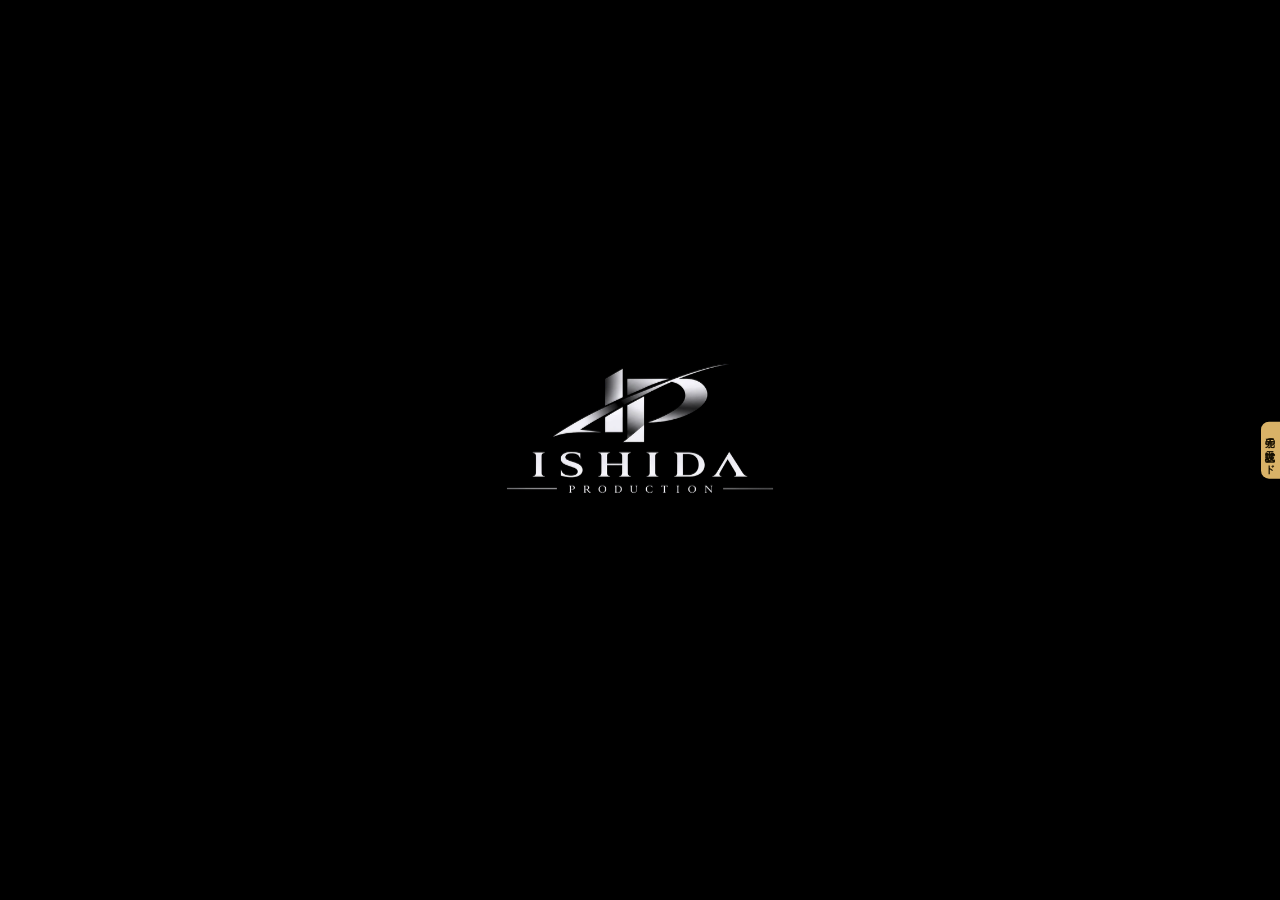
<file: index.html>
<!doctype html>
<html lang="ja">
<head>
<meta charset="utf-8">
<meta name="viewport" content="width=device-width,initial-scale=1,viewport-fit=cover">
<meta name="theme-color" content="#6aa6ff">
<meta name="color-scheme" content="light">
<meta name="apple-mobile-web-app-capable" content="yes">
<meta name="mobile-web-app-capable" content="yes">
<meta name="apple-mobile-web-app-status-bar-style" content="black-translucent">
<meta name="apple-mobile-web-app-title" content="XEVARION II">
<meta name="description" content="XEVARION II — NGX × ISHIDA Production">
<title>XEVARION II</title>
<link rel="manifest" href="manifest.webmanifest">
<link rel="icon" type="image/png" sizes="64x64" href="assets/brand/icon-64.png">
<link rel="apple-touch-icon" href="assets/brand/icon-180.png">
<link rel="modulepreload" href="core/boot.js">
<link rel="stylesheet" href="ui/tokens.css">
<link rel="stylesheet" href="ui/base.css">
<link rel="stylesheet" href="ui/components.css">
<link rel="stylesheet" href="portal/portal.css">
<link rel="stylesheet" href="portal/fx.css">
</head>
<body>
<div id="app"></div>
<noscript><p style="color:#fff;padding:24px">XEVARION II を遊ぶには JavaScript をオンにしてください。</p></noscript>
<script type="module" src="core/boot.js"></script>
</body>
</html>
</file>
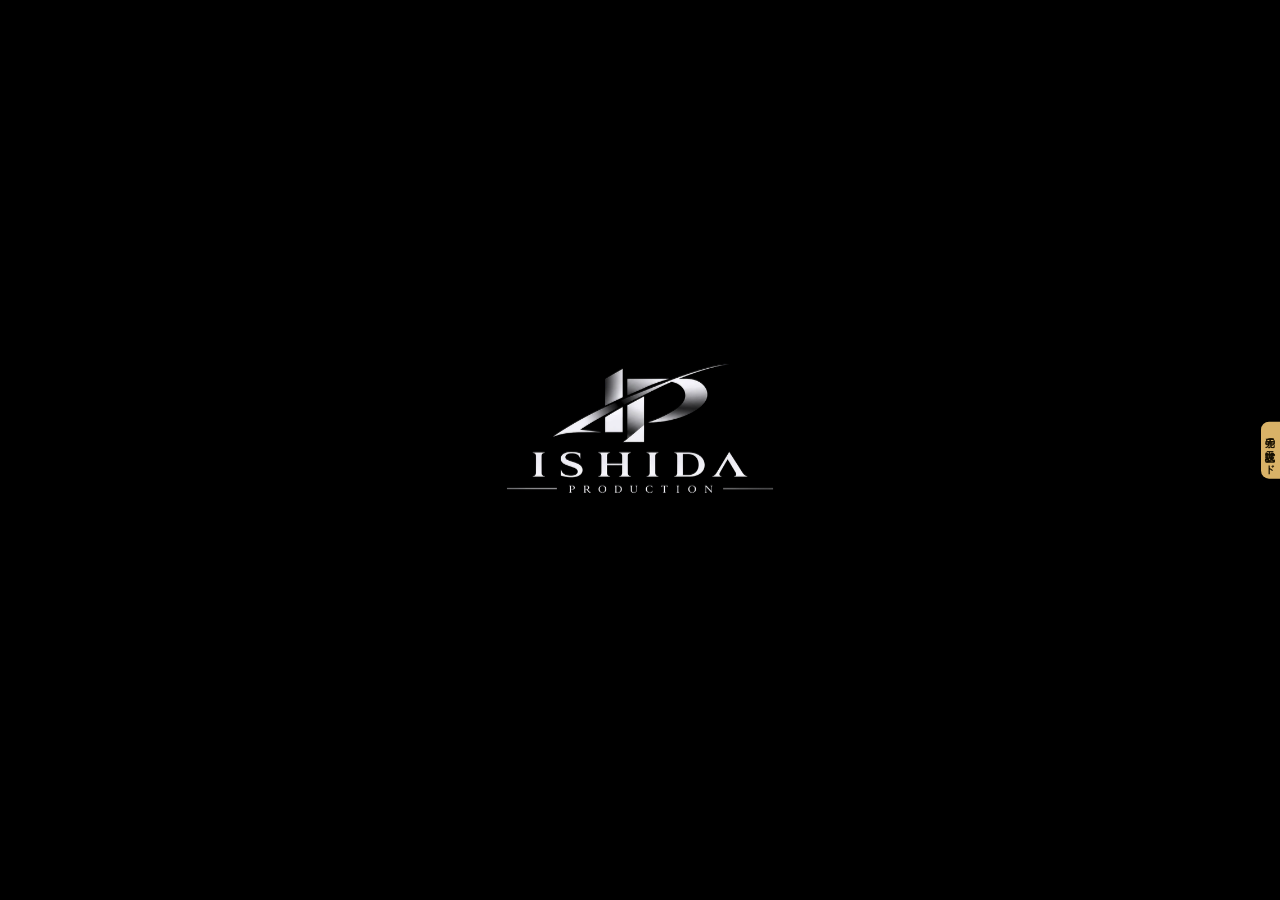
<file: apps/chainparty/index.html>
<!DOCTYPE html>
<html lang="ja">
<head>
  <meta charset="UTF-8" />
  <!-- ★ XEVARION II のアプリ：II の中（#/app/chain の iframe）でだけ動く。II の機能は親の window.X2（src/portal/bridge.js）だけを使う。
       直接開かれたら II の入口へ送る。初代の共通部品（xeva.js・xeva-cloud・game-link・各 SW・起動ロゴ・safebottom など）は読まない -->
  <script>
  (function () {
    var P = null;
    try { P = window.parent !== window ? window.parent.X2 : null; } catch (e) { P = null; }
    if (!P) {
      if (window.parent === window) location.replace('../../index.html#/app/chain');
      throw new Error('MagiChainParty は XEVARION II の中で開いてください');
    }
    window.X2 = P;
    P.attach(window); /* 余白・動作モード・省電力のコマ数 */
  })();
  </script>
  <meta name="viewport" content="width=device-width, initial-scale=1.0, minimum-scale=1.0, maximum-scale=1.0, user-scalable=no, viewport-fit=cover" />
  <title>MagiChainParty — チェインパーティ</title>
  <link rel="preconnect" href="https://fonts.googleapis.com">
  <link rel="preconnect" href="https://fonts.gstatic.com" crossorigin>
  <!-- はじめの画面と準備（MagiQuiz と同じ全画面）の字。Yacht・GuraPlate・Shift と同じ指定（読みこみを使い回せる） -->
  <link href="https://fonts.googleapis.com/css2?family=M+PLUS+Rounded+1c:wght@500;700;800;900&family=Baloo+2:wght@700;800&display=swap" rel="stylesheet">
  <link rel="stylesheet" href="css/style.css?v=1" />
  <link rel="stylesheet" href="css/front.css?v=1" />
</head>
<body>
  <!-- ══════════════════════════════════════════════════════════════
       MagiChainParty（2026-06 RENSA → 初代 XEVARION → 2026-11-23 XEVARION II へ移しかえ）
       ・はじめの画面と準備（① メンバー ② ルール）は MagiQuiz と同じ全画面（#front・js/chain-front.js）。色はロゴの紫〜ピンク
       ・オンライン（部屋番号）・順番きめ・ゲーム・あそびかた・勝利は初代のまま（js/game.js）。部屋は II の X2.rooms（js/online.js）
       ・連携・賞金・アイコンは II のパーティーの部品（window.X2）
       ══════════════════════════════════════════════════════════════ -->
  <div class="bgfx" aria-hidden="true"><i></i><i></i><i></i></div>

  <!-- ① はじめの画面・② 準備（全画面・中身は js/chain-front.js が描く） -->
  <div id="front" class="front">
    <div class="bg" aria-hidden="true"><i class="bg-rays"></i><i class="bg-grad"></i></div>
    <section id="titleScr" class="scr"></section>
    <section id="setupScr" class="scr"></section>
    <!-- アイコン・連携のシート -->
    <div id="fSheetOv" class="sov hidden"><div class="fsheet" id="fSheet"></div></div>
  </div>

  <!-- ===== オンライン対戦（部屋番号でつながる） ===== -->
  <section id="online" class="screen">
    <div class="setup-wrap">
      <header class="su-top">
        <button class="back-portal" id="ol-back"><svg viewBox="0 0 24 24" aria-hidden="true"><path d="M15 5l-7 7 7 7"/></svg>もどる</button>
      </header>
      <h1 class="page-title">オンライン<span>対戦</span></h1>
      <p class="tag">部屋番号でつながって、はなれた友だちと対戦！<br>勝つと <b>XEVA 賞金</b>がもらえます（XEVARION II のお財布へ）。</p>

      <div id="ol-home">
        <div class="su-card">
          <div class="su-title"><span class="su-ic"><svg viewBox="0 0 24 24" aria-hidden="true"><rect x="4" y="4" width="16" height="16" rx="4"/><path d="M12 8.5v7M8.5 12h7"/></svg></span>部屋をつくる<span class="su-hint">ホストになる</span></div>
          <p class="seg-note" style="margin-top:0">4桁の部屋番号が発行されます。友だちに伝えて参加してもらいましょう。</p>
          <button id="ol-create" class="primary">部屋をつくる（ホスト）</button>
        </div>
        <div class="su-card">
          <div class="su-title"><span class="su-ic"><svg viewBox="0 0 24 24" aria-hidden="true"><path d="M9 4.5 7.5 19.5M16.5 4.5 15 19.5M4.5 9h16M3.5 15h16"/></svg></span>部屋に参加する<span class="su-hint">番号を入力</span></div>
          <div class="ol-join">
            <input id="ol-code" inputmode="numeric" maxlength="4" placeholder="0000" />
            <button id="ol-join-btn" class="primary">参加</button>
          </div>
        </div>
        <!-- ★ II：オンライン対戦は、この端末の XEVARION II のアカウントで入る（紐づけの手間はいらない） -->
        <div class="su-card">
          <div class="su-title"><span class="su-ic"><svg viewBox="0 0 24 24" aria-hidden="true"><path d="M10 14a4 4 0 0 0 5.7 0l3-3a4 4 0 0 0-5.7-5.7l-1 1"/><path d="M14 10a4 4 0 0 0-5.7 0l-3 3a4 4 0 0 0 5.7 5.7l1-1"/></svg></span>アカウント<span class="su-hint">対戦に使う名前とアイコン</span></div>
          <div id="ol-linkbox" class="ol-linkbox"></div>
          <p class="seg-note" style="margin-bottom:0">この端末の <b>XEVARION II のアカウント</b>（表示名・パートナーの顔）で参加します。順位に応じた XEVA も届きます。</p>
        </div>
        <p id="ol-msg" class="ol-msg"></p>
      </div>

      <div id="ol-lobby" class="hidden">
        <div class="ol-roomcode">部屋番号 <b id="ol-roomnum">----</b></div>
        <p class="seg-note" style="text-align:center">この番号を友だちに伝えて参加してもらいましょう（最大6人・2人からスタート）。</p>
        <div class="su-card">
          <div class="su-title"><span class="su-ic"><svg viewBox="0 0 24 24" aria-hidden="true"><circle cx="9" cy="8.5" r="3.2"/><path d="M3.5 19.5c.4-3.6 2.6-5.6 5.5-5.6s5.1 2 5.5 5.6"/><circle cx="16.8" cy="9.4" r="2.5"/><path d="M15.6 14.1c2.6-.3 4.6 1.4 5 4.6"/></svg></span>参加者</div>
          <div id="ol-players"></div>
        </div>
        <div id="ol-host-opts" class="hidden">
          <div class="su-card">
            <div class="su-title"><span class="su-ic"><svg viewBox="0 0 24 24" aria-hidden="true"><path d="M4 7h10M18 7h2M4 12h4M12 12h8M4 17h12"/><circle cx="16" cy="7" r="2"/><circle cx="10" cy="12" r="2"/><circle cx="18" cy="17" r="2"/></svg></span>ゲームの設定<span class="su-hint">ホスト設定</span></div>
            <div class="opt-row">
              <span class="opt-lb">盤面の広さ</span>
              <div id="ol-size-seg" class="seg">
                <button data-s="6">小<small>6×6</small></button><button data-s="8" class="on">中<small>8×8</small></button><button data-s="10">大<small>10×10</small></button>
              </div>
            </div>
            <div class="opt-row">
              <span class="opt-lb">ラウンド制限</span>
              <div id="ol-round-seg" class="seg">
                <button data-r="0" class="on">なし</button><button data-r="10">10R</button><button data-r="15">15R</button><button data-r="20">20R</button>
              </div>
            </div>
          </div>
        </div>
      </div>
    </div>
    <div class="su-sticky ol" id="ol-sticky">
      <div class="ol-actions">
        <button id="ol-ready" class="ghost ready-btn hidden"><svg viewBox="0 0 24 24" aria-hidden="true"><path d="M8 11V6.5a1.5 1.5 0 0 1 3 0V11M11 10V5a1.5 1.5 0 0 1 3 0v5M14 10.5V6.5a1.5 1.5 0 0 1 3 0V14a6 6 0 0 1-6 6h-.6a5 5 0 0 1-4-2l-2.6-3.6a1.5 1.5 0 0 1 2.3-1.9L8 14"/></svg>準備する</button>
        <button id="ol-start" class="primary big hidden"><svg viewBox="0 0 24 24" aria-hidden="true"><path class="fl" d="M8 5.5v13l10.5-6.5z"/></svg>ゲーム開始（ホスト）</button>
      </div>
      <button id="ol-leave" class="leave-link"><svg viewBox="0 0 24 24" aria-hidden="true"><path d="M14 4h4a2 2 0 0 1 2 2v12a2 2 0 0 1-2 2h-4"/><path d="M10 16l-4-4 4-4M6 12h10"/></svg>部屋を出る</button>
    </div>
  </section>

  <!-- ===== 順番きめ ===== -->
  <section id="order" class="screen">
    <div class="order-card">
      <h2 id="order-title">順番をきめています…</h2>
      <div id="order-dice" class="order-dice">🎲</div>
      <div id="order-result" class="order-result"></div>
      <div id="order-actions" class="order-actions hidden">
        <button id="order-go" class="primary">この順番ではじめる！</button>
        <button id="order-redo" class="ghost"><svg viewBox="0 0 24 24" aria-hidden="true"><path d="M20 12a8 8 0 1 1-2.4-5.7"/><path d="M20 4.5V9h-4.5"/></svg>もう一度きめる</button>
      </div>
    </div>
  </section>

  <!-- ===== ゲーム ===== -->
  <section id="game" class="screen">
    <div class="g-top">
      <button id="menu-btn" class="corner-btn" aria-label="メニュー"><svg viewBox="0 0 24 24" aria-hidden="true"><path d="M5 7h14M5 12h14M5 17h14"/></svg></button>
      <!-- ★★ 2026-10-13 「だれの番か」をいつも盤の上に大きく（中身は game.js の updatePanels） -->
      <div class="g-mid">
        <div id="turn-banner" class="turn-banner" aria-live="polite"></div>
        <div id="round-info" class="round-info hidden"></div>
      </div>
      <button id="undo-btn" class="corner-btn undo" title="一手もどす" aria-label="一手もどす" disabled><svg viewBox="0 0 24 24" aria-hidden="true"><path d="M9 7 4.5 11.5 9 16"/><path d="M5 11.5h9a5 5 0 0 1 0 10h-2"/></svg></button>
    </div>
    <div id="player-bar"></div>
    <div id="table">
      <div id="board-area"><div id="board"></div><div id="burst" class="burst" aria-hidden="true"></div></div>
    </div>
    <div id="thinking" class="thinking hidden"><svg viewBox="0 0 24 24" aria-hidden="true"><rect x="5" y="7" width="14" height="11" rx="3"/><path d="M12 7V4.5M9.5 12h.01M14.5 12h.01M9.5 15.5h5"/></svg>CPU が考え中<span class="dots"><i></i><i></i><i></i></span></div>
  </section>

  <!-- ===== あそびかた（自分のペースで進むステップ式） ===== -->
  <div id="rules" class="modal hidden">
    <div class="modal-card">
      <button id="tut-x" class="modal-x" aria-label="とじる"><svg viewBox="0 0 24 24" aria-hidden="true"><path d="M7 7l10 10M17 7 7 17"/></svg></button>
      <h2 id="tut-title">あそびかた</h2>
      <div class="tut-progress">ステップ <span id="tut-n">1</span> / <span id="tut-total">7</span></div>

      <div id="tut-stage" class="tut-stage"></div>
      <div id="tut-cap" class="demo-cap"></div>
      <div id="tut-extra" class="tut-extra"></div>

      <div class="tut-nav">
        <button id="tut-prev" class="ghost"><svg viewBox="0 0 24 24" aria-hidden="true"><path d="M15 5l-7 7 7 7"/></svg>もどる</button>
        <button id="tut-replay" class="ghost"><svg viewBox="0 0 24 24" aria-hidden="true"><path d="M20 12a8 8 0 1 1-2.4-5.7"/><path d="M20 4.5V9h-4.5"/></svg>もう一度</button>
        <button id="tut-next" class="primary">つぎへ<svg viewBox="0 0 24 24" aria-hidden="true"><path d="M9 5l7 7-7 7"/></svg></button>
      </div>
    </div>
  </div>

  <!-- ===== 勝利 ===== -->
  <div id="win" class="modal hidden">
    <div class="modal-card win-card">
      <div id="win-emoji" class="win-emoji">🏆</div>
      <h2 id="win-title">勝者</h2>
      <p id="win-sub" class="win-sub">盤上に残ったのは1色だけ！</p>
      <div id="win-stats" class="win-stats"></div>
      <button id="play-again" class="primary"><svg viewBox="0 0 24 24" aria-hidden="true"><path d="M20 12a8 8 0 1 1-2.4-5.7"/><path d="M20 4.5V9h-4.5"/></svg>もう一度あそぶ</button>
      <button id="back-setup" class="ghost"><svg viewBox="0 0 24 24" aria-hidden="true"><path d="M4 7h10M18 7h2M4 12h4M12 12h8M4 17h12"/><circle cx="16" cy="7" r="2"/><circle cx="10" cy="12" r="2"/><circle cx="18" cy="17" r="2"/></svg>設定にもどる</button>
    </div>
  </div>

  <!-- お知らせトースト -->
  <div id="toast" class="toast"></div>
  <div id="fx" class="fx" aria-hidden="true"></div>

  <script src="js/online.js?v=1"></script>
  <script src="js/game.js?v=1"></script>
  <script src="js/chain-front.js?v=1"></script>
  <script>
  /* game.js の DOMContentLoaded（席の情報の読みこみ）のあとで、はじめの画面を出す */
  window.addEventListener("DOMContentLoaded", function () {
    ChainFront.init();
    ChainFront.showTitle();
    /* 字（Web フォント）がそろったら II のロード画面を消す（1.5 秒まで待つ） */
    var fonts = document.fonts && document.fonts.ready ? document.fonts.ready : Promise.resolve();
    Promise.race([fonts, new Promise(function (r) { setTimeout(r, 1500); })]).then(function () {
      requestAnimationFrame(function () { X2.ready(); });
    });
  });
  </script>
</body>
</html>
</file>
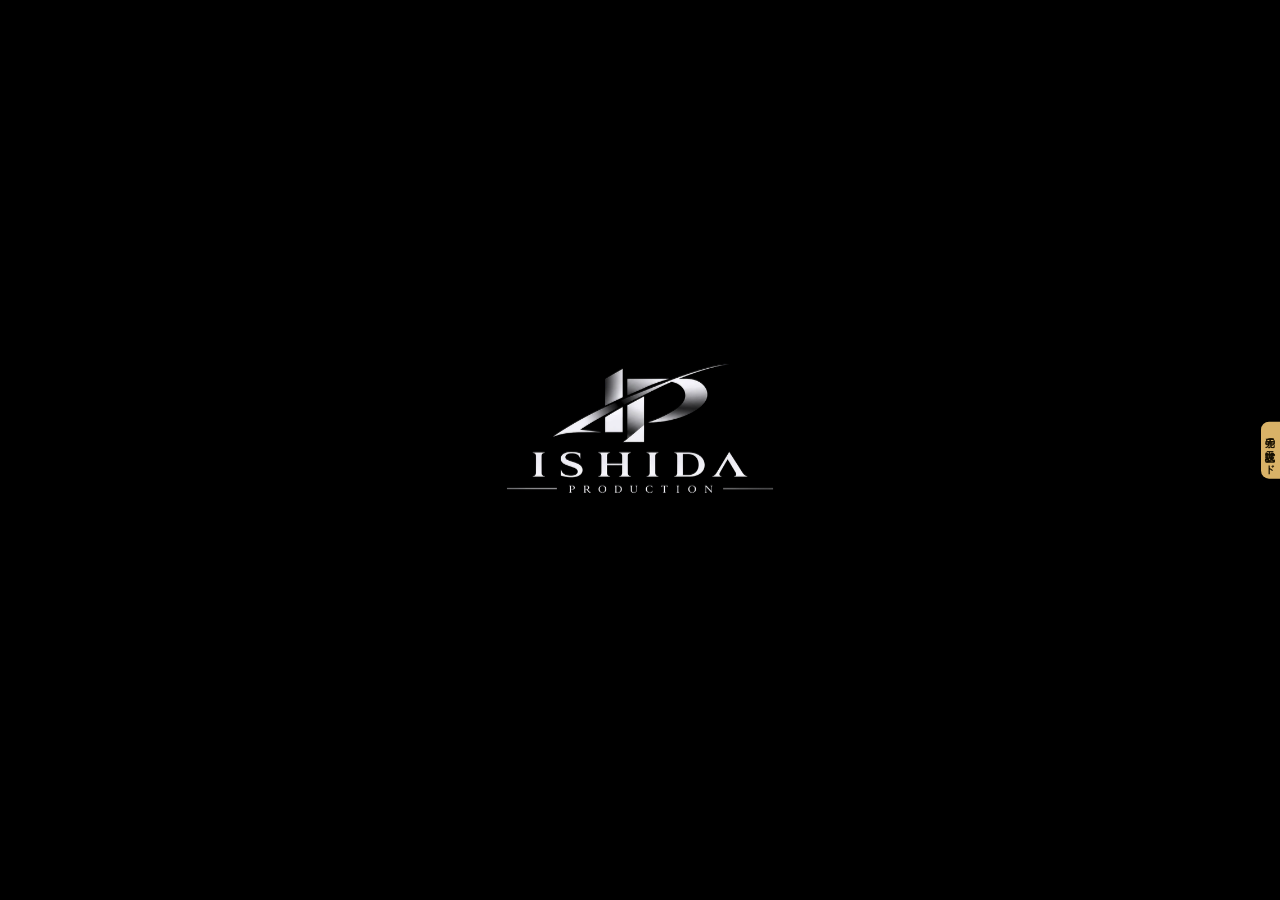
<file: apps/derby/index.html>
<!DOCTYPE html>
<html lang="ja">
<head>
<meta charset="UTF-8" />
<!-- ★ XEVARION II のアプリ：II の中（#/app/derby の iframe）でだけ動く。II の機能は親の window.X2（src/portal/bridge.js）だけを使う。
     直接開かれたら II の入口へ送る。初代の共通部品（maintenance-gate・xeva.js・xeva-cloud・xevarion-fb・SW・起動ロゴ・safebottom・xeva-loading・xeva-presence・xeva-back）は読まない -->
<script>
(function () {
  var P = null;
  try { P = window.parent !== window ? window.parent.X2 : null; } catch (e) { P = null; }
  if (!P) {
    if (window.parent === window) location.replace('../../index.html#/app/derby');
    throw new Error('MagiDerby は XEVARION II の中で開いてください');
  }
  window.X2 = P;
  P.attach(window); /* 余白・動作モード・省電力のコマ数 */
})();
</script>
<meta name="viewport" content="width=device-width, initial-scale=1.0, viewport-fit=cover" />
<title>MagiDerby — 競馬 GⅠ</title>
<link rel="preconnect" href="https://fonts.googleapis.com">
<link rel="preconnect" href="https://fonts.gstatic.com" crossorigin>
<link href="https://fonts.googleapis.com/css2?family=Noto+Sans+JP:wght@400;700;900&family=Shippori+Mincho+B1:wght@700;800&family=Barlow+Condensed:wght@600;700;800&display=swap" rel="stylesheet">
<link rel="stylesheet" href="css/md.css?v=1" />
<!-- ══════════════════════════════════════════════════════════════
     MagiDerby（XEVARION II）＝初代 MagiDerby の中身（2026-10-20 新作 → 2026-11-23 XEVARION II へ移しかえ）
     ・実際の JRA 平地 GⅠ に XEVA で賭ける。出馬表・オッズ・結果・払戻金は PC の自動取得（初代の MagiDerby/collector/derby.py）が
       初代のリポジトリの magiscope-data ブランチの derby/ に置いたものを<b>そのまま読む</b>（第4回の決定：PC タスクは直さない）。
     ・お金は初代のまま（2026-11-23 ご回答）：1 XEVA ＝ 1円・払い戻しは実際の払戻金どおり・1レース 100,000 XEVA まで。
       買う＝X2.spend・払い戻し＝X2.earn（APPS の earnCap で上限を広げてある）。
     ・締切は発走の2分前。判定は端末の時計ではなくサーバーの時刻（clock.txt の Date ヘッダー。★ clock.txt は SW の一覧に入れない＝tools/release.py）。
       オフラインでも買える（いちばん遅い見積もりの時刻で締切を確かめる・精算のときに測り直す＝md-bet.js）。
     ・馬券の記録は II のアカウントで同期（X2.appData・合わせ方は core/merge.js の mergeDerby＝初代と同じ）。
     ・ホームとアプリの一覧の「発売中・締切間近・結果」の札は II の portal/derby-sign.js（発売の決まりを変えたら、あちらも）。
     ══════════════════════════════════════════════════════════════ -->
</head>
<body>
<header class="hd">
  <button class="hd-back" data-a="home" aria-label="XEVARION II へもどる"><svg viewBox="0 0 24 24" aria-hidden="true"><path d="M15 18l-6-6 6-6"/></svg><span>XEVARION II</span></button>
  <div class="hd-logo">
    <img class="hd-ic" src="../../assets/apps/derby-96.webp" alt="" width="30" height="30">
    <b>MagiDerby</b><small>競馬 GⅠ</small>
  </div>
  <span class="hd-pill" title="XEVA"><img src="../../assets/ui/xeva-64.webp" alt="XEVA"><span id="hdXeva">0</span></span>
  <span class="hd-pill hd-clk" title="サーバーの時刻（締切はこの時刻で判定）"><i id="hdSync"></i><span id="hdClock">--:--:--</span></span>
  <!-- ライブ配信へのショートカット（JRA 公式の無料ライブ）・使い方（アニメ）と馬券の種類 -->
  <a class="hd-ic2 lv" href="https://www.jra.go.jp/tvradio/racelive/" target="_blank" rel="noopener" title="ライブ配信（JRA 公式・無料）" aria-label="ライブ配信（JRA 公式・無料）"><i></i>LIVE</a>
  <button class="hd-ic2" data-a="help" title="使い方・馬券の種類" aria-label="使い方・馬券の種類"><b>？</b><span>使い方</span></button>
  <!-- 成績は上の「マイページ」から -->
  <button class="hd-my" data-a="mypage" aria-label="マイページ" title="マイページ（成績）"><svg viewBox="0 0 24 24" aria-hidden="true"><circle cx="12" cy="8.2" r="3.8"/><path d="M4.5 20.2c.8-4 3.9-6.2 7.5-6.2s6.7 2.2 7.5 6.2"/></svg><span>マイページ</span></button>
</header>
<div class="offbar" id="offBar" hidden>📴 オフライン：手元に控えた情報を表示しています（馬券は買えます・つながったら同期します）</div>
<nav class="tabs" aria-label="画面">
  <button data-tab="home" class="on">G1 レース</button>
  <button data-tab="tickets">馬券</button>
  <button data-tab="data">データ</button>
</nav>
<main id="main"></main>
<div id="race" class="race" hidden></div>
<div class="sheet" id="sheet"></div>
<div id="toasts"></div>

<script src="js/md-data.js?v=1"></script>
<script src="js/md-net.js?v=1"></script>
<script src="js/md-bet.js?v=1"></script>
<script src="js/md-race.js?v=1"></script>
<script src="js/md-ui.js?v=1"></script>
<script src="js/md-help.js?v=1"></script><!-- 使い方（アニメ）・馬券の種類 -->
<script src="js/md-intro.js?v=1"></script><!-- GⅠ を押したときのレース名の演出 -->
<script>
  /* 字（Web フォント）がそろったら II のロード画面を消す（1.5 秒まで待つ） */
  (function () {
    var fonts = document.fonts && document.fonts.ready ? document.fonts.ready : Promise.resolve();
    Promise.race([fonts, new Promise(function (r) { setTimeout(r, 1500); })]).then(function () {
      requestAnimationFrame(function () { X2.ready(); });
    });
  })();
</script>
</body>
</html>
</file>
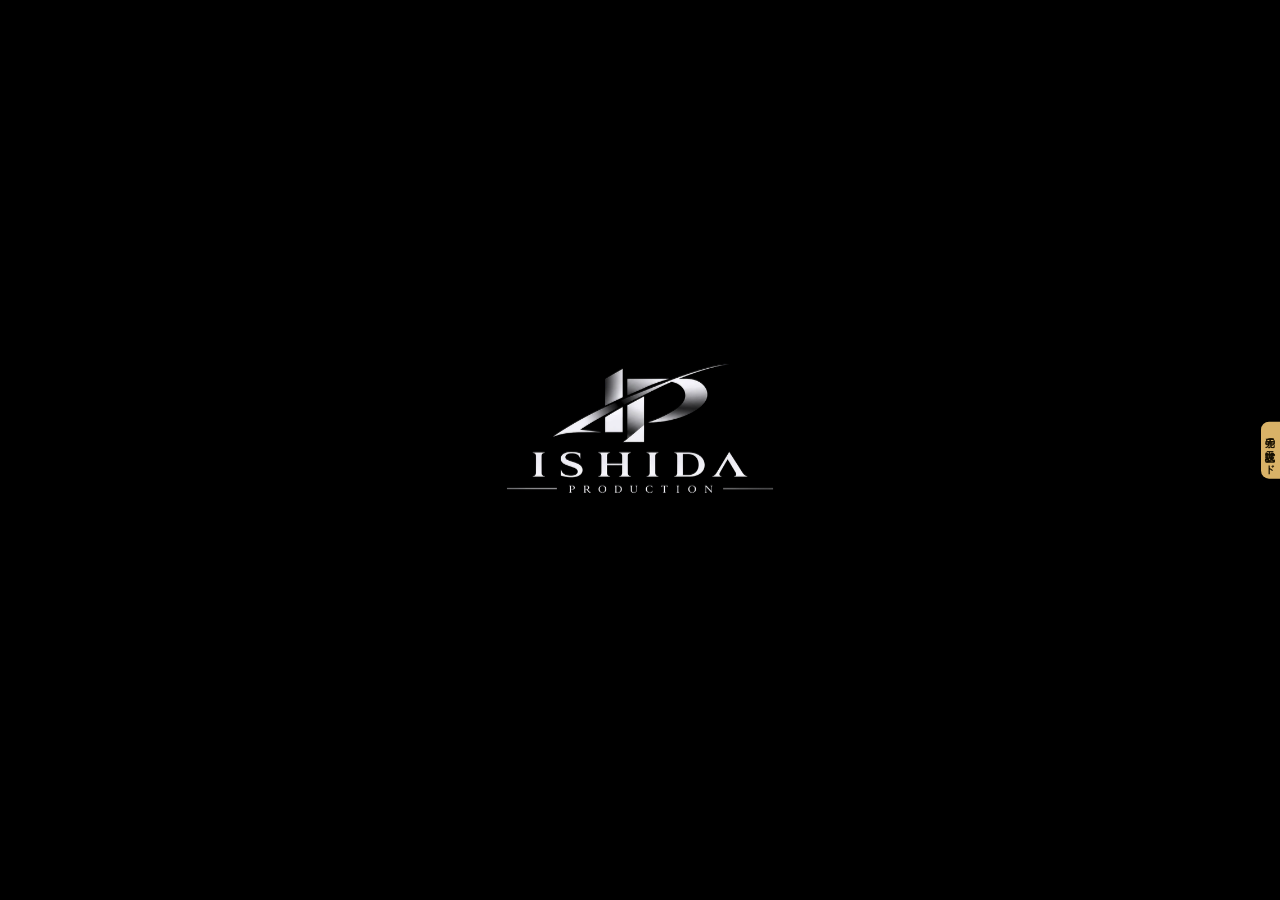
<file: apps/guraplate/index.html>
<!doctype html>
<html lang="ja">
<head>
<meta charset="utf-8">
<!-- ★ XEVARION II のアプリ：II の中（#/app/gura の iframe）でだけ動く。II の機能は親の window.X2（src/portal/bridge.js）だけを使う。
     直接開かれたら II の入口へ送る。初代の共通部品（xeva.js・xeva-cloud・game-link・各 SW・起動ロゴ・safebottom など）は読まない -->
<script>
(function () {
  var P = null;
  try { P = window.parent !== window ? window.parent.X2 : null; } catch (e) { P = null; }
  if (!P) {
    if (window.parent === window) location.replace('../../index.html#/app/gura');
    throw new Error('MagiGura Plate は XEVARION II の中で開いてください');
  }
  window.X2 = P;
  P.attach(window); /* 余白・動作モード・省電力のコマ数 */
})();
</script>
<meta name="viewport" content="width=device-width, initial-scale=1, maximum-scale=1, user-scalable=no, viewport-fit=cover">
<title>MagiGura Plate</title>
<link rel="preconnect" href="https://fonts.googleapis.com">
<link rel="preconnect" href="https://fonts.gstatic.com" crossorigin>
<link href="https://fonts.googleapis.com/css2?family=M+PLUS+Rounded+1c:wght@500;700;800;900&family=Baloo+2:wght@700;800&display=swap" rel="stylesheet">
<link rel="stylesheet" href="css/style.css?v=1">
<link rel="stylesheet" href="css/xevarion.css?v=1">
</head>
<body data-scr="titleScr">
<!-- ══════════════════════════════════════════════════════════════
     MagiGura Plate（2026-11-16 新作 → 11-17 初代 XEVARION へ → 2026-11-23 XEVARION II へ移しかえ・中身はそのまま）
     ・はじめの画面と準備の3段（① メンバー ② 席 ③ ルール）は全画面（#front・js/setup.js）。色はロゴの青
     ・メンバーの連携・賞金は II のパーティーの部品（js/account.js → window.X2）
     ・BGM（js/bgm.js）：オリジナル曲／自分の曲（この端末だけ）／オフ
     ・ゲームのルール・物理（js/physics.js・render.js・audio.js）は初代と同じ
     ══════════════════════════════════════════════════════════════ -->
<canvas id="cv"></canvas>
<div id="probe"></div>
<div id="seats"></div>
<div id="fly"></div>
<button id="menuBtn" class="hidden" aria-label="メニュー"><i></i><i></i><i></i></button>

<!-- はじめの画面・準備（全画面・中身は js/setup.js が描く） -->
<div id="front" class="front on">
  <div class="bg" aria-hidden="true"><i class="bg-rays"></i><i class="bg-grad"></i></div>
  <section id="titleScr" class="scr"></section>
  <section id="setupScr" class="scr"></section>
</div>

<!-- あそびかた -->
<div id="howto" class="ov hidden">
  <div class="panel wide">
    <h2>あそびかた</h2>
    <ol class="steps">
      <li>自分の番がきたら、手持ちのコマを1つ<b>皿まで引っぱって</b>置く。<small>四角・三角・棒は<b>向きを変えられる</b>。手持ちをタップするか、つまんだまま<b>もう1本の指でひねる</b>（タップなら少しずつ）。</small></li>
      <li>コマの<b>上にも置ける</b>（2段まで）。<small>上のコマのまん中が、下のコマに乗っていること。乗せられるコマは<b>黄色く光る</b>。</small></li>
      <li>皿は重さで<b>かたむく</b>。かたむきすぎるとコマが<b>すべって落ちる</b>。</li>
      <li>落ちたコマは、<b>落とした人の手持ち</b>になる。</li>
      <li>手持ちを<b>全部置いた人の勝ち</b>。</li>
    </ol>
    <div class="legend" id="legend"></div>
    <p class="tip">コマが増えるほど皿はグラグラになります。まん中の水準器の<b>泡は高い側（軽い側）</b>へ動きます。泡が色の輪を越えると、その色のコマがすべり出します。</p>
    <p class="tip">重ねたコマは、<b>下のコマの材質</b>ですべりやすさが変わります（氷の上はよくすべる・ゴムの上は止まる・木の上は皿と同じ）。下のコマがすべると上のコマもいっしょに運ばれます。高く積むほど皿はグラグラになります。</p>
    <p class="tip"><b>メンバーと席</b>：名前・アイコン・座る場所（iPad のまわりの10か所）を決められます。番は席の<b>時計まわり</b>。XEVARION II のアカウントと連携するか「この端末の本人」にすると、<b>順位で XEVA</b>がもらえます。</p>
    <button id="howClose" class="big">とじる</button>
  </div>
</div>

<!-- メニュー -->
<div id="menu" class="ov hidden">
  <div class="panel narrow">
    <h2>メニュー</h2>
    <button id="mResume" class="big">つづける</button>
    <button id="mRestart" class="sub wide">はじめから</button>
    <button id="mTitle" class="sub wide">はじめの画面へ（メンバーと席）</button>
    <button id="mHow" class="sub wide">あそびかた</button>
    <button id="mBgm" class="sub wide">BGM：オリジナル曲</button>
    <button id="mSound" class="sub wide">効果音：ON</button>
  </div>
</div>

<!-- けっか -->
<div id="over" class="ov hidden">
  <div class="panel narrow" id="overPanel">
    <div class="crown"></div>
    <h2 id="overTitle" class="otitle"></h2>
    <ol id="rank" class="rank"></ol>
    <p class="hint" id="overNote"></p>
    <button id="againBtn" class="big">もういちど</button>
    <button id="backBtn" class="sub wide">はじめの画面へ</button>
  </div>
</div>

<!-- アイコン・連携・記録・設定のシート -->
<div id="sheetOv" class="sov hidden"><div class="sheet" id="sheet"></div></div>
<div id="toast" class="toast" role="status" aria-live="polite"></div>
<!-- 自分の曲をえらぶ（この端末にだけ入れる） -->
<input type="file" id="bgmFile" accept="audio/*,.m4a,.mp3,.aac,.wav,.ogg" hidden>

<script src="js/physics.js?v=1"></script>
<script src="js/render.js?v=1"></script>
<script src="js/audio.js?v=1"></script>
<script src="js/bgm.js?v=1"></script>
<script src="js/account.js?v=1"></script>
<script src="js/setup.js?v=1"></script>
<script src="js/game.js?v=1"></script>
<script>
(function () {
  /* 字（Web フォント）がそろったら II のロード画面を消す（1.5 秒まで待つ） */
  var fonts = document.fonts && document.fonts.ready ? document.fonts.ready : Promise.resolve();
  Promise.race([fonts, new Promise(function (r) { setTimeout(r, 1500); })]).then(function () {
    requestAnimationFrame(function () { X2.ready(); });
  });
})();
</script>
</body>
</html>
</file>
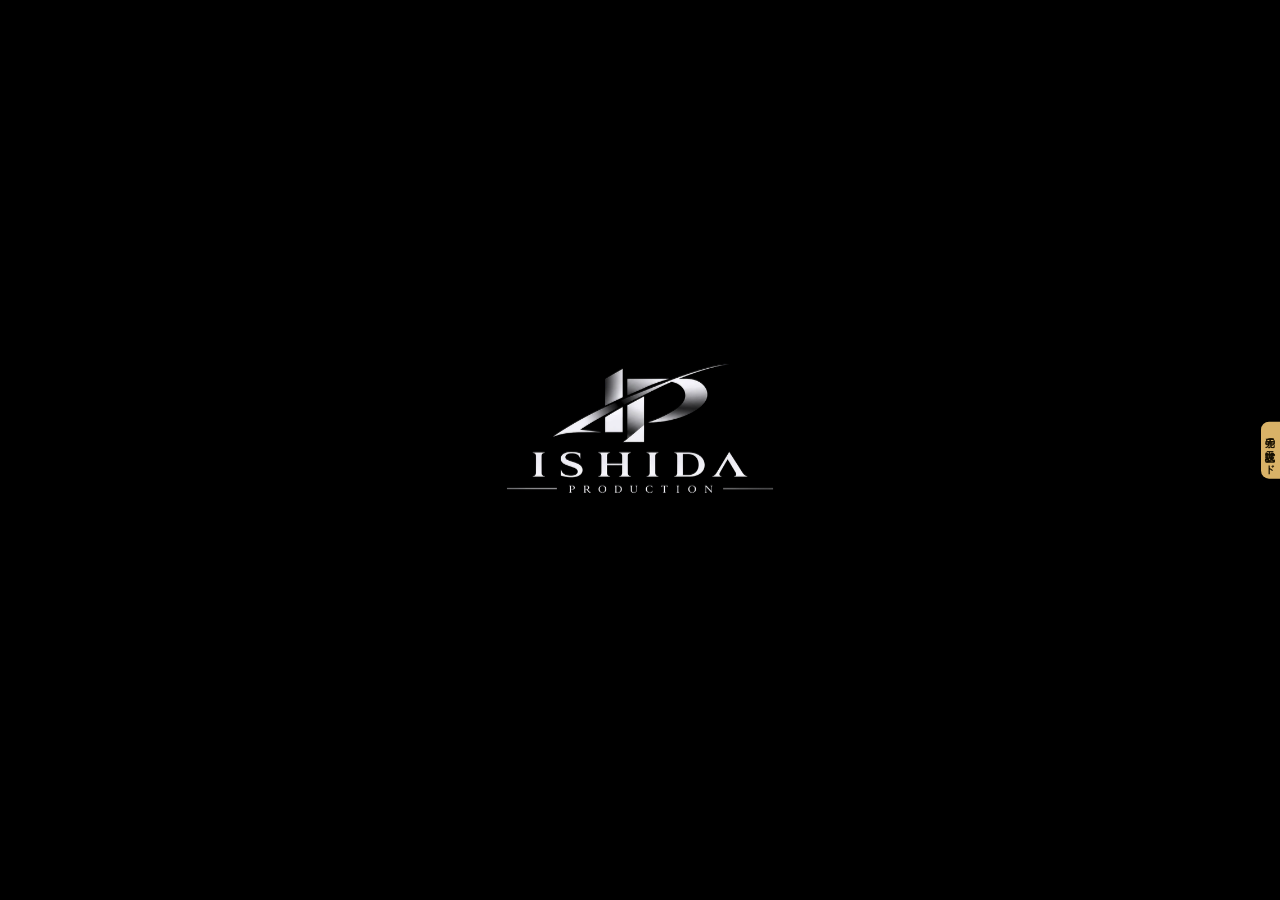
<file: apps/lex/index.html>
<!DOCTYPE html>
<html lang="ja">
<head>
<meta charset="UTF-8" />
<!-- ★ XEVARION II のアプリ：II の中（#/app/lex の iframe）でだけ動く。II の機能は親の window.X2（src/portal/bridge.js）だけを使う。
     直接開かれたら II の入口へ送る。初代の共通部品（xeva.js・xeva-cloud・xevarion-fb・SW・起動ロゴ・safebottom・xeva-tour など）は読まない -->
<script>
(function () {
  var P = null;
  try { P = window.parent !== window ? window.parent.X2 : null; } catch (e) { P = null; }
  if (!P) {
    if (window.parent === window) location.replace('../../index.html#/app/lex');
    throw new Error('MagiLex は XEVARION II の中で開いてください');
  }
  window.X2 = P;
  P.attach(window); /* 余白・動作モード・省電力のコマ数 */
})();
</script>
<meta name="viewport" content="width=device-width, initial-scale=1.0, viewport-fit=cover" />
<title>MagiLex — 難関化学の問題集</title>
<link rel="preconnect" href="https://fonts.googleapis.com">
<link rel="preconnect" href="https://fonts.gstatic.com" crossorigin>
<link href="https://fonts.googleapis.com/css2?family=M+PLUS+Rounded+1c:wght@500;700;800;900&display=swap" rel="stylesheet">
<link rel="stylesheet" href="css/mcl.css?v=1" />
</head>
<body>
<!-- ══════════════════════════════════════════════════════════════
     MagiLex（XEVARION II）＝初代 MagiChemLex の中身（2026-10-06 新作 → 2026-11-23 XEVARION II へ移しかえ）
     ・決めたこと（2026-11-20・11-23 ご回答）：II の MagiLex の中身は MagiChemLex だけ。見た目は ChemLex のまま・名前だけ MagiLex。
       問題の置き場は MagiQuiz と分ける。追加の機能はケミカル・ルートとビンゴだけ（フラッシュカード・模試の冊子・特設予想問題・WP 交換所は入れない）。
     ・学習の記録は II のアカウントで同期（X2.appData・混ぜ方は core/merge.js の mergeLex）。XEVA などのごほうびは X2.earn で本人のお財布へ。
     ・ナビは ケミィ ＋ II のキャラ（持っている子）。★ 大学名・年度・学部名などの固有名詞は出さない（ChemLex の決まりのまま）。
     ══════════════════════════════════════════════════════════════ -->
<div id="app">
  <header class="hd">
    <button class="hd-back" data-a="home" aria-label="XEVARION II へもどる"><svg class="di" viewBox="0 0 24 24" aria-hidden="true"><path class="f" d="M15 18l-6-6 6-6"/></svg>XEVARION II</button>
    <div class="hd-brand"><img src="../../assets/apps/lex-96.webp" alt=""><b>MagiLex</b></div>
    <span class="hd-ev" id="hdEv" hidden></span>
    <span class="hd-xeva" title="所持 XEVA"><img src="../../assets/ui/xeva-64.webp" alt="XEVA"><span id="hdXevaV">0</span></span>
    <button class="hd-gear" data-a="settings" aria-label="設定"><svg class="di" viewBox="0 0 24 24" aria-hidden="true"><circle class="b" cx="12" cy="12" r="7"/><circle class="f" cx="12" cy="12" r="3"/><path class="f" d="M12 2.8v2.6M12 18.6v2.6M4.6 4.6l1.9 1.9M17.5 17.5l1.9 1.9M2.8 12h2.6M18.6 12h2.6M4.6 19.4l1.9-1.9M17.5 6.5l1.9-1.9"/></svg></button>
  </header>
  <main class="main" id="main"></main>
  <nav class="tabbar" id="tabbar" aria-label="メニュー">
    <button data-a="tab" data-tab="home"><svg class="di" viewBox="0 0 24 24" aria-hidden="true"><path class="b" d="M4.5 11.4 12 5.3l7.5 6.1V20h-15z"/><path class="f" d="M3 11.2 12 4l9 7.2"/><path class="f" d="M5.2 10v10h13.6V10"/><path class="f" d="M10 20v-5.2h4V20"/></svg>ホーム</button>
    <button data-a="tab" data-tab="sets"><svg class="di" viewBox="0 0 24 24" aria-hidden="true"><rect class="b" x="6" y="3.5" width="14" height="13" rx="2.2"/><path class="f" d="M8 3h10.5A2.5 2.5 0 0 1 21 5.5V14"/><rect class="f" x="3" y="6.5" width="15" height="14" rx="2.4"/><path class="f" d="M6.5 11h8M6.5 14.5h5.5"/></svg>問題</button>
    <button data-a="tab" data-tab="review"><svg class="di" viewBox="0 0 24 24" aria-hidden="true"><circle class="b" cx="12" cy="12" r="7.6"/><path class="f" d="M19.4 13.3A7.6 7.6 0 0 1 6 17.4"/><path class="f" d="M4.6 10.7A7.6 7.6 0 0 1 18 6.6"/><path class="f" d="M18.4 3v3.9h-3.9M5.6 21v-3.9h3.9"/></svg>復習</button>
    <button data-a="tab" data-tab="stats"><svg class="di" viewBox="0 0 24 24" aria-hidden="true"><rect class="b" x="4.5" y="11" width="4" height="9" rx="1.2"/><rect class="b" x="10" y="5" width="4" height="15" rx="1.2"/><rect class="b" x="15.5" y="13" width="4" height="7" rx="1.2"/><path class="f" d="M3 21h18"/><rect class="f" x="4.5" y="11" width="4" height="9" rx="1.2"/><rect class="f" x="10" y="5" width="4" height="15" rx="1.2"/><rect class="f" x="15.5" y="13" width="4" height="7" rx="1.2"/></svg>記録</button>
    <button data-a="tab" data-tab="tools"><svg class="di" viewBox="0 0 24 24" aria-hidden="true"><path class="b" d="M6.2 20.6h11.6a1.5 1.5 0 0 0 1.3-2.3L15.4 12H8.6l-3.7 6.3a1.5 1.5 0 0 0 1.3 2.3z"/><path class="f" d="M9 3h6M10 3v6.6l-5.4 9A2 2 0 0 0 6.3 21.6h11.4a2 2 0 0 0 1.7-3l-5.4-9V3"/><circle class="a" cx="10.6" cy="16.4" r="1.1"/><circle class="a" cx="13.9" cy="18.2" r=".8"/></svg>ツール</button>
  </nav>
</div>
<!-- 演習（全画面） -->
<div class="play" id="play" hidden></div>
<!-- 下から出るシート・お知らせ・紙ふぶき -->
<div class="sheet" id="sheet"></div>
<div id="toasts"></div>
<div id="fx"></div>

<!-- 問題（難関・標準・基礎セットの改題と関連問題）。最後に MCL_DATA.finalize() -->
<script src="js/mcl-data.js?v=1"></script>
<script src="js/mcl-data2.js?v=1"></script>
<script src="js/mcl-data3.js?v=1"></script>
<script src="js/mcl-data4.js?v=1"></script>
<script src="js/mcl-data5.js?v=1"></script>
<script src="js/mcl-data6.js?v=1"></script>
<script src="js/mcl-data7.js?v=1"></script>
<script src="js/mcl-data8.js?v=1"></script>
<script src="js/mcl-data9.js?v=1"></script>
<script src="js/mcl-data10.js?v=1"></script>
<script src="js/mcl-data11.js?v=1"></script>
<script src="js/mcl-data12.js?v=1"></script>
<script src="js/mcl-core.js?v=1"></script>
<script src="js/mcl-fig.js?v=1"></script>
<script src="js/mcl-fig2.js?v=1"></script>
<script src="js/mcl-fig3.js?v=1"></script>
<script src="js/mcl-fig4.js?v=1"></script>
<script src="js/mcl-fig5.js?v=1"></script>
<script src="js/mcl-ui.js?v=1"></script>
<script src="js/mcl-bingo.js?v=1"></script><!-- ビンゴカード（ごほうびは II のお財布へ） -->
<script src="js/mcl-route.js?v=1"></script><!-- ケミカル・ルート（反応経路スコアアタック） -->
<script>
  /* 字（Web フォント）がそろったら II のロード画面を消す（1.5 秒まで待つ） */
  (function () {
    var fonts = document.fonts && document.fonts.ready ? document.fonts.ready : Promise.resolve();
    Promise.race([fonts, new Promise(function (r) { setTimeout(r, 1500); })]).then(function () {
      requestAnimationFrame(function () { X2.ready(); });
    });
  })();
</script>
</body>
</html>
</file>
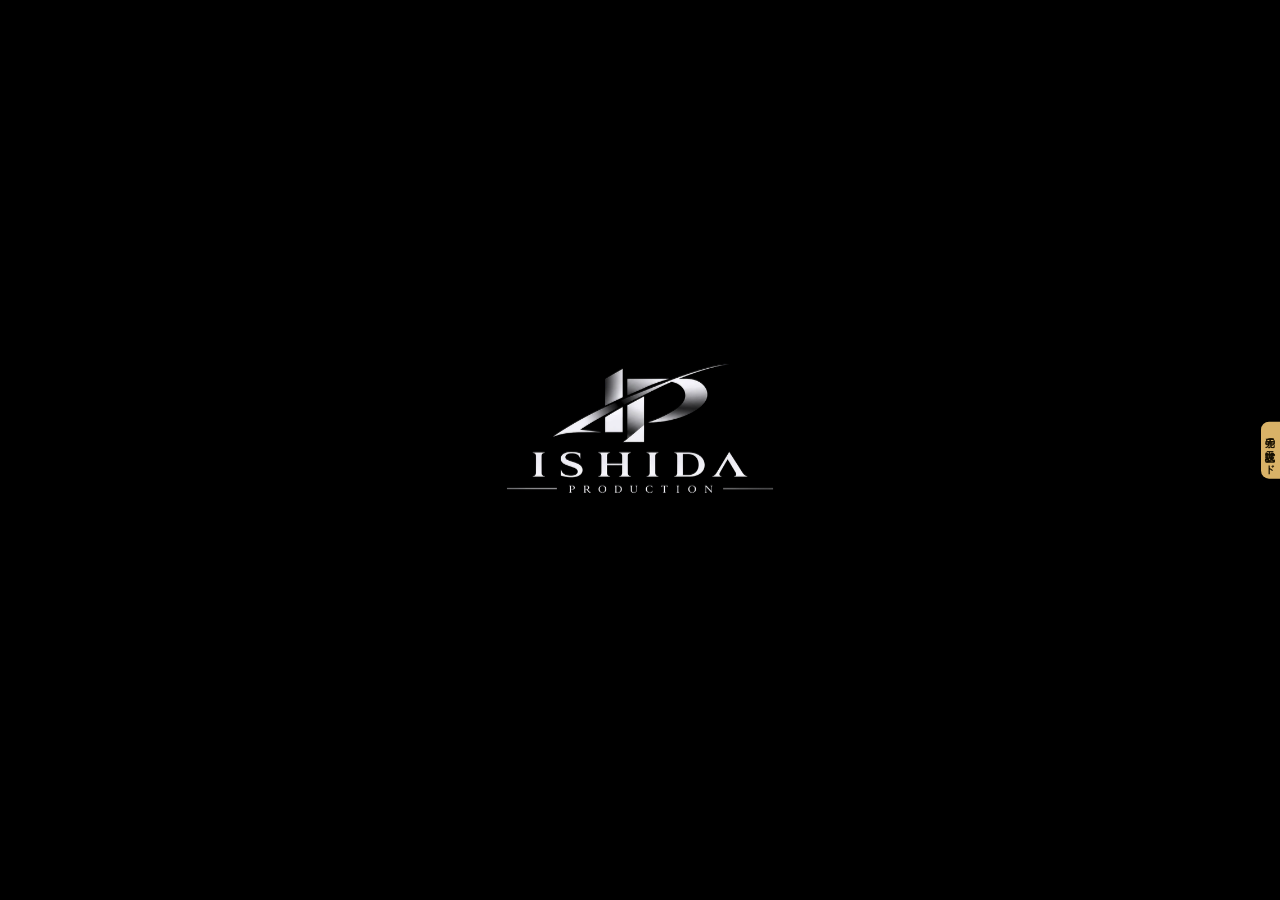
<file: apps/quiz/index.html>
<!DOCTYPE html>
<html lang="ja">
<head>
  <meta charset="UTF-8" />
  <!-- ★ XEVARION II のアプリ：II の中（#/app/quiz の iframe）でだけ動く。II の機能は親の window.X2（src/portal/bridge.js）だけを使う。
       直接開かれたら II の入口へ送る。初代の共通部品（xeva.js・xeva-cloud・xevarion-fb・game-link・SW・起動ロゴ・safebottom など）は読まない -->
  <script>
  (function () {
    var P = null;
    try { P = window.parent !== window ? window.parent.X2 : null; } catch (e) { P = null; }
    if (!P) {
      if (window.parent === window) location.replace('../../index.html#/app/quiz');
      throw new Error('MagiQuiz は XEVARION II の中で開いてください');
    }
    window.X2 = P;
    P.attach(window); /* 余白・動作モード・省電力のコマ数 */
  })();
  </script>
  <meta name="viewport" content="width=device-width, initial-scale=1.0, maximum-scale=1.0, viewport-fit=cover" />
  <title>MagiQuiz</title>
  <link rel="preconnect" href="https://fonts.googleapis.com">
  <link rel="preconnect" href="https://fonts.gstatic.com" crossorigin>
  <link href="https://fonts.googleapis.com/css2?family=M+PLUS+Rounded+1c:wght@500;700;800;900&family=Baloo+2:wght@700;800&display=swap" rel="stylesheet">
  <link rel="stylesheet" href="css/quiz.css?v=1" />
</head>
<body>
<!-- ══════════════════════════════════════════════════════════════
     MagiQuiz（2026-10-23 新作 → 11-05 全面作り直し → 2026-11-23 XEVARION II へ移しかえ）
     ・遊び方は4つ：見えない爆弾／早押しバトル／クイズタワー／スコアアタック。2台で対戦も。中身は初代のまま
     ・問題は化学の基礎セット1〜4 の改題 196問（初代 MagiChemLex から問題と部品ごと写した＝js/quiz-qdata.js・js/quiz-chem.js）
     ・連携・賞金・アイコンは II のパーティーの部品、司会は II のキャラ、2台で対戦は II の部屋（window.X2）
     ・画面の中身はぜんぶ JS で描く：quiz-ui.js（タイトル・準備・記録）／quiz-play.js（試合）／quiz-result.js（結果）
     ══════════════════════════════════════════════════════════════ -->
<div class="bg" aria-hidden="true"><i class="bg-rays"></i><i class="bg-grad"></i></div>

<section id="title" class="scr"></section>
<section id="setup" class="scr"></section>
<section id="turn" class="scr"></section>
<section id="play" class="scr"></section>
<section id="result" class="scr"></section>
<section id="records" class="scr"></section>
<section id="online" class="scr"></section>

<!-- 見えない爆弾のまわりの演出（爆弾そのものは絵に出さない） -->
<div id="amb" class="amb" aria-hidden="true"><i class="amb-g"></i><i class="amb-p"></i></div>
<canvas id="fxc" class="fxc" aria-hidden="true"></canvas>
<div id="fxt" class="fxt" aria-hidden="true"></div>
<div id="ov" class="ov"><div class="sheet" id="sheet"></div></div>
<div id="toast" class="toast" hidden></div>

<script src="js/quiz-qdata.js?v=1"></script>
<script src="js/quiz-chem.js?v=1"></script>
<script src="js/quiz-data.js?v=1"></script>
<script src="js/quiz-account.js?v=1"></script>
<script src="js/quiz-fx.js?v=1"></script>
<script src="js/quiz-ui.js?v=1"></script>
<script src="js/quiz-pad.js?v=1"></script>
<script src="js/quiz-play.js?v=1"></script>
<script src="js/quiz-result.js?v=1"></script>
<script src="js/quiz-host.js?v=1"></script>
<script src="js/quiz-online.js?v=1"></script>
<script>
  /* ぜんぶ読んでからタイトルを出す（初代は quiz-result.js の最後で起動していた） */
  MQ.boot();
  /* 字（Web フォント）がそろったら II のロード画面を消す（1.5 秒まで待つ） */
  (function () {
    var fonts = document.fonts && document.fonts.ready ? document.fonts.ready : Promise.resolve();
    Promise.race([fonts, new Promise(function (r) { setTimeout(r, 1500); })]).then(function () {
      requestAnimationFrame(function () { X2.ready(); });
    });
  })();
  /* 閉じる直前：音を止める（試合の途中は quiz-play.js が自分で保存している） */
  X2.onLeave(function () { try { MQ.FX.bgmStop(); } catch (e) {} });
</script>
</body>
</html>
</file>
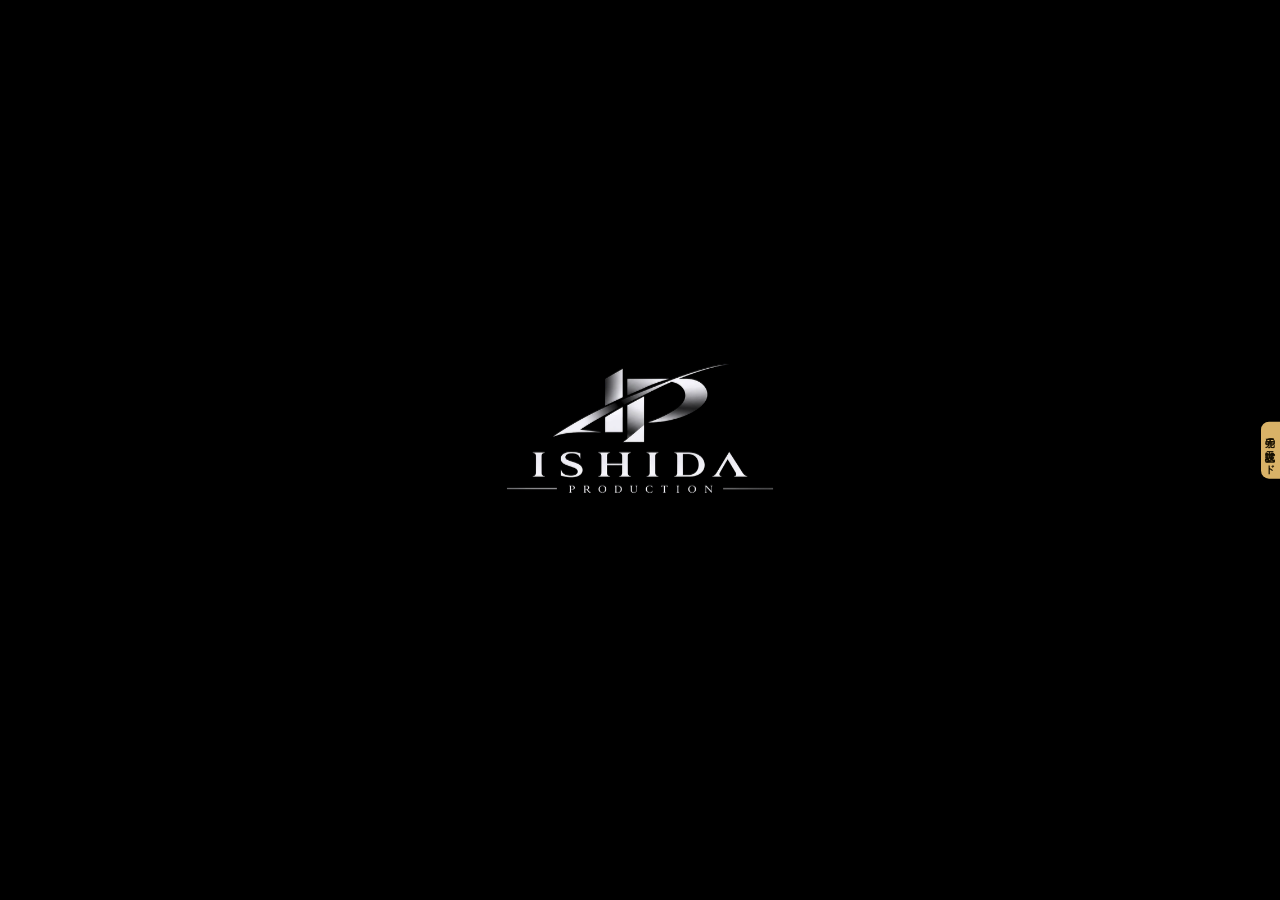
<file: apps/shift/index.html>
<!DOCTYPE html>
<html lang="ja">
<head>
<meta charset="UTF-8" />
<!-- ★ XEVARION II のアプリ：II の中（#/app/shift の iframe）でだけ動く。II の機能は親の window.X2（src/portal/bridge.js）だけを使う。
     直接開かれたら II の入口へ送る。初代の共通部品（xeva.js・xeva-cloud・game-link・各 SW・起動ロゴ・safebottom など）は読まない -->
<script>
(function () {
  var P = null;
  try { P = window.parent !== window ? window.parent.X2 : null; } catch (e) { P = null; }
  if (!P) {
    if (window.parent === window) location.replace('../../index.html#/app/shift');
    throw new Error('MagiShift は XEVARION II の中で開いてください');
  }
  window.X2 = P;
  P.attach(window); /* 余白・動作モード・省電力のコマ数 */
})();
</script>
<meta name="viewport" content="width=device-width, initial-scale=1.0, maximum-scale=1.0, viewport-fit=cover" />
<title>MagiShift</title>
<link rel="preconnect" href="https://fonts.googleapis.com">
<link rel="preconnect" href="https://fonts.gstatic.com" crossorigin>
<link href="https://fonts.googleapis.com/css2?family=Noto+Sans+JP:wght@400;700;900&family=Baloo+2:wght@700;800&display=swap" rel="stylesheet">
<!-- はじめの画面と準備（MagiQuiz と同じ全画面）の字。Yacht・GuraPlate と同じ指定（読みこみを使い回せる） -->
<link href="https://fonts.googleapis.com/css2?family=M+PLUS+Rounded+1c:wght@500;700;800;900&family=Baloo+2:wght@700;800&display=swap" rel="stylesheet">
<link rel="stylesheet" href="css/shift.css?v=1" />
<link rel="stylesheet" href="css/front.css?v=1" />
</head>
<body>
<!-- ══════════════════════════════════════════════════════════════
     MagiShift（2026-09-21 新作・10-13 作り直し → 2026-11-23 XEVARION II へ移しかえ）
     ・はじめの画面と準備（① メンバー ② ルール）は MagiQuiz と同じ全画面（#front・js/shift-front.js）。色はロゴの青紫
     ・順番のカード → 対戦 → 勝利 → 結果・設定・ルール・戦績は初代のまま（js/shift-ui.js）
     ・連携・賞金・アイコンは II のパーティーの部品（js/shift-account.js → window.X2）
     ══════════════════════════════════════════════════════════════ -->
<div class="bgfx" aria-hidden="true"><i></i><i></i><i></i></div>

<!-- ① はじめの画面・② 準備（全画面・中身は js/shift-front.js が描く） -->
<div id="front" class="front">
  <div class="bg" aria-hidden="true"><i class="bg-rays"></i><i class="bg-grad"></i></div>
  <section id="titleScr" class="scr"></section>
  <section id="setupScr" class="scr"></section>
  <!-- アイコン・連携のシート -->
  <div id="fSheetOv" class="sov hidden"><div class="fsheet" id="fSheet"></div></div>
</div>

<!-- ★★ 2026-09-22 順番の抽選 → ★★ 2026-10-15 カードめくり（1人1枚ずつめくって、数字の小さい人から） -->
<section id="order" class="scr">
  <div class="ocard">
    <h2 id="orderTitle" class="otitle">カードを1枚えらんでね</h2>
    <p id="orderSub" class="osub"></p>
    <div id="orderCards" class="ocards"></div>
    <button id="orderAuto" class="btn sm oauto" data-a="orderAuto"><svg viewBox="0 0 24 24" aria-hidden="true"><path d="M4 7h3l10 10h3M4 17h3l2.6-2.6M14.4 9.6 17 7h3"/><path d="M18 4.5 20.5 7 18 9.5M18 14.5l2.5 2.5-2.5 2.5"/></svg>おまかせ（のこりを全部めくる）</button>
    <div id="orderList"></div>
    <div id="orderBtns" class="obtns" hidden>
      <button class="btn pri big" data-a="orderGo">この順番ではじめる！</button>
      <button class="btn" data-a="orderRedo"><svg viewBox="0 0 24 24" aria-hidden="true"><path d="M20 12a8 8 0 1 1-2.4-5.7"/><path d="M20 4.5V9h-4.5"/></svg>もう一度きめる</button>
    </div>
    <button class="bbtn mid" data-a="orderBack"><svg viewBox="0 0 24 24" aria-hidden="true"><path d="M15 5l-7 7 7 7"/></svg><span>準備にもどる</span></button>
  </div>
</section>

<!-- ④ 対戦 -->
<section id="game" class="scr">
  <div class="gtop">
    <button class="ibtn" data-a="gmenu" aria-label="メニュー"><svg viewBox="0 0 24 24" aria-hidden="true"><path d="M5 7h14M5 12h14M5 17h14"/></svg></button>
    <div class="gtitle"><b>Magi<i>Shift</i></b><span id="gmeta"></span></div>
    <button class="ibtn" data-a="rules" aria-label="ルール"><svg viewBox="0 0 24 24" aria-hidden="true"><circle cx="12" cy="12" r="8.5"/><path d="M9.6 9.4a2.5 2.5 0 1 1 3.4 2.3c-.6.3-1 .8-1 1.5v.6"/><path d="M12 16.6v.4"/></svg></button>
  </div>
  <!-- ★★ 2026-10-20 プレイヤーの札と、その下に戦況バー（#gwar・設定で非表示にできる）をひとまとめに -->
  <div class="gside"><div id="gplayers"></div><div id="gwar" class="gwar" hidden></div></div>
  <div class="bstage"><div id="board"></div></div>
  <div id="turnbar"></div>
</section>

<!-- ⑤ 勝利（盤の上に重ねて出す＝そろった列が見える） -->
<div id="win" class="winov" hidden><div id="winbox"></div></div>

<!-- ⑥ 結果 -->
<section id="result" class="scr">
  <div class="topbar"><span></span><h2>試合結果</h2><span></span></div>
  <div class="swrap">
    <div id="resultList"></div>
    <div id="resultMeta"></div>
  </div>
  <div class="sticky row"><button class="btn pri big" data-a="again"><svg viewBox="0 0 24 24" aria-hidden="true"><path d="M20 12a8 8 0 1 1-2.4-5.7"/><path d="M20 4.5V9h-4.5"/></svg>もう一度あそぶ</button><button class="btn big" data-a="menu"><svg viewBox="0 0 24 24" aria-hidden="true"><path d="M4 11.2 12 4.5l8 6.7"/><path d="M6.5 9.5v9.5h11V9.5"/><path d="M10 19v-5h4v5"/></svg>タイトルへ</button></div>
</section>

<!-- 設定 -->
<section id="settings" class="scr">
  <div class="topbar">
<button class="bbtn" data-a="back"><svg viewBox="0 0 24 24" aria-hidden="true"><path d="M15 5l-7 7 7 7"/></svg><span>もどる</span></button>
    <h2>設定</h2><span></span>
  </div>
  <div class="swrap">
    <div class="card"><h3>盤面サイズ<small>「人数どおり」は 2人 5×5 〜 6人 9×9・7〜8人 10×10</small></h3><div class="chips" id="setSize"></div></div>
    <div class="card"><h3>勝利条件（いくつ並べるか）</h3><div class="chips" id="setWin"></div></div>
    <div class="card"><h3>1人が置ける駒の数</h3><div class="chips" id="setPieces"></div></div>
    <!-- ★★ 2026-10-14 あと1つでそろうマスの印（ご指定・標準は表示しない） -->
    <div class="card"><h3>あと1つでそろうマスの印<small>そこに置けばそろうマスに、その人の色の輪を出します</small></h3><div class="chips" id="setReach"></div></div>
    <!-- ★★ 2026-10-20 戦況バー（ご指定・設定で非表示にもできる） -->
    <div class="card"><h3>戦況バー<small>プレイヤーの札の下に、だれが優勢かを1本の帯で出します</small></h3><div class="chips" id="setWar"></div></div>
    <div class="card">
      <div class="srow first"><b>効果音</b><label class="sw"><input type="checkbox" id="setSe"><span></span></label></div>
      <div class="srow"><b>BGM</b><label class="sw"><input type="checkbox" id="setBgm"><span></span></label></div>
      <div class="srow"><b>CPU の手をゆっくり見せる</b><label class="sw"><input type="checkbox" id="setSlow"><span></span></label></div>
    </div>
    <div class="foot"><button class="btn sm ghost" data-a="setreset"><svg viewBox="0 0 24 24" aria-hidden="true"><path d="M4 12a8 8 0 1 0 2.4-5.7"/><path d="M4 4.5V9h4.5"/></svg>初期設定に戻す</button></div>
  </div>
</section>

<!-- ルール -->
<section id="rules" class="scr">
  <div class="topbar">
<button class="bbtn" data-a="back"><svg viewBox="0 0 24 24" aria-hidden="true"><path d="M15 5l-7 7 7 7"/></svg><span>もどる</span></button>
    <h2>ルール</h2><span></span>
  </div>
  <div class="swrap" id="rulesBody"></div>
</section>

<!-- 戦績 -->
<section id="stats" class="scr">
  <div class="topbar">
<button class="bbtn" data-a="title"><svg viewBox="0 0 24 24" aria-hidden="true"><path d="M15 5l-7 7 7 7"/></svg><span>もどる</span></button>
    <h2>戦績</h2><span></span>
  </div>
  <div class="swrap"><div id="statList"></div></div>
</section>

<div id="ov" class="ov"><div class="sheet" id="sheet"></div></div>
<div id="toast" class="toast" hidden></div>
<div id="fx" class="fx" aria-hidden="true"></div>

<script src="js/shift-core.js?v=1"></script>
<script src="js/shift-ai.js?v=1"></script>
<script src="js/shift-account.js?v=1"></script>
<script src="js/shift-ui.js?v=1"></script>
<script src="js/shift-front.js?v=1"></script>
<script>
(function () {
  MShiftFront.init();
  MShiftFront.showTitle();
  /* 字（Web フォント）がそろったら II のロード画面を消す（1.5 秒まで待つ） */
  var fonts = document.fonts && document.fonts.ready ? document.fonts.ready : Promise.resolve();
  Promise.race([fonts, new Promise(function (r) { setTimeout(r, 1500); })]).then(function () {
    requestAnimationFrame(function () { X2.ready(); });
  });
})();
</script>
</body>
</html>
</file>
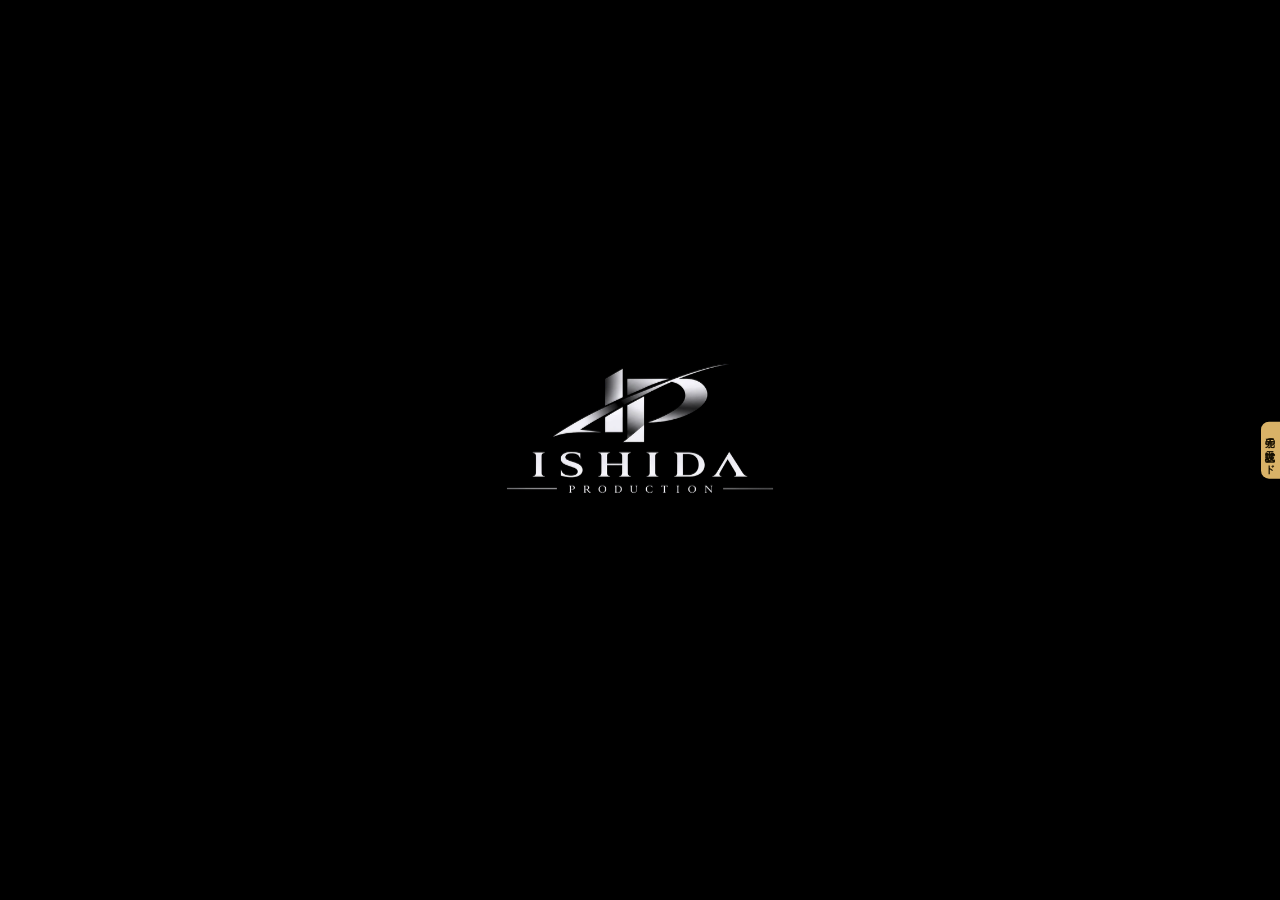
<file: apps/yacht/index.html>
<!doctype html>
<html lang="ja">
<head>
<meta charset="utf-8">
<!-- ★ XEVARION II のアプリ：II の中（#/app/yacht の iframe）でだけ動く。II の機能は親の window.X2（src/portal/bridge.js）だけを使う。
     直接開かれたら II の入口へ送る。初代の共通部品（xeva.js・xeva-cloud・game-link・各 SW・起動ロゴ・safebottom など）は読まない -->
<script>
(function () {
  var P = null;
  try { P = window.parent !== window ? window.parent.X2 : null; } catch (e) { P = null; }
  if (!P) {
    if (window.parent === window) location.replace('../../index.html#/app/yacht');
    throw new Error('MagiYacht は XEVARION II の中で開いてください');
  }
  window.X2 = P;
  P.attach(window); /* 余白・動作モード・省電力のコマ数 */
})();
</script>
<meta name="viewport" content="width=device-width, initial-scale=1, maximum-scale=1, user-scalable=no, viewport-fit=cover">
<title>MagiYacht</title>
<link rel="preconnect" href="https://fonts.googleapis.com">
<link rel="preconnect" href="https://fonts.gstatic.com" crossorigin>
<link href="https://fonts.googleapis.com/css2?family=M+PLUS+Rounded+1c:wght@500;700;800;900&family=Baloo+2:wght@700;800&display=swap" rel="stylesheet">
<link rel="stylesheet" href="css/yacht.css?v=1">
</head>
<body data-scr="titleScr">
<!-- ══════════════════════════════════════════════════════════════
     MagiYacht（2026-11-18 初代で新作 → 2026-11-20 XEVARION II へ移しかえ・中身はそのまま）
     ・ルール：スイッチ（世界のアソビ大全51）の「ヨット」と同じ点のつけ方（js/rules.js）
     ・サイコロ：カップに入れて指でふり、はなすとトレイに落ちる 3D（js/dice3d.js・物理も自前）
     ・MagiQuiz と同じ全画面の前画面・メンバー（名前・アイコン・連携・この端末の本人・CPU）（js/setup.js）
     ・途中保存・リタイア・結果と賞金（js/game.js・js/account.js → II のパーティーの部品）・あそび方のアニメ（js/howto.js）
     ══════════════════════════════════════════════════════════════ -->

<!-- ゲームの画面 -->
<div id="game" class="gm">
  <div class="g-bg" aria-hidden="true"><i></i></div>
  <header class="g-top">
    <button class="g-btn" data-g="menu" aria-label="メニュー"><svg class="ic" viewBox="0 0 24 24"><path d="M4 7h16M4 12h16M4 17h16"/></svg></button>
    <div class="g-round" id="gRound" aria-label="ラウンド"></div>
    <div class="g-turn" id="gTurn"></div>
    <button class="g-btn" data-g="how" aria-label="あそび方"><svg class="ic" viewBox="0 0 24 24"><circle cx="12" cy="12" r="9"/><path d="M9.6 9.4a2.5 2.5 0 114 2.1c-.8.6-1.6 1-1.6 2"/><circle cx="12" cy="17" r=".6" class="fl"/></svg></button>
  </header>
  <div class="g-main">
    <section class="g-tray" id="tray">
      <canvas id="cv"></canvas>
      <div class="g-hud">
        <div class="g-rolls" id="gRolls"></div>
        <p class="g-tip" id="gTip"></p>
        <button class="g-cup" id="gCup" aria-label="カップを出す"><span class="g-cup-i" aria-hidden="true"></span><b>カップ</b><small>のこり 2回</small></button>
      </div>
      <div id="fx" class="fx" aria-live="polite"></div>
    </section>
    <section class="g-side">
      <div class="sc-dice" id="scDice"></div>
      <div class="sc-wrap" id="scWrap"><table class="sc" id="sc"></table></div>
      <div class="sc-act" id="scAct"></div>
    </section>
  </div>
  <div id="banner" class="banner hidden"></div>
</div>

<!-- 結果 -->
<div id="result" class="rs hidden"></div>

<!-- はじめの画面・準備（全画面・中身は js/setup.js が描く） -->
<div id="front" class="front on">
  <div class="bg" aria-hidden="true"><i class="bg-rays"></i><i class="bg-grad"></i><i class="bg-stars"></i></div>
  <section id="titleScr" class="scr"></section>
  <section id="setupScr" class="scr"></section>
</div>

<!-- あそび方（中身は js/howto.js） -->
<div id="howto" class="ho hidden"></div>

<!-- アイコン・連携・記録・設定・メニューのシート -->
<div id="sheetOv" class="sov hidden"><div class="sheet" id="sheet"></div></div>
<div id="toast" class="toast" role="status" aria-live="polite"></div>
<input type="file" id="bgmFile" accept="audio/*,.m4a,.mp3,.aac,.wav,.ogg" hidden>

<script src="js/rules.js?v=1"></script>
<script src="js/audio.js?v=1"></script>
<script src="js/bgm.js?v=1"></script>
<script src="js/account.js?v=1"></script>
<script src="js/dice3d.js?v=1"></script>
<script src="js/howto.js?v=1"></script>
<script src="js/setup.js?v=1"></script>
<script src="js/game.js?v=1"></script>
<script>
(function () {
  MY.Setup.init(); MY.Howto.init(); MY.Game.init();
  MY.Setup.showTitle();
  /* 閉じる直前（II のタブ・戻る）にも、試合の途中なら保存する */
  X2.onLeave(function () { try { MY.Game.save(); } catch (e) { /* なし */ } });
  /* 字（Web フォント）がそろったら II のロード画面を消す（1.5 秒まで待つ） */
  var fonts = document.fonts && document.fonts.ready ? document.fonts.ready : Promise.resolve();
  Promise.race([fonts, new Promise(function (r) { setTimeout(r, 1500); })]).then(function () {
    requestAnimationFrame(function () { X2.ready(); });
  });
})();
</script>
</body>
</html>
</file>
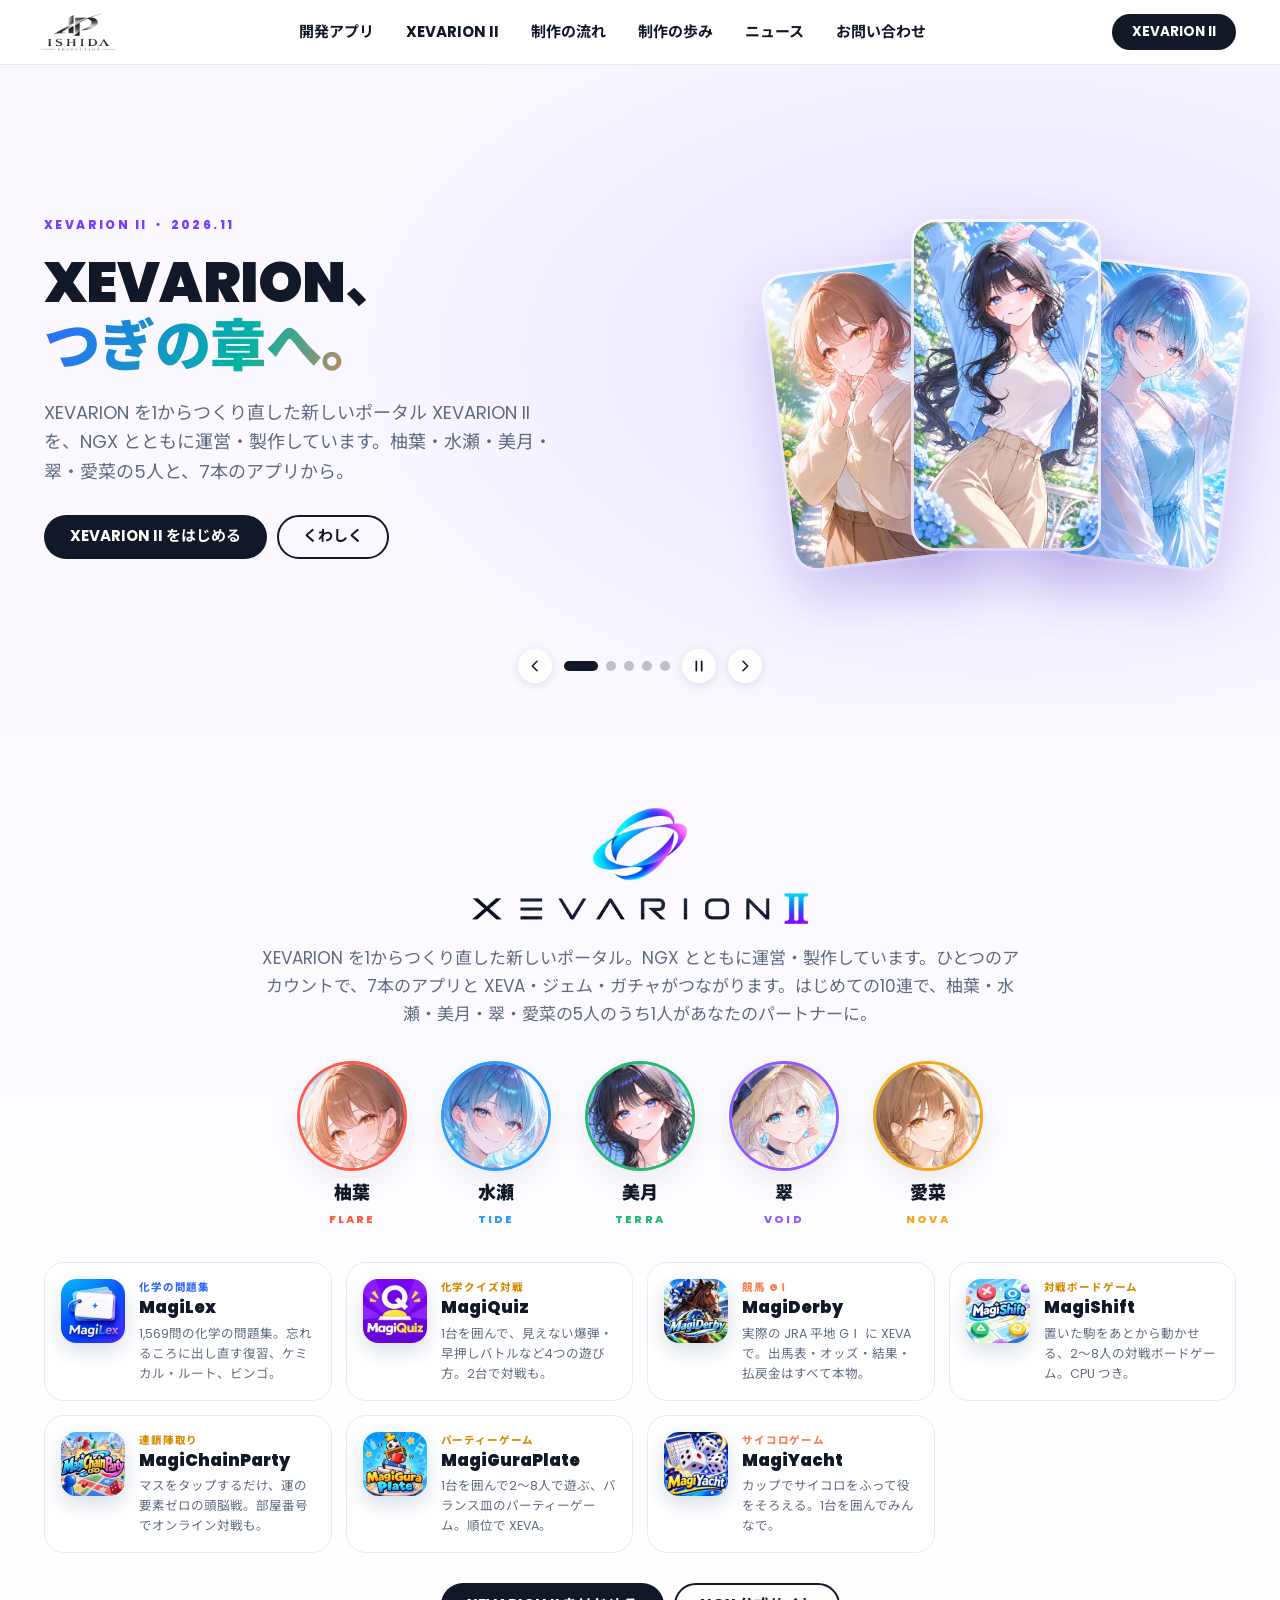
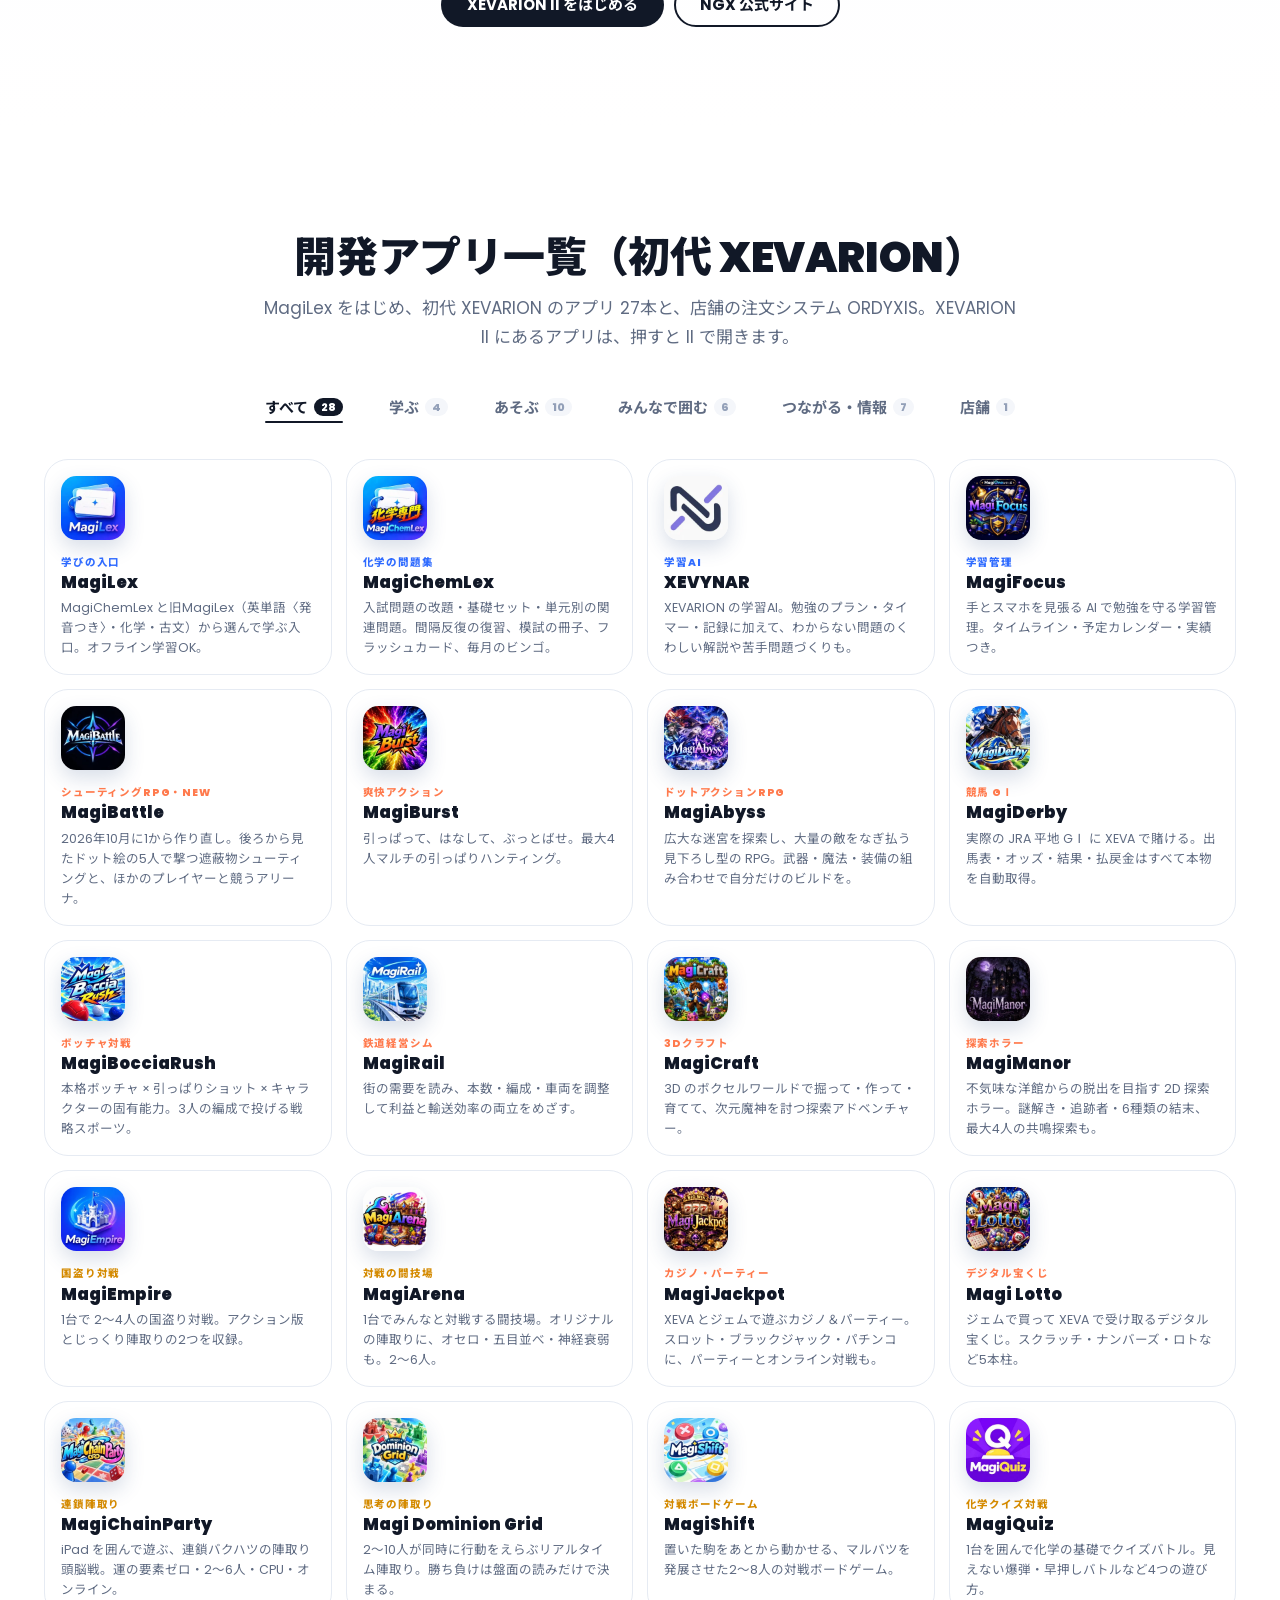
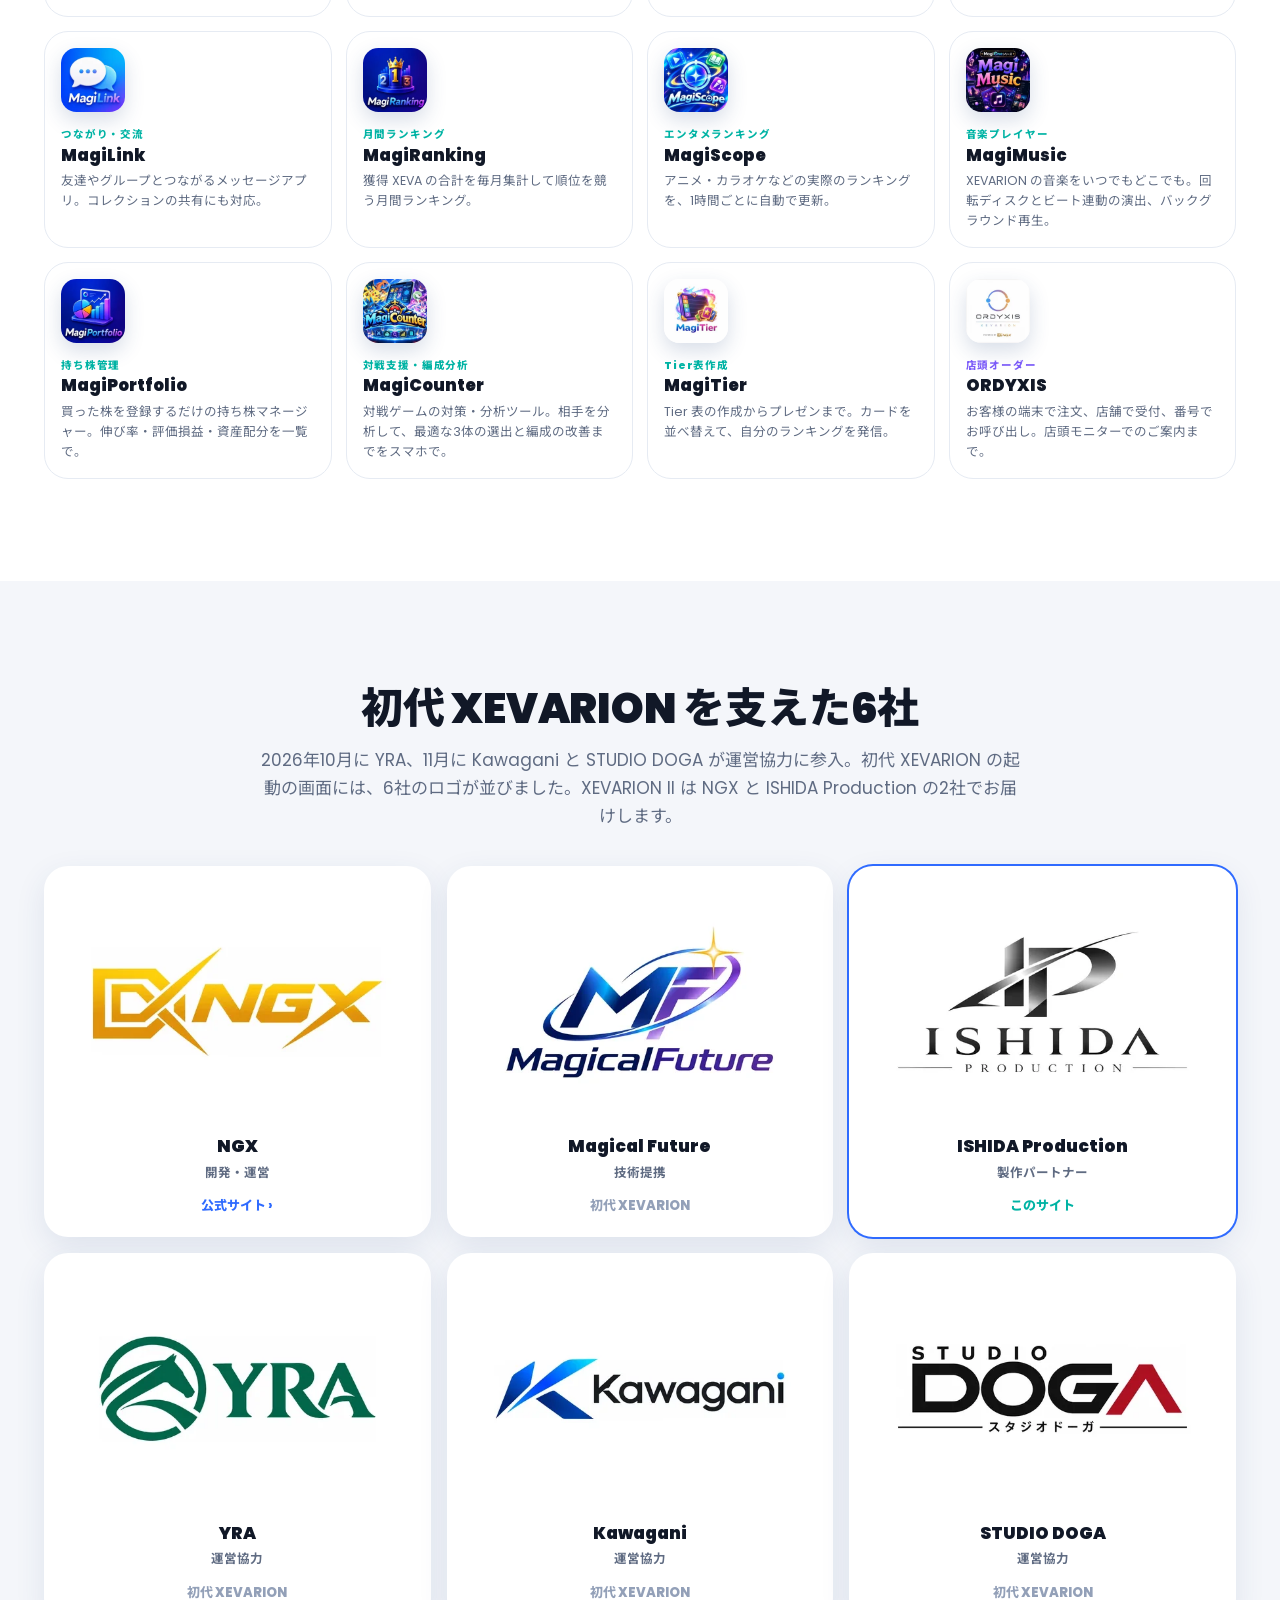
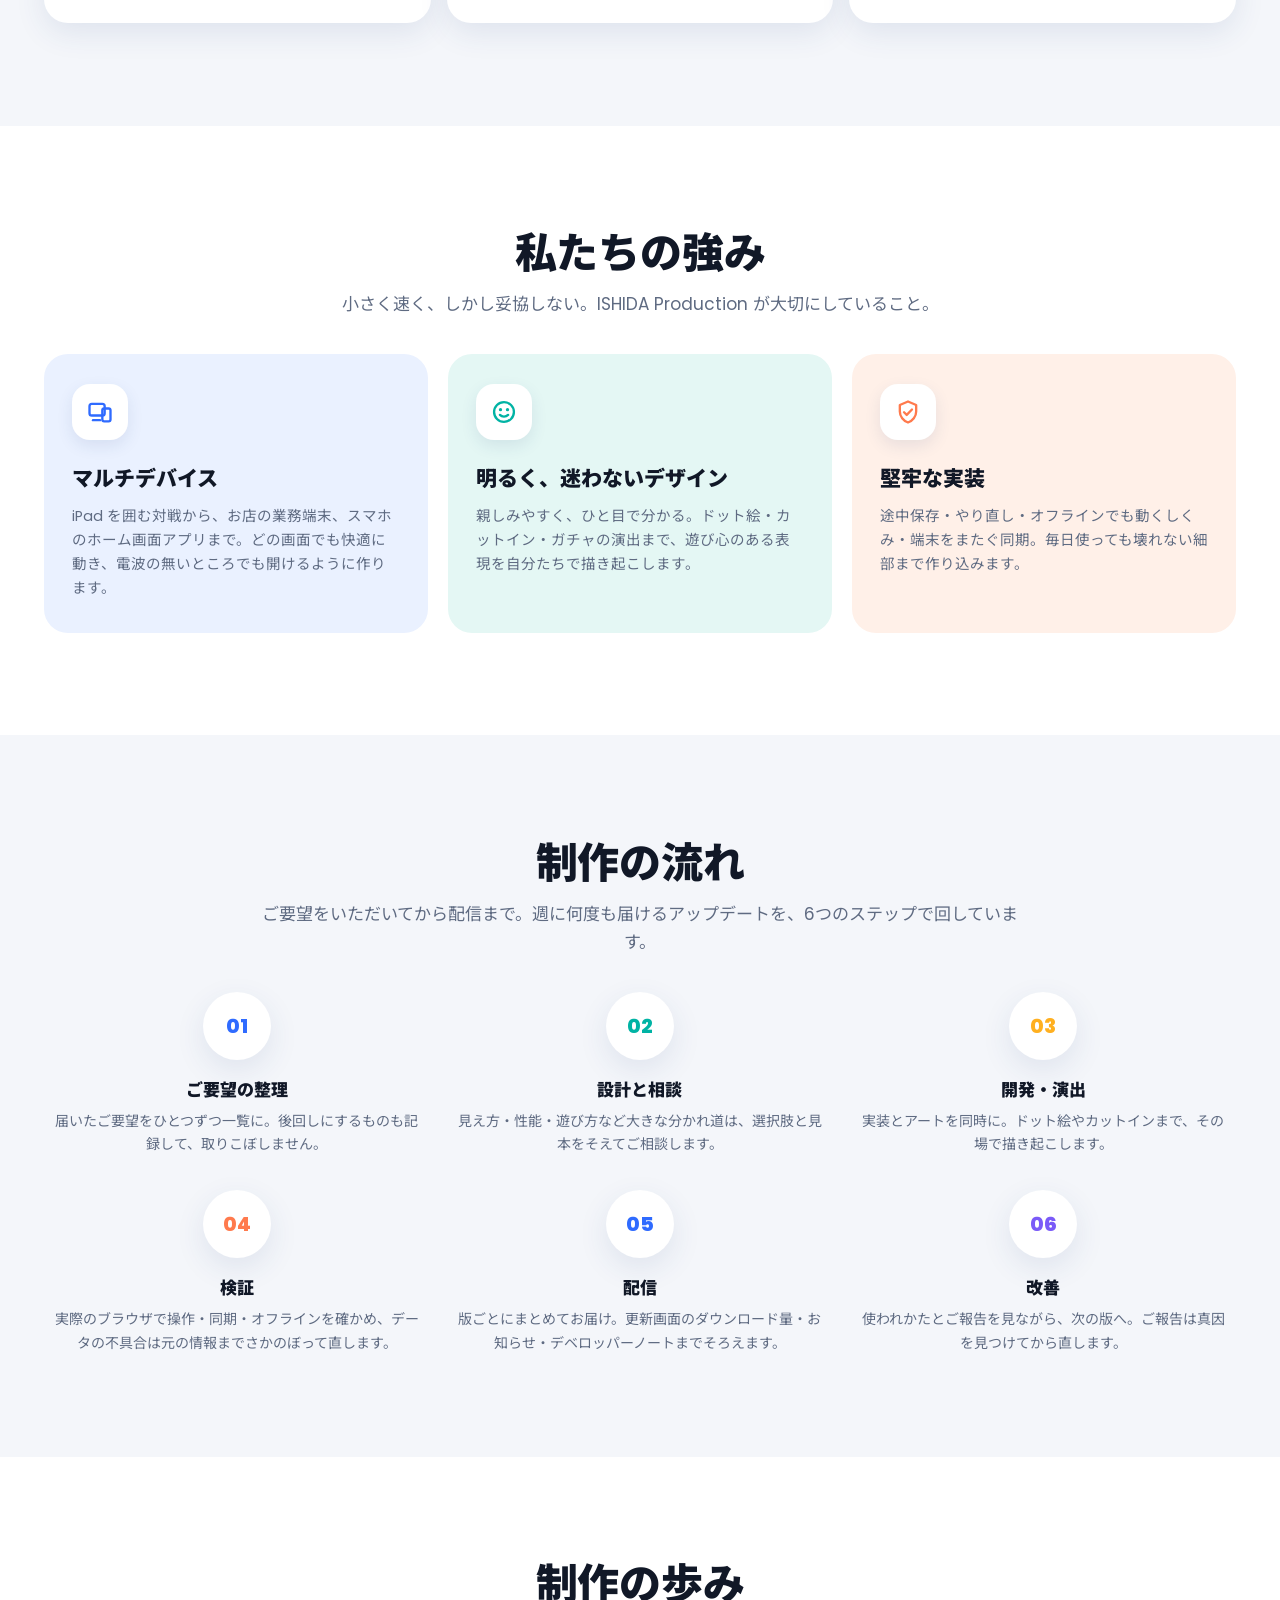
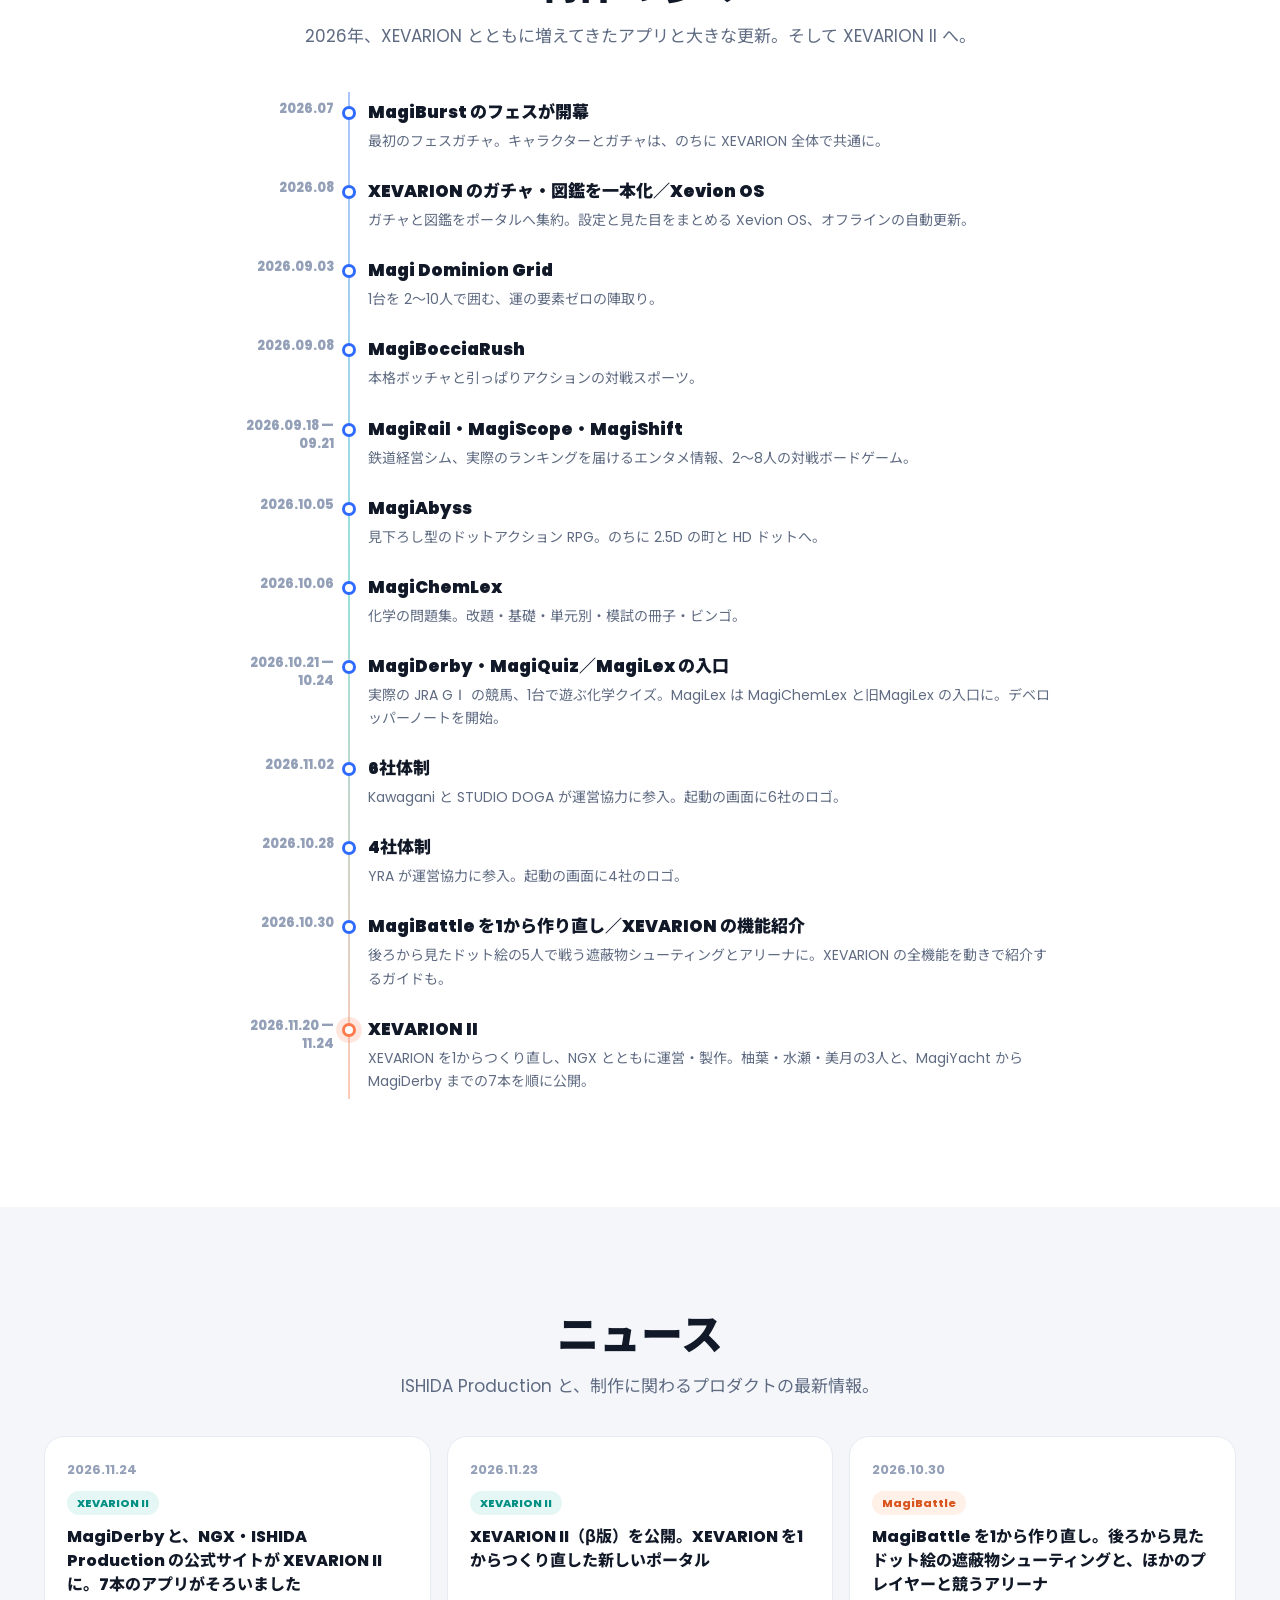
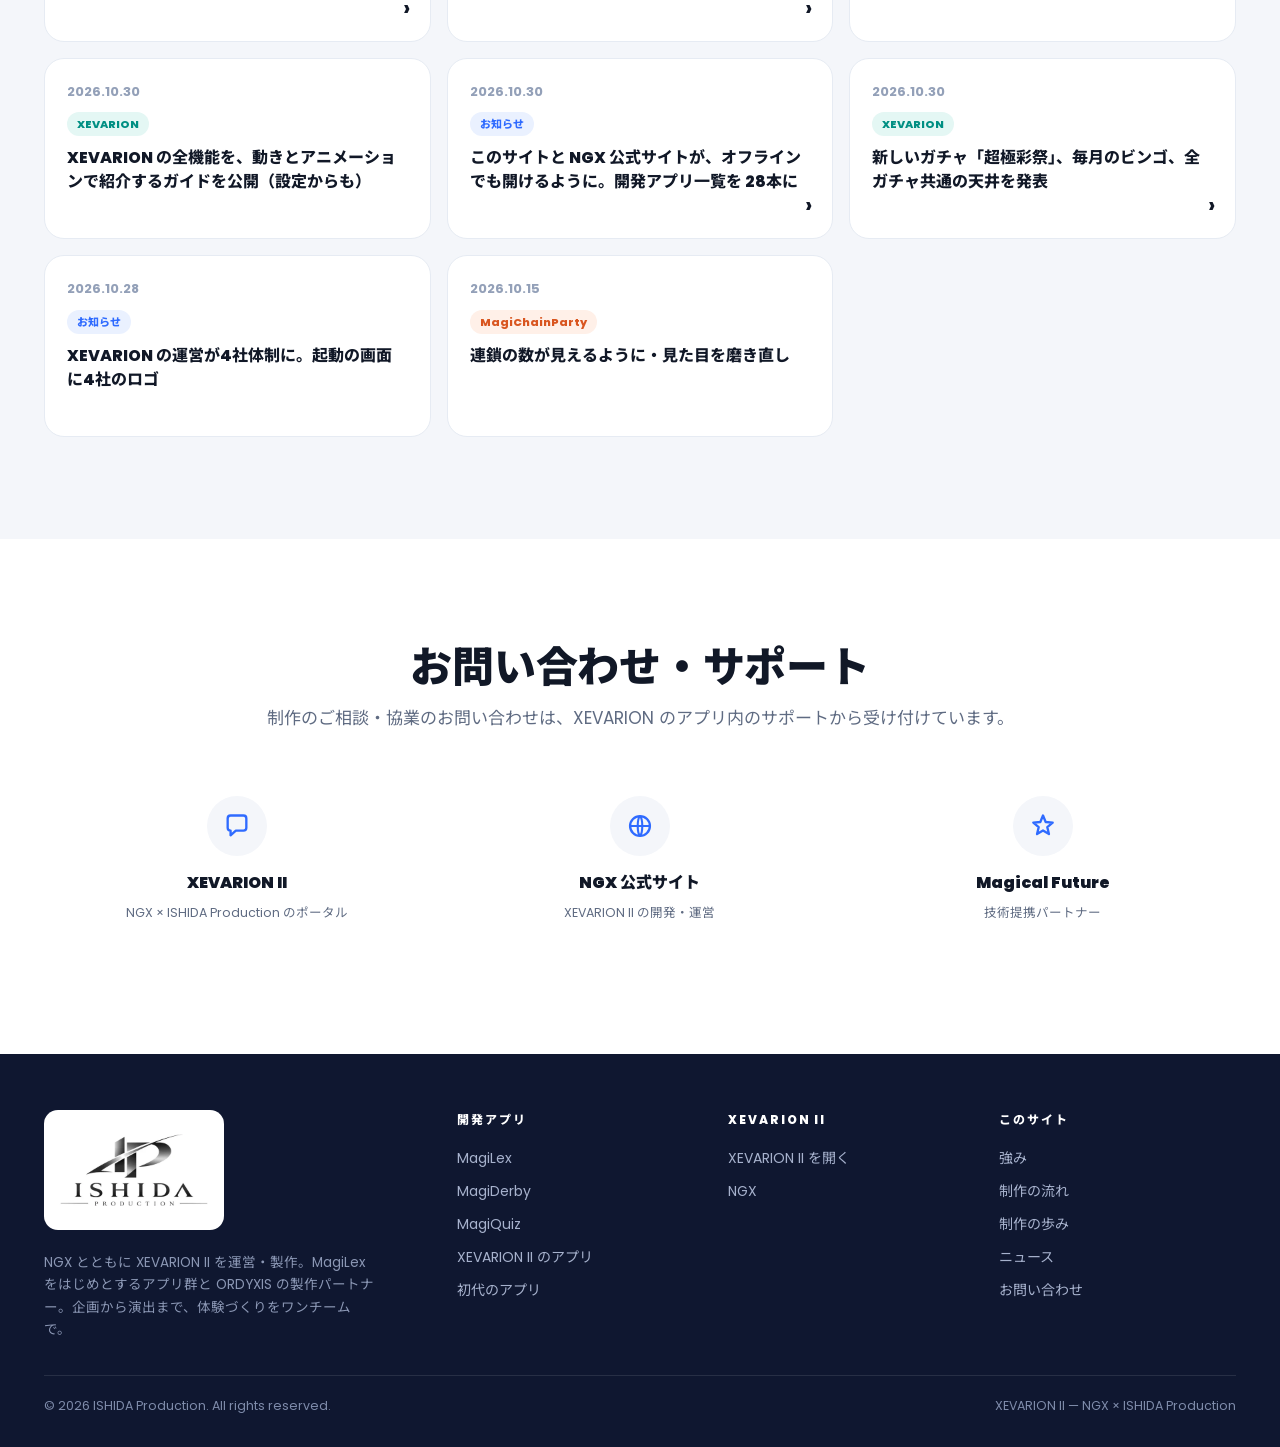
<file: sites/ishida/index.html>
<!DOCTYPE html>
<html lang="ja">
<head>
<meta charset="UTF-8">
<meta name="viewport" content="width=device-width, initial-scale=1.0, viewport-fit=cover">
<title>ISHIDA Production — 製作パートナー | XEVARION II・ORDYXIS・MagiOneX</title>
<meta name="description" content="ISHIDA Production は、企画・デザイン・開発・演出をワンチームで手がける制作スタジオ。NGX とともに XEVARION II を運営・製作し、MagiLex をはじめとするアプリ群と ORDYXIS の製作パートナーを務めています。">
<meta name="theme-color" content="#ffffff">
<link rel="icon" href="../../assets/apps/ishida-96.webp" type="image/webp">
<link rel="apple-touch-icon" href="../../assets/apps/ishida-192.webp">
<link rel="preconnect" href="https://fonts.googleapis.com">
<link rel="preconnect" href="https://fonts.gstatic.com" crossorigin>
<link href="https://fonts.googleapis.com/css2?family=Poppins:wght@500;600;700;800&family=Noto+Sans+JP:wght@400;500;700;900&display=swap" rel="stylesheet">
<!-- ★★ 2026-10-30 作り直し（ご指定「最新の情報に更新し、1から作り直す」「NGX と分けて、Apple 以外の Samsung などの別のものをベースに」「配色は現在とあまり変わらないように」）。
     見た目は css/style.css、動き（切りかわるヒーロー・札の切りかえ・メニュー）は js/main.js。お問い合わせの入力欄はやめた（個人の情報を集めない）。
     ★★ 2026-10-30（2回目）ご指定「開発アプリ一覧に MagiLex をはじめとするほとんどのアプリ」「制作過程などの内容も最新のものに」「オフラインで開けるように」
       → 実績を<b>開発アプリ一覧</b>（28本・札で絞りこみ）に・制作の流れを今のやりかた（6ステップ）に・<b>制作の歩み</b>（年表）を追加・
         sw.js（このフォルダ）でオフラインでも開ける。
     ★ 2026-11-24 XEVARION II の src/sites/ishida へ移した（ご回答「初代は残し、II を主役に」「初代だけのアプリはリンクを外す」「II からは新しいタブで開く」）。
       ・ヒーローの1枚目と、すぐ下の節に XEVARION II（3人・7本のアプリ）。初代の開発アプリ一覧・6社・歩み・ニュースは「これまで」として残した
       ・II にあるアプリ（MagiChemLex は II の MagiLex）は ../../index.html#/app/<id> へ。初代だけのアプリ・初代のページへのリンクは外した
       ・絵：II のアプリは assets/apps/、初代だけのアプリのアイコンと6社のロゴは assets/sites/（tools/build_assets.py が art/sites/ から作る）。オフラインは II の SW -->
<!-- ★ 2026-11-28 II のアプリの窓の中で開いたときだけ「もどる」など（ふつうのブラウザでは何もしない） -->
<script src="../embed.js"></script>
<link rel="stylesheet" href="css/style.css?v=2">
</head>
<body>

<!-- ===== 上のバー ===== -->
<header class="hd" id="hd">
  <div class="wrap hd-in">
    <button type="button" class="x2-back" aria-label="XEVARION II にもどる"><svg viewBox="0 0 24 24" aria-hidden="true"><path d="M15 5 8 12l7 7" fill="none" stroke="currentColor" stroke-width="2.4" stroke-linecap="round" stroke-linejoin="round"/></svg>もどる</button>
    <a class="brand" href="#top" aria-label="ISHIDA Production トップへ">
      <img src="../../assets/sites/brand/ishida-540.webp" alt="ISHIDA Production">
    </a>
    <nav class="gnav" aria-label="サイト内">
      <a href="#works">開発アプリ</a>
      <a href="#xevarion2">XEVARION II</a>
      <a href="#process">制作の流れ</a>
      <a href="#history">制作の歩み</a>
      <a href="#news">ニュース</a>
      <a href="#contact">お問い合わせ</a>
    </nav>
    <div class="hd-util">
      <a class="pill sm fill" href="../../index.html">XEVARION II</a>
      <button class="hamb" id="hamb" aria-label="メニュー" aria-expanded="false"><span></span><span></span><span></span></button>
    </div>
  </div>
</header>
<div class="drawer" id="drawer" aria-hidden="true">
  <div class="drawer-in">
    <a href="#works">開発アプリ</a>
    <a href="#xevarion2">XEVARION II</a>
    <a href="#strength">強み</a>
    <a href="#process">制作の流れ</a>
    <a href="#history">制作の歩み</a>
    <a href="#news">ニュース</a>
    <a href="#contact">お問い合わせ</a>
    <a class="pill fill" href="../../index.html">XEVARION II を開く</a>
  </div>
</div>

<main id="top">

  <!-- ===== ヒーロー（切りかわるスライド） ===== -->
  <section class="kv" id="kv" aria-roledescription="carousel" aria-label="ISHIDA Production のご紹介">
    <div class="kv-track">
      <article class="kv-slide s0 on" aria-roledescription="slide" aria-label="1 / 5">
        <div class="wrap kv-in">
          <div class="kv-txt">
            <span class="kv-eye">XEVARION II ・ 2026.11</span>
            <h2>XEVARION、<br><span class="g">つぎの章へ。</span></h2>
            <p>XEVARION を1からつくり直した新しいポータル XEVARION II を、NGX とともに運営・製作しています。柚葉・水瀬・美月・翠・愛菜の5人と、7本のアプリから。</p>
            <div class="btns"><a class="pill fill" href="../../index.html">XEVARION II をはじめる</a><a class="pill line" href="#xevarion2">くわしく</a></div>
          </div>
          <div class="kv-art x2" aria-hidden="true">
            <img class="l" src="../../assets/chara/yuzuha/banner-470.webp" alt="">
            <img class="c" src="../../assets/chara/miduki/banner-470.webp" alt="">
            <img class="r" src="../../assets/chara/minase/banner-470.webp" alt="">
          </div>
        </div>
      </article>
      <article class="kv-slide s1" aria-roledescription="slide" aria-label="2 / 5">
        <div class="wrap kv-in">
          <div class="kv-txt">
            <span class="kv-eye">INNOVATE TODAY, REALIZE TOMORROW.</span>
            <h1>つくるを、<br><span class="g">最後までいっしょに。</span></h1>
            <p>企画・デザイン・開発・演出をワンチームで。ISHIDA Production は、アイデアを「動くプロダクト」まで丁寧に育てる制作スタジオです。</p>
            <div class="btns"><a class="pill fill" href="#works">開発アプリを見る</a><a class="pill line" href="#contact">お問い合わせ</a></div>
          </div>
          <div class="kv-art" aria-hidden="true">
            <div class="orb"></div>
            <img class="kv-logo" src="../../assets/sites/brand/ishida-540.webp" alt="">
          </div>
        </div>
      </article>
      <article class="kv-slide s4" aria-roledescription="slide" aria-label="3 / 5">
        <div class="wrap kv-in">
          <div class="kv-txt">
            <span class="kv-eye">28 APPS ・ ONE ACCOUNT</span>
            <h2>MagiLex から<br><span class="g">MagiBattle まで。</span></h2>
            <p>学ぶ・あそぶ・みんなで囲む・つながる。XEVARION のひとつのアカウントで使える 28本のアプリを、企画から演出まで手がけています。</p>
            <div class="btns"><a class="pill fill" href="#works">一覧を見る</a><a class="pill line" href="../../index.html">XEVARION II を開く</a></div>
          </div>
          <div class="kv-art icons" aria-hidden="true">
            <img src="../../assets/apps/lex-192.webp" alt=""><img src="../../assets/sites/apps/magibattle-192.webp" alt=""><img src="../../assets/sites/apps/magichemlex-192.webp" alt="">
            <img src="../../assets/sites/apps/magiabyss-192.webp" alt=""><img src="../../assets/sites/apps/magiburst-192.webp" alt=""><img src="../../assets/apps/derby-192.webp" alt="">
            <img src="../../assets/apps/shift-192.webp" alt=""><img src="../../assets/apps/chain-192.webp" alt=""><img src="../../assets/apps/quiz-192.webp" alt="">
          </div>
        </div>
      </article>
      <article class="kv-slide s2" aria-roledescription="slide" aria-label="4 / 5">
        <div class="wrap kv-in">
          <div class="kv-txt">
            <span class="kv-eye">XEVARION ・ 2026.10</span>
            <h2>6社で、<br><span class="g">XEVARION を。</span></h2>
            <p>NGX・Magical Future・ISHIDA Production・YRA、そして運営協力に参入した Kawagani と STUDIO DOGA。起動の画面に並ぶ6社のロゴとともに、毎日の体験をお届けします。</p>
            <div class="btns"><a class="pill fill" href="#xevarion">体制を見る</a><a class="pill line" href="../../index.html">XEVARION II を開く</a></div>
          </div>
          <div class="kv-art grid4" aria-hidden="true">
            <span><img src="../../assets/sites/brand/ngx-540.webp" alt=""></span>
            <span><img src="../../assets/sites/brand/magicalfuture-540.webp" alt=""></span>
            <span><img src="../../assets/sites/brand/ishida-540.webp" alt=""></span>
            <span><img src="../../assets/sites/brand/yra-540.webp" alt=""></span>
            <span><img src="../../assets/sites/brand/kawagani-540.webp" alt=""></span>
            <span><img src="../../assets/sites/brand/studiodoga-540.webp" alt=""></span>
          </div>
        </div>
      </article>
      <article class="kv-slide s3" aria-roledescription="slide" aria-label="5 / 5">
        <div class="wrap kv-in">
          <div class="kv-txt">
            <span class="kv-eye">ONLINE ORDER SYSTEM</span>
            <h2>お店の注文を、<br><span class="g">スマホから。</span></h2>
            <p>ORDYXIS は、お客様の端末で注文し、番号でお呼び出しする店頭オンラインオーダーシステム。ISHIDA Production が製作パートナーを務めています。</p>
            <div class="btns"><a class="pill fill" href="#works">そのほかの開発アプリ</a></div>
          </div>
          <div class="kv-art app" aria-hidden="true">
            <img src="../../assets/sites/apps/ordyxis-512.webp" alt="">
          </div>
        </div>
      </article>
    </div>
    <div class="kv-ctl">
      <button class="kv-arrow prev" id="kvPrev" aria-label="前へ"><svg viewBox="0 0 24 24"><path d="M15 5l-7 7 7 7" fill="none" stroke="currentColor" stroke-width="2.2" stroke-linecap="round" stroke-linejoin="round"/></svg></button>
      <div class="kv-dots" id="kvDots" role="tablist"></div>
      <button class="kv-play" id="kvPlay" aria-label="一時停止"><svg class="ps" viewBox="0 0 24 24"><path d="M8 5v14M16 5v14" stroke="currentColor" stroke-width="2.6" stroke-linecap="round"/></svg><svg class="pl" viewBox="0 0 24 24"><path d="M8 5l11 7-11 7z" fill="currentColor"/></svg></button>
      <button class="kv-arrow next" id="kvNext" aria-label="次へ"><svg viewBox="0 0 24 24"><path d="M9 5l7 7-7 7" fill="none" stroke="currentColor" stroke-width="2.2" stroke-linecap="round" stroke-linejoin="round"/></svg></button>
    </div>
  </section>

  <!-- ===== XEVARION II（2026-11-24・主役） ===== -->
  <section class="sec x2" id="xevarion2">
    <div class="wrap">
      <div class="sec-hd rv">
        <img class="x2-mark" src="../../assets/brand/mark-512.webp" alt=""><img class="x2-word" src="../../assets/brand/wordmark-navy-560.webp" alt="XEVARION II">
        <p>XEVARION を1からつくり直した新しいポータル。NGX とともに運営・製作しています。ひとつのアカウントで、7本のアプリと XEVA・ジェム・ガチャがつながります。はじめての10連で、柚葉・水瀬・美月・翠・愛菜の5人のうち1人があなたのパートナーに。</p>
      </div>
      <div class="x2-chars rv">
        <span style="--c:#ff5b4a"><img src="../../assets/chara/yuzuha/face-256.webp" alt="" loading="lazy"><b>柚葉</b><small>FLARE</small></span>
        <span style="--c:#2e9bff"><img src="../../assets/chara/minase/face-256.webp" alt="" loading="lazy"><b>水瀬</b><small>TIDE</small></span>
        <span style="--c:#25b871"><img src="../../assets/chara/miduki/face-256.webp" alt="" loading="lazy"><b>美月</b><small>TERRA</small></span>
        <span style="--c:#8e5cff"><img src="../../assets/chara/sui/face-256.webp" alt="" loading="lazy"><b>翠</b><small>VOID</small></span>
        <span style="--c:#f0a91c"><img src="../../assets/chara/mana/face-256.webp" alt="" loading="lazy"><b>愛菜</b><small>NOVA</small></span>
      </div>
      <div class="apps">
        <a class="app rv" data-c="learn" href="../../index.html#/app/lex"><img src="../../assets/apps/lex-192.webp" alt="" loading="lazy"><span><small>化学の問題集</small><b>MagiLex</b><i>1,569問の化学の問題集。忘れるころに出し直す復習、ケミカル・ルート、ビンゴ。</i></span></a>
        <a class="app rv d1" data-c="party" href="../../index.html#/app/quiz"><img src="../../assets/apps/quiz-192.webp" alt="" loading="lazy"><span><small>化学クイズ対戦</small><b>MagiQuiz</b><i>1台を囲んで、見えない爆弾・早押しバトルなど4つの遊び方。2台で対戦も。</i></span></a>
        <a class="app rv d2" data-c="game" href="../../index.html#/app/derby"><img src="../../assets/apps/derby-192.webp" alt="" loading="lazy"><span><small>競馬 GⅠ</small><b>MagiDerby</b><i>実際の JRA 平地 GⅠ に XEVA で。出馬表・オッズ・結果・払戻金はすべて本物。</i></span></a>
        <a class="app rv d3" data-c="party" href="../../index.html#/app/shift"><img src="../../assets/apps/shift-192.webp" alt="" loading="lazy"><span><small>対戦ボードゲーム</small><b>MagiShift</b><i>置いた駒をあとから動かせる、2〜8人の対戦ボードゲーム。CPU つき。</i></span></a>
        <a class="app rv" data-c="party" href="../../index.html#/app/chain"><img src="../../assets/apps/chain-192.webp" alt="" loading="lazy"><span><small>連鎖陣取り</small><b>MagiChainParty</b><i>マスをタップするだけ、運の要素ゼロの頭脳戦。部屋番号でオンライン対戦も。</i></span></a>
        <a class="app rv d1" data-c="party" href="../../index.html#/app/gura"><img src="../../assets/apps/gura-192.webp" alt="" loading="lazy"><span><small>パーティーゲーム</small><b>MagiGuraPlate</b><i>1台を囲んで2〜8人で遊ぶ、バランス皿のパーティーゲーム。順位で XEVA。</i></span></a>
        <a class="app rv d2" data-c="game" href="../../index.html#/app/yacht"><img src="../../assets/apps/yacht-192.webp" alt="" loading="lazy"><span><small>サイコロゲーム</small><b>MagiYacht</b><i>カップでサイコロをふって役をそろえる。1台を囲んでみんなで。</i></span></a>
      </div>
      <div class="btns x2-btns rv"><a class="pill fill" href="../../index.html">XEVARION II をはじめる</a><a class="pill line" href="../ngx/">NGX 公式サイト</a></div>
    </div>
  </section>

  <!-- ===== 開発アプリ一覧（札で絞りこむ） ===== -->
  <section class="sec" id="works">
    <div class="wrap">
      <div class="sec-hd rv">
        <h2>開発アプリ一覧（初代 XEVARION）</h2>
        <p>MagiLex をはじめ、初代 XEVARION のアプリ 27本と、店舗の注文システム ORDYXIS。XEVARION II にあるアプリは、押すと II で開きます。</p>
      </div>
      <div class="tabs rv" role="tablist" aria-label="アプリの種類">
        <button class="tab on" data-f="all" role="tab" aria-selected="true">すべて<em>28</em></button>
        <button class="tab" data-f="learn" role="tab" aria-selected="false">学ぶ<em>4</em></button>
        <button class="tab" data-f="game" role="tab" aria-selected="false">あそぶ<em>10</em></button>
        <button class="tab" data-f="party" role="tab" aria-selected="false">みんなで囲む<em>6</em></button>
        <button class="tab" data-f="info" role="tab" aria-selected="false">つながる・情報<em>7</em></button>
        <button class="tab" data-f="store" role="tab" aria-selected="false">店舗<em>1</em></button>
      </div>
      <div class="apps" id="cards">
        <!-- 学ぶ -->
        <a class="app card rv" data-c="learn" href="../../index.html#/app/lex"><img src="../../assets/apps/lex-192.webp" alt="" loading="lazy"><span><small>学びの入口</small><b>MagiLex</b><i>MagiChemLex と旧MagiLex（英単語〈発音つき〉・化学・古文）から選んで学ぶ入口。オフライン学習OK。</i></span></a>
        <a class="app card rv d1" data-c="learn" href="../../index.html#/app/lex"><img src="../../assets/sites/apps/magichemlex-192.webp" alt="" loading="lazy"><span><small>化学の問題集</small><b>MagiChemLex</b><i>入試問題の改題・基礎セット・単元別の関連問題。間隔反復の復習、模試の冊子、フラッシュカード、毎月のビンゴ。</i></span></a>
        <div class="app card rv d2" data-c="learn"><img src="../../assets/sites/apps/xevynar-192.webp" alt="" loading="lazy"><span><small>学習AI</small><b>XEVYNAR</b><i>XEVARION の学習AI。勉強のプラン・タイマー・記録に加えて、わからない問題のくわしい解説や苦手問題づくりも。</i></span></div>
        <div class="app card rv d3" data-c="learn"><img src="../../assets/sites/apps/magifocus-192.webp" alt="" loading="lazy"><span><small>学習管理</small><b>MagiFocus</b><i>手とスマホを見張る AI で勉強を守る学習管理。タイムライン・予定カレンダー・実績つき。</i></span></div>
        <!-- あそぶ -->
        <div class="app card rv" data-c="game"><img src="../../assets/sites/apps/magibattle-192.webp" alt="" loading="lazy"><span><small>シューティングRPG・NEW</small><b>MagiBattle</b><i>2026年10月に1から作り直し。後ろから見たドット絵の5人で撃つ遮蔽物シューティングと、ほかのプレイヤーと競うアリーナ。</i></span></div>
        <div class="app card rv d1" data-c="game"><img src="../../assets/sites/apps/magiburst-192.webp" alt="" loading="lazy"><span><small>爽快アクション</small><b>MagiBurst</b><i>引っぱって、はなして、ぶっとばせ。最大4人マルチの引っぱりハンティング。</i></span></div>
        <div class="app card rv d2" data-c="game"><img src="../../assets/sites/apps/magiabyss-192.webp" alt="" loading="lazy"><span><small>ドットアクションRPG</small><b>MagiAbyss</b><i>広大な迷宮を探索し、大量の敵をなぎ払う見下ろし型の RPG。武器・魔法・装備の組み合わせで自分だけのビルドを。</i></span></div>
        <a class="app card rv d3" data-c="game" href="../../index.html#/app/derby"><img src="../../assets/apps/derby-192.webp" alt="" loading="lazy"><span><small>競馬 GⅠ</small><b>MagiDerby</b><i>実際の JRA 平地 GⅠ に XEVA で賭ける。出馬表・オッズ・結果・払戻金はすべて本物を自動取得。</i></span></a>
        <div class="app card rv" data-c="game"><img src="../../assets/sites/apps/magibocciarush-192.webp" alt="" loading="lazy"><span><small>ボッチャ対戦</small><b>MagiBocciaRush</b><i>本格ボッチャ × 引っぱりショット × キャラクターの固有能力。3人の編成で投げる戦略スポーツ。</i></span></div>
        <div class="app card rv d1" data-c="game"><img src="../../assets/sites/apps/magirail-192.webp" alt="" loading="lazy"><span><small>鉄道経営シム</small><b>MagiRail</b><i>街の需要を読み、本数・編成・車両を調整して利益と輸送効率の両立をめざす。</i></span></div>
        <div class="app card rv d2" data-c="game"><img src="../../assets/sites/apps/magicraft-192.webp" alt="" loading="lazy"><span><small>3Dクラフト</small><b>MagiCraft</b><i>3D のボクセルワールドで掘って・作って・育てて、次元魔神を討つ探索アドベンチャー。</i></span></div>
        <div class="app card rv d3" data-c="game"><img src="../../assets/sites/apps/magimanor-192.webp" alt="" loading="lazy"><span><small>探索ホラー</small><b>MagiManor</b><i>不気味な洋館からの脱出を目指す 2D 探索ホラー。謎解き・追跡者・6種類の結末、最大4人の共鳴探索も。</i></span></div>
        <div class="app card rv" data-c="party"><img src="../../assets/sites/apps/magiempire-192.webp" alt="" loading="lazy"><span><small>国盗り対戦</small><b>MagiEmpire</b><i>1台で 2〜4人の国盗り対戦。アクション版とじっくり陣取りの2つを収録。</i></span></div>
        <div class="app card rv d1" data-c="party"><img src="../../assets/sites/apps/magiarena-192.webp" alt="" loading="lazy"><span><small>対戦の闘技場</small><b>MagiArena</b><i>1台でみんなと対戦する闘技場。オリジナルの陣取りに、オセロ・五目並べ・神経衰弱も。2〜6人。</i></span></div>
        <div class="app card rv d2" data-c="game"><img src="../../assets/sites/apps/magijackpot-192.webp" alt="" loading="lazy"><span><small>カジノ・パーティー</small><b>MagiJackpot</b><i>XEVA とジェムで遊ぶカジノ＆パーティー。スロット・ブラックジャック・パチンコに、パーティーとオンライン対戦も。</i></span></div>
        <div class="app card rv d3" data-c="game"><img src="../../assets/sites/apps/magilotto-192.webp" alt="" loading="lazy"><span><small>デジタル宝くじ</small><b>Magi Lotto</b><i>ジェムで買って XEVA で受け取るデジタル宝くじ。スクラッチ・ナンバーズ・ロトなど5本柱。</i></span></div>
        <!-- みんなで囲む -->
        <a class="app card rv" data-c="party" href="../../index.html#/app/chain"><img src="../../assets/apps/chain-192.webp" alt="" loading="lazy"><span><small>連鎖陣取り</small><b>MagiChainParty</b><i>iPad を囲んで遊ぶ、連鎖バクハツの陣取り頭脳戦。運の要素ゼロ・2〜6人・CPU・オンライン。</i></span></a>
        <div class="app card rv d1" data-c="party"><img src="../../assets/sites/apps/magidominiongrid-192.webp" alt="" loading="lazy"><span><small>思考の陣取り</small><b>Magi Dominion Grid</b><i>2〜10人が同時に行動をえらぶリアルタイム陣取り。勝ち負けは盤面の読みだけで決まる。</i></span></div>
        <a class="app card rv d2" data-c="party" href="../../index.html#/app/shift"><img src="../../assets/apps/shift-192.webp" alt="" loading="lazy"><span><small>対戦ボードゲーム</small><b>MagiShift</b><i>置いた駒をあとから動かせる、マルバツを発展させた2〜8人の対戦ボードゲーム。</i></span></a>
        <a class="app card rv d3" data-c="party" href="../../index.html#/app/quiz"><img src="../../assets/apps/quiz-192.webp" alt="" loading="lazy"><span><small>化学クイズ対戦</small><b>MagiQuiz</b><i>1台を囲んで化学の基礎でクイズバトル。見えない爆弾・早押しバトルなど4つの遊び方。</i></span></a>
        <!-- つながる・情報 -->
        <div class="app card rv" data-c="info"><img src="../../assets/sites/apps/magilink-192.webp" alt="" loading="lazy"><span><small>つながり・交流</small><b>MagiLink</b><i>友達やグループとつながるメッセージアプリ。コレクションの共有にも対応。</i></span></div>
        <div class="app card rv d1" data-c="info"><img src="../../assets/sites/apps/magiranking-192.webp" alt="" loading="lazy"><span><small>月間ランキング</small><b>MagiRanking</b><i>獲得 XEVA の合計を毎月集計して順位を競う月間ランキング。</i></span></div>
        <div class="app card rv d2" data-c="info"><img src="../../assets/sites/apps/magiscope-192.webp" alt="" loading="lazy"><span><small>エンタメランキング</small><b>MagiScope</b><i>アニメ・カラオケなどの実際のランキングを、1時間ごとに自動で更新。</i></span></div>
        <div class="app card rv d3" data-c="info"><img src="../../assets/sites/apps/magimusic-192.webp" alt="" loading="lazy"><span><small>音楽プレイヤー</small><b>MagiMusic</b><i>XEVARION の音楽をいつでもどこでも。回転ディスクとビート連動の演出、バックグラウンド再生。</i></span></div>
        <div class="app card rv" data-c="info"><img src="../../assets/sites/apps/magiportfolio-192.webp" alt="" loading="lazy"><span><small>持ち株管理</small><b>MagiPortfolio</b><i>買った株を登録するだけの持ち株マネージャー。伸び率・評価損益・資産配分を一覧で。</i></span></div>
        <div class="app card rv d1" data-c="info"><img src="../../assets/sites/apps/magicounter-192.webp" alt="" loading="lazy"><span><small>対戦支援・編成分析</small><b>MagiCounter</b><i>対戦ゲームの対策・分析ツール。相手を分析して、最適な3体の選出と編成の改善までをスマホで。</i></span></div>
        <div class="app card rv d2" data-c="info"><img src="../../assets/sites/apps/magitier-192.webp" alt="" loading="lazy"><span><small>Tier表作成</small><b>MagiTier</b><i>Tier 表の作成からプレゼンまで。カードを並べ替えて、自分のランキングを発信。</i></span></div>
        <!-- 店舗 -->
        <div class="app card rv d3" data-c="store"><img src="../../assets/sites/apps/ordyxis-192.webp" alt="" loading="lazy"><span><small>店頭オーダー</small><b>ORDYXIS</b><i>お客様の端末で注文、店舗で受付、番号でお呼び出し。店頭モニターでのご案内まで。</i></span></div>
      </div>
    </div>
  </section>

  <!-- ===== XEVARION の6社 ===== -->
  <section class="sec gray" id="xevarion">
    <div class="wrap">
      <div class="sec-hd rv">
        <h2>初代 XEVARION を支えた6社</h2>
        <p>2026年10月に YRA、11月に Kawagani と STUDIO DOGA が運営協力に参入。初代 XEVARION の起動の画面には、6社のロゴが並びました。XEVARION II は NGX と ISHIDA Production の2社でお届けします。</p>
      </div>
      <div class="co4">
        <div class="co rv"><span class="lg"><img src="../../assets/sites/brand/ngx-540.webp" alt="NGX" loading="lazy"></span><b>NGX</b><small>開発・運営</small><a class="lk" href="../ngx/">公式サイト</a></div>
        <div class="co rv d1"><span class="lg"><img src="../../assets/sites/brand/magicalfuture-540.webp" alt="Magical Future" loading="lazy"></span><b>Magical Future</b><small>技術提携</small><span class="lk off">初代 XEVARION</span></div>
        <div class="co me rv d2"><span class="lg"><img src="../../assets/sites/brand/ishida-540.webp" alt="ISHIDA Production" loading="lazy"></span><b>ISHIDA Production</b><small>製作パートナー</small><span class="lk here">このサイト</span></div>
        <div class="co rv d3"><span class="lg"><img src="../../assets/sites/brand/yra-540.webp" alt="YRA" loading="lazy"></span><b>YRA</b><small>運営協力</small><span class="lk off">初代 XEVARION</span></div>
        <div class="co rv"><span class="lg"><img src="../../assets/sites/brand/kawagani-540.webp" alt="Kawagani" loading="lazy"></span><b>Kawagani</b><small>運営協力</small><span class="lk off">初代 XEVARION</span></div>
        <div class="co rv d1"><span class="lg"><img src="../../assets/sites/brand/studiodoga-540.webp" alt="STUDIO DOGA" loading="lazy"></span><b>STUDIO DOGA</b><small>運営協力</small><span class="lk off">初代 XEVARION</span></div>
      </div>
    </div>
  </section>

  <!-- ===== 強み ===== -->
  <section class="sec" id="strength">
    <div class="wrap">
      <div class="sec-hd rv">
        <h2>私たちの強み</h2>
        <p>小さく速く、しかし妥協しない。ISHIDA Production が大切にしていること。</p>
      </div>
      <div class="feats">
        <div class="feat b rv">
          <span class="fi"><svg viewBox="0 0 24 24"><rect x="3" y="5" width="13" height="10" rx="2" fill="none" stroke="currentColor" stroke-width="2"/><rect x="14" y="9" width="7" height="11" rx="1.6" fill="none" stroke="currentColor" stroke-width="2"/><path d="M6 19h6" stroke="currentColor" stroke-width="2" stroke-linecap="round"/></svg></span>
          <h3>マルチデバイス</h3>
          <p>iPad を囲む対戦から、お店の業務端末、スマホのホーム画面アプリまで。どの画面でも快適に動き、電波の無いところでも開けるように作ります。</p>
        </div>
        <div class="feat t rv d1">
          <span class="fi"><svg viewBox="0 0 24 24"><circle cx="12" cy="12" r="8.5" fill="none" stroke="currentColor" stroke-width="2"/><circle cx="9" cy="10" r="1.4" fill="currentColor"/><circle cx="15" cy="10" r="1.4" fill="currentColor"/><path d="M8.5 14.5c1.9 2 5.1 2 7 0" fill="none" stroke="currentColor" stroke-width="2" stroke-linecap="round"/></svg></span>
          <h3>明るく、迷わないデザイン</h3>
          <p>親しみやすく、ひと目で分かる。ドット絵・カットイン・ガチャの演出まで、遊び心のある表現を自分たちで描き起こします。</p>
        </div>
        <div class="feat o rv d2">
          <span class="fi"><svg viewBox="0 0 24 24"><path d="M12 3l7 3v5.5c0 4.4-3 8.2-7 9.5-4-1.3-7-5.1-7-9.5V6z" fill="none" stroke="currentColor" stroke-width="2" stroke-linejoin="round"/><path d="M8.6 12.2l2.3 2.3 4.5-4.6" fill="none" stroke="currentColor" stroke-width="2" stroke-linecap="round" stroke-linejoin="round"/></svg></span>
          <h3>堅牢な実装</h3>
          <p>途中保存・やり直し・オフラインでも動くしくみ・端末をまたぐ同期。毎日使っても壊れない細部まで作り込みます。</p>
        </div>
      </div>
    </div>
  </section>

  <!-- ===== 制作の流れ（いまのやりかた） ===== -->
  <section class="sec gray" id="process">
    <div class="wrap">
      <div class="sec-hd rv">
        <h2>制作の流れ</h2>
        <p>ご要望をいただいてから配信まで。週に何度も届けるアップデートを、6つのステップで回しています。</p>
      </div>
      <ol class="steps six">
        <li class="rv"><span class="n">01</span><b>ご要望の整理</b><p>届いたご要望をひとつずつ一覧に。後回しにするものも記録して、取りこぼしません。</p></li>
        <li class="rv d1"><span class="n">02</span><b>設計と相談</b><p>見え方・性能・遊び方など大きな分かれ道は、選択肢と見本をそえてご相談します。</p></li>
        <li class="rv d2"><span class="n">03</span><b>開発・演出</b><p>実装とアートを同時に。ドット絵やカットインまで、その場で描き起こします。</p></li>
        <li class="rv d3"><span class="n">04</span><b>検証</b><p>実際のブラウザで操作・同期・オフラインを確かめ、データの不具合は元の情報までさかのぼって直します。</p></li>
        <li class="rv"><span class="n">05</span><b>配信</b><p>版ごとにまとめてお届け。更新画面のダウンロード量・お知らせ・デベロッパーノートまでそろえます。</p></li>
        <li class="rv d1"><span class="n">06</span><b>改善</b><p>使われかたとご報告を見ながら、次の版へ。ご報告は真因を見つけてから直します。</p></li>
      </ol>
    </div>
  </section>

  <!-- ===== 制作の歩み（年表） ===== -->
  <section class="sec" id="history">
    <div class="wrap">
      <div class="sec-hd rv">
        <h2>制作の歩み</h2>
        <p>2026年、XEVARION とともに増えてきたアプリと大きな更新。そして XEVARION II へ。</p>
      </div>
      <ol class="tl">
        <li class="rv"><time>2026.07</time><b>MagiBurst のフェスが開幕</b><p>最初のフェスガチャ。キャラクターとガチャは、のちに XEVARION 全体で共通に。</p></li>
        <li class="rv"><time>2026.08</time><b>XEVARION のガチャ・図鑑を一本化／Xevion OS</b><p>ガチャと図鑑をポータルへ集約。設定と見た目をまとめる Xevion OS、オフラインの自動更新。</p></li>
        <li class="rv"><time>2026.09.03</time><b>Magi Dominion Grid</b><p>1台を 2〜10人で囲む、運の要素ゼロの陣取り。</p></li>
        <li class="rv"><time>2026.09.08</time><b>MagiBocciaRush</b><p>本格ボッチャと引っぱりアクションの対戦スポーツ。</p></li>
        <li class="rv"><time>2026.09.18 — 09.21</time><b>MagiRail・MagiScope・MagiShift</b><p>鉄道経営シム、実際のランキングを届けるエンタメ情報、2〜8人の対戦ボードゲーム。</p></li>
        <li class="rv"><time>2026.10.05</time><b>MagiAbyss</b><p>見下ろし型のドットアクション RPG。のちに 2.5D の町と HD ドットへ。</p></li>
        <li class="rv"><time>2026.10.06</time><b>MagiChemLex</b><p>化学の問題集。改題・基礎・単元別・模試の冊子・ビンゴ。</p></li>
        <li class="rv"><time>2026.10.21 — 10.24</time><b>MagiDerby・MagiQuiz／MagiLex の入口</b><p>実際の JRA GⅠ の競馬、1台で遊ぶ化学クイズ。MagiLex は MagiChemLex と旧MagiLex の入口に。デベロッパーノートを開始。</p></li>
        <li class="rv"><time>2026.11.02</time><b>6社体制</b><p>Kawagani と STUDIO DOGA が運営協力に参入。起動の画面に6社のロゴ。</p></li>
        <li class="rv"><time>2026.10.28</time><b>4社体制</b><p>YRA が運営協力に参入。起動の画面に4社のロゴ。</p></li>
        <li class="rv"><time>2026.10.30</time><b>MagiBattle を1から作り直し／XEVARION の機能紹介</b><p>後ろから見たドット絵の5人で戦う遮蔽物シューティングとアリーナに。XEVARION の全機能を動きで紹介するガイドも。</p></li>
        <li class="rv now"><time>2026.11.20 — 11.24</time><b>XEVARION II</b><p>XEVARION を1からつくり直し、NGX とともに運営・製作。柚葉・水瀬・美月の3人と、MagiYacht から MagiDerby までの7本を順に公開。</p></li>
      </ol>
    </div>
  </section>

  <!-- ===== ニュース ===== -->
  <section class="sec gray" id="news">
    <div class="wrap">
      <div class="sec-hd rv">
        <h2>ニュース</h2>
        <p>ISHIDA Production と、制作に関わるプロダクトの最新情報。</p>
      </div>
      <div class="news">
        <a class="nw rv" href="#xevarion2"><time datetime="2026-11-24">2026.11.24</time><span class="chip t">XEVARION II</span><b>MagiDerby と、NGX・ISHIDA Production の公式サイトが XEVARION II に。7本のアプリがそろいました</b><i aria-hidden="true">›</i></a>
        <a class="nw rv d1" href="../../index.html"><time datetime="2026-11-23">2026.11.23</time><span class="chip t">XEVARION II</span><b>XEVARION II（β版）を公開。XEVARION を1からつくり直した新しいポータル</b><i aria-hidden="true">›</i></a>
        <div class="nw rv"><time datetime="2026-10-30">2026.10.30</time><span class="chip o">MagiBattle</span><b>MagiBattle を1から作り直し。後ろから見たドット絵の遮蔽物シューティングと、ほかのプレイヤーと競うアリーナ</b></div>
        <div class="nw rv d1"><time datetime="2026-10-30">2026.10.30</time><span class="chip t">XEVARION</span><b>XEVARION の全機能を、動きとアニメーションで紹介するガイドを公開（設定からも）</b></div>
        <a class="nw rv d2" href="#works"><time datetime="2026-10-30">2026.10.30</time><span class="chip b">お知らせ</span><b>このサイトと NGX 公式サイトが、オフラインでも開けるように。開発アプリ一覧を 28本に</b><i aria-hidden="true">›</i></a>
        <a class="nw rv" href="../ngx/#news"><time datetime="2026-10-30">2026.10.30</time><span class="chip t">XEVARION</span><b>新しいガチャ「超極彩祭」、毎月のビンゴ、全ガチャ共通の天井を発表</b><i aria-hidden="true">›</i></a>
        <div class="nw rv d1"><time datetime="2026-10-28">2026.10.28</time><span class="chip b">お知らせ</span><b>XEVARION の運営が4社体制に。起動の画面に4社のロゴ</b></div>
        <div class="nw rv d2"><time datetime="2026-10-15">2026.10.15</time><span class="chip o">MagiChainParty</span><b>連鎖の数が見えるように・見た目を磨き直し</b></div>
      </div>
    </div>
  </section>

  <!-- ===== お問い合わせ（サポートの入口） ===== -->
  <section class="sec" id="contact">
    <div class="wrap">
      <div class="sec-hd rv">
        <h2>お問い合わせ・サポート</h2>
        <p>制作のご相談・協業のお問い合わせは、XEVARION のアプリ内のサポートから受け付けています。</p>
      </div>
      <div class="sup">
        <a class="su rv" href="../../index.html"><span class="si"><svg viewBox="0 0 24 24"><path d="M4 5.5A2.5 2.5 0 016.5 3h11A2.5 2.5 0 0120 5.5v8a2.5 2.5 0 01-2.5 2.5H11l-4.5 4v-4h0A2.5 2.5 0 014 13.5z" fill="none" stroke="currentColor" stroke-width="2" stroke-linejoin="round"/></svg></span><b>XEVARION II</b><small>NGX × ISHIDA Production のポータル</small></a>
        <a class="su rv d1" href="../ngx/"><span class="si"><svg viewBox="0 0 24 24"><circle cx="12" cy="12" r="8.5" fill="none" stroke="currentColor" stroke-width="2"/><path d="M3.5 12h17M12 3.5c2.6 2.6 2.6 14.4 0 17M12 3.5c-2.6 2.6-2.6 14.4 0 17" fill="none" stroke="currentColor" stroke-width="1.8"/></svg></span><b>NGX 公式サイト</b><small>XEVARION II の開発・運営</small></a>
        <div class="su rv d2"><span class="si"><svg viewBox="0 0 24 24"><path d="M12 3l2.3 5.6 6 .5-4.6 3.9 1.4 5.9L12 15.8 6.9 18.9l1.4-5.9L3.7 9.1l6-.5z" fill="none" stroke="currentColor" stroke-width="2" stroke-linejoin="round"/></svg></span><b>Magical Future</b><small>技術提携パートナー</small></div>
      </div>
    </div>
  </section>
</main>

<!-- ===== フッター ===== -->
<footer class="ft">
  <div class="wrap">
    <div class="ft-grid">
      <div class="ft-brand">
        <span class="lg"><img src="../../assets/sites/brand/ishida-540.webp" alt="ISHIDA Production"></span>
        <p>NGX とともに XEVARION II を運営・製作。MagiLex をはじめとするアプリ群と ORDYXIS の製作パートナー。企画から演出まで、体験づくりをワンチームで。</p>
      </div>
      <div class="ft-col"><h4>開発アプリ</h4><a href="../../index.html#/app/lex">MagiLex</a><a href="../../index.html#/app/derby">MagiDerby</a><a href="../../index.html#/app/quiz">MagiQuiz</a><a href="#xevarion2">XEVARION II のアプリ</a><a href="#works">初代のアプリ</a></div>
      <div class="ft-col"><h4>XEVARION II</h4><a href="../../index.html">XEVARION II を開く</a><a href="../ngx/">NGX</a></div>
      <div class="ft-col"><h4>このサイト</h4><a href="#strength">強み</a><a href="#process">制作の流れ</a><a href="#history">制作の歩み</a><a href="#news">ニュース</a><a href="#contact">お問い合わせ</a></div>
    </div>
    <div class="ft-bot">
      <span>© <span id="year">2026</span> ISHIDA Production. All rights reserved.</span>
      <span>XEVARION II — NGX × ISHIDA Production</span>
    </div>
  </div>
</footer>

<script src="js/main.js?v=1"></script>
</body>
</html>
</file>
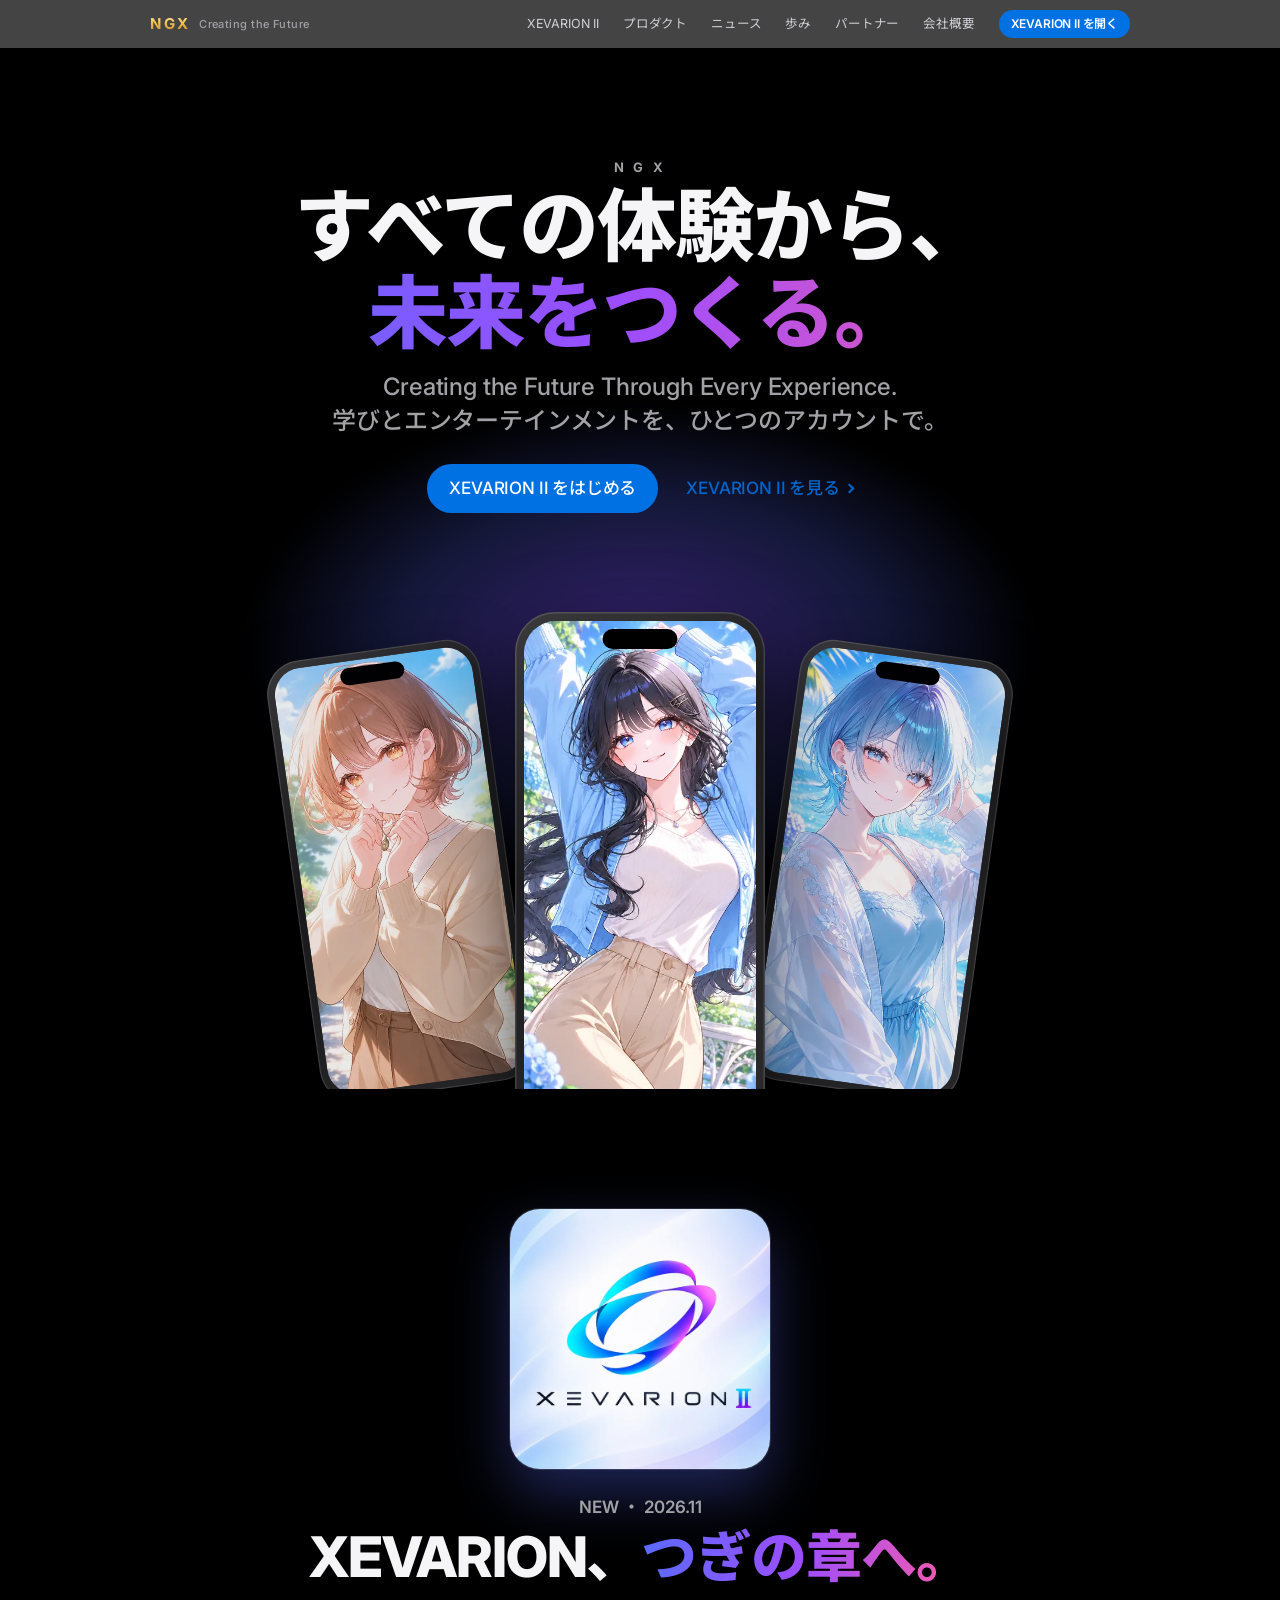
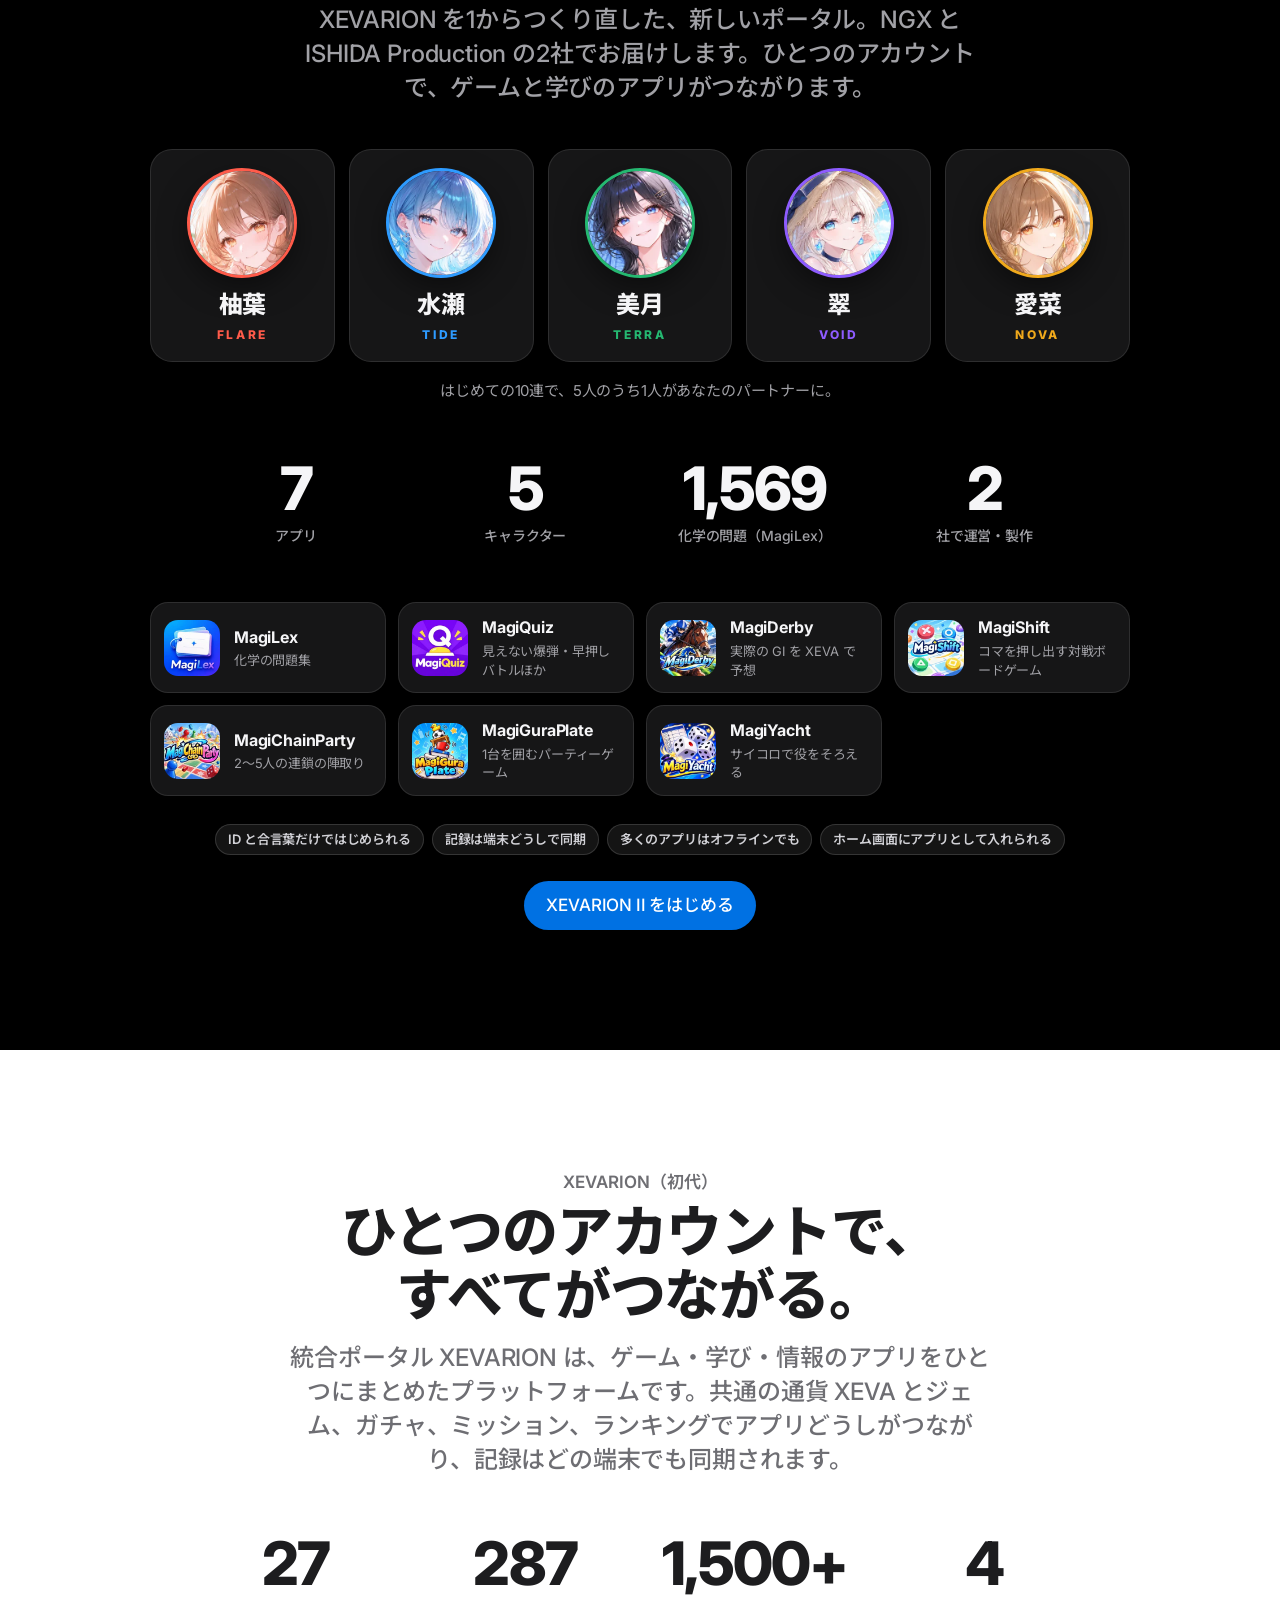
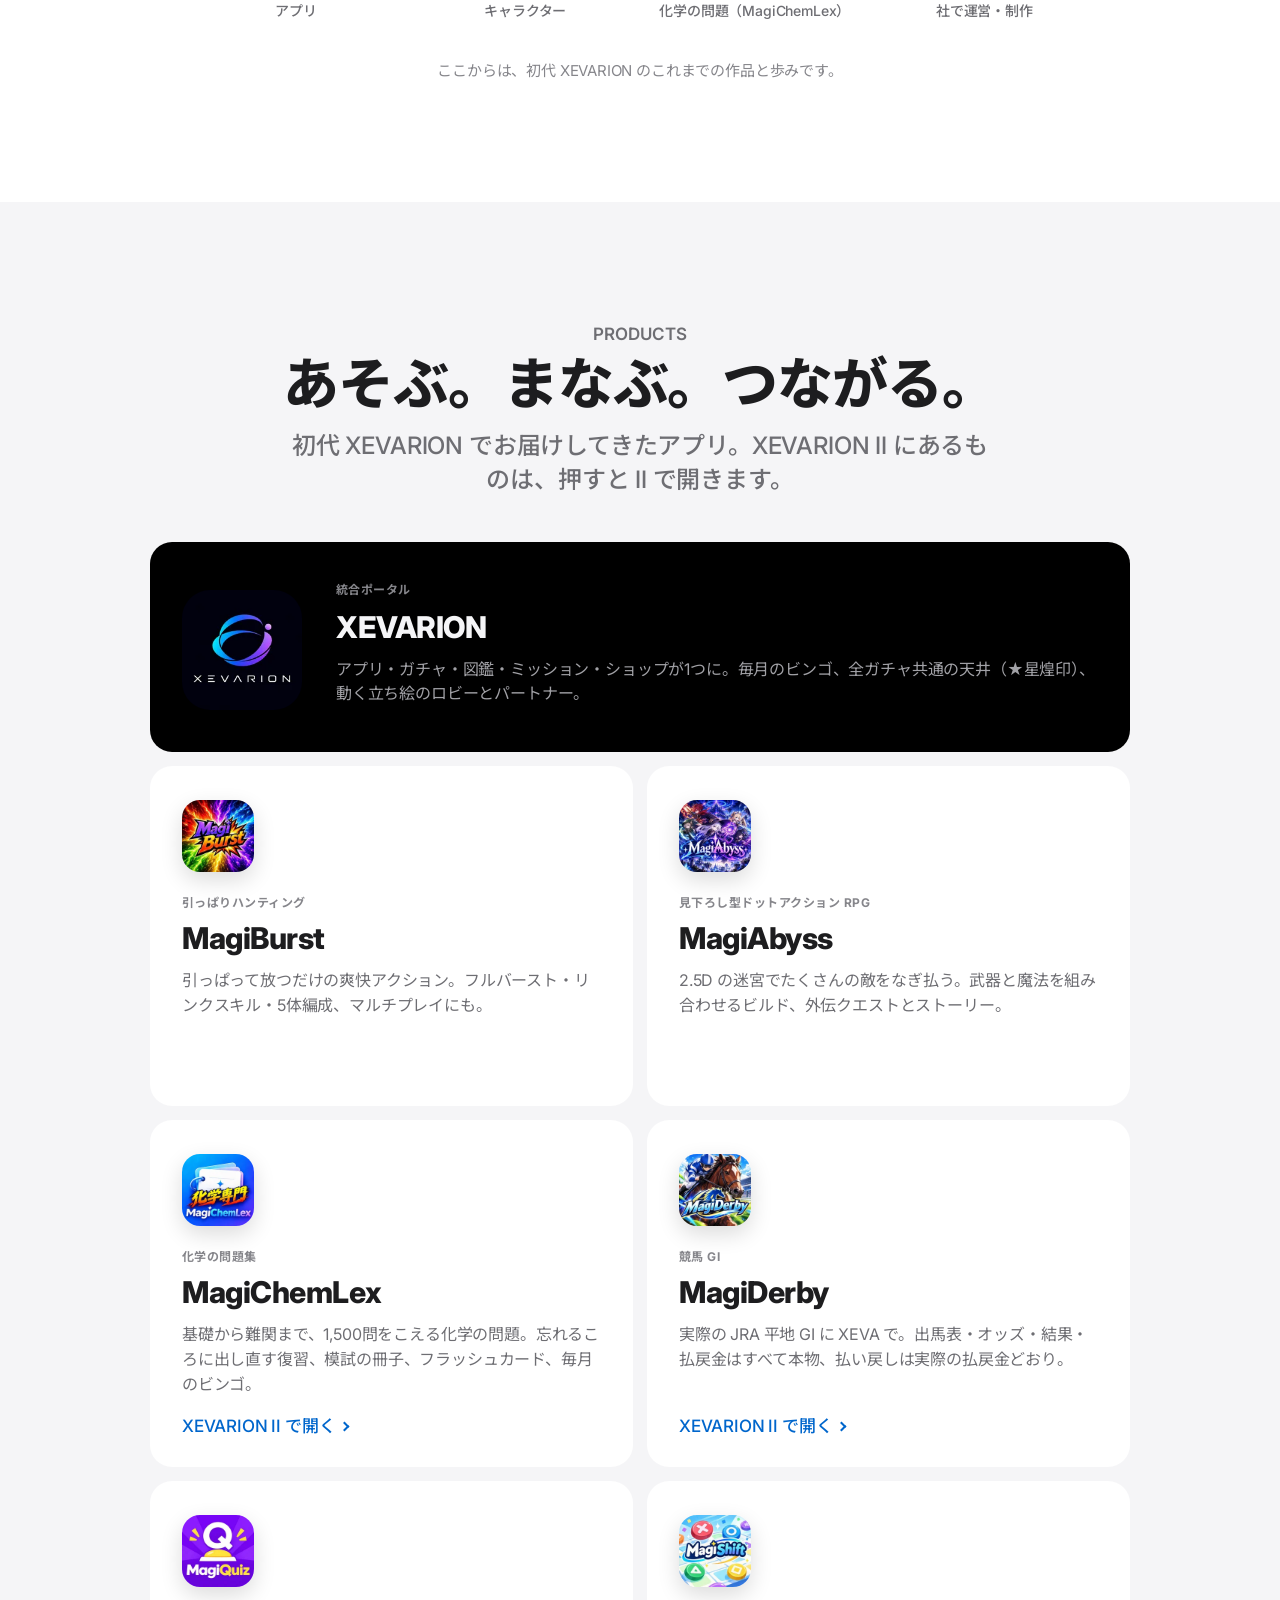
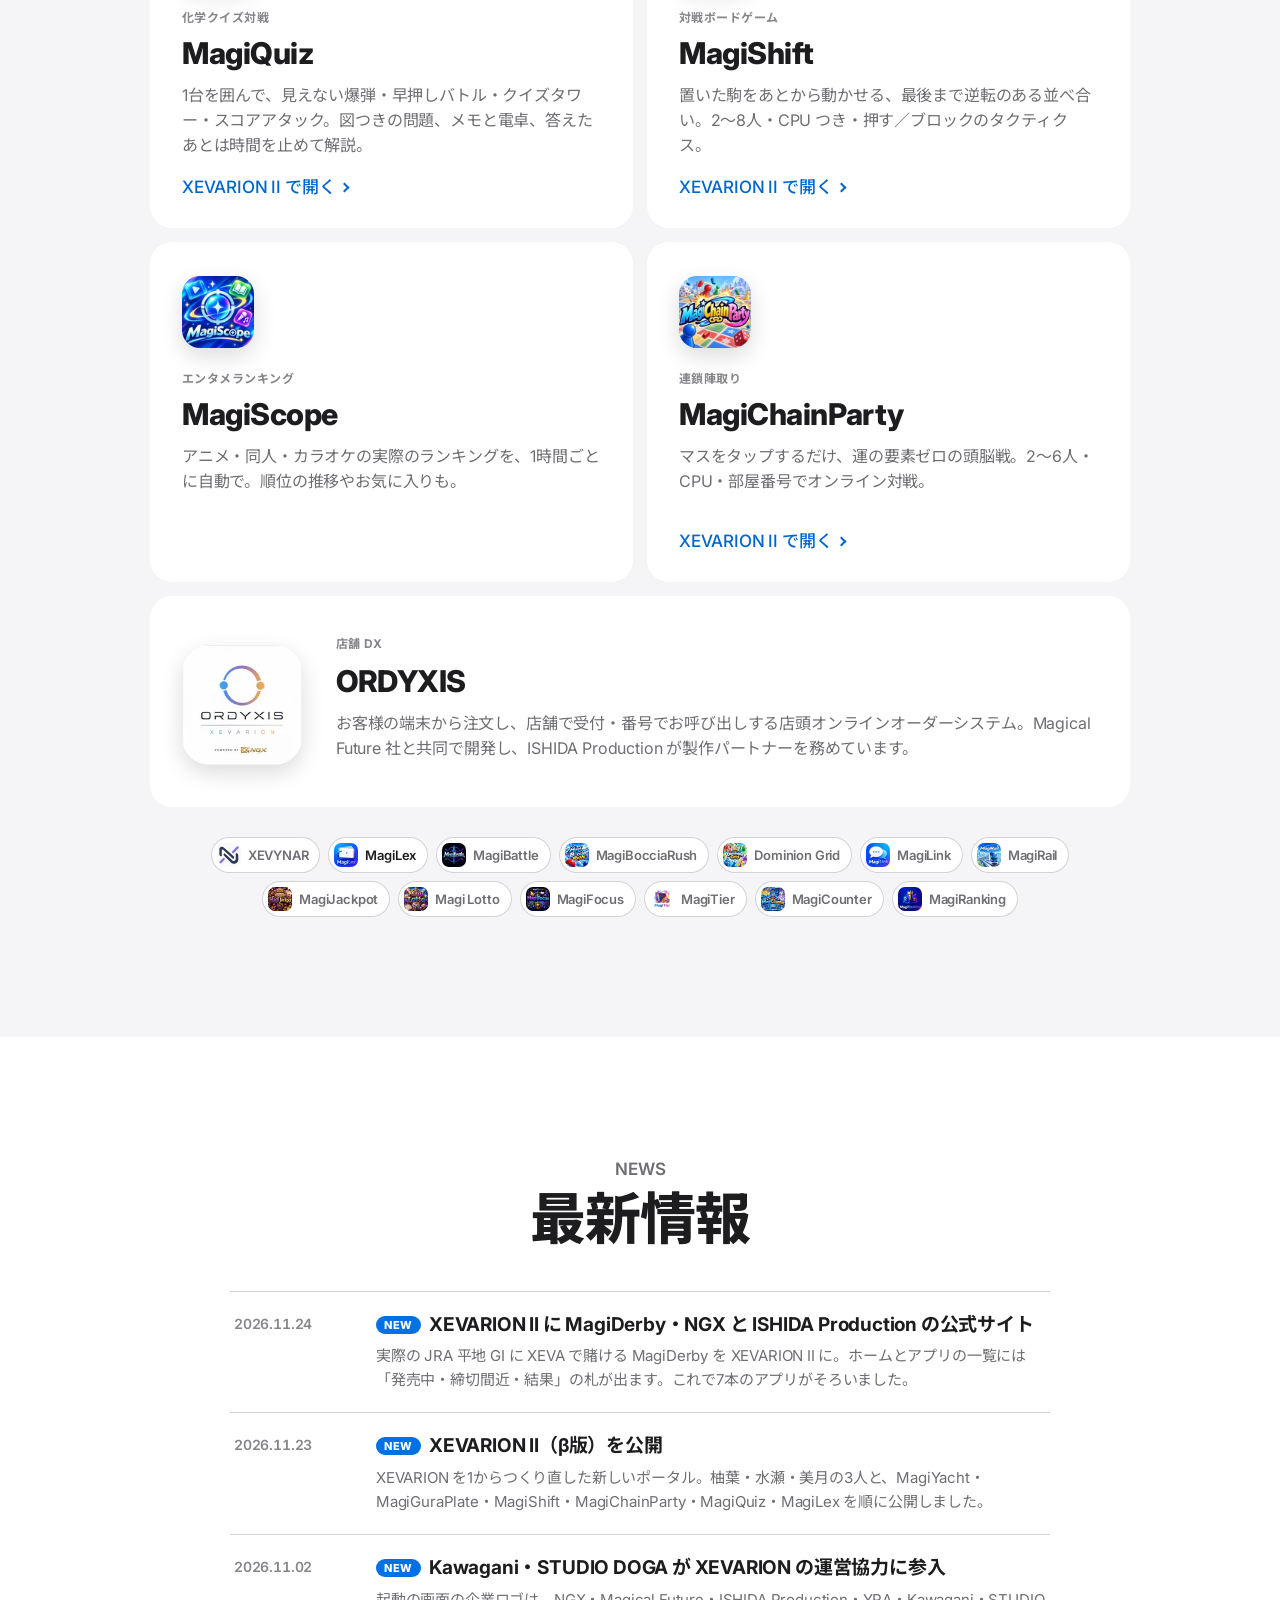
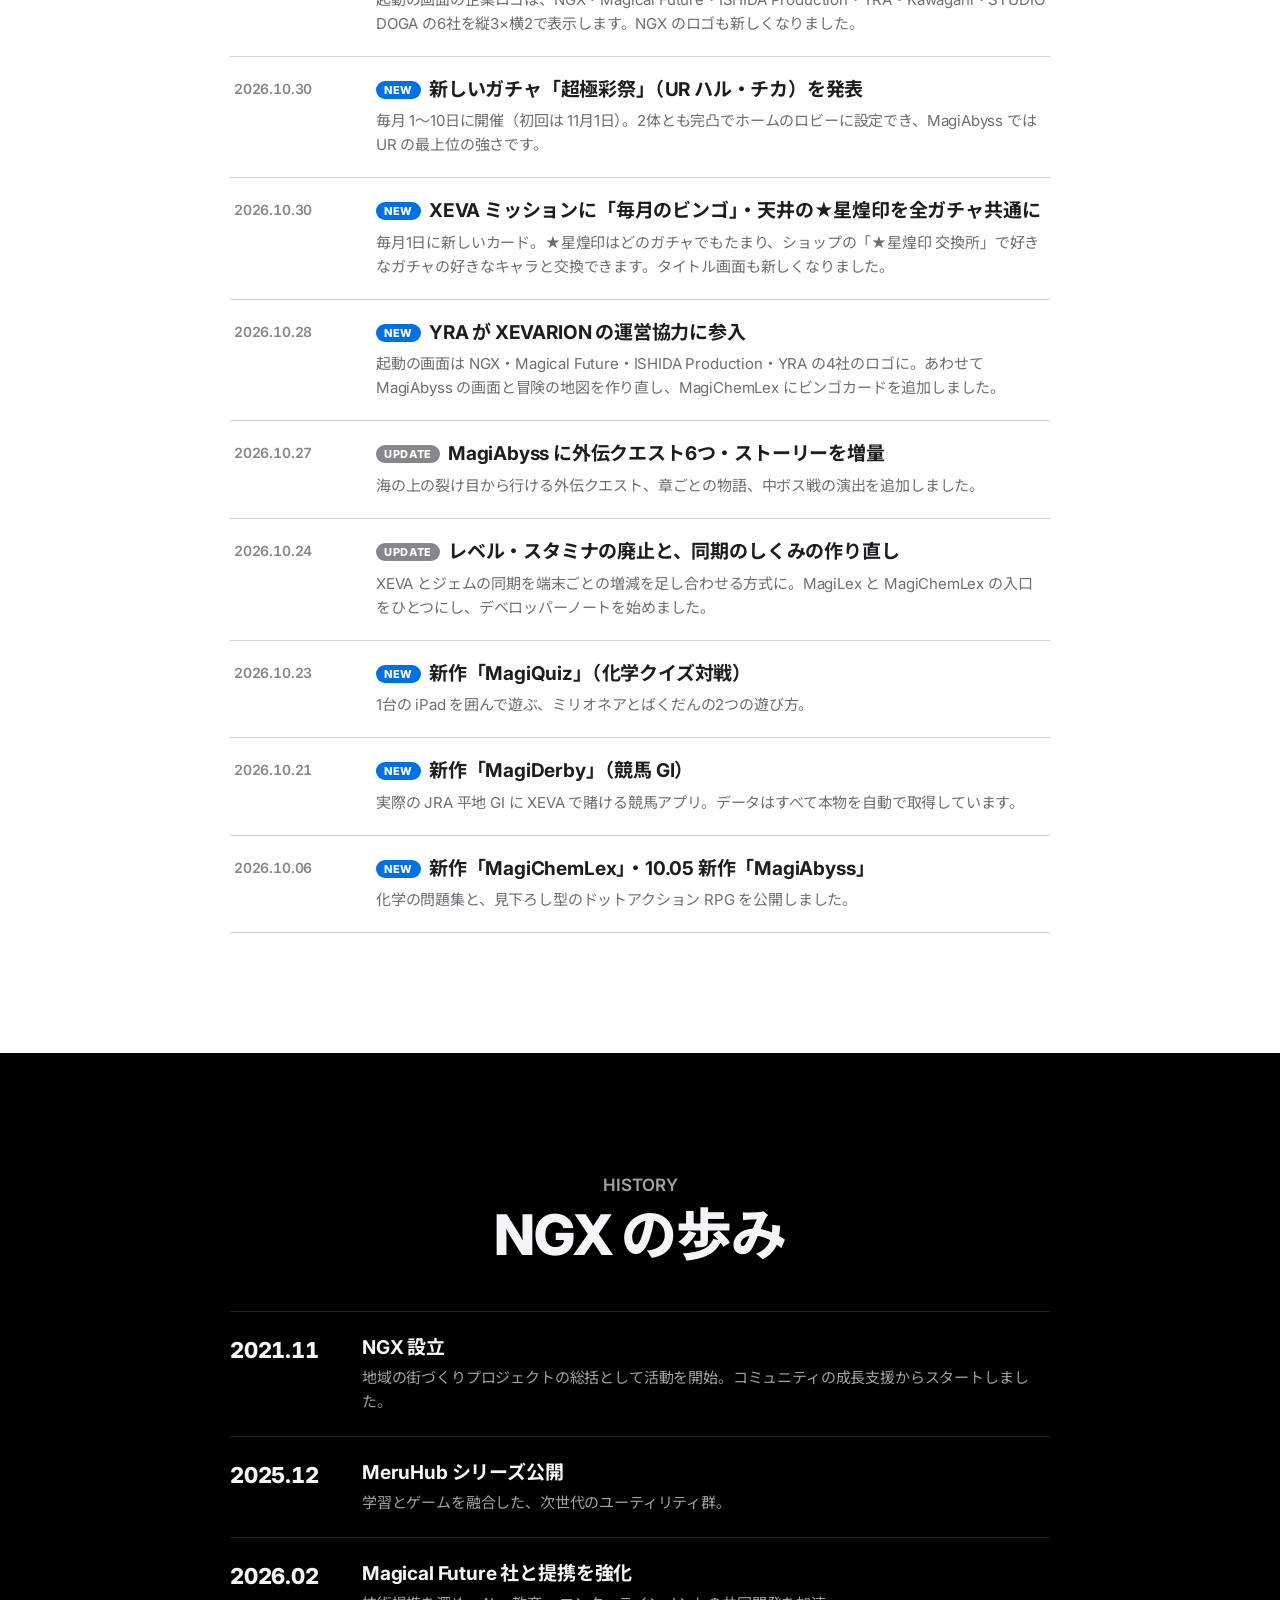
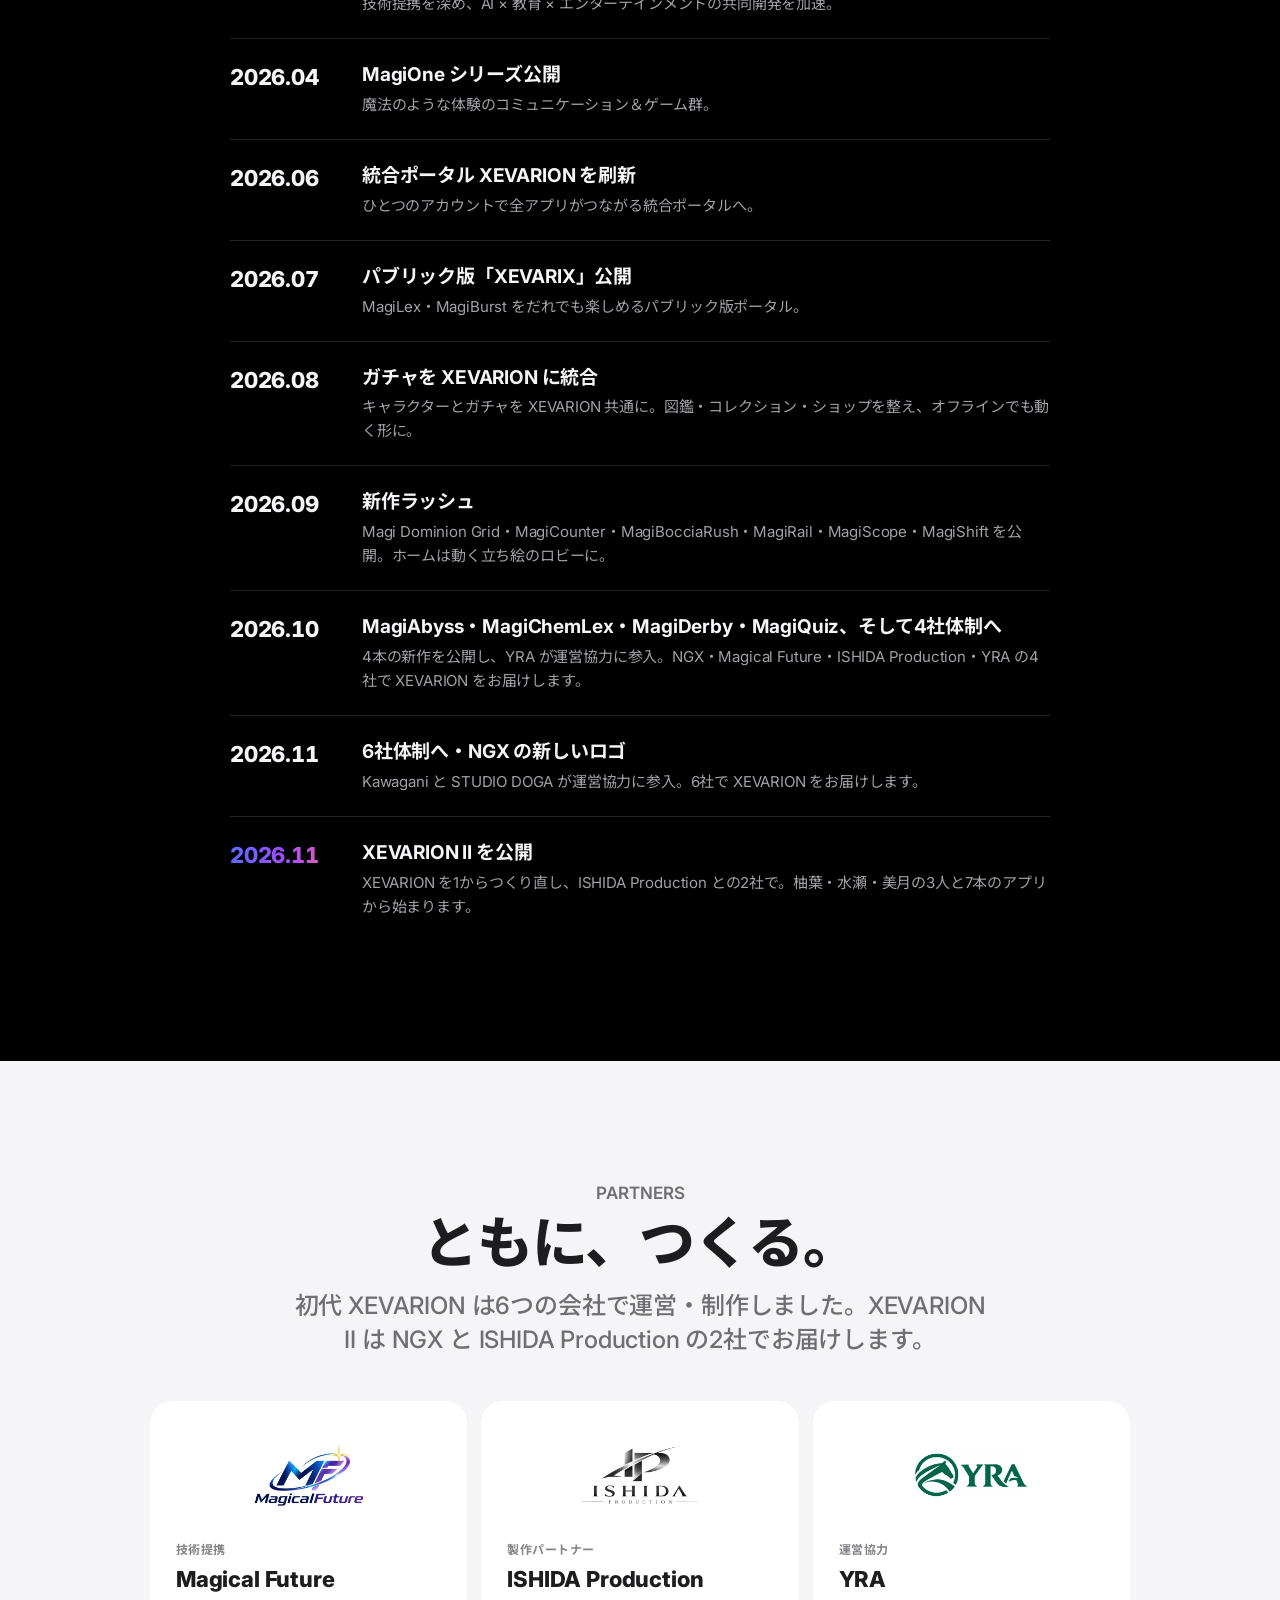
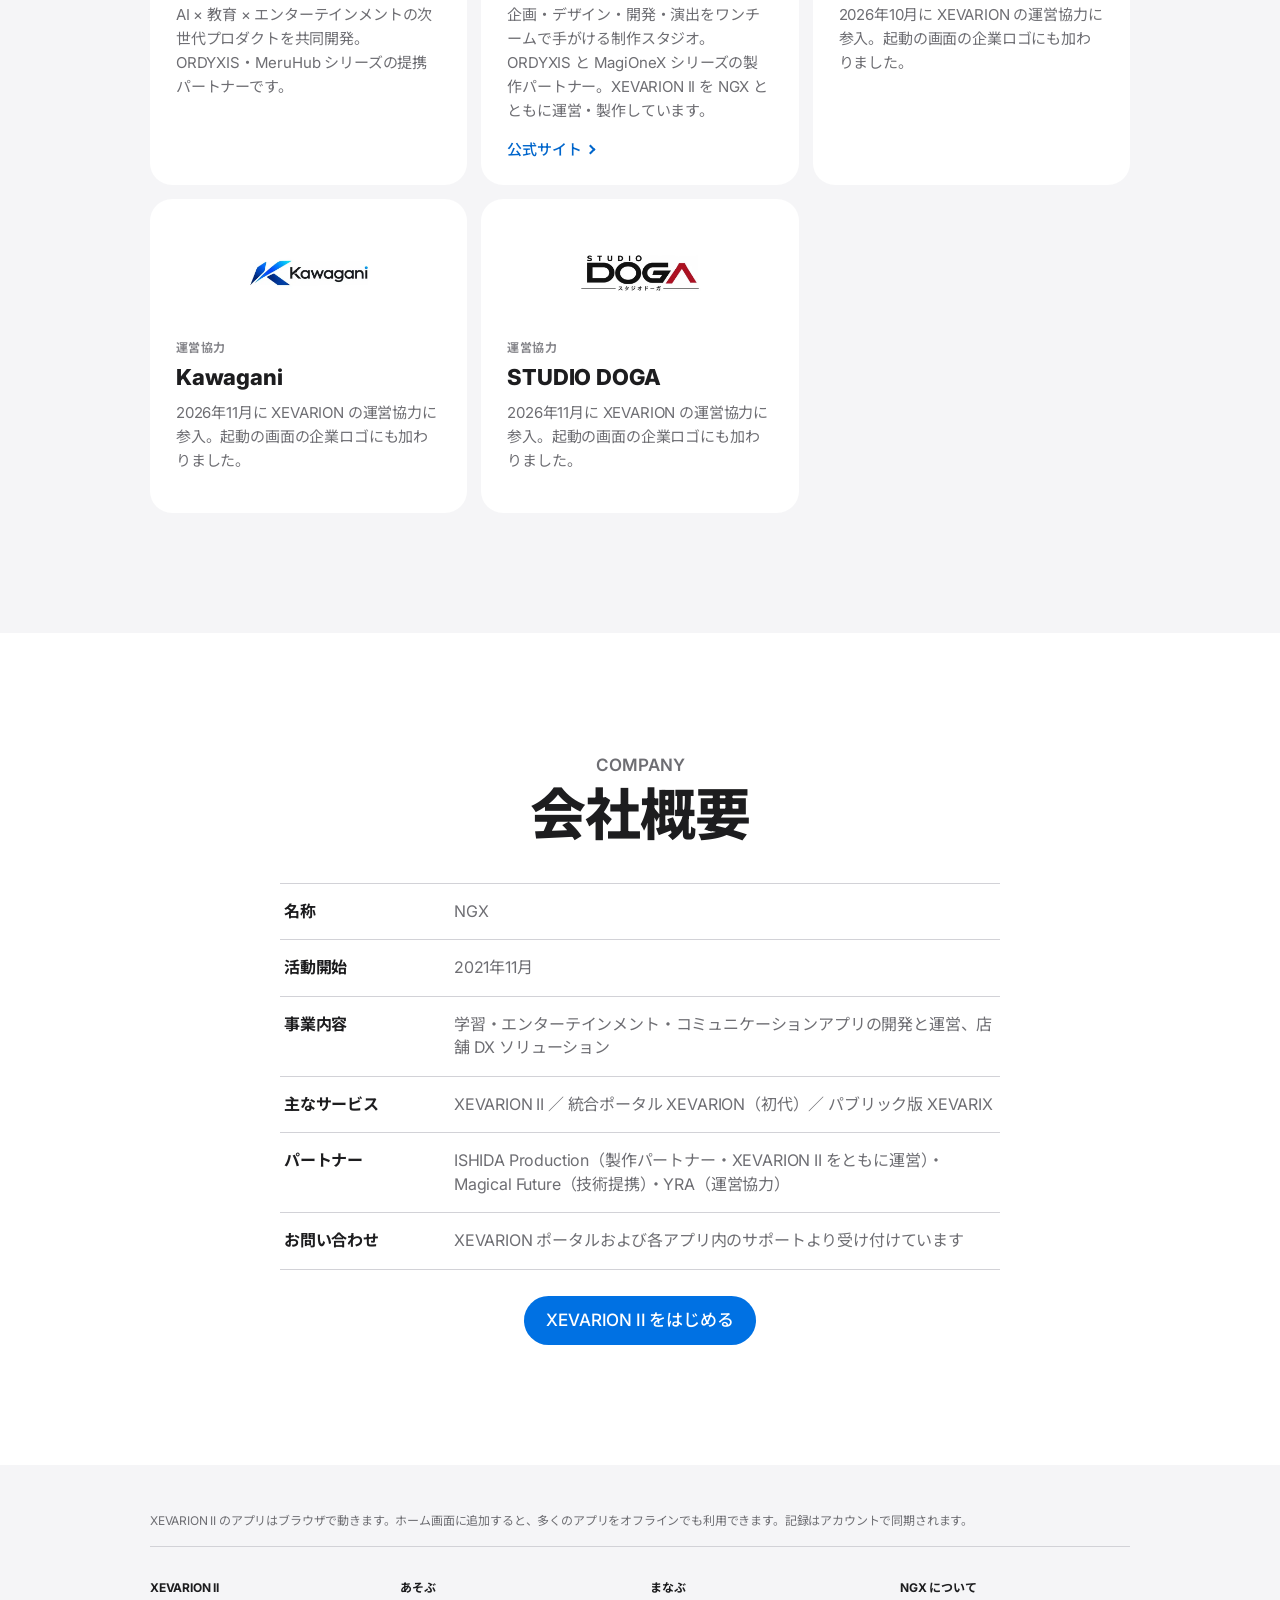
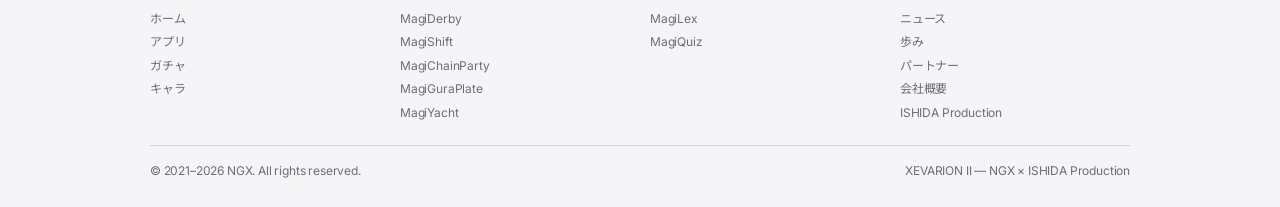
<file: sites/ngx/index.html>
<!DOCTYPE html>
<html lang="ja">
<head>
<meta charset="UTF-8">
<meta name="viewport" content="width=device-width, initial-scale=1.0, viewport-fit=cover">
<title>NGX — Creating the Future Through Every Experience.</title>
<meta name="description" content="NGX 公式サイト。XEVARION を1からつくり直した新しいポータル XEVARION II を、ISHIDA Production とともに開発・運営しています。プロダクト・最新情報・歩み・会社概要。">
<meta name="theme-color" content="#000000">
<link rel="icon" href="../../assets/apps/ngx-96.webp" type="image/webp">
<link rel="apple-touch-icon" href="../../assets/apps/ngx-192.webp">
<!-- ★ 2026-11-28 II のアプリの窓の中で開いたときだけ「もどる」など（ふつうのブラウザでは何もしない） -->
<script src="../embed.js"></script>
<link rel="preconnect" href="https://fonts.googleapis.com">
<link rel="preconnect" href="https://fonts.gstatic.com" crossorigin>
<link href="https://fonts.googleapis.com/css2?family=Inter:wght@400;500;600;700;800&family=Noto+Sans+JP:wght@400;500;700;900&display=swap" rel="stylesheet">
<!-- ══════════════════════════════════════════════════════════════
     ★★ 2026-10-30 NGX 公式サイトを作り直し（ご指定「最新の情報に更新し、1から作り直してデザインを Apple などのホームページのような形に」）
     ・薄い上のバー（すりガラス）・大きな見出しと広い余白・白／うすい灰色／黒の面を交互に・角の丸いタイル・「詳しく見る ›」の青い文字リンク。
     ・数字と並びは XEVARION の台帳（xevarion-home.js の XH_APPS・xeva.js の MB_CHAR_MASTER）に合わせて手で書いた（2026-10-30 時点）。
     ・住所や個人の情報は載せない。MagiChemLex の問題の出どころ（学校名・年度など）も書かない。
     ★ 2026-11-24 XEVARION II の src/sites/ngx へ移した（ご回答「初代は残し、II を主役に」「初代だけのアプリはリンクを外す」「II からは新しいタブで開く」）。
       ・いちばん上に XEVARION II（3人・7本のアプリ・はじめる）。初代の XEVARION・作品・ニュース・歩み・6社はそのまま「これまで」として残した
       ・初代のキャラの絵（MagiBurst の画面・超極彩祭のバナー・初代ホームの画面）は II のキャラの絵に差しかえた。超極彩祭の節は外した（ニュースには残る）
       ・II にあるアプリ（MagiChemLex は II の MagiLex）は ../../index.html#/app/<id> へ。初代だけのアプリ・初代のページへのリンクは外した
       ・絵：II のアプリは assets/apps/、初代だけのアプリのアイコンと6社のロゴは assets/sites/（tools/build_assets.py が art/sites/ から作る）
     ══════════════════════════════════════════════════════════════ -->
<style>
  :root{
    --ink:#1d1d1f; --ink2:#6e6e73; --ink3:#86868b; --line:#d2d2d7;
    --bg:#ffffff; --bg2:#f5f5f7; --dark:#000000; --dark2:#161617;
    --blue:#0071e3; --link:#0066cc; --linkd:#2997ff;
    --grad:linear-gradient(90deg,#5b6bff 0%,#9c4dff 48%,#ff5da2 100%);
    --gold:linear-gradient(180deg,#fff3c4 0%,#f2c14e 45%,#b8821c 100%);
    --r:22px; --maxw:1024px;
    --ease:cubic-bezier(.25,.8,.25,1);
    --font:"Inter","SF Pro JP","SF Pro Text","Hiragino Sans","Hiragino Kaku Gothic ProN","Noto Sans JP",system-ui,-apple-system,sans-serif;
  }
  *,*::before,*::after{box-sizing:border-box}
  html{scroll-behavior:smooth;-webkit-text-size-adjust:100%}
  body{margin:0;background:var(--bg);color:var(--ink);font-family:var(--font);font-size:17px;line-height:1.47;letter-spacing:-.01em;
    -webkit-font-smoothing:antialiased;overflow-x:hidden}
  a{color:inherit;text-decoration:none}
  img{display:block;max-width:100%}
  .wrap{max-width:var(--maxw);margin:0 auto;padding:0 22px}
  .eyebrow{display:block;font-size:17px;font-weight:600;color:var(--ink2);margin:0 0 6px;letter-spacing:0}
  .h1{font-size:clamp(31px,7.2vw,80px);line-height:1.08;font-weight:800;letter-spacing:-.025em;margin:0}
  .h2{font-size:clamp(28px,5.2vw,56px);line-height:1.12;font-weight:800;letter-spacing:-.02em;margin:0}
  .h1 span,.h2{word-break:keep-all;overflow-wrap:anywhere}
  .h3{font-size:clamp(24px,3.4vw,32px);line-height:1.15;font-weight:800;letter-spacing:-.015em;margin:0}
  .lead{font-size:clamp(19px,2.3vw,24px);line-height:1.42;font-weight:500;color:var(--ink2);margin:14px auto 0;max-width:700px}
  .gtext{background:var(--grad);-webkit-background-clip:text;background-clip:text;color:transparent}
  .ctas{display:flex;gap:28px;justify-content:center;align-items:center;flex-wrap:wrap;margin-top:26px}
  .btn{display:inline-flex;align-items:center;gap:6px;padding:12px 22px;border-radius:980px;background:var(--blue);color:#fff;font-size:17px;font-weight:500;
    transition:background .2s}
  .btn:hover{background:#0077ed}
  .more{color:var(--link);font-size:17px;font-weight:500;display:inline-flex;align-items:center;gap:4px}
  .more::after{content:"";width:7px;height:7px;border-right:2px solid currentColor;border-top:2px solid currentColor;transform:rotate(45deg);margin-left:2px}
  .more:hover{text-decoration:underline}
  .dk .more{color:var(--linkd)}
  .sec{padding:clamp(72px,10vw,120px) 0;text-align:center}
  .sec.g{background:var(--bg2)}
  .sec.dk{background:var(--dark);color:#f5f5f7}
  .sec.dk .eyebrow,.sec.dk .lead{color:#a1a1a6}

  /* ── 上のバー（すりガラス・48px） ── */
  .gn{position:sticky;top:0;z-index:100;height:48px;background:rgba(22,22,23,.8);-webkit-backdrop-filter:saturate(180%) blur(20px);backdrop-filter:saturate(180%) blur(20px);
    color:#e8e8ed;padding-top:env(safe-area-inset-top,0px);box-sizing:content-box}
  .gn .in{max-width:var(--maxw);height:48px;margin:0 auto;padding:0 22px;display:flex;align-items:center;gap:8px}
  .gn .logo{display:flex;align-items:center;gap:8px;margin-right:auto;font-weight:800;letter-spacing:.18em;font-size:15px}
  .gn .logo b{background:var(--gold);-webkit-background-clip:text;background-clip:text;color:transparent}
  .gn .logo i{font-style:normal;font-size:11px;font-weight:500;letter-spacing:.04em;color:#a1a1a6}
  .gn nav{display:flex;gap:4px}
  .gn nav a{font-size:12.5px;padding:6px 10px;color:#d1d1d6;border-radius:8px;transition:color .2s}
  .gn nav a:hover{color:#fff}
  .gn .cta{font-size:12px;font-weight:600;color:#fff;background:var(--blue);border-radius:980px;padding:5px 12px;margin-left:6px}
  .gn .burger{display:none;width:44px;height:44px;margin-right:-10px;border:0;background:none;cursor:pointer;color:#e8e8ed}
  .gn .burger span{display:block;width:17px;height:1.5px;background:currentColor;margin:5px auto;transition:transform .3s var(--ease)}
  .gn.open .burger span:first-child{transform:translateY(3.25px) rotate(45deg)}
  .gn.open .burger span:last-child{transform:translateY(-3.25px) rotate(-45deg)}
  .menu{display:none}
  @media (max-width:820px){
    .gn nav,.gn .cta{display:none}
    .gn .burger{display:block}
    .menu{display:block;position:fixed;left:0;right:0;top:calc(48px + env(safe-area-inset-top,0px));bottom:0;z-index:99;background:rgba(22,22,23,.97);
      -webkit-backdrop-filter:blur(20px);backdrop-filter:blur(20px);padding:18px 44px;opacity:0;visibility:hidden;transition:opacity .3s,visibility .3s}
    .gn.open + .menu{opacity:1;visibility:visible}
    .menu a{display:block;color:#f5f5f7;font-size:28px;font-weight:700;padding:9px 0;letter-spacing:-.01em}
    .menu a.small{font-size:15px;font-weight:500;color:#a1a1a6;margin-top:14px}
  }

  /* ── ヒーロー（黒） ── */
  .hero{position:relative;background:#000;color:#f5f5f7;text-align:center;padding:clamp(64px,9vw,110px) 0 0;overflow:hidden}
  .hero .eyebrow{color:#a1a1a6;letter-spacing:.24em;font-size:13px;font-weight:700}
  .hero .h1 span{display:block}
  .hero .lead{color:#a1a1a6}
  .hero .glow{position:absolute;left:50%;top:58%;width:min(1100px,140vw);aspect-ratio:1.6;transform:translate(-50%,-50%);pointer-events:none;
    background:radial-gradient(closest-side,rgba(124,77,255,.45),rgba(91,107,255,.22) 45%,transparent 72%);filter:blur(10px)}
  .stage{position:relative;margin:56px auto 0;height:clamp(330px,46vw,520px);max-width:900px}
  .phone{position:absolute;bottom:-40px;width:clamp(170px,22vw,250px);aspect-ratio:9/18.6;border-radius:clamp(26px,3.4vw,40px);padding:clamp(6px,.8vw,9px);
    background:linear-gradient(145deg,#3a3a3c,#1c1c1e 40%,#2c2c2e);box-shadow:0 30px 80px rgba(0,0,0,.7),inset 0 0 0 1.5px rgba(255,255,255,.14)}
  .phone .scr{width:100%;height:100%;border-radius:clamp(20px,2.8vw,32px);overflow:hidden;background:#111}
  .phone .scr img{width:100%;height:100%;object-fit:cover}
  .phone.c{left:50%;transform:translateX(-50%);z-index:3}
  .phone.l{left:calc(50% - clamp(150px,21vw,240px));transform:translateX(-50%) rotate(-8deg) scale(.86);z-index:2;opacity:.92}
  .phone.r{left:calc(50% + clamp(150px,21vw,240px));transform:translateX(-50%) rotate(8deg) scale(.86);z-index:2;opacity:.92}
  .phone .notch{position:absolute;top:clamp(12px,1.5vw,17px);left:50%;transform:translateX(-50%);width:30%;height:clamp(14px,1.8vw,20px);border-radius:99px;background:#000;z-index:2}
  @media (max-width:600px){ .phone.l,.phone.r{display:none} }

  /* ── 数字 ── */
  .stats{display:grid;grid-template-columns:repeat(4,1fr);gap:18px;max-width:900px;margin:48px auto 0}
  .stat{padding:8px 4px}
  .stat b{display:block;font-size:clamp(40px,5.6vw,60px);font-weight:800;letter-spacing:-.03em;line-height:1}
  .stat > span{display:block;margin-top:8px;font-size:14px;color:var(--ink2);font-weight:500}
  .stat b span{font:inherit}
  @media (max-width:700px){ .stats{grid-template-columns:repeat(2,1fr);gap:28px 12px} }

  /* ── 新しいリリース（黒・横長の絵） ── */
  .feat{margin:42px auto 0;max-width:900px;border-radius:var(--r);overflow:hidden;box-shadow:0 24px 70px rgba(91,107,255,.28)}
  .feat img{width:100%;aspect-ratio:900/482;object-fit:cover}
  .chips{display:flex;flex-wrap:wrap;gap:8px;justify-content:center;margin-top:22px}
  .chips span{font-size:13px;font-weight:600;padding:6px 13px;border-radius:99px;background:rgba(255,255,255,.08);color:#d1d1d6;box-shadow:inset 0 0 0 1px rgba(255,255,255,.14)}

  /* ── プロダクトのタイル（2列） ── */
  .tiles{display:grid;grid-template-columns:repeat(2,1fr);gap:14px;margin-top:44px;text-align:left}
  .tile{position:relative;display:flex;flex-direction:column;min-height:340px;padding:34px 32px 28px;border-radius:var(--r);background:#fff;overflow:hidden;
    transition:transform .45s var(--ease),box-shadow .45s var(--ease)}
  .tile:hover{transform:translateY(-4px);box-shadow:0 18px 48px rgba(0,0,0,.08)}
  .tile .ic{width:72px;height:72px;border-radius:18px;object-fit:cover;box-shadow:0 8px 22px rgba(0,0,0,.14);margin-bottom:22px}
  .tile small{font-size:12px;font-weight:700;color:var(--ink3);letter-spacing:.04em}
  .tile h3{font-size:clamp(24px,3vw,30px);font-weight:800;letter-spacing:-.015em;margin:4px 0 8px}
  .tile p{margin:0 0 18px;color:var(--ink2);font-size:16px;line-height:1.55}
  .tile .more{margin-top:auto}
  .tile.wide{grid-column:span 2;flex-direction:row;align-items:center;gap:34px;min-height:0}
  .tile.wide .ic{width:120px;height:120px;border-radius:28px;margin:0}
  .tile.dark{background:#000;color:#f5f5f7}
  .tile.dark p{color:#a1a1a6}
  .tile.dark .more{color:var(--linkd)}
  @media (max-width:760px){ .tiles{grid-template-columns:1fr} .tile.wide{grid-column:auto;flex-direction:column;align-items:flex-start;gap:0} .tile.wide .ic{width:72px;height:72px;border-radius:18px;margin-bottom:22px} .tile{min-height:0} }
  .allapps{display:flex;flex-wrap:wrap;gap:8px;justify-content:center;margin-top:30px}
  .allapps a{display:flex;align-items:center;gap:7px;padding:6px 12px 6px 6px;border-radius:99px;background:#fff;box-shadow:inset 0 0 0 1px var(--line);font-size:13px;font-weight:600;color:var(--ink)}
  .allapps a img{width:24px;height:24px;border-radius:7px;object-fit:cover}
  .allapps a:hover{box-shadow:inset 0 0 0 1px #a1a1a6}

  /* ── ニュース ── */
  .news{max-width:820px;margin:40px auto 0;text-align:left;border-top:1px solid var(--line)}
  .nw{display:grid;grid-template-columns:120px 1fr;gap:6px 22px;padding:20px 4px;border-bottom:1px solid var(--line)}
  .nw time{font-size:14px;font-weight:600;color:var(--ink3);padding-top:2px;font-variant-numeric:tabular-nums}
  .nw h4{margin:0;font-size:19px;font-weight:700;letter-spacing:-.01em;line-height:1.4}
  .nw p{grid-column:2;margin:0;font-size:15px;color:var(--ink2);line-height:1.6}
  .nw em{font-style:normal;font-size:11px;font-weight:800;letter-spacing:.06em;padding:2px 8px;border-radius:99px;margin-right:8px;vertical-align:2px;color:#fff;background:var(--blue)}
  .nw em.up{background:#86868b}
  @media (max-width:600px){ .nw{grid-template-columns:1fr} .nw p{grid-column:1} }

  /* ── 歩み ── */
  .tl{max-width:820px;margin:44px auto 0;text-align:left;display:grid;gap:0}
  .tl > div{display:grid;grid-template-columns:110px 1fr;gap:22px;padding:22px 0;border-top:1px solid rgba(255,255,255,.14)}
  .tl b{font-size:22px;font-weight:800;letter-spacing:-.01em;color:#f5f5f7;font-variant-numeric:tabular-nums}
  .tl h4{margin:0 0 4px;font-size:19px;font-weight:700;color:#f5f5f7}
  .tl p{margin:0;font-size:15px;color:#a1a1a6;line-height:1.6}
  .tl > div.now b{background:var(--grad);-webkit-background-clip:text;background-clip:text;color:transparent}
  @media (max-width:600px){ .tl > div{grid-template-columns:1fr;gap:4px} }

  /* ── パートナー ── */
  .pts{display:grid;grid-template-columns:repeat(3,1fr);gap:14px;margin-top:44px;text-align:left}
  .pt{background:#fff;border-radius:var(--r);padding:26px 26px 24px;display:flex;flex-direction:column}
  .pt .lg{height:96px;border-radius:14px;background:#fff;display:flex;align-items:center;justify-content:center;margin:0 0 18px;overflow:hidden}
  .pt .lg img{height:100%;width:auto;object-fit:contain}
  .pt small{font-size:12px;font-weight:700;color:var(--ink3);letter-spacing:.04em}
  .pt h3{margin:4px 0 8px;font-size:22px;font-weight:800}
  .pt p{margin:0 0 16px;font-size:15px;color:var(--ink2);line-height:1.6}
  .pt .more{margin-top:auto;font-size:15px}
  @media (max-width:860px){ .pts{grid-template-columns:1fr} }

  /* ── 会社概要 ── */
  .co{max-width:720px;margin:36px auto 0;text-align:left;border-top:1px solid var(--line)}
  .co div{display:grid;grid-template-columns:150px 1fr;gap:20px;padding:16px 4px;border-bottom:1px solid var(--line);font-size:16px}
  .co dt{font-weight:700;color:var(--ink)}
  .co dd{margin:0;color:var(--ink2)}
  @media (max-width:600px){ .co div{grid-template-columns:1fr;gap:2px} }

  /* ── フッター ── */
  footer{background:var(--bg2);color:var(--ink2);font-size:12px;padding:34px 0 28px}
  footer .note{padding-bottom:16px;border-bottom:1px solid var(--line);line-height:1.6}
  .fcols{display:grid;grid-template-columns:repeat(4,1fr);gap:20px;padding:20px 0;border-bottom:1px solid var(--line)}
  .fcols h5{margin:0 0 10px;font-size:12px;font-weight:700;color:var(--ink)}
  .fcols a{display:block;padding:3px 0;color:var(--ink2)}
  .fcols a:hover{text-decoration:underline;color:var(--ink)}
  .fbot{display:flex;justify-content:space-between;flex-wrap:wrap;gap:8px;padding-top:16px}
  @media (max-width:700px){ .fcols{grid-template-columns:repeat(2,1fr)} }

  /* ── スクロールで現れる ── */
  .rv{opacity:0;transform:translateY(28px);transition:opacity .9s var(--ease),transform .9s var(--ease)}
  .rv.in{opacity:1;transform:none}
  .rv.d1{transition-delay:.08s}.rv.d2{transition-delay:.16s}.rv.d3{transition-delay:.24s}.rv.d4{transition-delay:.32s}
  @media (prefers-reduced-motion:reduce){ .rv{opacity:1;transform:none;transition:none} html{scroll-behavior:auto} }

  /* ── ★ 2026-11-28 II のアプリの窓の中（html.in-x2・../embed.js）：上のバーの左に「もどる」・上下の余白は II の値 ── */
  .x2-back{display:none}
  html.in-x2 .x2-back{display:inline-flex;align-items:center;gap:1px;flex:none;height:30px;padding:0 12px 0 6px;margin:0 10px 0 -6px;border:0;border-radius:99px;background:rgba(255,255,255,.14);color:#f5f5f7;font:600 13px/1 var(--font);cursor:pointer;-webkit-tap-highlight-color:transparent}
  html.in-x2 .x2-back svg{width:16px;height:16px}
  html.in-x2 .x2-back:active{background:rgba(255,255,255,.26)}
  html.in-x2 .gn{padding-top:var(--x2-st,0px)}
  html.in-x2 .menu{top:calc(48px + var(--x2-st,0px))}
  html.in-x2 footer{padding-bottom:calc(28px + var(--x2-sb,0px))}
  /* ── XEVARION II（2026-11-24・主役）── */
  /* ★ 2026-11-28 ロゴを新しい版（明るい地）に：地ごと角の丸いカードで置く */
  .x2-logo{width:min(260px,62vw);aspect-ratio:1;object-fit:cover;margin:0 auto 26px;border-radius:30px;box-shadow:0 0 0 1px rgba(255,255,255,.14),0 24px 60px rgba(90,110,255,.35)}
  .x2-chars{display:flex;flex-wrap:wrap;justify-content:center;gap:14px;max-width:980px;margin:44px auto 0}
  .x2-chars .x2-ch{flex:0 1 calc((100% - 56px) / 5);min-width:96px}
  @media (max-width:620px){ .x2-chars .x2-ch{flex-basis:calc((100% - 28px) / 3)} }
  .x2-ch{border-radius:var(--r);padding:22px 10px 18px;background:#161617;box-shadow:inset 0 0 0 1px rgba(255,255,255,.1)}
  .x2-ch img{width:min(104px,22vw);aspect-ratio:1;border-radius:50%;object-fit:cover;margin:0 auto 12px;box-shadow:0 0 0 3px var(--c),0 10px 30px rgba(0,0,0,.5)}
  .x2-ch b{display:block;font-size:clamp(19px,2.6vw,24px);font-weight:800;color:#f5f5f7}
  .x2-ch small{display:block;margin-top:4px;font-size:12px;font-weight:800;letter-spacing:.22em;color:var(--c)}
  .x2-sub{margin:18px auto 0;font-size:15px;color:#a1a1a6}
  .sec.x2 .stat > span{color:#a1a1a6}
  .x2-apps{display:grid;grid-template-columns:repeat(auto-fill,minmax(220px,1fr));gap:12px;margin-top:48px;text-align:left}
  .x2-app{display:flex;align-items:center;gap:14px;padding:14px;border-radius:18px;background:#161617;box-shadow:inset 0 0 0 1px rgba(255,255,255,.1);transition:transform .35s var(--ease),box-shadow .35s var(--ease)}
  .x2-app:hover{transform:translateY(-3px);box-shadow:inset 0 0 0 1px rgba(255,255,255,.22)}
  .x2-app img{width:56px;height:56px;border-radius:14px;flex:none;object-fit:cover}
  .x2-app span{font-size:13px;color:#a1a1a6;line-height:1.45}
  .x2-app b{display:block;font-size:16px;font-weight:700;color:#f5f5f7;margin-bottom:2px}
  .sec.x2 .chips{margin-top:28px}
  .note-s{max-width:640px;margin:30px auto 0;font-size:15px;color:var(--ink3)}
  /* 初代だけのアプリ（リンクなし） */
  div.tile:hover{transform:none;box-shadow:none}
  .allapps span{display:flex;align-items:center;gap:7px;padding:6px 12px 6px 6px;border-radius:99px;background:#fff;box-shadow:inset 0 0 0 1px var(--line);font-size:13px;font-weight:600;color:var(--ink2)}
  .allapps span img{width:24px;height:24px;border-radius:7px;object-fit:cover}
  @media (max-width:420px){ .x2-chars{gap:8px} .x2-ch{padding:16px 6px 14px} }
</style>
</head>
<body>

<header class="gn" id="gn">
  <div class="in">
    <button type="button" class="x2-back" aria-label="XEVARION II にもどる"><svg viewBox="0 0 24 24" aria-hidden="true"><path d="M15 5 8 12l7 7" fill="none" stroke="currentColor" stroke-width="2.4" stroke-linecap="round" stroke-linejoin="round"/></svg>もどる</button>
    <a class="logo" href="#top" aria-label="NGX トップへ"><b>NGX</b><i>Creating the Future</i></a>
    <nav aria-label="サイト内">
      <a href="#xevarion2">XEVARION II</a>
      <a href="#products">プロダクト</a>
      <a href="#news">ニュース</a>
      <a href="#history">歩み</a>
      <a href="#partners">パートナー</a>
      <a href="#company">会社概要</a>
    </nav>
    <a class="cta" href="../../index.html">XEVARION II を開く</a>
    <button class="burger" id="burger" aria-label="メニュー" aria-expanded="false"><span></span><span></span></button>
  </div>
</header>
<div class="menu" id="menu">
  <a href="#xevarion2">XEVARION II</a>
  <a href="#products">プロダクト</a>
  <a href="#news">ニュース</a>
  <a href="#history">歩み</a>
  <a href="#partners">パートナー</a>
  <a href="#company">会社概要</a>
  <a class="small" href="../../index.html">XEVARION II を開く ›</a>
</div>

<main id="top">

  <!-- ヒーロー -->
  <section class="hero">
    <div class="glow" aria-hidden="true"></div>
    <div class="wrap" style="position:relative">
      <span class="eyebrow rv">N G X</span>
      <h1 class="h1 rv d1"><span>すべての体験から、</span><span class="gtext">未来をつくる。</span></h1>
      <p class="lead rv d2">Creating the Future Through Every Experience.<br>学びとエンターテインメントを、ひとつのアカウントで。</p>
      <div class="ctas rv d3">
        <a class="btn" href="../../index.html">XEVARION II をはじめる</a>
        <a class="more" href="#xevarion2">XEVARION II を見る</a>
      </div>
    </div>
    <div class="stage rv d2" aria-hidden="true">
      <div class="phone l"><div class="notch"></div><div class="scr"><img src="../../assets/chara/yuzuha/banner-470.webp" alt="" loading="lazy"></div></div>
      <div class="phone c"><div class="notch"></div><div class="scr"><img src="../../assets/chara/miduki/banner-470.webp" alt=""></div></div>
      <div class="phone r"><div class="notch"></div><div class="scr"><img src="../../assets/chara/minase/banner-470.webp" alt="" loading="lazy"></div></div>
    </div>
  </section>

  <!-- XEVARION II（2026-11-24・主役） -->
  <section class="sec dk x2" id="xevarion2">
    <div class="wrap">
      <img class="x2-logo rv" src="../../assets/brand/logo-card-640.webp" alt="XEVARION II">
      <span class="eyebrow rv">NEW ・ 2026.11</span>
      <h2 class="h2 rv d1">XEVARION、<span class="gtext">つぎの章へ。</span></h2>
      <p class="lead rv d2">XEVARION を1からつくり直した、新しいポータル。NGX と ISHIDA Production の2社でお届けします。ひとつのアカウントで、ゲームと学びのアプリがつながります。</p>
      <div class="x2-chars">
        <div class="x2-ch rv" style="--c:#ff5b4a"><img src="../../assets/chara/yuzuha/face-256.webp" alt="" loading="lazy"><b>柚葉</b><small>FLARE</small></div>
        <div class="x2-ch rv d1" style="--c:#2e9bff"><img src="../../assets/chara/minase/face-256.webp" alt="" loading="lazy"><b>水瀬</b><small>TIDE</small></div>
        <div class="x2-ch rv d2" style="--c:#25b871"><img src="../../assets/chara/miduki/face-256.webp" alt="" loading="lazy"><b>美月</b><small>TERRA</small></div>
        <div class="x2-ch rv d3" style="--c:#8e5cff"><img src="../../assets/chara/sui/face-256.webp" alt="" loading="lazy"><b>翠</b><small>VOID</small></div>
        <div class="x2-ch rv d4" style="--c:#f0a91c"><img src="../../assets/chara/mana/face-256.webp" alt="" loading="lazy"><b>愛菜</b><small>NOVA</small></div>
      </div>
      <p class="x2-sub rv">はじめての10連で、5人のうち1人があなたのパートナーに。</p>
      <div class="stats">
        <div class="stat rv"><b><span class="count" data-to="7">7</span></b><span>アプリ</span></div>
        <div class="stat rv d1"><b><span class="count" data-to="5">5</span></b><span>キャラクター</span></div>
        <div class="stat rv d2"><b><span class="count" data-to="1569">1,569</span></b><span>化学の問題（MagiLex）</span></div>
        <div class="stat rv d3"><b><span class="count" data-to="2">2</span></b><span>社で運営・製作</span></div>
      </div>
      <div class="x2-apps">
        <a class="x2-app rv" href="../../index.html#/app/lex"><img src="../../assets/apps/lex-192.webp" alt="" loading="lazy"><span><b>MagiLex</b>化学の問題集</span></a>
        <a class="x2-app rv d1" href="../../index.html#/app/quiz"><img src="../../assets/apps/quiz-192.webp" alt="" loading="lazy"><span><b>MagiQuiz</b>見えない爆弾・早押しバトルほか</span></a>
        <a class="x2-app rv d2" href="../../index.html#/app/derby"><img src="../../assets/apps/derby-192.webp" alt="" loading="lazy"><span><b>MagiDerby</b>実際の GⅠ を XEVA で予想</span></a>
        <a class="x2-app rv" href="../../index.html#/app/shift"><img src="../../assets/apps/shift-192.webp" alt="" loading="lazy"><span><b>MagiShift</b>コマを押し出す対戦ボードゲーム</span></a>
        <a class="x2-app rv d1" href="../../index.html#/app/chain"><img src="../../assets/apps/chain-192.webp" alt="" loading="lazy"><span><b>MagiChainParty</b>2〜5人の連鎖の陣取り</span></a>
        <a class="x2-app rv d2" href="../../index.html#/app/gura"><img src="../../assets/apps/gura-192.webp" alt="" loading="lazy"><span><b>MagiGuraPlate</b>1台を囲むパーティーゲーム</span></a>
        <a class="x2-app rv" href="../../index.html#/app/yacht"><img src="../../assets/apps/yacht-192.webp" alt="" loading="lazy"><span><b>MagiYacht</b>サイコロで役をそろえる</span></a>
      </div>
      <div class="chips rv"><span>ID と合言葉だけではじめられる</span><span>記録は端末どうしで同期</span><span>多くのアプリはオフラインでも</span><span>ホーム画面にアプリとして入れられる</span></div>
      <div class="ctas rv"><a class="btn" href="../../index.html">XEVARION II をはじめる</a></div>
    </div>
  </section>

  <!-- XEVARION -->
  <section class="sec" id="xevarion">
    <div class="wrap">
      <span class="eyebrow rv">XEVARION（初代）</span>
      <h2 class="h2 rv d1">ひとつのアカウントで、<br>すべてがつながる。</h2>
      <p class="lead rv d2">統合ポータル XEVARION は、ゲーム・学び・情報のアプリをひとつにまとめたプラットフォームです。共通の通貨 XEVA とジェム、ガチャ、ミッション、ランキングでアプリどうしがつながり、記録はどの端末でも同期されます。</p>
      <div class="stats">
        <div class="stat rv"><b><span class="count" data-to="27">27</span></b><span>アプリ</span></div>
        <div class="stat rv d1"><b><span class="count" data-to="287">287</span></b><span>キャラクター</span></div>
        <div class="stat rv d2"><b><span class="count" data-to="1500">1,500</span>+</b><span>化学の問題（MagiChemLex）</span></div>
        <div class="stat rv d3"><b><span class="count" data-to="4">4</span></b><span>社で運営・制作</span></div>
      </div>
      <p class="note-s rv">ここからは、初代 XEVARION のこれまでの作品と歩みです。</p>
    </div>
  </section>

  <!-- プロダクト -->
  <section class="sec g" id="products">
    <div class="wrap">
      <span class="eyebrow rv">PRODUCTS</span>
      <h2 class="h2 rv d1">あそぶ。まなぶ。つながる。</h2>
      <p class="lead rv d2">初代 XEVARION でお届けしてきたアプリ。XEVARION II にあるものは、押すと II で開きます。</p>
      <div class="tiles">
        <div class="tile wide dark rv">
          <img class="ic" src="../../assets/sites/apps/xevarion-192.webp" alt="">
          <div>
            <small>統合ポータル</small>
            <h3>XEVARION</h3>
            <p>アプリ・ガチャ・図鑑・ミッション・ショップが1つに。毎月のビンゴ、全ガチャ共通の天井（★星煌印）、動く立ち絵のロビーとパートナー。</p>
          </div>
        </div>
        <div class="tile rv">
          <img class="ic" src="../../assets/sites/apps/magiburst-192.webp" alt="" loading="lazy">
          <small>引っぱりハンティング</small><h3>MagiBurst</h3>
          <p>引っぱって放つだけの爽快アクション。フルバースト・リンクスキル・5体編成、マルチプレイにも。</p>
        </div>
        <div class="tile rv d1">
          <img class="ic" src="../../assets/sites/apps/magiabyss-192.webp" alt="" loading="lazy">
          <small>見下ろし型ドットアクション RPG</small><h3>MagiAbyss</h3>
          <p>2.5D の迷宮でたくさんの敵をなぎ払う。武器と魔法を組み合わせるビルド、外伝クエストとストーリー。</p>
        </div>
        <a class="tile rv" href="../../index.html#/app/lex">
          <img class="ic" src="../../assets/sites/apps/magichemlex-192.webp" alt="" loading="lazy">
          <small>化学の問題集</small><h3>MagiChemLex</h3>
          <p>基礎から難関まで、1,500問をこえる化学の問題。忘れるころに出し直す復習、模試の冊子、フラッシュカード、毎月のビンゴ。</p>
          <span class="more">XEVARION II で開く</span>
        </a>
        <a class="tile rv d1" href="../../index.html#/app/derby">
          <img class="ic" src="../../assets/apps/derby-192.webp" alt="" loading="lazy">
          <small>競馬 GⅠ</small><h3>MagiDerby</h3>
          <p>実際の JRA 平地 GⅠ に XEVA で。出馬表・オッズ・結果・払戻金はすべて本物、払い戻しは実際の払戻金どおり。</p>
          <span class="more">XEVARION II で開く</span>
        </a>
        <a class="tile rv" href="../../index.html#/app/quiz">
          <img class="ic" src="../../assets/apps/quiz-192.webp" alt="" loading="lazy">
          <small>化学クイズ対戦</small><h3>MagiQuiz</h3>
          <p>1台を囲んで、見えない爆弾・早押しバトル・クイズタワー・スコアアタック。図つきの問題、メモと電卓、答えたあとは時間を止めて解説。</p>
          <span class="more">XEVARION II で開く</span>
        </a>
        <a class="tile rv d1" href="../../index.html#/app/shift">
          <img class="ic" src="../../assets/apps/shift-192.webp" alt="" loading="lazy">
          <small>対戦ボードゲーム</small><h3>MagiShift</h3>
          <p>置いた駒をあとから動かせる、最後まで逆転のある並べ合い。2〜8人・CPU つき・押す／ブロックのタクティクス。</p>
          <span class="more">XEVARION II で開く</span>
        </a>
        <div class="tile rv">
          <img class="ic" src="../../assets/sites/apps/magiscope-192.webp" alt="" loading="lazy">
          <small>エンタメランキング</small><h3>MagiScope</h3>
          <p>アニメ・同人・カラオケの実際のランキングを、1時間ごとに自動で。順位の推移やお気に入りも。</p>
        </div>
        <a class="tile rv d1" href="../../index.html#/app/chain">
          <img class="ic" src="../../assets/apps/chain-192.webp" alt="" loading="lazy">
          <small>連鎖陣取り</small><h3>MagiChainParty</h3>
          <p>マスをタップするだけ、運の要素ゼロの頭脳戦。2〜6人・CPU・部屋番号でオンライン対戦。</p>
          <span class="more">XEVARION II で開く</span>
        </a>
        <div class="tile wide rv">
          <img class="ic" src="../../assets/sites/apps/ordyxis-192.webp" alt="" loading="lazy">
          <div>
            <small>店舗 DX</small>
            <h3>ORDYXIS</h3>
            <p>お客様の端末から注文し、店舗で受付・番号でお呼び出しする店頭オンラインオーダーシステム。Magical Future 社と共同で開発し、ISHIDA Production が製作パートナーを務めています。</p>
          </div>
        </div>
      </div>
      <div class="allapps rv" aria-label="そのほかのアプリ">
        <span><img src="../../assets/sites/apps/xevynar-192.webp" alt="" loading="lazy">XEVYNAR</span>
        <a href="../../index.html#/app/lex"><img src="../../assets/apps/lex-96.webp" alt="" loading="lazy">MagiLex</a>
        <span><img src="../../assets/sites/apps/magibattle-192.webp" alt="" loading="lazy">MagiBattle</span>
        <span><img src="../../assets/sites/apps/magibocciarush-192.webp" alt="" loading="lazy">MagiBocciaRush</span>
        <span><img src="../../assets/sites/apps/magidominiongrid-192.webp" alt="" loading="lazy">Dominion Grid</span>
        <span><img src="../../assets/sites/apps/magilink-192.webp" alt="" loading="lazy">MagiLink</span>
        <span><img src="../../assets/sites/apps/magirail-192.webp" alt="" loading="lazy">MagiRail</span>
        <span><img src="../../assets/sites/apps/magijackpot-192.webp" alt="" loading="lazy">MagiJackpot</span>
        <span><img src="../../assets/sites/apps/magilotto-192.webp" alt="" loading="lazy">Magi Lotto</span>
        <span><img src="../../assets/sites/apps/magifocus-192.webp" alt="" loading="lazy">MagiFocus</span>
        <span><img src="../../assets/sites/apps/magitier-192.webp" alt="" loading="lazy">MagiTier</span>
        <span><img src="../../assets/sites/apps/magicounter-192.webp" alt="" loading="lazy">MagiCounter</span>
        <span><img src="../../assets/sites/apps/magiranking-192.webp" alt="" loading="lazy">MagiRanking</span>
      </div>
    </div>
  </section>

  <!-- ニュース -->
  <section class="sec" id="news">
    <div class="wrap">
      <span class="eyebrow rv">NEWS</span>
      <h2 class="h2 rv d1">最新情報</h2>
      <div class="news">
        <article class="nw rv"><time datetime="2026-11-24">2026.11.24</time><h4><em>NEW</em>XEVARION II に MagiDerby・NGX と ISHIDA Production の公式サイト</h4><p>実際の JRA 平地 GⅠ に XEVA で賭ける MagiDerby を XEVARION II に。ホームとアプリの一覧には「発売中・締切間近・結果」の札が出ます。これで7本のアプリがそろいました。</p></article>
        <article class="nw rv"><time datetime="2026-11-23">2026.11.23</time><h4><em>NEW</em>XEVARION II（β版）を公開</h4><p>XEVARION を1からつくり直した新しいポータル。柚葉・水瀬・美月の3人と、MagiYacht・MagiGuraPlate・MagiShift・MagiChainParty・MagiQuiz・MagiLex を順に公開しました。</p></article>
        <article class="nw rv"><time datetime="2026-11-02">2026.11.02</time><h4><em>NEW</em>Kawagani・STUDIO DOGA が XEVARION の運営協力に参入</h4><p>起動の画面の企業ロゴは、NGX・Magical Future・ISHIDA Production・YRA・Kawagani・STUDIO DOGA の6社を縦3×横2で表示します。NGX のロゴも新しくなりました。</p></article>
        <article class="nw rv"><time datetime="2026-10-30">2026.10.30</time><h4><em>NEW</em>新しいガチャ「超極彩祭」（UR ハル・チカ）を発表</h4><p>毎月 1〜10日に開催（初回は 11月1日）。2体とも完凸でホームのロビーに設定でき、MagiAbyss では UR の最上位の強さです。</p></article>
        <article class="nw rv"><time datetime="2026-10-30">2026.10.30</time><h4><em>NEW</em>XEVA ミッションに「毎月のビンゴ」・天井の★星煌印を全ガチャ共通に</h4><p>毎月1日に新しいカード。★星煌印はどのガチャでもたまり、ショップの「★星煌印 交換所」で好きなガチャの好きなキャラと交換できます。タイトル画面も新しくなりました。</p></article>
        <article class="nw rv"><time datetime="2026-10-28">2026.10.28</time><h4><em>NEW</em>YRA が XEVARION の運営協力に参入</h4><p>起動の画面は NGX・Magical Future・ISHIDA Production・YRA の4社のロゴに。あわせて MagiAbyss の画面と冒険の地図を作り直し、MagiChemLex にビンゴカードを追加しました。</p></article>
        <article class="nw rv"><time datetime="2026-10-27">2026.10.27</time><h4><em class="up">UPDATE</em>MagiAbyss に外伝クエスト6つ・ストーリーを増量</h4><p>海の上の裂け目から行ける外伝クエスト、章ごとの物語、中ボス戦の演出を追加しました。</p></article>
        <article class="nw rv"><time datetime="2026-10-24">2026.10.24</time><h4><em class="up">UPDATE</em>レベル・スタミナの廃止と、同期のしくみの作り直し</h4><p>XEVA とジェムの同期を端末ごとの増減を足し合わせる方式に。MagiLex と MagiChemLex の入口をひとつにし、デベロッパーノートを始めました。</p></article>
        <article class="nw rv"><time datetime="2026-10-23">2026.10.23</time><h4><em>NEW</em>新作「MagiQuiz」（化学クイズ対戦）</h4><p>1台の iPad を囲んで遊ぶ、ミリオネアとばくだんの2つの遊び方。</p></article>
        <article class="nw rv"><time datetime="2026-10-21">2026.10.21</time><h4><em>NEW</em>新作「MagiDerby」（競馬 GⅠ）</h4><p>実際の JRA 平地 GⅠ に XEVA で賭ける競馬アプリ。データはすべて本物を自動で取得しています。</p></article>
        <article class="nw rv"><time datetime="2026-10-06">2026.10.06</time><h4><em>NEW</em>新作「MagiChemLex」・10.05 新作「MagiAbyss」</h4><p>化学の問題集と、見下ろし型のドットアクション RPG を公開しました。</p></article>
      </div>
    </div>
  </section>

  <!-- 歩み -->
  <section class="sec dk" id="history">
    <div class="wrap">
      <span class="eyebrow rv">HISTORY</span>
      <h2 class="h2 rv d1">NGX の歩み</h2>
      <div class="tl">
        <div class="rv"><b>2021.11</b><div><h4>NGX 設立</h4><p>地域の街づくりプロジェクトの総括として活動を開始。コミュニティの成長支援からスタートしました。</p></div></div>
        <div class="rv"><b>2025.12</b><div><h4>MeruHub シリーズ公開</h4><p>学習とゲームを融合した、次世代のユーティリティ群。</p></div></div>
        <div class="rv"><b>2026.02</b><div><h4>Magical Future 社と提携を強化</h4><p>技術提携を深め、AI × 教育 × エンターテインメントの共同開発を加速。</p></div></div>
        <div class="rv"><b>2026.04</b><div><h4>MagiOne シリーズ公開</h4><p>魔法のような体験のコミュニケーション＆ゲーム群。</p></div></div>
        <div class="rv"><b>2026.06</b><div><h4>統合ポータル XEVARION を刷新</h4><p>ひとつのアカウントで全アプリがつながる統合ポータルへ。</p></div></div>
        <div class="rv"><b>2026.07</b><div><h4>パブリック版「XEVARIX」公開</h4><p>MagiLex・MagiBurst をだれでも楽しめるパブリック版ポータル。</p></div></div>
        <div class="rv"><b>2026.08</b><div><h4>ガチャを XEVARION に統合</h4><p>キャラクターとガチャを XEVARION 共通に。図鑑・コレクション・ショップを整え、オフラインでも動く形に。</p></div></div>
        <div class="rv"><b>2026.09</b><div><h4>新作ラッシュ</h4><p>Magi Dominion Grid・MagiCounter・MagiBocciaRush・MagiRail・MagiScope・MagiShift を公開。ホームは動く立ち絵のロビーに。</p></div></div>
        <div class="rv"><b>2026.10</b><div><h4>MagiAbyss・MagiChemLex・MagiDerby・MagiQuiz、そして4社体制へ</h4><p>4本の新作を公開し、YRA が運営協力に参入。NGX・Magical Future・ISHIDA Production・YRA の4社で XEVARION をお届けします。</p></div></div>
        <div class="rv"><b>2026.11</b><div><h4>6社体制へ・NGX の新しいロゴ</h4><p>Kawagani と STUDIO DOGA が運営協力に参入。6社で XEVARION をお届けします。</p></div></div>
        <div class="rv now"><b>2026.11</b><div><h4>XEVARION II を公開</h4><p>XEVARION を1からつくり直し、ISHIDA Production との2社で。柚葉・水瀬・美月の3人と7本のアプリから始まります。</p></div></div>
      </div>
    </div>
  </section>

  <!-- パートナー -->
  <section class="sec g" id="partners">
    <div class="wrap">
      <span class="eyebrow rv">PARTNERS</span>
      <h2 class="h2 rv d1">ともに、つくる。</h2>
      <p class="lead rv d2">初代 XEVARION は6つの会社で運営・制作しました。XEVARION II は NGX と ISHIDA Production の2社でお届けします。</p>
      <div class="pts">
        <div class="pt rv">
          <div class="lg"><img src="../../assets/sites/brand/magicalfuture-540.webp" alt="Magical Future" loading="lazy"></div>
          <small>技術提携</small><h3>Magical Future</h3>
          <p>AI × 教育 × エンターテインメントの次世代プロダクトを共同開発。ORDYXIS・MeruHub シリーズの提携パートナーです。</p>
        </div>
        <div class="pt rv d1">
          <div class="lg"><img src="../../assets/sites/brand/ishida-540.webp" alt="ISHIDA Production" loading="lazy"></div>
          <small>製作パートナー</small><h3>ISHIDA Production</h3>
          <p>企画・デザイン・開発・演出をワンチームで手がける制作スタジオ。ORDYXIS と MagiOneX シリーズの製作パートナー。XEVARION II を NGX とともに運営・製作しています。</p>
          <a class="more" href="../ishida/">公式サイト</a>
        </div>
        <div class="pt rv d2">
          <div class="lg"><img src="../../assets/sites/brand/yra-540.webp" alt="YRA" loading="lazy"></div>
          <small>運営協力</small><h3>YRA</h3>
          <p>2026年10月に XEVARION の運営協力に参入。起動の画面の企業ロゴにも加わりました。</p>
        </div>
        <div class="pt rv">
          <div class="lg"><img src="../../assets/sites/brand/kawagani-540.webp" alt="Kawagani" loading="lazy"></div>
          <small>運営協力</small><h3>Kawagani</h3>
          <p>2026年11月に XEVARION の運営協力に参入。起動の画面の企業ロゴにも加わりました。</p>
        </div>
        <div class="pt rv d1">
          <div class="lg"><img src="../../assets/sites/brand/studiodoga-540.webp" alt="STUDIO DOGA" loading="lazy"></div>
          <small>運営協力</small><h3>STUDIO DOGA</h3>
          <p>2026年11月に XEVARION の運営協力に参入。起動の画面の企業ロゴにも加わりました。</p>
        </div>
      </div>
    </div>
  </section>

  <!-- 会社概要 -->
  <section class="sec" id="company">
    <div class="wrap">
      <span class="eyebrow rv">COMPANY</span>
      <h2 class="h2 rv d1">会社概要</h2>
      <dl class="co rv d2">
        <div><dt>名称</dt><dd>NGX</dd></div>
        <div><dt>活動開始</dt><dd>2021年11月</dd></div>
        <div><dt>事業内容</dt><dd>学習・エンターテインメント・コミュニケーションアプリの開発と運営、店舗 DX ソリューション</dd></div>
        <div><dt>主なサービス</dt><dd>XEVARION II ／ 統合ポータル XEVARION（初代）／ パブリック版 XEVARIX</dd></div>
        <div><dt>パートナー</dt><dd>ISHIDA Production（製作パートナー・XEVARION II をともに運営）・Magical Future（技術提携）・YRA（運営協力）</dd></div>
        <div><dt>お問い合わせ</dt><dd>XEVARION ポータルおよび各アプリ内のサポートより受け付けています</dd></div>
      </dl>
      <div class="ctas rv"><a class="btn" href="../../index.html">XEVARION II をはじめる</a></div>
    </div>
  </section>
</main>

<footer>
    <div class="wrap">
      <p class="note">XEVARION II のアプリはブラウザで動きます。ホーム画面に追加すると、多くのアプリをオフラインでも利用できます。記録はアカウントで同期されます。</p>
      <div class="fcols">
        <div><h5>XEVARION II</h5><a href="../../index.html#/home">ホーム</a><a href="../../index.html#/apps">アプリ</a><a href="../../index.html#/gacha">ガチャ</a><a href="../../index.html#/chara">キャラ</a></div>
        <div><h5>あそぶ</h5><a href="../../index.html#/app/derby">MagiDerby</a><a href="../../index.html#/app/shift">MagiShift</a><a href="../../index.html#/app/chain">MagiChainParty</a><a href="../../index.html#/app/gura">MagiGuraPlate</a><a href="../../index.html#/app/yacht">MagiYacht</a></div>
        <div><h5>まなぶ</h5><a href="../../index.html#/app/lex">MagiLex</a><a href="../../index.html#/app/quiz">MagiQuiz</a></div>
        <div><h5>NGX について</h5><a href="#news">ニュース</a><a href="#history">歩み</a><a href="#partners">パートナー</a><a href="#company">会社概要</a><a href="../ishida/">ISHIDA Production</a></div>
      </div>
      <div class="fbot"><span>© 2021–2026 NGX. All rights reserved.</span><span>XEVARION II — NGX × ISHIDA Production</span></div>
    </div>
  </footer>

<script>
(function () {
  "use strict";
  /* メニュー（せまい画面） */
  var gn = document.getElementById("gn"), bt = document.getElementById("burger"), mn = document.getElementById("menu");
  function setOpen(on) { gn.classList.toggle("open", on); bt.setAttribute("aria-expanded", on ? "true" : "false"); document.body.style.overflow = on ? "hidden" : ""; }
  bt.addEventListener("click", function () { setOpen(!gn.classList.contains("open")); });
  mn.addEventListener("click", function (e) { if (e.target.tagName === "A") setOpen(false); });
  /* スクロールで現れる */
  var els = document.querySelectorAll(".rv");
  if ("IntersectionObserver" in window) {
    var io = new IntersectionObserver(function (es) { es.forEach(function (e) { if (e.isIntersecting) { e.target.classList.add("in"); io.unobserve(e.target); } }); }, { threshold: 0.12, rootMargin: "0px 0px -40px 0px" });
    els.forEach(function (el) { io.observe(el); });
  } else { els.forEach(function (el) { el.classList.add("in"); }); }
  /* 数字のカウントアップ（見えたときに1回） */
  var reduce = false; try { reduce = matchMedia("(prefers-reduced-motion: reduce)").matches; } catch (e) {}
  var cs = document.querySelectorAll(".count");
  if (!reduce && "IntersectionObserver" in window) {
    var cio = new IntersectionObserver(function (es) { es.forEach(function (e) {
      if (!e.isIntersecting) return; cio.unobserve(e.target);
      var to = +e.target.getAttribute("data-to"), t0 = performance.now(), dur = 1300;
      (function step(t) { var p = Math.min(1, (t - t0) / dur); e.target.textContent = Math.round(to * (1 - Math.pow(1 - p, 3))).toLocaleString(); if (p < 1) requestAnimationFrame(step); })(t0);
    }); }, { threshold: 0.6 });
    cs.forEach(function (el) { el.textContent = "0"; cio.observe(el); });
  }
})();
</script>
</body>
</html>
</file>
<file: ui/tokens.css>
/* XEVARION II — 色・文字・大きさの決まり
   ★ 2026-11-24 第6回の相談で全面刷新：E2「BLOOM POSTER」（B の大きな絵と太い見出し × C の水色→ラベンダー→ピンク・白い飾り枠）
   ・地は明るい（空の青 → うすいラベンダー → ピンク）。板は白くすけた形・影はやわらかい紫
   ・夜空の色（--night-*）は演出（起動ロゴ・ガチャ・ロビー）だけに残す
   ・英字の見出しは端末の細長の太字（--font-disp：iPhone・iPad＝Avenir Next Condensed・Windows＝Bahnschrift・Android＝Roboto Condensed）。字体のファイルは持たない
   ・端末のダークモードには、いまは合わせない（明るい見た目に決まったため。暗い見た目は見本で相談してから）。設定で「暗い」を選んだときだけ暗くする
   @layer の順：tokens → base → components → portal → apps（あとの層ほど強い） */
@layer tokens, base, components, portal, apps;

@layer tokens {
  :root {
    /* 夜空（演出：起動ロゴ・ガチャ・ロビー） */
    --night-0: #05061a;
    --night-1: #0b0e1f;
    --night-2: #141a33;
    --night-3: #1f2547;
    --night-line: rgba(255, 255, 255, .09);
    --on-night: #eef1ff;
    --on-night-2: #aab2d6;
    --on-night-3: #6f78a3;
    --twilight: linear-gradient(180deg, #070a24 0%, #1f1a55 46%, #4a2a7a 80%, #6a3a8e 100%);
    --stars: radial-gradient(1.2px 1.2px at 18% 12%, #fff 60%, transparent),
             radial-gradient(1px 1px at 74% 8%, #fff 60%, transparent),
             radial-gradient(1.3px 1.3px at 88% 30%, #fff 60%, transparent),
             radial-gradient(1px 1px at 40% 22%, #cfd8ff 60%, transparent),
             radial-gradient(1px 1px at 9% 41%, #fff 60%, transparent),
             radial-gradient(1.1px 1.1px at 62% 47%, #e7dcff 60%, transparent);

    /* ロゴのグラデーション（ブランドの印） */
    --g1: #22e4ff;
    --g2: #3a6bff;
    --g3: #9a3dff;
    --g4: #e35bff;
    --grad: linear-gradient(90deg, var(--g1), var(--g2) 36%, var(--g3) 70%, var(--g4));

    /* E2 の色：水色 → ラベンダー → ピンク */
    --sky: #4f9dff;
    --lav: #8f7bff;
    --pink: #ff86c4;
    --grad-btn: linear-gradient(90deg, #4f9dff, #8f7bff 55%, #ff86c4);   /* 押すボタン */
    --grad-soft: linear-gradient(90deg, #7fb6ff, #b49cff 50%, #ff9ccf);  /* 進みぐあいの線・見出しの線 */
    --grad-tag: linear-gradient(90deg, #ff86c4, #a68dff);                /* 「開催中」などの札 */
    --grad-tab: linear-gradient(90deg, #6fa9ff, #a68dff);                /* 選んでいるタブ */
    /* 画面の地：上は空の青（iPhone の時計・電池の白い字が読めるように）→ うすいラベンダー → ピンク */
    --page: linear-gradient(180deg, #6aa6ff 0, #a8ceff calc(var(--st) + 96px), #dbe2ff 44%, #f1e7ff 72%, #ffe7f3 100%);
    --band: linear-gradient(90deg, #7fb6ff, #b49cff 50%, #ff9ccf);       /* 絵のうしろのななめの帯 */

    /* 5属性 */
    --flare: #ff5b4a;
    --tide: #2e9bff;
    --terra: #25b871;
    --nova: #f0a91c;
    --void: #8e5cff;

    /* お金 */
    --xeva: #f5b52e;
    --gem: #9a3dff;
    --ticket: #ff9a3d;

    /* 形 */
    --r-xs: 8px;
    --r-s: 12px;
    --r-m: 16px;
    --r-l: 20px;
    --r-xl: 26px;
    --r-face: 30%;     /* キャラの顔アイコン＝角の丸い正方形（★ 2026-11-26 ご指定：丸より顔が収まる） */
    --font: "Hiragino Sans", "Hiragino Kaku Gothic ProN", "Yu Gothic UI", "Meiryo", system-ui, sans-serif;
    --font-en: "Avenir Next", "Segoe UI", "Helvetica Neue", var(--font);
    --font-disp: "Avenir Next Condensed", "Bahnschrift", "Roboto Condensed", "Arial Narrow", var(--font-en);
    --ease: cubic-bezier(.2, .8, .2, 1);
    --dur: .22s;

    /* 画面の端（--sb は core/viewport.js が実測で上書きする） */
    --st: env(safe-area-inset-top, 0px);
    --sb: env(safe-area-inset-bottom, 0px);
    --tab-h: 60px;
    --side-w: 232px;   /* PC・iPad 横の左のメニュー（D1） */

    /* 中身 */
    --bg: #f4f3ff;                         /* 板・下から出る板の地（1色） */
    --surface: #ffffff;
    --surface-2: #f0eefc;
    --glass: rgba(255, 255, 255, .88);      /* 白くすけた板（ぼかしは使わない） */
    --glass-line: rgba(255, 255, 255, .95);
    --line: #e6e2f7;
    --text: #26305c;
    --text-2: #5f6896;
    --text-3: #8e95bd;
    --shadow: 0 8px 22px rgba(110, 100, 220, .14);
    --shadow-s: 0 3px 10px rgba(110, 100, 220, .16);
    --shadow-pan: 0 14px 28px rgba(100, 80, 210, .30);
    --accent: #7b68ee;
    --tab-bg: rgba(255, 255, 255, .94);
    --chrome: #fbfaff;                     /* iPhone の下の帯（下のタブの色と同じ） */
  }

  /* 暗い（設定で「暗い」を選んだときだけ）。E2 の暗い見た目は見本で相談してから作り直す */
  :root[data-theme="dark"] {
    --page: linear-gradient(180deg, #1b2a66 0, #1d2350 calc(var(--st) + 96px), #1b1c44 44%, #241a45 72%, #2c1a3e 100%);
    --band: linear-gradient(90deg, #2f4f9a, #4a3d8e 50%, #6a3570);
    --bg: #14173a;
    --surface: #1b1f45;
    --surface-2: #252a58;
    --glass: rgba(27, 31, 69, .9);
    --glass-line: rgba(255, 255, 255, .08);
    --line: rgba(255, 255, 255, .1);
    --text: #eef1ff;
    --text-2: #b4bce0;
    --text-3: #8a92bb;
    --shadow: 0 8px 22px rgba(0, 0, 0, .3);
    --shadow-s: 0 3px 10px rgba(0, 0, 0, .3);
    --accent: #a99cff;
    --tab-bg: rgba(20, 23, 58, .96);
    --chrome: #14173a;
  }

  /* 省電力・動きを減らす：うつりかわりを短く（core/power.js が data-power を付ける） */
  :root[data-power="saver"], :root[data-motion="reduced"] {
    --dur: .08s;
  }
}
</file>
<file: ui/base.css>
/* XEVARION II — 土台の見た目（リセット・画面の箱・スクロールバー） */
@layer base {
  *, *::before, *::after { box-sizing: border-box; }

  /* ★ body の色は下のバーと同じ色にする（iPhone のアプリ表示で、描けない下の帯を iOS が body の色で塗るため）
     2026-11-24 第6回の刷新で下のタブが白くなった → --chrome（白に近いラベンダー） */
  html, body {
    margin: 0;
    height: 100%;
    background: var(--chrome);
    color: var(--text);
    font-family: var(--font);
    -webkit-font-smoothing: antialiased;
    -webkit-text-size-adjust: 100%;
    -webkit-tap-highlight-color: transparent;
    overscroll-behavior: none;
  }
  body { font-size: 15px; line-height: 1.6; }
  button { font: inherit; color: inherit; background: none; border: 0; padding: 0; cursor: pointer; }
  input, select, textarea { font: inherit; color: inherit; }
  img { display: block; max-width: 100%; }
  a { color: inherit; }
  [hidden] { display: none !important; }

  #app {
    position: fixed;
    inset: 0;
    display: flex;
    flex-direction: column;
    overflow: hidden;
    background: var(--page);
  }
  /* ★ iPhone・iPad のホーム画面アプリで、fixed の箱が画面より短いとき（core/viewport.js が html.x2-full と --fullh を入れる）：
     fixed の板は箱の下端で切られ、下に隙間（html の地の色だけの帯）が残る → #app を absolute で本当の画面の高さに敷く。
     文書が箱より少し長くなるぶんは、viewport.js が文書のスクロールを 0 に留める。全面の板（シート・ロード・ガチャなど）も同じ（components.css・fx.css） */
  html.x2-full, html.x2-full body { height: var(--fullh); }
  html.x2-full body { position: relative; }
  html.x2-full #app { position: absolute; top: 0; left: 0; right: 0; bottom: auto; height: var(--fullh); }

  #screen { position: relative; flex: 1; min-height: 0; overflow: hidden; }

  /* スクロールする箱（スクロールバーもデザインする） */
  .x-scroll {
    overflow-y: auto;
    overflow-x: hidden;
    -webkit-overflow-scrolling: touch;
    overscroll-behavior: contain;
  }
  .x-scroll::-webkit-scrollbar { width: 8px; height: 8px; }
  .x-scroll::-webkit-scrollbar-track { background: transparent; margin: 12px; }
  .x-scroll::-webkit-scrollbar-thumb {
    background: linear-gradient(180deg, rgba(79, 157, 255, .55), rgba(143, 123, 255, .55), rgba(255, 134, 196, .5));
    border-radius: 99px;
    border: 2px solid transparent;
    background-clip: padding-box;
  }
  .night.x-scroll::-webkit-scrollbar-thumb,
  .night .x-scroll::-webkit-scrollbar-thumb {
    background: linear-gradient(180deg, rgba(127, 240, 255, .45), rgba(227, 91, 255, .45));
    background-clip: padding-box;
  }
  @supports (-moz-appearance: none) {
    .x-scroll { scrollbar-width: thin; scrollbar-color: rgba(143, 123, 255, .55) transparent; }
    .night.x-scroll, .night .x-scroll { scrollbar-color: rgba(127, 240, 255, .45) transparent; }
  }

  .night { background: var(--night-1); color: var(--on-night); }
  .x-sr { position: absolute; width: 1px; height: 1px; overflow: hidden; clip: rect(0 0 0 0); white-space: nowrap; }
  .x-en { font-family: var(--font-en); letter-spacing: .18em; }
  /* 英字の太い見出し（端末の細長の太字） */
  .x-disp { font-family: var(--font-disp); font-weight: 800; font-stretch: condensed; letter-spacing: .01em; }
  .x-num { font-variant-numeric: tabular-nums; }

  /* 省電力では飾りの動きを止める（.x-fx を付けた飾りだけ） */
  :root[data-power="saver"] .x-fx,
  :root[data-motion="reduced"] .x-fx { animation: none !important; }

  :focus-visible { outline: 2px solid var(--lav); outline-offset: 2px; }
}
</file>
<file: ui/components.css>
/* XEVARION II — 共通の部品（すべて x- で始める）
   ★ 2026-11-24 第6回の刷新（E2 BLOOM POSTER）：押せるものは丸いボタン1種類・板は白くすけた形・やわらかい紫の影。
   見やすくする決まり：日本語が先（英字は飾り）・小さい字も 11px 以上・斜めにするのは絵だけ */
@layer components {
  /* アイコン */
  svg.x-i { width: 22px; height: 22px; fill: none; stroke: currentColor; stroke-width: 1.7; stroke-linecap: round; stroke-linejoin: round; flex: none; }
  svg.x-i .f { fill: currentColor; stroke: none; }
  svg.x-i.grad { stroke: url(#x2gA); }
  svg.x-i.grad .f { fill: url(#x2gA); }

  /* ボタン（丸いボタン1種類） */
  .x-btn {
    display: inline-flex; align-items: center; justify-content: center; gap: 6px;
    height: 48px; padding: 0 22px; border-radius: 99px;
    font-weight: 900; font-size: 15px; letter-spacing: .02em; white-space: nowrap;
    transition: transform var(--dur) var(--ease), opacity var(--dur);
    user-select: none; -webkit-user-select: none;
  }
  .x-btn:active { transform: scale(.97); }
  .x-btn:disabled { opacity: .42; pointer-events: none; }
  .x-btn.primary { background: var(--grad-btn); color: #fff; box-shadow: 0 6px 16px rgba(120, 100, 230, .35); text-shadow: 0 1px 2px rgba(60, 40, 140, .25); }
  .x-btn.secondary { background: var(--surface); color: var(--text); border: 1.5px solid var(--line); box-shadow: var(--shadow-s); }
  .x-btn.ghost { color: var(--text-2); }
  .x-btn.night { background: rgba(255, 255, 255, .1); color: var(--on-night); border: 1px solid rgba(255, 255, 255, .2); }
  .x-btn.white { background: #fff; color: #26305c; box-shadow: var(--shadow-s); }
  .x-btn.danger { background: linear-gradient(90deg, #ff4f7b, #ff7a59); color: #fff; box-shadow: 0 6px 16px rgba(255, 79, 123, .3); }
  .x-btn.small { height: 36px; padding: 0 16px; font-size: 13px; }
  .x-btn.block { display: flex; width: 100%; }
  .x-btn svg.x-i { width: 18px; height: 18px; }

  /* お金のしるし（XEVA・ジェムは初代の絵＝2026-11-20 ご許可／ガチャチケットは 11-20 にいただいた絵） */
  .x-cur { display: inline-block; flex: none; width: 18px; height: 18px; background: center / contain no-repeat; }
  .x-cur.xeva { background-image: url("../assets/ui/xeva-64.webp"); }
  .x-cur.gem { background-image: url("../assets/ui/gem-64.webp"); }
  .x-cur.ticket { width: 25px; height: 17px; background-image: url("../assets/ui/ticket-128.webp"); }

  /* アプリのアイコン（初代の絵） */
  .x-appic { display: block; width: 56px; height: 56px; border-radius: 17px; object-fit: cover; background: var(--surface); box-shadow: 0 0 0 2px #fff, 0 8px 18px rgba(110, 100, 220, .24); }

  /* お金の札（白くすけた丸い札） */
  .x-pill {
    display: inline-flex; align-items: center; gap: 4px; height: 32px; padding: 0 12px 0 5px;
    border-radius: 99px; background: var(--glass); border: 1px solid var(--glass-line); box-shadow: var(--shadow-s);
    color: var(--text); font: 800 13.5px/1 var(--font-en); font-variant-numeric: tabular-nums; white-space: nowrap;
  }
  .x-pill .x-cur { width: 22px; height: 22px; }
  .x-pill .x-cur.ticket { width: 28px; height: 19px; }

  /* アプリのアイコン（線の絵） */
  .x-tile {
    width: 52px; height: 52px; border-radius: 16px; display: grid; place-items: center;
    background: var(--surface); border: 1px solid var(--line); box-shadow: var(--shadow-s);
  }
  .x-tile svg.x-i { width: 28px; height: 28px; stroke: url(#x2gA); }
  .x-tile svg.x-i .f { fill: url(#x2gA); }

  /* カード（白くすけた板） */
  .x-card { background: var(--glass); border: 1px solid var(--glass-line); border-radius: 18px; padding: 14px 16px; box-shadow: var(--shadow); }

  /* 小さな札・属性 */
  .x-chip { display: inline-flex; align-items: center; gap: 4px; height: 24px; padding: 0 10px; border-radius: 99px; font-size: 11.5px; font-weight: 800; background: var(--surface-2); color: var(--text-2); white-space: nowrap; }
  .x-el { --c: var(--accent); background: color-mix(in srgb, var(--c) 14%, #fff); color: var(--c); font-family: var(--font-en); letter-spacing: .12em; }
  .x-el.flare { --c: var(--flare); } .x-el.tide { --c: var(--tide); } .x-el.terra { --c: var(--terra); } .x-el.nova { --c: var(--nova); } .x-el.void { --c: var(--void); }
  .x-el svg.x-i { width: 13px; height: 13px; stroke-width: 2; }
  :root[data-theme="dark"] .x-el { background: color-mix(in srgb, var(--c) 22%, transparent); }

  /* 凸のしるし（4つ） */
  .x-pips { display: inline-flex; gap: 4px; align-items: center; }
  .x-pips i { width: 9px; height: 9px; border-radius: 50%; border: 1.5px solid currentColor; opacity: .5; }
  .x-pips i.on { background: var(--grad-btn); border-color: transparent; opacity: 1; }

  /* 入力 */
  .x-field { display: block; margin-bottom: 14px; }
  .x-field > span { display: block; font-size: 13px; font-weight: 800; margin-bottom: 6px; }
  .x-field input {
    width: 100%; height: 48px; padding: 0 14px; border-radius: var(--r-m);
    border: 1.5px solid var(--line); background: var(--surface); color: var(--text); font-size: 16px; outline: none;
    transition: border-color var(--dur), box-shadow var(--dur);
  }
  .x-field input:focus { border-color: var(--lav); box-shadow: 0 0 0 3px rgba(143, 123, 255, .18); }
  .x-field textarea, .x-field select {
    width: 100%; padding: 12px 14px; border-radius: var(--r-m);
    border: 1.5px solid var(--line); background: var(--surface); color: var(--text); font: inherit; font-size: 16px; outline: none;
    transition: border-color var(--dur);
  }
  .x-field textarea { min-height: 96px; resize: vertical; line-height: 1.6; }
  .x-field select { height: 48px; padding: 0 12px; }
  .x-field textarea:focus, .x-field select:focus { border-color: var(--lav); }
  .x-field[hidden] { display: none; }
  .x-field small { display: block; margin-top: 5px; font-size: 12px; color: var(--text-3); }
  .x-field.err input { border-color: #ff4f7b; }
  .x-field.err small { color: #ff4f7b; }

  /* 切りかえ（いくつかから1つ） */
  .x-seg { display: grid; grid-auto-flow: column; grid-auto-columns: 1fr; gap: 4px; padding: 4px; border-radius: 99px; background: var(--surface-2); }
  .x-seg button { height: 38px; border-radius: 99px; font-size: 13px; font-weight: 800; color: var(--text-2); line-height: 1.15; }
  .x-seg button small { display: block; font-size: 10px; font-weight: 700; opacity: .8; }
  .x-seg button.on { background: var(--surface); color: var(--text); box-shadow: 0 2px 8px rgba(110, 100, 220, .2); }

  /* スイッチ */
  .x-switch { position: relative; width: 46px; height: 28px; border-radius: 99px; background: var(--line); flex: none; transition: background var(--dur); }
  .x-switch::after { content: ""; position: absolute; top: 3px; left: 3px; width: 22px; height: 22px; border-radius: 50%; background: #fff; box-shadow: 0 1px 3px rgba(0, 0, 0, .25); transition: transform var(--dur) var(--ease); }
  .x-switch.on { background: var(--grad-btn); }
  .x-switch.on::after { transform: translateX(18px); }

  /* 設定などの行 */
  .x-row { display: flex; align-items: center; gap: 12px; min-height: 52px; padding: 8px 2px; border-bottom: 1px solid var(--line); }
  .x-row:last-child { border-bottom: 0; }
  .x-row > div { flex: 1; min-width: 0; }
  .x-row b { display: block; font-size: 14.5px; }
  .x-row small { display: block; font-size: 12px; color: var(--text-3); line-height: 1.45; }

  /* 各画面の上の見出し（日本語が大きく・英字は小さな飾り） */
  .x-head {
    flex: none; display: flex; align-items: center; gap: 8px; position: relative; z-index: 3;
    padding: calc(var(--st) + 14px) 16px 10px; background: transparent; color: var(--text);
  }
  .x-head h1 { margin: 0; flex: 1; min-width: 0; display: flex; align-items: baseline; gap: 10px; font-size: 25px; font-weight: 900; letter-spacing: .04em; line-height: 1.2; white-space: nowrap; }
  .x-head h1 small { font-family: var(--font-disp); font-weight: 800; font-stretch: condensed; font-size: 16px; letter-spacing: .16em; color: var(--accent); }

  /* 下のタブ（iPhone・iPad 縦）／左のメニュー（PC・iPad 横＝D1） */
  .x-tabbar {
    flex: none; display: grid; grid-template-columns: repeat(5, 1fr); align-items: center;
    height: calc(var(--tab-h) + var(--sb)); padding: 0 8px var(--sb);
    background: var(--tab-bg); border-radius: 22px 22px 0 0; box-shadow: 0 -4px 18px rgba(110, 100, 220, .12);
    position: relative; z-index: 50;
  }
  .x-tab { position: relative; display: flex; flex-direction: column; align-items: center; justify-content: center; gap: 2px; height: 48px; margin: 0 3px; border-radius: 15px; color: var(--text-3); font-size: 11px; font-weight: 900; }
  .x-tab svg.x-i { width: 23px; height: 23px; }
  .x-tab span { display: flex; flex-direction: column; align-items: center; line-height: 1.2; }
  .x-tab span small { display: none; }
  .x-tab.on { background: var(--grad-tab); color: #fff; box-shadow: 0 4px 12px rgba(120, 110, 240, .35); }
  .x-tab .x-dot { position: absolute; top: 4px; right: calc(50% - 18px); }
  .x-side-logo, .x-side-me { display: none; }
  /* iPad 縦など：5つのタブが離れすぎないように、まん中 620px に寄せる */
  @media (min-width: 700px) { .x-tabbar { padding-left: max(8px, calc(50% - 310px)); padding-right: max(8px, calc(50% - 310px)); } }

  @media (min-width: 1024px) and (orientation: landscape), (min-width: 1200px) {
    #app { flex-direction: row; }
    .x-tabbar {
      order: -1; width: var(--side-w); height: auto; display: flex; flex-direction: column; align-items: stretch; gap: 4px;
      margin: calc(var(--st) + 16px) 0 calc(var(--sb) + 16px) 16px; padding: 22px 14px 14px !important; border-radius: 26px; box-shadow: var(--shadow);
      background: var(--glass); border: 1px solid var(--glass-line);
    }
    .x-tab { flex-direction: row; justify-content: flex-start; gap: 12px; height: auto; margin: 0; padding: 10px 14px; border-radius: 16px; font-size: 15.5px; }
    /* ★ 2026-11-25 左のメニューはホームが上（下のタブはまん中＝shell.js の TABS の順） */
    .x-side-logo { order: -2; }
    .x-tab[data-tab="home"] { order: -1; }
    .x-tab span { align-items: flex-start; }
    .x-tab span small { display: block; font: 700 10px/1.2 var(--font-en); letter-spacing: .16em; opacity: .75; }
    .x-tab .x-dot { top: 8px; right: 12px; }
    .x-side-logo { display: flex; flex-direction: column; align-items: center; gap: 6px; margin: 0 0 18px; }
    .x-side-logo .mk { width: 84px; }
    .x-side-logo .wm { width: 160px; }
    .x-side-me { display: flex; align-items: center; gap: 8px; margin-top: auto; padding: 8px; border-radius: 16px; background: var(--surface); box-shadow: var(--shadow-s); text-align: left; }
    .x-side-me img { width: 40px; height: 40px; border-radius: var(--r-face); object-fit: cover; flex: none; box-shadow: 0 0 0 2px #fff, 0 0 0 3.5px #9fe0c2; }
    .x-side-me div { min-width: 0; line-height: 1.3; }
    .x-side-me b { display: block; font-size: 13px; white-space: nowrap; overflow: hidden; text-overflow: ellipsis; }
    .x-side-me small { display: block; font: 700 10.5px/1.3 var(--font-en); color: var(--text-3); white-space: nowrap; }
  }

  /* 赤い点 */
  .x-dot { width: 9px; height: 9px; border-radius: 50%; background: #ff4f7b; border: 1.5px solid #fff; }

  /* 下から出る板 */
  .x-backdrop { position: fixed; inset: 0; z-index: 900; background: rgba(30, 26, 80, .42); opacity: 0; transition: opacity var(--dur); }
  .x-backdrop.show { opacity: 1; }
  .x-sheet {
    position: fixed; left: 0; right: 0; bottom: 0; z-index: 901; max-height: calc(100% - var(--st) - 24px);
    display: flex; flex-direction: column; background: var(--bg); color: var(--text);
    border-radius: 26px 26px 0 0; box-shadow: 0 -10px 34px rgba(60, 40, 150, .22);
    transform: translateY(105%); transition: transform var(--dur) var(--ease);
    max-width: 640px; margin: 0 auto;
  }
  .x-sheet::before { content: ""; position: absolute; left: 50%; top: 7px; width: 38px; height: 4px; margin-left: -19px; border-radius: 9px; background: var(--line); }
  .x-sheet.show { transform: none; }
  .x-sheet.night { background: var(--night-2); color: var(--on-night); }
  .x-sheet.night::before { background: rgba(255, 255, 255, .15); }
  .x-sheet-h { display: flex; align-items: center; gap: 10px; padding: 18px 16px 8px; }
  .x-sheet-h h2 { margin: 0; flex: 1; font-size: 18px; font-weight: 900; }
  .x-sheet-h button { width: 34px; height: 34px; border-radius: 50%; display: grid; place-items: center; background: var(--surface); color: var(--text-2); box-shadow: var(--shadow-s); }
  .x-sheet.night .x-sheet-h button { background: rgba(255, 255, 255, .08); color: var(--on-night-2); box-shadow: none; }
  .x-sheet-b { padding: 4px 16px 12px; min-height: 0; }
  .x-sheet-f { display: flex; gap: 10px; padding: 8px 16px calc(14px + var(--sb)); }
  .x-sheet-f .x-btn { flex: 1; }
  /* iPhone・iPad のアプリ表示で箱が短いとき：fixed のままだと箱の下端で止まり、下に帯が残る（base.css の html.x2-full） */
  html.x2-full .x-backdrop, html.x2-full .x-sheet { position: absolute; }

  /* 知らせ */
  .x-toast {
    position: fixed; left: 50%; top: calc(var(--st) + 14px); z-index: 1000; max-width: min(90vw, 420px);
    transform: translate(-50%, -16px); opacity: 0; transition: transform var(--dur) var(--ease), opacity var(--dur);
    padding: 11px 18px; border-radius: 99px; background: rgba(38, 48, 92, .95); color: #fff;
    font-size: 13.5px; font-weight: 800; box-shadow: 0 8px 24px rgba(40, 30, 120, .3); pointer-events: none;
  }
  .x-toast.show { transform: translate(-50%, 0); opacity: 1; }

  /* 読み込み中（軌道の輪） */
  .x-spin { width: 34px; height: 34px; position: relative; }
  .x-spin::before, .x-spin::after {
    content: ""; position: absolute; inset: 9px -2px; border-radius: 50%;
    border: 2px solid transparent; border-top-color: var(--sky); border-bottom-color: var(--lav);
    animation: x-spin 1.1s linear infinite;
  }
  .x-spin::after { transform: rotate(60deg); animation-duration: 1.6s; border-top-color: var(--pink); border-bottom-color: var(--g2); }
  @keyframes x-spin { to { rotate: 360deg; } }

  /* 手元の試験モードの札（右のふちに縦書きで小さく） */
  .x-devbar {
    position: fixed; right: 0; top: 50%; transform: translateY(-50%); z-index: 990; writing-mode: vertical-rl;
    font-size: 9.5px; font-weight: 800; letter-spacing: .1em; color: #1b1300; background: #ffd27a;
    padding: 8px 2px; border-radius: 8px 0 0 8px; pointer-events: none; opacity: .85; white-space: nowrap;
  }
}
</file>
<file: portal/portal.css>
/* XEVARION II — ポータルの画面（クラスは画面ごとの2文字＋「-」で始める：au アカウント・fs 最初の10連・
   hm ホーム・ap アプリ・ah アプリの窓・gc ガチャ・ch キャラ・lb ロビー・mn メニュー・wl お財布・lg ログボ・ms ミッション・
   nw お知らせ・vr はじまり特典・ml メール・cd コード入力・ad 管理画面・dn デベロッパーノート（devnotes.css）・lv 動くキャラ・p 共通）
   ★ 2026-11-24 第6回の刷新（E2 BLOOM POSTER・D1）：地は明るい空のグラデーション（--page）・板は白くすけた形（--glass）。
     夜空の色はガチャの演出・ロビー・起動ロゴだけ。幅の決まり：700px 以上＝iPad 縦の形／1024px 以上の横向き・1200px 以上＝左のメニュー（D1） */
@layer portal {
  .x-page { position: absolute; inset: 0; display: flex; flex-direction: column; overflow: hidden; background: var(--page); color: var(--text); animation: p-in var(--dur) var(--ease); }
  @keyframes p-in { from { opacity: 0; transform: translateY(6px); } }
  .p-night { background: var(--twilight); color: var(--on-night); }
  .p-stars { position: absolute; inset: 0; background: var(--stars); pointer-events: none; }
  .p-body { flex: 1; min-height: 0; position: relative; z-index: 1; }   /* 飾り（.p-deco）より上に */
  /* ★ 2026-11-25 ご指定：完凸の子のアイコンは光る（初代の図鑑と同じ：金のオーラが脈打つ＋光の筋が流れる）。凸で見た目が変わるのはこれだけ
     付けるところ：図鑑の絵・上のバー／左のメニューの顔・ロビー設定の顔（.p-mx に .x-fx も付ける＝省電力・動きを減らすでは止まった金のふち） */
  .p-mx { box-shadow: 0 0 0 2.5px rgba(255, 210, 80, .9), 0 0 16px rgba(255, 196, 60, .6); animation: p-mx 2.2s ease-in-out infinite; }
  @keyframes p-mx { 0%, 100% { box-shadow: 0 0 0 2px rgba(240, 192, 64, .55), 0 0 12px rgba(240, 192, 64, .4); } 50% { box-shadow: 0 0 0 3px rgba(255, 215, 90, .9), 0 0 24px rgba(255, 200, 60, .78); } }
  .p-mx::before { content: ""; position: absolute; inset: 0; z-index: 3; border-radius: inherit; pointer-events: none;
    background: linear-gradient(120deg, transparent 32%, rgba(255, 240, 180, .3) 47%, rgba(255, 255, 255, .55) 50%, rgba(255, 240, 180, .3) 53%, transparent 68%) 130% 0 / 240% 240% no-repeat; animation: p-mxs 2.8s linear infinite; }
  @keyframes p-mxs { from { background-position: 130% 0; } to { background-position: -130% 0; } }
  :root[data-power="saver"] .p-mx::before, :root[data-motion="reduced"] .p-mx::before { animation: none; opacity: 0; }
  /* 明るい画面のうしろの飾り：ななめの色の帯・花びら・きらきら（止まっている＝電池を使わない） */
  .p-deco { position: absolute; inset: 0; overflow: hidden; pointer-events: none; }
  .p-deco .band { position: absolute; left: -40%; right: -40%; top: calc(var(--st) + 150px); height: 210px; background: var(--band); opacity: .55; transform: rotate(-12deg); }
  .p-deco .pt { position: absolute; width: 14px; height: 9px; border-radius: 9px 1px 9px 1px; background: linear-gradient(135deg, #ffb3dc, #c9b6ff); opacity: .75; }
  .p-deco .sp { position: absolute; width: 12px; height: 12px; background: #fff; clip-path: polygon(50% 0, 60% 40%, 100% 50%, 60% 60%, 50% 100%, 40% 60%, 0 50%, 40% 40%); }
  :root[data-theme="dark"] .p-deco .sp { opacity: .6; }

  /* 上のバー（プロフィールの札＋お金の札） */
  .p-topbar { display: flex; align-items: center; gap: 6px; color: var(--text); }
  .p-me { display: flex; align-items: center; gap: 8px; min-width: 0; max-width: 56%; background: var(--glass); border: 1px solid var(--glass-line); border-radius: 99px; padding: 4px 12px 4px 4px; box-shadow: var(--shadow-s); }
  .p-ava { width: 34px; height: 34px; border-radius: var(--r-face); object-fit: cover; flex: none; background: var(--surface-2); box-shadow: 0 0 0 2px #fff, 0 0 0 3.5px #9fe0c2; }
  .p-ava.p-mx, .x-side-me img.p-mx { box-shadow: 0 0 0 2px #fff, 0 0 0 4px #ffcf4d, 0 0 14px rgba(255, 196, 60, .6); }   /* 完凸の子の顔（止まっているとき） */
  .p-who { min-width: 0; white-space: nowrap; overflow: hidden; line-height: 1.25; }
  .p-who b { display: block; font-size: 13.5px; font-weight: 900; overflow: hidden; text-overflow: ellipsis; }
  .p-who small { display: block; font: 700 10.5px/1.25 var(--font-en); letter-spacing: .02em; color: var(--text-3); }
  .p-gap { flex: 1; }

  /* ===== アカウント ===== */
  .au { background: var(--page); color: var(--text); }
  .au-scroll { position: relative; z-index: 2; flex: 1; min-height: 0; padding: calc(var(--st) + 26px) 18px calc(var(--sb) + 24px); display: flex; flex-direction: column; align-items: center; }
  .au-logo { display: flex; flex-direction: column; align-items: center; gap: 8px; margin: 6px auto 20px; }
  .au-logo .mk { width: min(30vw, 132px); filter: drop-shadow(0 8px 18px rgba(90, 80, 220, .3)); }
  .au-logo .wm { width: min(58vw, 250px); }
  .au-card { width: 100%; max-width: 420px; background: var(--glass); border: 1px solid var(--glass-line); color: var(--text); border-radius: 26px; padding: 16px 16px 6px; box-shadow: var(--shadow); }
  .au-card .x-seg { margin-bottom: 16px; }
  .au-err { min-height: 20px; margin: -4px 2px 10px; font-size: 13px; font-weight: 700; color: #ff4f7b; }
  .au-note { margin: 12px 2px 10px; font-size: 12px; color: var(--text-3); line-height: 1.6; }
  .au-back { position: absolute; top: calc(var(--st) + 10px); left: 10px; z-index: 3; width: 40px; height: 40px; border-radius: 50%; display: grid; place-items: center; color: var(--text); background: var(--glass); box-shadow: var(--shadow-s); }

  /* ===== 最初の10連 ===== */
  .fs { background: var(--page); color: var(--text); }
  .fs-in { position: relative; z-index: 2; flex: 1; min-height: 0; padding: calc(var(--st) + 30px) 22px calc(var(--sb) + 28px); display: flex; flex-direction: column; align-items: center; text-align: center; }
  .fs-kick { font: 800 16px/1 var(--font-disp); font-stretch: condensed; letter-spacing: .36em; color: #fff; text-shadow: 0 2px 10px rgba(60, 60, 200, .35); margin-top: 3vh; }
  .fs h1 { margin: 12px 0 6px; font-size: 25px; font-weight: 900; text-wrap: balance; }
  .fs-gift { margin: 18px 0 8px; width: 100%; max-width: 380px; border-radius: 24px; padding: 18px; background: var(--glass); border: 1px solid var(--glass-line); box-shadow: var(--shadow); }
  .fs-tix { display: grid; grid-template-columns: repeat(5, auto); justify-content: center; gap: 6px 8px; margin-bottom: 12px; }
  .fs-tix .x-cur.ticket { width: 42px; height: 28px; }
  .fs-gift p { margin: 0; font-weight: 800; font-size: 15px; text-wrap: balance; }
  .fs-lead { margin: 10px 0 0; max-width: 360px; font-size: 13.5px; color: var(--text-2); line-height: 1.75; font-weight: 700; }
  .fs-go { margin-top: auto; width: 100%; max-width: 380px; height: 56px; font-size: 17px; }
  .fs-chars { display: flex; justify-content: center; gap: 12px; margin: 18px 0 4px; }
  .fs-chars img { width: 66px; height: 66px; border-radius: var(--r-face); object-fit: cover; box-shadow: 0 0 0 3px #fff, 0 8px 18px rgba(110, 100, 220, .3); }
  .fs-partner { position: relative; width: 100%; max-width: 360px; flex: 1; min-height: 0; margin: 10px 0 14px; }
  .fs-partner img { position: absolute; left: 50%; top: 0; translate: -50% 0; height: 100%; width: auto; max-width: 100%; object-fit: cover; object-position: 50% 12%; border: 5px solid #fff; border-radius: 20px; box-shadow: var(--shadow-pan); }   /* ★ 2026-11-25 LD なしの絵のカード */

  /* ===== ホーム（第6回 E2 BLOOM POSTER・D1 幅で組みかえる） =====
     iPhone：上のバー → 3人の絵を重ねたポスター＋大きな英字の名前 → パートナーの板（ロビーへ）→ イベントのカード → あそぶ（アプリ8つ）→ ミッション・メール・お知らせ
     iPad 縦（700px〜）：同じ並びを大きく／PC・iPad 横：左のメニュー・まん中に絵・右に今日のこと・アプリは横並び（.hm-wrap を grid に）
     ★ 絵の決まり：パートナーは完凸なら完凸バナー・その前は全身（完凸バナーはごほうびなので見せない）。ほかの2人も全身。絵は止まっている */
  .hm { background: var(--page); }
  .hm-scroll { position: absolute; left: 0; right: 0; top: var(--st); bottom: 0; }
  .hm-wrap { position: relative; display: flex; flex-direction: column; padding: 8px 0 22px; }
  .hm-top { order: 0; padding: 0 14px; position: relative; z-index: 6; }
  .hm-hero { order: 1; position: relative; height: clamp(266px, 77vw, 330px); margin-top: 8px; z-index: 3; }
  .hm-pans { position: absolute; inset: 0; }
  .hm-pan { position: absolute; padding: 0; border: 5px solid #fff; overflow: hidden; --c: var(--accent);
    background: linear-gradient(165deg, color-mix(in srgb, var(--c) 26%, #fff), #e3e3ff 56%, #ffe4f1); box-shadow: var(--shadow-pan); }
  .hm-pan::after { content: ""; position: absolute; inset: 5px; z-index: 1; border: 1.5px solid rgba(255, 255, 255, .95); pointer-events: none; }
  /* ★ 2026-11-25 第7回 M2：パートナーはテラス（LD背景）の上で動く（portal/live.js が canvas を足す・止めた絵は .still） */
  .hm-live { position: absolute; inset: 0; background: #cfe3ff url(../assets/lobby/terrace-470.webp) 50% 30% / cover no-repeat; }
  .hm-live .still { left: 50%; top: 3%; width: 132%; height: auto; translate: -50% 0; }
  .hm-pan.flare { --c: var(--flare); } .hm-pan.tide { --c: var(--tide); } .hm-pan.terra { --c: var(--terra); } .hm-pan.nova { --c: var(--nova); } .hm-pan.void { --c: var(--void); }
  .hm-pan img { position: absolute; max-width: none; }
  .hm-pan img.ban { inset: 0; width: 100%; height: 100%; object-fit: cover; object-position: 50% 12%; }
  /* ★ 2026-11-25 サブは LD なしの絵（banner）の上の方＝顔が小さくならないように（iPhone の幅でも顔が見える） */
  .hm-pan.s1 img.ban, .hm-pan.s2 img.ban { object-position: 50% 6%; }
  .hm-pan img.full { left: 50%; top: 3%; width: 132%; height: auto; translate: -50% 0; }
  .hm-pan.m { left: 4%; top: 2%; width: 57%; height: 94%; transform: rotate(-2.5deg); z-index: 2; cursor: pointer; }
  .hm-pan.s1 { right: 4%; top: 0; width: 33%; height: 48%; transform: rotate(4deg); }
  .hm-pan.s2 { right: 7%; top: 51%; width: 30.5%; height: 43%; transform: rotate(-3deg); }
  .hm-pan .nm { position: absolute; left: 0; bottom: 0; z-index: 2; background: rgba(255, 255, 255, .95); color: #4b3fb8; font-size: 12px; font-weight: 900; padding: 3px 9px; border-radius: 0 9px 0 0; }
  .hm-pan .nw { position: absolute; right: 6px; top: 6px; z-index: 2; background: var(--grad-tag); color: #fff; font-size: 11px; font-weight: 900; padding: 2px 8px; border-radius: 99px; }
  .hm-head { position: absolute; left: 10px; bottom: 9%; z-index: 4; line-height: .8; pointer-events: none; }
  .hm-head small { display: inline-block; margin-left: 4px; padding: 4px 8px 3px; border-radius: 5px; background: rgba(255, 255, 255, .95); color: #6f5df0; font: 800 13px/1 var(--font-disp); font-stretch: condensed; letter-spacing: .16em; }
  .hm-head b { display: block; font: 800 clamp(58px, 20vw, 78px)/.82 var(--font-disp); font-stretch: condensed; color: #fff; letter-spacing: .005em;
    text-shadow: 2px 0 0 #6f62d8, -2px 0 0 #6f62d8, 0 2px 0 #6f62d8, 0 -2px 0 #6f62d8, 1.5px 1.5px 0 #6f62d8, -1.5px -1.5px 0 #6f62d8, 1.5px -1.5px 0 #6f62d8, -1.5px 1.5px 0 #6f62d8, 0 12px 26px rgba(80, 60, 200, .45); }
  .hm-bubble { position: absolute; left: 8%; top: 5%; z-index: 6; width: fit-content; max-width: 62%; background: #fff; color: #26305c; font-size: 13px; font-weight: 800; padding: 9px 12px; border-radius: 14px 14px 14px 4px; box-shadow: var(--shadow); opacity: 0; transform: translateY(6px); transition: opacity var(--dur), transform var(--dur) var(--ease); pointer-events: none; }
  .hm-bubble.show { opacity: 1; transform: none; }
  .hm-info { order: 2; position: relative; z-index: 5; display: flex; align-items: center; gap: 10px; height: 54px; margin: 6px 14px 0; padding: 0 7px 0 16px; background: var(--glass); border: 1px solid var(--glass-line); border-radius: 20px; box-shadow: var(--shadow); }
  .hm-info .who { flex: 1; min-width: 0; display: flex; align-items: center; gap: 8px; white-space: nowrap; }
  .hm-info .who small { font-size: 11.5px; font-weight: 800; color: var(--text-3); }
  .hm-info .who b { font-size: 22px; font-weight: 900; line-height: 1; overflow: hidden; text-overflow: ellipsis; }
  .hm-info .x-btn { height: 40px; padding: 0 14px 0 18px; font-size: 14px; }
  .hm-info .x-btn svg.x-i { width: 15px; height: 15px; }
  .hm-info .hm-set { flex: none; width: 40px; height: 40px; border-radius: 50%; display: grid; place-items: center; color: var(--accent); background: var(--surface-2); box-shadow: inset 0 0 0 1px var(--line); }
  .hm-info .hm-set .x-i { width: 19px; height: 19px; }
  .hm-side { display: contents; }
  .hm-ev { order: 3; display: flex; align-items: center; gap: 10px; margin: 10px 14px 0; padding: 6px 10px 6px 6px; background: var(--glass); border: 1px solid var(--glass-line); border-radius: 20px; box-shadow: var(--shadow); text-align: left; }
  .hm-ev img { width: 88px; height: 48px; flex: none; object-fit: cover; border-radius: 13px; }
  .hm-ev div { flex: 1; min-width: 0; line-height: 1.3; }
  .hm-ev em { font-style: normal; font-size: 11px; font-weight: 900; color: #fff; background: var(--grad-tag); border-radius: 99px; padding: 2px 9px; }
  .hm-ev em.nw { margin-left: 4px; font-family: var(--font-disp); letter-spacing: .08em; background: var(--flare); }
  .hm-ev b { display: block; margin-top: 3px; font-size: 14px; font-weight: 900; white-space: nowrap; overflow: hidden; text-overflow: ellipsis; }
  .hm-ev small { display: none; }
  .hm-ev > svg.x-i { width: 18px; height: 18px; color: var(--text-3); }
  .hm-apps { order: 4; margin: 16px 14px 0; }
  .hm-apps h2, .hm-h { margin: 0 0 10px; display: flex; align-items: center; gap: 8px; font-size: 19px; font-weight: 900; line-height: 1.3; }
  .hm-apps h2 small, .hm-h small { font: 800 15px/1 var(--font-disp); font-stretch: condensed; letter-spacing: .16em; color: var(--accent); }
  .hm-apps h2 i, .hm-h i { flex: 1; height: 5px; border-radius: 9px; background: var(--grad-soft); }
  .hm-grid { display: grid; grid-template-columns: repeat(4, minmax(0, 1fr)); gap: 12px 6px; }
  .hm-app { position: relative; display: flex; flex-direction: column; align-items: center; gap: 5px; min-width: 0; }
  .hm-app .x-appic, .hm-fold { width: 60px; height: 60px; border-radius: 18px; }
  .hm-app b { font-size: 12px; font-weight: 900; white-space: nowrap; overflow: hidden; text-overflow: ellipsis; max-width: 100%; }
  .hm-app small { display: none; }
  .hm-fold { display: grid; grid-template-columns: 1fr 1fr; gap: 4px; padding: 10px; align-content: center; background: #fff; box-shadow: 0 0 0 2px #fff, 0 8px 18px rgba(110, 100, 220, .24); }
  .hm-fold img { width: 100%; aspect-ratio: 1; border-radius: 6px; object-fit: cover; }
  .hm-rows { order: 5; display: flex; flex-direction: column; gap: 8px; margin: 16px 14px 0; }
  .hm-row { display: flex; align-items: center; gap: 10px; width: 100%; padding: 11px 12px; background: var(--glass); border: 1px solid var(--glass-line); border-radius: 18px; box-shadow: var(--shadow-s); font-size: 13px; font-weight: 800; text-align: left; }
  .hm-row > svg.x-i:first-child { width: 21px; height: 21px; color: var(--accent); }
  .hm-row > span { flex: 1; min-width: 0; display: flex; flex-direction: column; line-height: 1.3; }
  .hm-row > span b { font-size: 13.5px; }
  .hm-row > span small { font-size: 11.5px; font-weight: 700; color: var(--text-3); white-space: nowrap; overflow: hidden; text-overflow: ellipsis; }
  .hm-row > span small:empty { display: none; }
  .hm-row > svg.x-i:last-child { width: 16px; height: 16px; color: var(--text-3); }
  .hm-badge { flex: none; min-width: 22px; height: 22px; padding: 0 7px; border-radius: 99px; background: var(--grad-tag); color: #fff; font: 900 12px/22px var(--font-en); font-style: normal; text-align: center; }
  .hm-badge[hidden] { display: none; }
  /* MagiDerby の札（portal/derby-sign.js）：発売中＝金・締切間近＝赤（残り時間）・結果＝緑（まだ確かめていない馬券の数） */
  .hm-app.ds-sale .x-appic { box-shadow: 0 0 0 2px #fff, 0 0 0 4px var(--xeva), 0 0 16px rgba(245, 181, 46, .6); }
  .hm-app.ds-soon .x-appic { box-shadow: 0 0 0 2px #fff, 0 0 0 4px var(--flare), 0 0 16px rgba(255, 91, 74, .55); }
  .hm-app .ds-tag { position: absolute; top: 49px; left: 50%; transform: translateX(-50%); z-index: 1; font: 900 10px/1 var(--font); font-style: normal; letter-spacing: .02em; white-space: nowrap; padding: 3px 7px; border-radius: 99px; color: #3a2600; background: linear-gradient(180deg, #ffe7a1, var(--xeva)); box-shadow: 0 1px 4px rgba(20, 26, 51, .25); pointer-events: none; }
  .hm-app.ds-soon .ds-tag { color: #fff; background: var(--flare); }
  .hm-app .ds-res { position: absolute; top: -6px; left: calc(50% + 16px); z-index: 1; font: 900 10px/1 var(--font); font-style: normal; white-space: nowrap; padding: 3px 7px; border-radius: 99px; color: #fff; background: var(--terra); box-shadow: 0 1px 4px rgba(20, 26, 51, .25); pointer-events: none; }

  /* iPad 縦など（700px〜）：同じ並びを大きく・アプリはアイコン＋名前＋ひとこと */
  @media (min-width: 700px) {
    .hm-wrap { max-width: 760px; margin: 0 auto; padding: 14px 10px 28px; }
    .hm-hero { height: clamp(400px, 60vw, 560px); }
    .hm-head b { font-size: clamp(96px, 15vw, 150px); }
    .hm-head small { font-size: 17px; }
    .hm-pan .nm { font-size: 14px; padding: 4px 11px; }
    .hm-info { height: 62px; }
    .hm-info .who b { font-size: 28px; }
    .hm-ev img { width: 132px; height: 70px; }
    .hm-ev b { font-size: 16px; }
    .hm-ev small { display: block; font-size: 12px; font-weight: 700; color: var(--text-3); }
    .hm-grid { gap: 12px; }
    .hm-app { padding: 14px 4px 10px; background: var(--glass); border: 1px solid var(--glass-line); border-radius: 20px; box-shadow: var(--shadow); }
    .hm-app .x-appic, .hm-fold { width: 76px; height: 76px; border-radius: 22px; }
    .hm-app b { font-size: 13.5px; }
    .hm-app small { display: block; max-width: 100%; padding: 0 4px; font-size: 11px; font-weight: 700; color: var(--text-3); white-space: nowrap; overflow: hidden; text-overflow: ellipsis; }
    .hm-app .ds-tag { top: 70px; }
    .hm-rows { display: grid; grid-template-columns: repeat(3, minmax(0, 1fr)); }
  }

  /* PC・iPad 横（D1）：まん中に絵・右に今日のこと・アプリは横並び。プロフィールは左のメニューに */
  @media (min-width: 1024px) and (orientation: landscape), (min-width: 1200px) {
    .hm-wrap { display: grid; grid-template-columns: minmax(0, 1fr) clamp(262px, 26vw, 340px); grid-template-areas: "top top" "hero side" "info side" "apps apps"; align-items: start; gap: 12px 22px; max-width: 1320px; padding: 14px 24px 24px 22px; }
    .hm-top { grid-area: top; padding: 0; }
    .hm-top .p-me { display: none; }
    .hm-hero { grid-area: hero; height: clamp(330px, 52vh, 470px); margin: 0; }
    .hm-pan.s1 { left: 3%; right: auto; top: 9%; width: 28%; height: 58%; transform: rotate(-6deg); }
    .hm-pan.m { left: 30%; top: 1%; width: 40%; height: 86%; transform: rotate(-2deg); }
    .hm-pan.s2 { left: 69%; right: auto; top: 7%; width: 28%; height: 58%; transform: rotate(5deg); }
    .hm-head { left: 1%; bottom: 5%; }
    .hm-head b { font-size: clamp(88px, 9.4vw, 132px); }
    .hm-info { grid-area: info; margin: 0; height: 58px; }
    .hm-side { grid-area: side; display: flex; flex-direction: column; gap: 12px; }
    .hm-ev { margin: 0; flex-direction: column; align-items: stretch; gap: 0; padding: 6px; }
    .hm-ev img { width: 100%; height: auto; aspect-ratio: 1200 / 643; }
    .hm-ev div { padding: 8px 8px 4px; }
    .hm-ev > svg.x-i { display: none; }
    .hm-rows { display: flex; margin: 0; }
    .hm-apps { grid-area: apps; margin: 2px 0 0; }
    .hm-grid { grid-template-columns: repeat(8, minmax(0, 1fr)); gap: 10px; }
    .hm-app .x-appic, .hm-fold { width: clamp(52px, 5.2vw, 76px); height: clamp(52px, 5.2vw, 76px); border-radius: 20px; }
    .hm-fold { padding: clamp(8px, .8vw, 12px); }
    .hm-app .ds-tag { top: calc(clamp(52px, 5.2vw, 76px) + 6px); }
  }

  /* ===== アプリ（第6回：白い板・iPad から2列） ===== */
  .ap-list { display: grid; grid-template-columns: minmax(0, 1fr); gap: 10px; max-width: 1040px; padding: 4px 16px 26px; }
  .ap-h { display: flex; align-items: center; gap: 8px; margin: 10px 2px 2px; font-size: 16px; font-weight: 900; color: var(--text); }
  .ap-h::after { content: ""; flex: 1; height: 4px; border-radius: 9px; background: var(--grad-soft); opacity: .8; }
  .ap-row { display: flex; align-items: center; gap: 12px; width: 100%; padding: 11px 12px; background: var(--glass); border: 1px solid var(--glass-line); border-radius: 20px; box-shadow: var(--shadow); text-align: left; }
  .ap-row .x-appic { width: 54px; height: 54px; border-radius: 16px; flex: none; }
  .ap-row div { flex: 1; min-width: 0; }
  .ap-row b { display: block; font-size: 15.5px; font-weight: 900; }
  .ap-row small { display: block; font-size: 12px; font-weight: 700; color: var(--text-3); }
  .ap-row .ds-chips { display: flex; flex-wrap: wrap; gap: 4px; }
  .ap-row .ds-chips:not(:empty) { margin-top: 5px; }
  .ap-row .ds-c { height: 20px; font-size: 10.5px; padding: 0 8px; }
  .ap-row .ds-c.sale { color: #3a2600; background: linear-gradient(180deg, #ffe7a1, var(--xeva)); }
  .ap-row .ds-c.soon { color: #fff; background: var(--flare); }
  .ap-row .ds-c.res { color: #fff; background: var(--terra); }
  .ap-row .x-appic.ds-ring { box-shadow: 0 0 0 2px #fff, 0 0 0 4px var(--xeva), 0 0 12px rgba(245, 181, 46, .6); }
  .ap-row .x-appic.ds-ring-soon { box-shadow: 0 0 0 2px #fff, 0 0 0 4px var(--flare), 0 0 12px rgba(255, 91, 74, .55); }
  @media (min-width: 700px) {
    .ap-list { grid-template-columns: repeat(2, minmax(0, 1fr)); gap: 12px; margin: 0 auto; padding: 4px 22px 30px; }
    .ap-h { grid-column: 1 / -1; }
  }

  /* ===== ガチャ（第6回：明るい地・白い飾り枠のバナー。ひいたときの演出は夜空のまま＝fx.css の gx-） ===== */
  .gc { background: var(--page); color: var(--text); }
  .gc .p-stars { display: none; }
  .gc-body { position: relative; z-index: 2; max-width: 760px; margin: 0 auto; padding: 4px 16px 26px; }
  .gc-ban { position: relative; aspect-ratio: 1200 / 643; border: 5px solid #fff; background: #fff; box-shadow: var(--shadow-pan); }
  .gc-ban::after { content: ""; position: absolute; inset: 5px; border: 1.5px solid rgba(255, 255, 255, .95); pointer-events: none; }
  .gc-ban img { width: 100%; height: 100%; object-fit: cover; }
  /* ★ 2026-11-25 新しく参戦した子の札（バナーの左下） */
  .gc-ban .gc-new { position: absolute; left: 12px; bottom: 12px; z-index: 1; display: flex; align-items: center; gap: 6px; padding: 5px 12px 5px 5px; border-radius: 99px; background: rgba(255, 255, 255, .95); box-shadow: var(--shadow-s); font-size: 12.5px; font-weight: 900; color: var(--text); }
  .gc-new b { font: 900 11px/1 var(--font-disp); letter-spacing: .08em; color: #fff; background: var(--grad-tag); border-radius: 99px; padding: 5px 8px; }
  .gc-ban .gc-new img { width: 26px; height: 26px; border-radius: var(--r-face); object-fit: cover; box-shadow: 0 0 0 2px #fff; }
  .gc-name { display: flex; justify-content: space-between; align-items: baseline; gap: 10px; margin: 14px 2px 8px; }
  .gc-name b { font-size: 16px; font-weight: 900; letter-spacing: .02em; }
  .gc-name small { font-size: 12px; font-weight: 700; color: var(--text-3); white-space: nowrap; }
  .gc-chips { display: flex; gap: 6px; flex-wrap: wrap; margin-bottom: 14px; }
  .gc-chips span { font-size: 11.5px; font-weight: 800; padding: 4px 11px; border-radius: 99px; background: var(--glass); color: var(--accent); border: 1px solid var(--glass-line); box-shadow: var(--shadow-s); }
  .gc-pity { margin-bottom: 14px; padding: 12px 14px; background: var(--glass); border: 1px solid var(--glass-line); border-radius: 18px; box-shadow: var(--shadow); }
  .gc-bar { height: 9px; border-radius: 99px; background: var(--surface-2); overflow: hidden; }
  .gc-bar i { display: block; height: 100%; width: 0; background: var(--grad-soft); border-radius: 99px; transition: width .4s var(--ease); }
  .gc-pity small { display: flex; justify-content: space-between; margin-top: 7px; font-size: 12px; font-weight: 700; color: var(--text-3); }
  .gc-pity .x-btn { margin-top: 10px; }
  .gc-btns { display: grid; grid-template-columns: 1fr 1.25fr; gap: 10px; }
  .gc-btns .x-btn { height: 64px; flex-direction: column; gap: 3px; font-size: 16px; border-radius: 22px; }
  .gc-btns .x-btn small { display: inline-flex; align-items: center; gap: 4px; font-size: 12px; font-weight: 800; opacity: .95; }
  .gc-btns .white { border: 1.5px solid var(--line); }
  .gc-links { display: flex; justify-content: center; gap: 4px 18px; flex-wrap: wrap; margin-top: 16px; }
  .gc-links button { padding: 6px 2px; font-size: 13px; font-weight: 800; color: var(--text-2); }
  .gc-tbl { width: 100%; border-collapse: collapse; font-size: 13.5px; }
  .gc-tbl th, .gc-tbl td { padding: 9px 4px; border-bottom: 1px solid var(--line); text-align: left; }
  .gc-tbl th { font-size: 11.5px; color: var(--text-3); font-weight: 800; }
  .gc-tbl td.r, .gc-tbl th.r { text-align: right; font-variant-numeric: tabular-nums; }
  .gc-tbl td .who { display: flex; align-items: center; gap: 8px; font-weight: 800; }
  .gc-tbl td .who img { width: 28px; height: 28px; border-radius: var(--r-face); }
  .gc-pick { display: grid; grid-template-columns: repeat(3, 1fr); gap: 10px; }
  .gc-pick button { display: flex; flex-direction: column; align-items: center; gap: 6px; padding: 10px 6px; border-radius: 18px; background: var(--surface); border: 2px solid var(--line); font-weight: 800; font-size: 13px; }
  .gc-pick button img { width: 64px; height: 64px; border-radius: var(--r-face); }
  .gc-pick button:disabled { opacity: .45; }
  .gc-log { list-style: none; margin: 0; padding: 0; }
  .gc-log li { display: flex; align-items: center; gap: 10px; padding: 8px 2px; border-bottom: 1px solid var(--line); font-size: 13.5px; }
  .gc-log li img { width: 30px; height: 30px; border-radius: var(--r-face); }
  .gc-log li span { flex: 1; }
  .gc-log li time { font-size: 11px; color: var(--text-3); }

  /* ===== キャラ（図鑑）★ 2026-11-25 ご指定：初代の図鑑の II 版＝番号・検索・絞り込み・並び替え・アイコン・ロビー設定。絵は LD なし（banner） ===== */
  .ch-tools { display: flex; gap: 8px; max-width: 1080px; margin: 0 auto; padding: 4px 16px 8px; }
  .ch-q { flex: 1; min-width: 0; display: flex; align-items: center; gap: 8px; height: 42px; padding: 0 14px; border-radius: 99px; background: var(--glass); border: 1px solid var(--glass-line); box-shadow: var(--shadow-s); color: var(--text-3); }
  .ch-q .x-i { flex: none; width: 18px; height: 18px; }
  .ch-q input { flex: 1; min-width: 0; height: 100%; border: 0; outline: 0; background: transparent; color: var(--text); font: inherit; font-size: 14.5px; font-weight: 700; }
  .ch-q input::placeholder { color: var(--text-3); font-weight: 600; }
  .ch-q:focus-within { box-shadow: 0 0 0 2px var(--accent), var(--shadow-s); }
  .ch-lsb { flex: none; display: flex; align-items: center; gap: 6px; height: 42px; padding: 0 14px; border-radius: 99px; background: var(--grad-btn); color: #fff; font-size: 13px; font-weight: 900; box-shadow: var(--shadow-s); }
  .ch-lsb .x-i { width: 17px; height: 17px; }
  .ch-fl { display: flex; align-items: center; gap: 6px; max-width: 1080px; margin: 0 auto; padding: 2px 16px 8px; overflow-x: auto; scrollbar-width: none; }
  .ch-fl::-webkit-scrollbar { display: none; }
  .ch-sep { flex: none; width: 1px; height: 22px; margin: 0 2px; background: var(--line); }
  .ch-chip { flex: none; height: 34px; padding: 0 14px; border-radius: 99px; display: inline-flex; align-items: center; gap: 4px; background: var(--glass); border: 1px solid var(--glass-line); color: var(--text-2); font-size: 12.5px; font-weight: 900; box-shadow: var(--shadow-s); }
  .ch-chip.on { background: var(--grad-tab); border-color: transparent; color: #fff; }
  .ch-chip.el { width: 34px; padding: 0; justify-content: center; }
  .ch-chip.el .x-i { width: 18px; height: 18px; }
  .ch-chip.el.flare { color: var(--flare); } .ch-chip.el.tide { color: var(--tide); } .ch-chip.el.terra { color: var(--terra); } .ch-chip.el.nova { color: var(--nova); } .ch-chip.el.void { color: var(--void); }
  .ch-chip.el.on { color: #fff; }
  .ch-chip.el.flare.on { background: var(--flare); } .ch-chip.el.tide.on { background: var(--tide); } .ch-chip.el.terra.on { background: var(--terra); } .ch-chip.el.nova.on { background: var(--nova); } .ch-chip.el.void.on { background: var(--void); }
  .ch-chip.sm { height: 30px; padding: 0 11px; font-size: 12px; }
  .ch-so { display: flex; align-items: center; gap: 6px; flex-wrap: wrap; max-width: 1080px; margin: 0 auto; padding: 0 16px 10px; }
  .ch-sl { font-size: 11.5px; font-weight: 800; color: var(--text-3); margin-right: 2px; }
  .ch-cnt { margin-left: auto; font-size: 11.5px; font-weight: 800; color: var(--text-3); }
  .ch-none { grid-column: 1 / -1; margin: 30px 0; text-align: center; color: var(--text-3); font-size: 13.5px; font-weight: 700; }
  .ch-list { display: grid; grid-template-columns: repeat(2, minmax(0, 1fr)); gap: 12px; max-width: 1080px; margin: 0 auto; padding: 0 16px 26px; }
  .ch-card { --c: var(--accent); display: flex; flex-direction: column; width: 100%; padding: 0; overflow: visible; text-align: left; background: var(--glass); border: 1px solid var(--glass-line); border-radius: 20px; box-shadow: var(--shadow); transition: transform var(--dur) var(--ease); }
  .ch-card:active { transform: scale(.975); }
  .ch-card.flare { --c: var(--flare); } .ch-card.tide { --c: var(--tide); } .ch-card.terra { --c: var(--terra); } .ch-card.nova { --c: var(--nova); } .ch-card.void { --c: var(--void); }
  .ch-card .pic { position: relative; aspect-ratio: 3 / 4; margin: 6px 6px 0; border-radius: 15px; overflow: hidden; background: color-mix(in srgb, var(--c) 22%, #fff); }
  .ch-card .pic img { position: absolute; inset: 0; width: 100%; height: 100%; object-fit: cover; object-position: 50% 10%; }
  .ch-card .pic::after { content: ""; position: absolute; inset: 4px; z-index: 2; border-radius: 11px; border: 2.5px solid var(--c); box-shadow: 0 0 0 1.5px rgba(255, 255, 255, .7), inset 0 0 12px color-mix(in srgb, var(--c) 40%, transparent); pointer-events: none; }
  .ch-card.no .pic img { filter: grayscale(1) brightness(.92); opacity: .55; }
  .ch-no { position: absolute; left: 8px; top: 8px; z-index: 3; padding: 2px 8px; border-radius: 99px; background: rgba(255, 255, 255, .94); color: #4b3fb8; font: 900 11px/1.4 var(--font-en); font-style: normal; letter-spacing: .04em; }
  .ch-elm { position: absolute; left: 8px; bottom: 8px; z-index: 3; width: 26px; height: 26px; border-radius: 50%; display: grid; place-items: center; background: var(--c); color: #fff; box-shadow: 0 0 0 2px #fff; }
  .ch-elm .x-i { width: 15px; height: 15px; }
  .ch-lock { position: absolute; inset: 0; z-index: 2; display: grid; place-items: center; color: #fff; }
  .ch-lock .x-i { width: 34px; height: 34px; filter: drop-shadow(0 2px 6px rgba(40, 30, 120, .5)); }
  .ch-tags { position: absolute; right: 8px; top: 8px; z-index: 3; display: flex; flex-direction: column; align-items: flex-end; gap: 4px; }
  .ch-tags em { padding: 2px 8px; border-radius: 99px; background: var(--grad-btn); color: #fff; font-size: 10.5px; font-weight: 900; font-style: normal; box-shadow: 0 2px 6px rgba(90, 80, 200, .3); }
  .ch-tags em.ic { background: rgba(255, 255, 255, .94); color: #4b3fb8; }
  .ch-card .inf { display: flex; flex-direction: column; gap: 3px; padding: 8px 12px 12px; }
  .ch-card .inf b { font-size: 17px; font-weight: 900; letter-spacing: .04em; line-height: 1.25; }
  .ch-card .inf small { font: 800 12.5px/1 var(--font-disp); font-stretch: condensed; letter-spacing: .18em; color: var(--accent); }
  .ch-card .row { display: flex; align-items: center; gap: 6px; flex-wrap: wrap; margin-top: 4px; }
  .ch-card .row .x-chip { font-size: 11px; padding: 2px 8px; }
  .ch-card .x-pips { color: var(--text-3); }
  @media (min-width: 700px) {
    .ch-tools, .ch-fl, .ch-so { padding-left: 22px; padding-right: 22px; }
    .ch-list { grid-template-columns: repeat(auto-fill, minmax(190px, 1fr)); padding: 0 22px 30px; }
  }
  .ch-det-art { --c: var(--accent); position: relative; height: min(62vh, 680px); flex: none; overflow: hidden; background: color-mix(in srgb, var(--c) 22%, #fff); }
  .ch-det-art.flare { --c: var(--flare); } .ch-det-art.tide { --c: var(--tide); } .ch-det-art.terra { --c: var(--terra); } .ch-det-art.nova { --c: var(--nova); } .ch-det-art.void { --c: var(--void); }
  .ch-det-art img { position: absolute; inset: 0; width: 100%; height: 100%; object-fit: cover; object-position: 50% 16%; }
  .ch-det-art .no { filter: grayscale(1) brightness(.92); opacity: .55; }
  @media (min-width: 760px) { .ch-det-art img { left: 50%; width: min(100%, 560px); translate: -50% 0; } }
  .ch-back { position: absolute; top: calc(var(--st) + 10px); left: 10px; z-index: 3; width: 42px; height: 42px; border-radius: 50%; display: grid; place-items: center; color: var(--text); background: var(--glass); box-shadow: var(--shadow-s); }
  .ch-det { position: relative; z-index: 2; margin: -30px auto 0; max-width: 760px; padding: 18px 18px 26px; background: var(--bg); border-radius: 28px 28px 0 0; box-shadow: 0 -8px 24px rgba(110, 100, 220, .14); }
  .ch-det h2 { margin: 0; font-size: 30px; font-weight: 900; letter-spacing: .06em; }
  .ch-det .en { font: 800 15px/1 var(--font-disp); font-stretch: condensed; letter-spacing: .2em; color: var(--accent); }
  .ch-det .row { display: flex; align-items: center; gap: 10px; flex-wrap: wrap; margin: 12px 0; }
  .ch-det .x-pips { color: var(--text-3); }
  .ch-det .acts { display: flex; gap: 10px; margin: 14px 0 6px; }
  .ch-det .acts .x-btn { flex: 1; }
  .ch-slots { display: grid; grid-template-columns: repeat(3, 1fr); gap: 8px; }
  .ch-slot { height: 44px; border-radius: 14px; background: var(--surface); border: 1.5px solid var(--line); color: var(--text-2); font-size: 14px; font-weight: 900; box-shadow: var(--shadow-s); }
  .ch-slot.on { background: var(--grad-tab); border-color: transparent; color: #fff; }
  .ch-slot.on::before { content: "✓ "; }
  .ch-note { margin: 8px 2px 0; font-size: 12px; color: var(--text-3); font-weight: 700; }
  .ch-lines { list-style: none; margin: 16px 0 0; padding: 0; }
  .ch-lines li { margin-bottom: 8px; padding: 10px 12px; background: var(--surface); border: 1px solid var(--line); border-radius: 16px 16px 16px 4px; box-shadow: var(--shadow-s); font-size: 13.5px; }
  .ch-h { display: flex; align-items: center; gap: 8px; margin: 22px 2px 10px; font: 800 15px/1 var(--font-disp); font-stretch: condensed; letter-spacing: .2em; color: var(--accent); }
  .ch-h::after { content: ""; flex: 1; height: 4px; border-radius: 9px; background: var(--grad-soft); opacity: .8; }

  /* ===== ロビー設定（portal/lobbyset.js・★ 2026-11-25 ご指定：ホームのメイン1人・サブ2人） ===== */
  .ls-lead { margin: 0 0 4px; font-size: 13px; line-height: 1.7; color: var(--text-2); }
  .ls-h { display: flex; align-items: baseline; gap: 8px; margin: 14px 2px 6px; font-size: 14.5px; font-weight: 900; }
  .ls-h small { font-size: 11px; font-weight: 700; color: var(--text-3); }
  .ls-row { display: flex; gap: 8px; overflow-x: auto; padding: 6px 4px 8px; scrollbar-width: none; }
  .ls-row::-webkit-scrollbar { display: none; }
  .ls-f { position: relative; flex: none; width: 70px; display: flex; flex-direction: column; align-items: center; gap: 4px; padding: 0; color: var(--text); }
  .ls-i { position: relative; width: 60px; height: 60px; border-radius: var(--r-face); overflow: hidden; display: grid; place-items: center; background: var(--surface-2); border: 3px solid #fff; box-shadow: var(--shadow-s); }
  .ls-i img { width: 100%; height: 100%; object-fit: cover; }
  .ls-i.auto { color: var(--accent); }
  .ls-i.auto .x-i { width: 26px; height: 26px; }
  .ls-f small { font-size: 11.5px; font-weight: 800; white-space: nowrap; }
  .ls-f em { position: absolute; top: -4px; right: 0; padding: 1px 6px; border-radius: 99px; background: rgba(255, 255, 255, .96); color: #4b3fb8; font-size: 9.5px; font-weight: 900; font-style: normal; box-shadow: var(--shadow-s); }
  .ls-f.on .ls-i { border-color: var(--accent); }
  .ls-f.on small { color: var(--accent); }
  .ls-f.on small::before { content: "✓ "; }

  /* ===== ロビー（★ 2026-11-25 第7回 M2：テラス＋動くキャラ・持っている子ならだれでも。★ 同日ご指定：凸で見た目は変えない） ===== */
  .lb { background: #cfe3ff; }
  .lb-stage { position: absolute; inset: 0; background: #cfe3ff center / cover no-repeat; overflow: hidden; }
  .lb-stage .still, .hm-live .still { position: absolute; max-width: none; transition: opacity .35s; }
  .lv-cv { position: absolute; inset: 0; width: 100%; height: 100%; display: block; }
  .lv-on .still { opacity: 0; }
  .lb-top { position: absolute; left: 0; right: 0; top: 0; z-index: 3; padding: calc(var(--st) + 10px) 12px 30px; display: flex; align-items: center; gap: 10px; background: linear-gradient(rgba(30, 40, 100, .42), transparent); color: #fff; }
  .lb-top button { width: 40px; height: 40px; border-radius: 50%; display: grid; place-items: center; background: rgba(20, 26, 70, .45); }
  .lb-top b { font-size: 18px; font-weight: 900; letter-spacing: .06em; text-shadow: 0 1px 8px rgba(0, 0, 0, .5); }
  .lb-bubble { position: absolute; left: 50%; bottom: calc(var(--sb) + 64px); translate: -50% 0; z-index: 3; width: min(86vw, 420px); background: rgba(255, 255, 255, .95); color: #151a33; border-radius: 18px; padding: 14px 16px; font-size: 15px; font-weight: 700; box-shadow: 0 10px 30px rgba(0, 0, 0, .3); opacity: 0; transition: opacity var(--dur); }
  .lb-bubble.show { opacity: 1; }
  .lb-bubble small { display: block; font-size: 11px; color: #8a92b2; margin-bottom: 4px; font-weight: 800; }
  .lb-hint { position: absolute; left: 0; right: 0; bottom: calc(var(--sb) + 22px); z-index: 3; text-align: center; font-size: 12px; font-weight: 800; color: #fff; text-shadow: 0 1px 6px rgba(0, 0, 0, .6); }

  /* ===== メニュー ===== */
  .mn-body { padding: 4px 16px 30px; display: flex; flex-direction: column; gap: 14px; max-width: 760px; margin: 0 auto; }
  .mn-h { display: flex; align-items: center; gap: 8px; margin: 10px 4px -4px; font-size: 13.5px; font-weight: 900; letter-spacing: .06em; color: var(--text-2); }
  .mn-h::after { content: ""; flex: 1; height: 3px; border-radius: 9px; background: var(--grad-soft); opacity: .6; }
  .mn-wal { display: grid; grid-template-columns: repeat(3, 1fr); gap: 8px; margin-bottom: 10px; }
  .mn-wal div { background: var(--surface-2); border-radius: 12px; padding: 10px; display: flex; flex-direction: column; gap: 4px; }
  .mn-wal div span { display: flex; align-items: center; gap: 6px; font-size: 11px; color: var(--text-3); font-weight: 800; --cur-hole: var(--surface-2); }
  .mn-wal div b { font-size: 17px; font-variant-numeric: tabular-nums; }
  .mn-meter { display: grid; grid-template-columns: repeat(2, 1fr); gap: 8px; }
  .mn-meter div { background: var(--surface-2); border-radius: 12px; padding: 10px 12px; }
  .mn-meter b { display: block; font-size: 16px; font-variant-numeric: tabular-nums; }
  .mn-meter small { font-size: 11px; color: var(--text-3); font-weight: 800; }
  .mn-note { font-size: 12px; color: var(--text-3); margin: 8px 2px 0; line-height: 1.55; }
  .mn-err { min-height: 18px; margin: -6px 2px 4px; font-size: 13px; font-weight: 800; color: #ff4f7b; }   /* 合言葉を変える（2026-11-28） */
  .mn-upd { font-style: normal; font-weight: 900; color: var(--accent); }
  .mn-seg-l { font-size: 13.5px; font-weight: 800; margin: 12px 0 8px; display: block; }
  .mn-dev { border: 1.5px dashed #ffb84d; }

  /* ===== お財布 ===== */
  .wl-ex { display: grid; grid-template-columns: repeat(2, 1fr); gap: 8px; margin-top: 12px; }
  .wl-ex button { height: 54px; border-radius: 14px; background: var(--surface); border: 1px solid var(--line); font-weight: 800; font-size: 13px; display: flex; flex-direction: column; align-items: center; justify-content: center; line-height: 1.3; }
  .wl-ex button small { font-size: 11px; color: var(--text-3); font-weight: 700; }
  .wl-ex button:disabled { opacity: .4; }
  /* ショップの今日のチケット（2026-11-24・お財布の中） */
  .wl-dt { display: flex; align-items: center; gap: 12px; margin-top: 10px; padding: 12px; border-radius: 16px; background: linear-gradient(90deg, #fff4e3, #ffeefe); border: 1px solid #f6dcc0; }
  .wl-dt img { width: 46px; flex: none; }
  .wl-dt div { flex: 1; min-width: 0; }
  .wl-dt b { display: block; font-size: 14px; }
  .wl-dt small { display: block; font-size: 11.5px; color: var(--text-3); font-weight: 700; }
  .wl-dt .x-btn { flex: none; white-space: nowrap; }
  :root[data-theme="dark"] .wl-dt { background: linear-gradient(90deg, #3a2a14, #3a1f3d); border-color: #5a4630; }

  /* ===== 毎日：ログインボーナス・ミッション（2026-11-24 第5回） ===== */
  .lg-p { display: flex; align-items: center; gap: 10px; margin-bottom: 12px; }
  .lg-p img { width: 44px; height: 44px; border-radius: var(--r-face); object-fit: cover; box-shadow: 0 0 0 2px var(--g3); }
  .lg-p p { margin: 0; font-size: 13.5px; font-weight: 800; }
  .lg-wk { display: grid; grid-template-columns: repeat(7, 1fr); gap: 6px; }
  .lg-d { position: relative; display: flex; flex-direction: column; align-items: center; gap: 2px; padding: 7px 2px 8px; border-radius: 12px; background: var(--surface); border: 1px solid var(--line); font-weight: 800; text-align: center; }
  .lg-d small { font-size: 10px; color: var(--text-3); }
  .lg-d img { width: 26px; height: 26px; object-fit: contain; margin: 2px 0; }
  .lg-d img.ticket { width: 34px; }
  .lg-d b { font-size: 11px; font-variant-numeric: tabular-nums; }
  .lg-d.got { opacity: .45; }
  .lg-d.got::after { content: "✓"; position: absolute; right: 4px; top: 2px; font-size: 11px; color: var(--terra); }
  .lg-d.now { border: 2px solid transparent; background: linear-gradient(var(--surface), var(--surface)) padding-box, var(--grad) border-box; box-shadow: 0 4px 14px rgba(90, 60, 220, .25); }
  .lg-d.d7:not(.got) { border: 2px solid transparent; background: linear-gradient(#fff8e6, #fff8e6) padding-box, linear-gradient(90deg, #ffd57a, #ff9a3d) border-box; color: #1d1d1f; }
  .lg-note { margin: 12px 0 0; font-size: 12px; color: var(--text-3); line-height: 1.6; }
  @media (max-width: 380px) { .lg-wk { gap: 4px; } .lg-d img { width: 22px; height: 22px; } .lg-d b { font-size: 10px; } }

  .ms > .x-btn { margin-bottom: 12px; }
  .ms-h { display: flex; justify-content: space-between; align-items: baseline; margin: 14px 2px 8px; }
  .ms-h:first-child, .ms > .x-btn + .ms-h { margin-top: 2px; }
  .ms-h b { font-size: 14px; }
  .ms-h small { font-size: 11px; color: var(--text-3); font-weight: 700; }
  .ms-r { display: grid; grid-template-columns: 1fr auto auto; align-items: center; gap: 4px 10px; padding: 10px 12px; margin-bottom: 8px; border-radius: 14px; background: var(--surface); border: 1px solid var(--line); }
  .ms-r.done:not(.claimed) { border-color: color-mix(in srgb, var(--terra) 55%, var(--line)); background: color-mix(in srgb, var(--terra) 7%, var(--surface)); }
  .ms-r.claimed { opacity: .6; }
  .ms-t b { display: block; font-size: 13.5px; }
  .ms-t small { font-size: 11px; color: var(--text-3); font-weight: 700; font-variant-numeric: tabular-nums; }
  .ms-bar { grid-column: 1 / -1; height: 6px; border-radius: 99px; background: var(--surface-2); overflow: hidden; }
  .ms-bar i { display: block; height: 100%; border-radius: 99px; background: var(--grad-btn); }
  .ms-rw { display: inline-flex; align-items: center; gap: 4px; font-size: 12.5px; font-weight: 800; font-variant-numeric: tabular-nums; white-space: nowrap; }
  .ms-rw img { width: 18px; height: 18px; object-fit: contain; }
  .ms-rw img.ticket { width: 26px; }
  .ms-st.got { font-size: 11.5px; font-weight: 800; color: var(--terra); white-space: nowrap; }
  /* ★ 2026-11-28 今週の行は「達成」の印（受け取りは下の「3つとも達成」の行） */
  .ms-st.clear { display: inline-flex; align-items: center; gap: 3px; height: 26px; padding: 0 10px 0 7px; border-radius: 99px; font-size: 12px; font-weight: 900; color: #fff; background: var(--terra); white-space: nowrap; }
  .ms-st.clear svg.x-i { width: 15px; height: 15px; stroke-width: 3; }
  .ms-st.left { font-size: 11.5px; font-weight: 800; color: var(--text-3); white-space: nowrap; }
  .ms-hint { margin: -2px 2px 8px; font-size: 11.5px; line-height: 1.5; color: var(--text-3); font-weight: 700; }
  .ms-all { display: flex; align-items: center; gap: 10px; padding: 10px 12px; margin-bottom: 4px; border-radius: 14px; background: linear-gradient(90deg, #efeaff, #ffeefe); font-size: 12.5px; font-weight: 900; color: #1d1d1f; }
  .ms-all > span:first-child { flex: 1; }
  :root[data-theme="dark"] .ms-all { background: linear-gradient(90deg, #2a2350, #3a1f3d); color: var(--text); }
  /* ★ 第6回の刷新から、端末のダークモードには合わせない（設定の「暗い」だけ）→ prefers-color-scheme の決まりは外した */

  /* ===== 共通の印：はじまり特典の「初代」（上のバー・メニュー・特典の板）と NEW（2026-11-24） ===== */
  .p-vet { display: inline-block; margin-right: 5px; padding: 2px 6px 1px; border-radius: 6px; font: 900 9.5px/1.25 var(--font); letter-spacing: .12em; font-style: normal; color: #3b2600; background: linear-gradient(135deg, #fff1b8, #f5c451 55%, #dc9a22); box-shadow: inset 0 0 0 1px rgba(255, 255, 255, .55); vertical-align: 1px; text-shadow: none; }
  .p-vet[hidden] { display: none; }
  .p-vet.big { margin: 0; padding: 6px 11px 5px; border-radius: 9px; font-size: 15px; letter-spacing: .16em; }
  .x-row b .p-vet { margin: 0 0 0 7px; vertical-align: 2px; }
  .p-new { flex: none; height: 20px; padding: 0 7px; border-radius: 99px; background: var(--flare); color: #fff; font: 900 10.5px/20px var(--font-en); font-style: normal; letter-spacing: .04em; }

  /* ===== お知らせ（2026-11-24・portal/news.js） ===== */
  .nw-tabs { margin-bottom: 12px; }
  .nw-tabs button { font-size: 12.5px; padding: 0 4px; }
  .nw-dot { display: inline-block; width: 6px; height: 6px; margin-left: 4px; border-radius: 50%; background: var(--flare); vertical-align: 2px; }
  .nw-i { padding: 12px 14px 14px; margin-bottom: 10px; border-radius: 14px; background: var(--surface); border: 1px solid var(--line); }
  .nw-i.new { border-color: color-mix(in srgb, var(--g2) 45%, var(--line)); box-shadow: 0 2px 10px rgba(58, 107, 255, .10); }
  .nw-d { display: flex; align-items: center; gap: 6px; font: 800 11px/1 var(--font-en); letter-spacing: .06em; color: var(--text-3); }
  .nw-d em { padding: 3px 6px 2px; border-radius: 99px; background: var(--flare); color: #fff; font-size: 9.5px; font-style: normal; letter-spacing: .08em; }
  .nw-i h3 { margin: 8px 0 0; font-size: 15px; line-height: 1.45; }
  .nw-i p { margin: 6px 0 0; font-size: 13px; line-height: 1.75; color: var(--text-2); overflow-wrap: anywhere; }
  .nw-i .x-btn { margin-top: 10px; }
  .nw-st { display: inline-block; margin-top: 10px; font-size: 12px; font-weight: 800; color: var(--terra); }
  .nw-empty { padding: 26px 0; text-align: center; font-size: 13px; color: var(--text-3); }

  /* ===== はじまり特典（2026-11-24・portal/veteran.js） ===== */
  .vr-lead { margin: 0 2px 12px; font-size: 13.5px; font-weight: 700; line-height: 1.7; }
  .vr-gifts { display: grid; grid-template-columns: repeat(3, 1fr); gap: 8px; margin-bottom: 10px; }
  .vr-gifts > div { display: flex; flex-direction: column; align-items: center; justify-content: center; gap: 3px; min-width: 0; padding: 12px 4px 10px; border-radius: 14px; background: linear-gradient(180deg, #fff8e6, #fff1f9); border: 1px solid #f3dfc2; color: #1d1d1f; text-align: center; }
  .vr-gifts img { height: 30px; width: auto; max-width: 100%; object-fit: contain; }
  .vr-gifts .p-vet.big { margin: 2px 0 3px; }
  .vr-gifts b { font-size: 15px; font-variant-numeric: tabular-nums; white-space: nowrap; }
  .vr-gifts small { font-size: 10.5px; font-weight: 700; color: #6b6b75; }
  .vr-once { margin: 0 2px 14px; font-size: 11.5px; font-weight: 700; color: var(--text-3); line-height: 1.5; }
  .vr input[data-vr="pin"] { max-width: 180px; letter-spacing: .4em; font-variant-numeric: tabular-nums; }
  .vr-err { min-height: 20px; margin: -4px 2px 6px; font-size: 13px; font-weight: 800; line-height: 1.5; color: #ff4f7b; }
  .vr-note { margin: 0 2px; font-size: 11.5px; color: var(--text-3); line-height: 1.6; }
  .vr-done { display: flex; align-items: center; gap: 12px; margin-bottom: 12px; padding: 12px 14px; border-radius: 14px; background: var(--surface); border: 1px solid var(--line); }
  .vr-done p { margin: 0; font-size: 14px; font-weight: 800; line-height: 1.5; }
  :root[data-theme="dark"] .vr-gifts > div { background: linear-gradient(180deg, #3a2a14, #3a1f3d); border-color: #5a4630; color: var(--text); }
  :root[data-theme="dark"] .vr-gifts small { color: var(--text-3); }

  /* ===== メール・コード入力（2026-11-24 段階2・portal/mail.js） ===== */
  .ml-all { margin-bottom: 12px; }
  .ml-i { padding: 12px 14px 12px; margin-bottom: 10px; border-radius: 16px; background: var(--surface); border: 1px solid var(--line); box-shadow: var(--shadow-s); }
  .ml-i.got { opacity: .6; }
  .ml-h { display: flex; align-items: flex-start; gap: 10px; }
  .ml-h > div { flex: 1; min-width: 0; }
  .ml-ic { flex: none; width: 36px; height: 36px; border-radius: 11px; display: grid; place-items: center; color: #7a4dff; background: linear-gradient(135deg, #efeaff, #ffeefe); }
  .ml-ic svg.x-i { width: 20px; height: 20px; }
  .ml-h b { display: block; font-size: 14.5px; line-height: 1.4; }
  .ml-h small { display: block; margin-top: 2px; font-size: 11.5px; font-weight: 700; color: var(--text-3); }
  .ml-you { font-style: normal; color: var(--g2); }
  .ml-soon { color: var(--flare); }
  .ml-i p { margin: 8px 0 0; font-size: 13px; line-height: 1.7; color: var(--text-2); overflow-wrap: anywhere; }
  .ml-f { display: flex; align-items: center; gap: 10px; margin-top: 10px; }
  .ml-rws { flex: 1; min-width: 0; display: flex; flex-wrap: wrap; gap: 6px 12px; }
  .ml-rw { display: inline-flex; align-items: center; gap: 4px; font-size: 13px; font-weight: 800; font-variant-numeric: tabular-nums; white-space: nowrap; }
  .ml-rw img { width: 20px; height: 20px; object-fit: contain; }
  .ml-rw img.ticket { width: 28px; }
  .ml-st { font-size: 12px; font-weight: 800; color: var(--terra); white-space: nowrap; }
  .ml-empty { padding: 26px 0; text-align: center; font-size: 13px; color: var(--text-3); }
  .ml-note { margin: 4px 2px 0; font-size: 11.5px; color: var(--text-3); }
  .cd-lead { margin: 0 2px 12px; font-size: 13.5px; font-weight: 700; line-height: 1.7; }
  .cd input[data-cd] { text-transform: uppercase; letter-spacing: .12em; font-variant-numeric: tabular-nums; }
  .cd-err { min-height: 20px; margin: -4px 2px 0; font-size: 13px; font-weight: 800; line-height: 1.5; color: #ff4f7b; }
  :root[data-theme="dark"] .ml-ic { background: linear-gradient(135deg, #2a2350, #3a1f3d); color: #b9a2ff; }

  /* 運営の管理画面（ad-）の見た目は portal/admin.css（運営だけが開くので、開いたときに読む） */

  /* アプリの窓（#/app/<id>）：iframe を全面に。地の色はアプリの色（html[data-app] の --app-bg） */
  .x-page.ah { background: var(--app-bg, var(--night-1)); animation: none; }
  .ah-frame { position: absolute; inset: 0; width: 100%; height: 100%; border: 0; display: block; background: transparent; opacity: 0; transition: opacity .22s ease; }
  .ah-frame.on { opacity: 1; }
  html[data-app], html[data-app] body { background: var(--app-bg, var(--night-1)); }
  .ap-row .x-chip.play { background: var(--grad-btn); color: #fff; }
  .ap-row .x-chip.site { background: var(--surface); color: var(--accent); box-shadow: inset 0 0 0 1.5px var(--accent); }

  /* ===== アプリとして入れる（portal/install.js・★ 2026-11-28） ===== */
  .ia { padding-bottom: 6px; }
  .ia-hero { display: flex; align-items: center; gap: 14px; padding: 4px 2px 12px; }
  .ia-hero img { width: 76px; height: 76px; flex: none; filter: drop-shadow(0 8px 18px rgba(80, 110, 255, .3)); }
  .ia-hero b { display: block; font: 900 19px/1.2 var(--font-disp); font-stretch: condensed; letter-spacing: .04em; }
  .ia-hero small { display: block; font-size: 11.5px; color: var(--text-3); font-weight: 700; margin-top: 2px; }
  .ia-free { display: inline-block; margin-top: 6px; padding: 3px 10px; border-radius: 99px; font-size: 11px; font-weight: 900; color: #fff; background: var(--grad-btn); }
  .ia-lead { margin: 0 2px 10px; font-size: 14.5px; font-weight: 800; line-height: 1.6; }
  .ia-ok { display: flex; align-items: center; gap: 6px; margin: 0 0 10px; padding: 10px 12px; border-radius: 14px; font-size: 14px; font-weight: 900; color: #0f7a48; background: color-mix(in srgb, var(--terra) 14%, var(--surface)); }
  .ia-ok svg.x-i { width: 20px; height: 20px; stroke-width: 2.6; }
  .ia-why { list-style: none; margin: 0 0 14px; padding: 10px 12px; display: grid; gap: 8px; border-radius: 16px; background: var(--surface-2); }
  .ia-why li { display: flex; align-items: center; gap: 10px; font-size: 13px; font-weight: 800; }
  .ia-why svg.x-i { width: 20px; height: 20px; flex: none; color: var(--accent); }
  .ia-steps { list-style: none; margin: 0 0 12px; padding: 0; display: grid; gap: 8px; }
  .ia-steps li { display: flex; align-items: center; gap: 10px; padding: 10px 12px; border-radius: 14px; background: var(--surface); border: 1px solid var(--line); }
  .ia-steps li > div { flex: 1; min-width: 0; }
  .ia-steps b { display: block; font-size: 14px; line-height: 1.45; }
  .ia-steps small { display: block; margin-top: 2px; font-size: 11.5px; color: var(--text-3); line-height: 1.5; font-weight: 700; }
  .ia-n { flex: none; width: 26px; height: 26px; border-radius: 50%; display: grid; place-items: center; font: 900 13px/1 var(--font-en); font-style: normal; color: #fff; background: var(--grad-btn); }
  .ia-ic { flex: none; width: 38px; height: 38px; border-radius: 11px; display: grid; place-items: center; background: var(--surface-2); color: #2f6bff; }
  .ia-ic svg.x-i { width: 24px; height: 24px; }
  .ia-go { height: 52px; font-size: 16px; margin: 2px 0 6px; }
  .ia-sub { margin: 0 2px 12px; font-size: 12px; color: var(--text-3); line-height: 1.55; }
  .ia-warn { margin: 0 0 10px; padding: 10px 12px; border-radius: 14px; font-size: 12.5px; font-weight: 800; line-height: 1.6; color: #8a4b00; background: #fff3d6; }
  .ia-note { margin: 4px 2px 0; font-size: 12px; color: var(--text-3); line-height: 1.6; }
  :root[data-theme="dark"] .ia-ok { color: #7be0ae; }
  :root[data-theme="dark"] .ia-warn { color: #ffd38a; background: #3a2c12; }

  /* ===== 更新とダウンロード（portal/device.js・★ 2026-11-28） ===== */
  .dv { display: flex; flex-direction: column; gap: 12px; padding-bottom: 6px; }
  .dv-sec { padding: 12px 12px 10px; border-radius: 16px; background: var(--surface); border: 1px solid var(--line); }
  .dv-sec .x-row { border: 0; min-height: 0; padding: 0; }
  .dv-ver { display: grid; grid-template-columns: 1fr 1fr; gap: 8px; }
  .dv-ver > div { border-radius: 12px; padding: 9px 11px; background: var(--surface-2); min-width: 0; }
  .dv-ver small { display: block; font-size: 11px; font-weight: 800; color: var(--text-3); }
  .dv-ver b { display: block; margin-top: 2px; font-size: 16px; font-variant-numeric: tabular-nums; overflow-wrap: anywhere; }
  .dv-ver span { display: block; font-size: 11.5px; font-weight: 700; color: var(--text-2); font-variant-numeric: tabular-nums; }
  .dv-st { display: flex; align-items: flex-start; gap: 7px; margin: 10px 0 8px; font-size: 13.5px; font-weight: 900; line-height: 1.5; }
  .dv-st svg.x-i { width: 19px; height: 19px; flex: none; margin-top: 1px; stroke-width: 2.4; }
  .dv-st.ok { color: #0f9a5c; } .dv-st.new { color: var(--accent); } .dv-st.busy { color: #2f6bff; } .dv-st.off, .dv-st.dev { color: var(--text-2); font-weight: 800; font-size: 12.5px; }
  .dv-st.busy svg.x-i { animation: dv-rot 1.4s linear infinite; }
  @keyframes dv-rot { to { transform: rotate(360deg); } }
  .dv-sec .x-btn.block + .x-btn.block { margin-top: 8px; }
  .dv-h { margin: 0 2px 2px; font-size: 14.5px; font-weight: 900; }
  .dv-lead { margin: 2px 2px 10px; }
  .dv-r { display: flex; align-items: center; gap: 10px; padding: 8px 0; border-top: 1px solid var(--line); }
  .dv-r img, .dv-ic { width: 38px; height: 38px; flex: none; border-radius: 10px; object-fit: cover; }
  .dv-ic { display: grid; place-items: center; background: var(--surface-2); color: var(--accent); }
  .dv-ic svg.x-i { width: 22px; height: 22px; }
  .dv-t { flex: 1; min-width: 0; }
  .dv-t b { display: block; font-size: 13.5px; white-space: nowrap; overflow: hidden; text-overflow: ellipsis; }
  .dv-t small { display: block; font-size: 11.5px; color: var(--text-3); font-weight: 700; font-variant-numeric: tabular-nums; }
  .dv-bar { display: block; height: 5px; margin-top: 5px; border-radius: 99px; background: var(--surface-2); overflow: hidden; }
  .dv-bar > i { display: block; height: 100%; border-radius: 99px; background: var(--grad-btn); transition: width .3s; }
  .dv-r.full .dv-bar > i { background: var(--terra); }
  .dv-in { display: inline-flex; align-items: center; gap: 3px; font-size: 12px; font-weight: 900; color: #0f9a5c; white-space: nowrap; }
  .dv-in svg.x-i { width: 16px; height: 16px; stroke-width: 2.6; }
  .dv-pct { min-width: 44px; text-align: right; font: 800 13px/1 var(--font-en); color: #2f6bff; font-variant-numeric: tabular-nums; }
  .dv-r + .x-btn, .dv-r + .dv-st { margin-top: 10px; }
  .dv-wait { display: grid; place-items: center; padding: 16px; }
  :root[data-theme="dark"] .dv-st.ok, :root[data-theme="dark"] .dv-in { color: #7be0ae; }
}
</file>
<file: portal/fx.css>
/* XEVARION II — 演出（第3回の相談で決定：起動ロゴ A・タイトル B・ロード C・ガチャ A・入手 A＋C）
   クラスは fx-（共通）・tt-（タイトル）・gx-（ガチャ）で始める。ぼかしは使わない（電池のため） */
@layer portal {
  /* 共通 */
  .fx-shine { position: relative; display: inline-block; }
  .fx-shine img { display: block; width: 100%; }
  .fx-shine i {
    position: absolute; inset: 0; pointer-events: none; mix-blend-mode: screen;
    -webkit-mask: var(--m) center / contain no-repeat; mask: var(--m) center / contain no-repeat;
    background: linear-gradient(110deg, transparent 38%, rgba(255, 255, 255, .95) 50%, transparent 62%);
    background-size: 260% 100%; background-position: 160% 0;
  }
  .fx-orbit { overflow: visible; display: block; width: 100%; height: auto; }
  .fx-orbit .r1, .fx-orbit .r2 { transform-origin: 200px 150px; }
  .fx-canvas { position: absolute; inset: 0; width: 100%; height: 100%; pointer-events: none; }

  /* ===== 起動ロゴ（A：NGX → ISHIDA Production → 軌道が描かれてロゴ） ===== */
  .fx-intro { position: fixed; inset: 0; z-index: 950; background: #000; cursor: pointer; overflow: hidden; }
  .fx-intro .co { position: absolute; left: 50%; top: 48%; translate: -50% -50%; width: min(64vw, 270px); }
  /* 2社のあとの白い光（第6回：輪がロゴになる動きはやめた）→ タイトルの白へ */
  .fx-intro .burst { position: absolute; left: 50%; top: 48%; width: 260vmax; height: 260vmax; border-radius: 50%; opacity: 0; transform: translate(-50%, -50%) scale(.1); background: radial-gradient(circle, #fff 0, #fff 42%, rgba(255, 255, 255, .8) 52%, rgba(255, 255, 255, 0) 70%); }

  /* ===== タイトル（2026-11-24 第6回 T1：ひかりの中から・いただいた絵をそのまま） =====
     絵の大きさと置き場所は title.js の layout()（縦長＝横いっぱい・横長＝高さいっぱいでまん中）。.go で演出が始まる */
  .tt { background: #2c8df5; color: #fff; cursor: pointer; user-select: none; -webkit-user-select: none; }
  .tt-bg { position: absolute; inset: -30px; background: url("../assets/title/miduki-blur.webp") center / cover no-repeat; }
  .tt.wide .tt-bg::after { content: ""; position: absolute; inset: 0; background: radial-gradient(ellipse 60% 75% at 50% 45%, rgba(255, 255, 255, .35), rgba(255, 255, 255, 0) 60%), linear-gradient(90deg, rgba(24, 110, 255, .5), rgba(60, 150, 255, .12) 32%, rgba(255, 255, 255, 0) 50%, rgba(150, 110, 255, .12) 68%, rgba(150, 90, 255, .46)); }
  .tt-card { position: absolute; overflow: hidden; }
  .tt.wide .tt-card { border-radius: 6px; box-shadow: 0 24px 70px rgba(0, 50, 140, .35), 0 0 0 1px rgba(255, 255, 255, .5); }
  .tt-pic { display: block; width: 100%; height: 100%; }
  /* ロゴに走る光：絵の中のロゴのあたり（絵の 横 9.6〜92.6%・縦 0.6〜20%）を、絵の箱の中で数える＝どの大きさでもずれない */
  .tt-shine { position: absolute; left: 9.6%; top: .6%; width: 83%; height: 19.4%; overflow: hidden; pointer-events: none; }
  .tt-shine::before { content: ""; position: absolute; top: -30%; bottom: -30%; left: -50%; width: 34%; background: linear-gradient(100deg, rgba(255, 255, 255, 0), rgba(255, 255, 255, .85), rgba(255, 255, 255, 0)); transform: skewX(-18deg); }
  .tt-pts i { position: absolute; top: -20px; width: 12px; height: 8px; border-radius: 8px 1px 8px 1px; background: linear-gradient(135deg, #ffc2e4, #c7b5ff); opacity: 0; z-index: 3; pointer-events: none; }
  .tt.go .tt-pts i { animation: tt-fall 7s linear infinite; }
  @keyframes tt-fall { 0% { opacity: 0; transform: translate(0, 0) rotate(0); } 10% { opacity: .9; } 100% { opacity: 0; transform: translate(-90px, 100vh) rotate(540deg); } }
  .tt-foot { position: absolute; left: 0; right: 0; bottom: calc(var(--sb) + 10px); z-index: 5; display: flex; flex-direction: column; align-items: center; gap: 10px; pointer-events: none; }
  .tt.wide .tt-foot { left: auto; right: 6vw; bottom: calc(var(--sb) + 40px); align-items: flex-end; }
  .tt-tap { padding: 12px 22px 12px 28px; border-radius: 99px; background: linear-gradient(90deg, #22b8ff, #3a6bff 45%, #9a3dff); color: #fff; font: 700 14px/1 var(--font-en); letter-spacing: .34em; white-space: nowrap; box-shadow: 0 6px 20px rgba(40, 80, 220, .35); }
  .tt-wait { display: flex; align-items: center; gap: 10px; padding: 6px 14px; border-radius: 99px; background: rgba(255, 255, 255, .85); color: #26305c; font-size: 12px; font-weight: 800; }
  .tt-wait .x-spin { width: 26px; height: 26px; }
  .tt-cred { font: 700 9.5px/1.5 var(--font-en); letter-spacing: .2em; color: #24418f; text-align: center; }
  .tt-cred span { margin-left: 10px; }
  .tt.wide .tt-cred { color: #fff; text-shadow: 0 1px 6px rgba(0, 40, 120, .5); text-align: right; }
  /* 横長でせまい窓：TAP TO START は下のまん中（絵の下の白い枠の上）・運営の名前もまん中 */
  .tt.wide.narrow .tt-foot { left: 0; right: 0; bottom: calc(var(--sb) + 26px); align-items: center; }
  .tt.wide.narrow .tt-cred { text-align: center; }
  /* ★ 2026-11-28 アプリとして入れる（右上の札・ブラウザで開いているときだけ） */
  .tt-inst { position: absolute; z-index: 6; top: calc(var(--st) + 10px); right: calc(env(safe-area-inset-right, 0px) + 10px); display: inline-flex; align-items: center; gap: 6px; height: 36px; padding: 0 14px 0 10px; border-radius: 99px;
    background: rgba(255, 255, 255, .9); color: #2a3a8f; font-size: 12.5px; font-weight: 900; box-shadow: 0 6px 18px rgba(20, 60, 160, .28), inset 0 0 0 1px rgba(255, 255, 255, .8); -webkit-backdrop-filter: blur(8px); backdrop-filter: blur(8px); opacity: 0; }
  .tt-inst svg.x-i { width: 18px; height: 18px; stroke-width: 2.3; color: #3a6bff; }
  .tt-inst:active { transform: scale(.96); }
  .tt.go .tt-inst { animation: tt-fade .5s ease-out 1.6s both; }
  .tt.go-short .tt-inst { opacity: 1; }
  .tt-white { position: absolute; inset: 0; z-index: 20; background: #fff; pointer-events: none; }
  /* 演出 */
  .tt.go .tt-white { animation: tt-white 1s ease-out both; }
  .tt.go .tt-bg { animation: tt-fade .8s ease-out both; }
  .tt.go .tt-pic { animation: tt-zoom 2.6s cubic-bezier(.2, .7, .2, 1) both; }
  .tt.go .tt-shine::before { animation: tt-shine 1s ease-in-out 1.3s both; }
  .tt.go .tt-tap:not([hidden]) { animation: tt-in .5s ease-out var(--td, 1.9s) both, tt-pulse 1.8s ease-in-out calc(var(--td, 1.9s) + .6s) infinite; }
  .tt.go .tt-cred, .tt.go .tt-wait { animation: tt-fade .5s ease-out 1.6s both; }
  .tt.go-short .tt-white { animation: tt-white .25s ease-out both; }
  .tt.go-short .tt-tap:not([hidden]) { animation: tt-pulse 2.2s ease-in-out infinite; }
  @keyframes tt-white { from { opacity: 1; } to { opacity: 0; } }
  @keyframes tt-fade { from { opacity: 0; } to { opacity: 1; } }
  @keyframes tt-zoom { from { transform: scale(1.1); } to { transform: none; } }
  @keyframes tt-shine { from { left: -50%; } to { left: 125%; } }
  @keyframes tt-in { from { opacity: 0; transform: translateY(10px); } to { opacity: 1; transform: none; } }
  @keyframes tt-pulse { 50% { opacity: .55; } }

  /* ===== ロード（C：全身＋ヒント）★ 第6回の刷新：明るい地（空のグラデーション・ななめの帯）に全身をうすく ===== */
  .fx-load { position: fixed; inset: 0; z-index: 940; background: var(--page); color: var(--text); opacity: 0; transition: opacity .25s; overflow: hidden; }
  .fx-load.show { opacity: 1; }
  .fx-load::before { content: ""; position: absolute; left: -40%; right: -40%; top: calc(var(--st) + 150px); height: 210px; background: var(--band); opacity: .5; transform: rotate(-12deg); }
  .fx-load .ch { position: absolute; left: 50%; bottom: -5%; translate: -50% 0; height: min(86vh, 860px); width: auto; max-width: none; opacity: .38; }
  .fx-load .tip { position: absolute; left: 20px; right: 20px; bottom: calc(var(--sb) + 78px); max-width: 520px; margin: 0 auto; background: var(--glass); border: 1px solid var(--glass-line); border-radius: 18px; padding: 12px 16px; box-shadow: var(--shadow); font-size: 13.5px; font-weight: 700; line-height: 1.7; }
  .fx-load .tip b { display: block; margin-bottom: 4px; font: 800 15px/1 var(--font-disp); font-stretch: condensed; letter-spacing: .2em; color: var(--accent); }
  .fx-load .bar { position: absolute; left: 20px; right: 20px; bottom: calc(var(--sb) + 46px); max-width: 520px; margin: 0 auto; height: 5px; border-radius: 99px; background: rgba(255, 255, 255, .7); overflow: hidden; }
  .fx-load .bar i { display: block; height: 100%; width: 0; background: var(--grad-btn); border-radius: 99px; transition: width .2s; }
  .fx-load .bar.ind i { width: 34%; animation: fx-ind 1.2s ease-in-out infinite; }
  @keyframes fx-ind { from { transform: translateX(-100%); } to { transform: translateX(300%); } }

  /* ===== ガチャ（A：オービット・サモン → キャラの登場 → 結果） ===== */
  .gx { position: fixed; inset: 0; z-index: 800; background: var(--twilight); color: #fff; overflow: hidden; user-select: none; -webkit-user-select: none; }
  .gx .p-stars { position: absolute; inset: 0; background: var(--stars); }
  .gx-skip { position: absolute; top: calc(var(--st) + 12px); right: 14px; z-index: 60; font-size: 13px; font-weight: 800; color: #fff; background: rgba(255, 255, 255, .12); border: 1px solid rgba(255, 255, 255, .25); padding: 6px 14px; border-radius: 99px; }
  .gx-glow { position: absolute; left: 50%; top: 46%; width: min(120vw, 580px); aspect-ratio: 1; translate: -50% -50%; border-radius: 50%; background: radial-gradient(circle, var(--g, rgba(58, 107, 255, .55)), transparent 62%); }
  .gx-ring { position: absolute; left: 50%; top: 46%; translate: -50% -50%; width: min(88vw, 430px); }
  .gx-pulse { position: absolute; left: 50%; top: 46%; width: 60px; height: 60px; translate: -50% -50%; border-radius: 50%; border: 3px solid var(--pc, #ffd56a); }
  .gx-core { position: absolute; left: 50%; top: 46%; width: 40px; height: 40px; translate: -50% -50%; border-radius: 50%; background: radial-gradient(circle, #fff, rgba(255, 255, 255, 0) 70%); }
  .gx-flash { position: absolute; inset: 0; background: #fff; z-index: 40; pointer-events: none; }
  .gx-cut { position: absolute; inset: 0; z-index: 30; overflow: hidden; background: radial-gradient(circle at 62% 38%, var(--c2), var(--c) 46%, #0b0e1f 100%); }
  .gx-band { position: absolute; left: -30%; width: 160%; background: linear-gradient(90deg, transparent, rgba(255, 255, 255, .55), transparent); }
  /* ★ 2026-11-25 キャラは LD なしの絵のカード（白いふち・少しかたむける）。名前と印はカードの左に重ねる */
  .gx-cut img.gx-art { position: absolute; right: max(4%, calc(50% - 300px)); top: calc(var(--st) + 9vh); height: min(68vh, 720px); width: auto; max-width: 78vw; aspect-ratio: 941 / 1672; object-fit: cover; object-position: 50% 12%;
    border: 6px solid #fff; border-radius: 22px; box-shadow: 0 0 0 2px color-mix(in srgb, var(--c2) 80%, #fff), 0 0 46px color-mix(in srgb, var(--c) 70%, transparent), 0 24px 50px rgba(0, 0, 0, .45); transform: rotate(3deg); }
  .gx-cname { position: absolute; left: 22px; bottom: calc(var(--sb) + 92px); z-index: 2; text-shadow: 0 2px 12px rgba(0, 0, 0, .45); }
  .gx-cname small { font: 800 11px/1 var(--font-en); letter-spacing: .34em; }
  .gx-cname b { display: block; font-size: 44px; font-weight: 900; letter-spacing: .06em; line-height: 1.2; }
  .gx-cname span { display: inline-block; margin-top: 6px; font: 800 11px/1 var(--font-en); letter-spacing: .16em; padding: 5px 11px; border-radius: 99px; background: rgba(255, 255, 255, .92); color: var(--c); text-shadow: none; }
  .gx-stamp { position: absolute; z-index: 2; left: 24px; top: calc(var(--st) + 72px); font: 900 42px/1.1 var(--font-en); letter-spacing: .04em; background: linear-gradient(180deg, #fff7cf, #ffcf4a 55%, #ff9f2e); -webkit-background-clip: text; background-clip: text; color: transparent; filter: drop-shadow(0 2px 6px rgba(0, 0, 0, .35)); }
  .gx-stamp.rb { background: linear-gradient(90deg, #ff6b9e, #ffd56a, #5df0ff, #9a7bff); -webkit-background-clip: text; background-clip: text; }
  .gx-stamp.jp { font-family: var(--font); font-size: 34px; }
  .gx-hint { position: absolute; left: 0; right: 0; bottom: calc(var(--sb) + 34px); text-align: center; font-size: 12px; font-weight: 800; opacity: .8; text-shadow: 0 1px 6px rgba(0, 0, 0, .5); }
  .gx-res { position: absolute; inset: 0; display: flex; flex-direction: column; align-items: center; padding: calc(var(--st) + 22px) 14px calc(var(--sb) + 20px); }
  .gx-res h2 { margin: 0 0 16px; font: 800 15px/1 var(--font-en); letter-spacing: .5em; }
  .gx-grid { display: grid; grid-template-columns: repeat(5, 1fr); gap: 8px; width: 100%; max-width: 560px; margin: auto 0; }
  .gx-grid.one { grid-template-columns: 1fr; max-width: 220px; }
  .gx-card { position: relative; aspect-ratio: 3 / 4; border-radius: 12px; overflow: hidden; background: rgba(255, 255, 255, .08); border: 1px solid rgba(255, 255, 255, .16); display: flex; flex-direction: column; align-items: center; justify-content: center; gap: 4px; }
  .gx-card.char { --c: var(--g3); border: 2px solid var(--c); box-shadow: 0 0 18px color-mix(in srgb, var(--c) 60%, transparent); background: var(--night-2); }
  .gx-card.char.flare { --c: var(--flare); } .gx-card.char.tide { --c: var(--tide); } .gx-card.char.terra { --c: var(--terra); } .gx-card.char.nova { --c: var(--nova); } .gx-card.char.void { --c: var(--void); }
  .gx-card.char img { position: absolute; inset: 0; width: 100%; height: 100%; object-fit: cover; }
  .gx-card .lab { position: absolute; left: 0; right: 0; bottom: 0; padding: 14px 4px 5px; background: linear-gradient(transparent, rgba(5, 6, 26, .85)); font-size: 10px; font-weight: 900; text-align: center; letter-spacing: .04em; }
  .gx-card .tag { position: absolute; top: 4px; left: 4px; font: 800 8.5px/1 var(--font-en); letter-spacing: .06em; padding: 3px 6px; border-radius: 99px; background: var(--grad); }
  .gx-card.xeva .x-cur.xeva { width: 30px; height: 30px; }
  .gx-card.xeva b { font-size: 12px; font-variant-numeric: tabular-nums; }
  /* キャラ以外（2026-11-24〜 何も出ない＝オービット＋1 だけ） */
  .gx-card.orbit { gap: 4px; opacity: .78; }
  .gx-card.orbit img { width: 62%; height: auto; opacity: .8; }
  .gx-card.orbit b { font-size: 9.5px; font-weight: 800; color: var(--on-night-2); letter-spacing: .02em; }
  .gx-foot { display: flex; gap: 10px; width: 100%; max-width: 420px; padding-top: 14px; }
  .gx-foot .x-btn { flex: 1; }

  /* ===== 入手（A：お財布へ飛ぶ／C：GET! のカード） ===== */
  .fx-coin { position: fixed; left: 0; top: 0; width: 24px; height: 24px; z-index: 990; pointer-events: none; background: center / contain no-repeat; }
  .fx-get { position: fixed; inset: 0; z-index: 970; display: grid; place-items: center; padding: 20px; background: rgba(30, 26, 80, .45); }
  .fx-get-card { width: min(100%, 360px); background: var(--bg); color: var(--text); border-radius: 26px; padding: 20px 18px 18px; text-align: center; box-shadow: 0 20px 50px rgba(60, 40, 150, .35); border: 1px solid var(--glass-line); }
  .fx-get-card h3 { margin: 0; font: 800 44px/1 var(--font-disp); font-stretch: condensed; letter-spacing: .06em; background: var(--grad-btn); -webkit-background-clip: text; background-clip: text; color: transparent; }
  .fx-get-card p { margin: 6px 0 12px; font-size: 12.5px; color: var(--text-3); }
  .fx-get-rows { display: flex; flex-direction: column; gap: 8px; text-align: left; }
  .fx-get-row { display: flex; align-items: center; gap: 10px; background: var(--surface); border: 1px solid var(--line); border-radius: 14px; padding: 9px 12px; font-weight: 800; }
  .fx-get-row span { flex: 1; }
  .fx-get-row b { font-variant-numeric: tabular-nums; }
  .fx-get-card .x-btn { margin-top: 16px; }

  /* iPhone・iPad のアプリ表示で箱が短いとき：全面の板も本当の画面の高さに（base.css の html.x2-full・body が --fullh） */
  html.x2-full .fx-intro, html.x2-full .fx-load, html.x2-full .gx, html.x2-full .fx-get { position: absolute; }
}
</file>
<file: apps/chainparty/css/style.css>
/* ============================================================
   MagiChainParty — 見た目（★★ 2026-10-13 1から作り直し）
   ------------------------------------------------------------
   ご指定「シンプルかつライトで、より使いやすく見やすく、演出があるデザイン（機能はそのまま）」
          「動きがあり盛り上がれる、カジュアルで少し控えめなモーション」
   ・土台は白と淡い青紫。色はプレイヤーの色と、いまの番の人の色（--tc）にだけ使う
   ・ボタンはロゴと同じ「青 → 紫 → 桃」のグラデーション1本にそろえた
   ・動き：画面の切りかえ・ロゴのきらめき・置く（ぽんっ）・バクハツ（はじけて粒が飛ぶ）・連鎖の数・
           番の交代（札が浮く・盤のふちの色）・勝利（紙ふぶき）。OS の「視差効果を減らす」では止める
   ★ js/game.js の id・クラスはそのまま使っている（ロジックは変えていない）
   ============================================================ */
:root{
  --ink:#1f2750; --sub:#6b7396; --mute:#9aa2bf; --card:#fff; --line:#e4e8f4; --line2:#d6dcee;
  --soft:#f1f3fb; --bg:#f6f7fd;
  --board-bg:#fff; --cell:#f1f4fa; --cell-line:#e3e8f3;
  --grad:linear-gradient(120deg,#3b82ff 0%,#7c5cff 52%,#ff5ca8 100%);
  --grad2:linear-gradient(120deg,#13c08a,#2e8bff);
  --sh:0 1px 2px rgba(31,39,80,.04),0 6px 20px rgba(31,39,80,.07);
  --sh2:0 2px 6px rgba(31,39,80,.05),0 18px 44px rgba(31,39,80,.13);
  --ease:cubic-bezier(.2,.8,.2,1); --spring:cubic-bezier(.34,1.56,.64,1);
  --tc:#7c5cff;
  /* プレイヤー色（明るい背景でも映える） */
  --p0:#ff4d6d; --p1:#2e8bff; --p2:#13c08a; --p3:#ffab17; --p4:#9b5bff;
}
/* ══ 画面いっぱいの土台の高さ（--app-vh） ══
   ★ iPhone でホーム画面から「アプリとして」開くと、下に空白の帯ができる不具合の対策。
     共通の ../xeva-splash.js が実測値（innerHeight）をここへ流し込む。JS が動く前は dvh（無ければ vh）。 */
:root{ --xv-safebar:max(var(--xv-safeb,var(--x2-sb,env(safe-area-inset-bottom,0px))), var(--xv-growb,0px)); --cp-barbg:#f6f7fd }
:root{ --app-vh:100vh }
@supports (height:100dvh){ :root{ --app-vh:100dvh } }

*{box-sizing:border-box;-webkit-tap-highlight-color:transparent;touch-action:manipulation;}
html,body{margin:0;height:var(--app-vh);width:100%;overflow:hidden;-webkit-text-size-adjust:100%;}
html{background:var(--cp-barbg);}
body{
  font-family:"Hiragino Maru Gothic ProN","Hiragino Sans","Noto Sans JP","Yu Gothic",-apple-system,BlinkMacSystemFont,sans-serif;
  background:var(--bg);color:var(--ink);
  user-select:none;-webkit-user-select:none;
}
input{user-select:text;-webkit-user-select:text;}
button{font-family:inherit;color:inherit;}
svg{display:block}
.back-portal svg,.rules-chip svg,.su-ic svg,.online-banner svg,.primary svg,.corner-btn svg,.thinking svg,.ol-actions svg{fill:none;stroke:currentColor;stroke-width:2;stroke-linecap:round;stroke-linejoin:round}
.fl{fill:currentColor!important;stroke:none!important}

/* うしろの、ゆっくり漂う淡い色 */
.bgfx{position:fixed;inset:0;z-index:0;pointer-events:none;overflow:hidden}
.bgfx i{position:absolute;width:58vmax;height:58vmax;border-radius:50%;filter:blur(64px);opacity:.45;animation:drift 24s ease-in-out infinite alternate}
.bgfx i:nth-child(1){left:-22vmax;top:-26vmax;background:#cfe0ff}
.bgfx i:nth-child(2){right:-24vmax;top:6vmax;background:#ffd9ec;animation-duration:28s;animation-delay:-8s}
.bgfx i:nth-child(3){left:6vmax;bottom:-32vmax;background:#e4dcff;animation-duration:32s;animation-delay:-14s}
@keyframes drift{to{transform:translate(4vmax,3vmax) scale(1.08)}}

/* ★ 2026-08-03: 土台は top:0/bottom:0 で画面の上下に留める（下に空白の帯が出ない） */
.screen{position:fixed;top:0;left:0;right:0;bottom:0;display:none;z-index:1;}
.screen.active{display:flex;animation:scrIn .34s var(--ease) both}
@keyframes scrIn{from{opacity:0;transform:translateY(10px)}to{opacity:1;transform:none}}
.hidden{display:none !important;}

/* ══ ★★ 2026-10-13 iPhone・iPad のアプリ表示（html.xv-full）：画面の板は absolute、下のバーは板の中で sticky ══
   （真因：fixed の板が<b>画面より短い箱</b>の下端で切られる。xeva-safebottom.js の --xv-fullh で本当の高さに） */
html.xv-full{--app-vh:var(--xv-fullh)!important;--xv-safeb:var(--x2-sb,env(safe-area-inset-bottom,0px))!important;--xv-safebar:var(--x2-sb,env(safe-area-inset-bottom,0px))}
html.xv-full,html.xv-full body{height:var(--xv-fullh,100%);}
html.xv-full .screen{position:absolute;top:0;bottom:auto;height:var(--xv-fullh);}
html.xv-full .modal{position:absolute;top:0;bottom:auto;height:var(--xv-fullh);}
html.xv-full #xevaSplash{position:absolute!important;top:0!important;bottom:auto!important;height:var(--xv-fullh)!important;padding-bottom:0!important;}

/* ================= セットアップ・オンライン ================= */
#setup,#online{overflow-y:auto;-webkit-overflow-scrolling:touch;overscroll-behavior:contain;
  padding:calc(12px + var(--x2-st,env(safe-area-inset-top))) max(16px,var(--x2-sr,env(safe-area-inset-right))) 0 max(16px,var(--x2-sl,env(safe-area-inset-left)));}
#setup.active,#online.active{display:flex;flex-direction:column;}
.setup-wrap{width:100%;max-width:560px;margin:0 auto;text-align:center;flex:1 0 auto;padding-bottom:6px}
.su-top{display:flex;align-items:center;justify-content:space-between;margin-bottom:10px;}
.back-portal,.rules-chip{display:inline-flex;align-items:center;gap:4px;padding:8px 14px 8px 9px;border:1px solid var(--line);
  border-radius:99px;background:var(--card);color:var(--sub);font-size:12.5px;font-weight:800;box-shadow:var(--sh);
  text-decoration:none;cursor:pointer;transition:transform .16s var(--ease);}
.back-portal svg,.rules-chip svg{width:18px;height:18px}
.rules-chip{padding:8px 14px;gap:6px;color:#6d4be0}
.back-portal:active,.rules-chip:active{transform:scale(.95)}
/* ★★ 2026-10-13 その2 ロゴは文字（1文字ずつはねて出て、ときどき波打つ）＋小さな盤の連鎖バクハツ（ご指定「MagiShift のような名前と動き」） */
.hero{display:flex;flex-direction:column;align-items:center;gap:14px;margin:4px auto 0}
.logo{margin:0;font-family:'Baloo 2','Hiragino Maru Gothic ProN','Noto Sans JP',sans-serif;font-weight:800;font-size:clamp(40px,12.6vw,66px);line-height:1;
  letter-spacing:-.01em;display:flex;flex-wrap:wrap;justify-content:center;gap:0 .16em}
.logo .w{display:inline-flex}
.logo i{font-style:normal;display:inline-block;background:var(--wg);-webkit-background-clip:text;background-clip:text;color:transparent;
  filter:drop-shadow(0 2px 0 rgba(255,255,255,.95)) drop-shadow(0 6px 10px rgba(80,70,180,.16));
  animation:lgIn .62s var(--spring) both,lgWave 5.2s ease-in-out infinite;animation-delay:calc(var(--i) * 45ms),calc(1.4s + var(--i) * 80ms)}
.logo .w1{--wg:linear-gradient(180deg,#63b0ff,#2f6bff)}
.logo .w2{--wg:linear-gradient(180deg,#ffd447,#ff8f1f)}
.logo .w3{--wg:linear-gradient(180deg,#ff9ccc,#e63d8c)}
@keyframes lgIn{from{opacity:0;transform:translateY(-24px) scale(.7)}to{opacity:1;transform:none}}
@keyframes lgWave{0%,80%,100%{transform:none}87%{transform:translateY(-7px)}94%{transform:translateY(1px)}}
.cdemo{display:grid;grid-template-columns:repeat(4,minmax(0,1fr));grid-template-rows:repeat(4,minmax(0,1fr));gap:5px;width:min(176px,46vw);aspect-ratio:1;
  padding:7px;background:#fff;border:1.5px solid var(--line);border-radius:20px;box-shadow:var(--sh2);animation:heroIn .7s var(--spring) .15s both}
.cdemo .cell{cursor:default;border-radius:26%}
.cdemo .cell:active{transform:none}
@keyframes heroIn{from{opacity:0;transform:scale(.9) translateY(10px)}to{opacity:1;transform:none}}
.page-title{font-size:clamp(28px,8vw,40px);font-weight:900;margin:6px 0 0;line-height:1.1;color:var(--ink)}
.page-title span{background:var(--grad);-webkit-background-clip:text;background-clip:text;color:transparent;margin-left:4px}
.tag{color:var(--sub);font-size:13px;margin:12px 0 4px;line-height:1.65;font-weight:600}
.tag b{color:var(--ink)}

/* 設定グループカード */
.su-card{background:var(--card);border:1px solid var(--line);border-radius:22px;padding:16px;margin-top:12px;text-align:left;box-shadow:var(--sh);
  animation:cardIn .45s var(--ease) both}
.su-card:nth-of-type(2){animation-delay:.05s}.su-card:nth-of-type(3){animation-delay:.1s}
@keyframes cardIn{from{opacity:0;transform:translateY(12px)}to{opacity:1;transform:none}}
.su-title{display:flex;align-items:center;gap:9px;font-size:15px;font-weight:900;color:var(--ink);margin-bottom:12px;}
.su-ic{display:inline-flex;align-items:center;justify-content:center;width:32px;height:32px;border-radius:10px;background:var(--soft);color:#6d4be0;flex:none;}
.su-ic svg{width:19px;height:19px}
.su-hint{margin-left:auto;font-size:11px;color:var(--sub);font-weight:700;}
.opt-row{display:grid;grid-template-columns:92px minmax(0,1fr);align-items:center;gap:10px;padding:8px 0;border-top:1px solid var(--line)}
.opt-row:first-of-type{border-top:none;padding-top:0}
.opt-lb{font-size:13px;font-weight:900;color:var(--ink);line-height:1.3}
.opt-lb small{display:block;font-size:10.5px;color:var(--sub);font-weight:700}
@media (max-width:380px){.opt-row{grid-template-columns:1fr}.opt-lb{margin-bottom:-2px}}

/* セグメント（えらぶボタンの列） */
.seg{display:grid;grid-auto-flow:column;grid-auto-columns:1fr;gap:4px;background:var(--soft);padding:4px;border-radius:15px;}
.seg button{min-height:44px;padding:4px 0;border:none;background:transparent;color:var(--sub);border-radius:12px;font-size:15px;font-weight:900;cursor:pointer;line-height:1.15;
  transition:background .2s,color .2s,box-shadow .2s,transform .16s var(--ease);}
.seg button small{display:block;font-size:10px;font-weight:700;opacity:.75;margin-top:1px;letter-spacing:.3px;}
.seg button.on{background:var(--card);color:var(--ink);box-shadow:0 2px 10px rgba(31,39,80,.13);}
.seg button.on::after{content:"";display:block;width:16px;height:3px;border-radius:2px;margin:3px auto 0;background:var(--grad)}
.seg button:active{transform:scale(.95)}

/* 下部固定のスタートバー（スクロールする板の中で sticky＝iPhone のアプリ表示でも切れない） */
.su-sticky{position:sticky;bottom:0;z-index:20;flex:none;display:flex;gap:10px;justify-content:center;align-items:flex-start;
  margin:14px calc(-1 * max(16px,var(--x2-sr,env(safe-area-inset-right)))) 0 calc(-1 * max(16px,var(--x2-sl,env(safe-area-inset-left))));
  padding:14px 16px calc(14px + var(--xv-safebar,var(--x2-sb,env(safe-area-inset-bottom,0px))));
  background:linear-gradient(180deg,rgba(246,247,253,0) 0,rgba(246,247,253,.94) 28%,var(--cp-barbg) 60%);}
.su-sticky>*{max-width:560px;}

/* ボタン */
.primary{display:inline-flex;align-items:center;justify-content:center;gap:8px;
  width:100%;margin-top:14px;padding:15px;border:none;border-radius:16px;cursor:pointer;
  font-size:17px;font-weight:900;color:#fff;font-family:inherit;
  background:var(--grad);background-size:140% 100%;box-shadow:0 10px 24px rgba(124,92,255,.30);
  transition:transform .16s var(--ease),box-shadow .2s,background-position .4s;}
.primary svg{width:22px;height:22px}
.primary:hover{background-position:100% 0}
.primary:active{transform:scale(.97);}
.primary:disabled{opacity:.5;cursor:default;box-shadow:none}
.primary.big{margin-top:0;width:min(560px,100%);padding:17px;font-size:18px;border-radius:18px;}
.ghost{display:flex;align-items:center;justify-content:center;gap:6px;width:100%;margin-top:10px;padding:13px;border:1.5px solid var(--line2);border-radius:16px;
  background:var(--card);color:var(--ink);font-size:15px;font-weight:800;cursor:pointer;font-family:inherit;box-shadow:var(--sh);
  transition:transform .16s var(--ease),background .2s,box-shadow .2s;}
.ghost svg{width:18px;height:18px;flex:none;color:#6d4be0}
.ghost:hover{background:#fbfaff}
.ghost:active{transform:scale(.97);box-shadow:none}
.ghost:disabled{opacity:.4;box-shadow:none;cursor:default}
.ghost svg,.leave-link svg,.modal-x svg{fill:none;stroke:currentColor;stroke-width:2.2;stroke-linecap:round;stroke-linejoin:round}
.resume{display:block;width:100%;margin-top:14px;padding:15px;border:none;border-radius:18px;cursor:pointer;font-family:inherit;
  font-size:16px;font-weight:900;color:#fff;background:var(--grad2);box-shadow:0 10px 24px rgba(30,160,170,.28);animation:cardIn .45s var(--ease) both}
.seg-note{font-size:11.5px;color:var(--sub);line-height:1.6;margin:10px 2px 0;text-align:left;}
.seg-note b{color:var(--ink)}

/* オンライン誘導バナー */
.online-banner{
  display:flex;align-items:center;gap:12px;width:100%;margin-top:12px;padding:13px 16px;
  border:1px solid var(--line);border-radius:20px;cursor:pointer;text-align:left;font-family:inherit;
  background:var(--card);color:var(--ink);box-shadow:var(--sh);transition:transform .16s var(--ease);animation:cardIn .45s var(--ease) both;
}
.online-banner:active{transform:scale(.98)}
.online-banner .ob-ic{width:42px;height:42px;border-radius:14px;display:grid;place-items:center;flex:none;background:var(--grad);color:#fff;box-shadow:0 6px 14px rgba(124,92,255,.3)}
.online-banner .ob-ic svg{width:24px;height:24px}
.online-banner .ob-tx{flex:1;min-width:0;}
.online-banner .ob-tx b{display:block;font-size:15.5px;font-weight:900;}
.online-banner .ob-tx small{display:block;font-size:11.5px;color:var(--sub);margin-top:1px;font-weight:700}
.online-banner .ob-go{color:var(--mute);flex:none}
.online-banner .ob-go svg{width:20px;height:20px}
.online-banner.offline{filter:grayscale(.9);opacity:.6;cursor:not-allowed;}

/* プレイヤー行 */
#players-list{display:flex;flex-direction:column;gap:8px;margin-top:12px;}
.prow{display:flex;align-items:center;gap:8px;background:var(--soft);border-radius:16px;padding:8px;animation:rowIn .32s var(--ease) both}
.prow:nth-child(2){animation-delay:.03s}.prow:nth-child(3){animation-delay:.06s}.prow:nth-child(4){animation-delay:.09s}.prow:nth-child(5){animation-delay:.12s}.prow:nth-child(6){animation-delay:.15s}
@keyframes rowIn{from{opacity:0;transform:translateX(-8px)}to{opacity:1;transform:none}}
.prow .pdot{width:26px;height:26px;border-radius:50%;flex:none;background:radial-gradient(circle at 34% 30%,rgba(255,255,255,.85) 0 16%,transparent 17%),var(--c);
  box-shadow:0 0 0 3px color-mix(in srgb,var(--c) 20%,transparent),inset 0 -3px 5px rgba(0,0,0,.18);}
.prow .ol-av{width:28px;height:28px;margin-left:-14px;margin-top:12px;border-width:2px}
.prow input{flex:1;min-width:0;height:42px;padding:0 12px;border:1.5px solid var(--line2);border-radius:12px;
  background:#fff;color:var(--ink);font-size:16px;font-weight:800;font-family:inherit;outline:none;transition:border-color .2s,box-shadow .2s}
.prow input:focus{border-color:var(--c);box-shadow:0 0 0 3px color-mix(in srgb,var(--c) 20%,transparent)}
.type-seg{display:flex;flex:none;background:#fff;border:1px solid var(--line2);border-radius:12px;padding:3px;gap:2px}
.type-seg button{height:34px;padding:0 10px;border:none;background:transparent;color:var(--sub);border-radius:9px;font-size:12.5px;font-weight:900;cursor:pointer;transition:background .2s,color .2s}
.type-seg button.on{background:var(--c);color:#fff;}
.gl-link-btn{flex:none;max-width:36%;height:42px;overflow:hidden;text-overflow:ellipsis;white-space:nowrap;
  padding:0 11px;border:1.5px solid var(--line2);background:#fff;color:#6d4be0;
  border-radius:12px;font-size:13px;font-weight:800;cursor:pointer;font-family:inherit}
.gl-link-btn.on{background:var(--grad2);border-color:transparent;color:#fff;}
/* ── 前回引き継ぎの紐づけ（パスワード未確認）── */
.gl-link-btn.pending{background:linear-gradient(100deg,#ffb020,#ff8c42);border-color:transparent;color:#fff;animation:glPulse 1.8s ease-in-out infinite;}
@keyframes glPulse{50%{filter:brightness(1.1)}}
@media (max-width:480px){
  .prow{flex-wrap:wrap}
  .gl-link-btn.on,.gl-link-btn.pending{max-width:none;flex:1 1 100%;height:38px}
}

/* ================= 順番きめ ================= */
#order{align-items:center;justify-content:center;
  padding:calc(20px + var(--x2-st,env(safe-area-inset-top))) 20px calc(20px + var(--xv-safeb,var(--x2-sb,env(safe-area-inset-bottom,0px))));}
.order-card{background:var(--card);border:1px solid var(--line);border-radius:28px;padding:26px 22px 20px;
  text-align:center;max-width:430px;width:100%;box-shadow:var(--sh2);animation:popIn .45s var(--spring) both}
.order-card h2{color:var(--ink);margin:0 0 10px;font-size:20px;font-weight:900}
.order-dice{font-size:68px;margin:2px 0 14px;display:inline-block;line-height:1.1}
.order-dice.spin{animation:roll .55s linear infinite;}
@keyframes roll{0%{transform:rotate(0) translateY(0)}25%{transform:rotate(90deg) translateY(-10px)}50%{transform:rotate(180deg)}75%{transform:rotate(270deg) translateY(-10px)}100%{transform:rotate(360deg)}}
.order-result{display:flex;flex-direction:column;gap:8px;}
.order-item{display:flex;align-items:center;gap:10px;background:var(--soft);border-radius:16px;padding:9px 13px;opacity:0;
  animation:popIn .42s var(--spring) forwards;}
@keyframes popIn{from{opacity:0;transform:scale(.86)}to{opacity:1;transform:none}}
.order-item .rank{font-weight:900;font-size:15px;color:var(--sub);width:30px;height:30px;border-radius:10px;background:#fff;display:grid;place-items:center;flex:none}
.order-item:first-child .rank{background:var(--c);color:#fff}
.order-item .pdot{width:22px;height:22px;border-radius:50%;background:radial-gradient(circle at 34% 30%,rgba(255,255,255,.85) 0 16%,transparent 17%),var(--c);flex:none}
.order-item .nm{font-weight:900;font-size:16px;flex:1;text-align:left;min-width:0;overflow:hidden;text-overflow:ellipsis;white-space:nowrap}
.order-item .tag-cpu{font-size:11px;background:#fff;color:var(--sub);padding:2px 8px;border-radius:99px;font-weight:900}
.order-actions{margin-top:8px;animation:cardIn .35s var(--ease) both}

/* ================= ゲーム盤 ================= */
#game{display:none;}
#game.active{display:grid;grid-template-columns:minmax(0,1fr);grid-template-rows:auto auto minmax(0,1fr);gap:10px;
  padding:calc(10px + var(--x2-st,env(safe-area-inset-top))) max(12px,var(--x2-sr,env(safe-area-inset-right))) calc(12px + var(--xv-safeb,var(--x2-sb,env(safe-area-inset-bottom,0px)))) max(12px,var(--x2-sl,env(safe-area-inset-left)));}
.g-top{display:flex;align-items:center;gap:10px}
.g-mid{flex:1;min-width:0;display:flex;align-items:center;justify-content:center;gap:8px}
.corner-btn{width:46px;height:46px;flex:none;border-radius:15px;background:var(--card);border:1px solid var(--line);color:var(--ink);cursor:pointer;
  box-shadow:var(--sh);display:grid;place-items:center;transition:transform .16s var(--ease),opacity .2s}
.corner-btn svg{width:22px;height:22px}
.corner-btn:active{transform:scale(.92)}
.corner-btn.undo{color:#2e8bff}
.corner-btn.undo:disabled,.corner-btn.undo.disabled{opacity:.38;cursor:default;color:var(--mute);}
/* だれの番か（いつも出す） */
.turn-banner{display:flex;align-items:center;justify-content:center;gap:8px;min-width:0;padding:8px 16px;border-radius:99px;background:var(--card);
  border:1.5px solid color-mix(in srgb,var(--c,#7c5cff) 45%,var(--line));box-shadow:0 6px 18px color-mix(in srgb,var(--c,#7c5cff) 16%,transparent);
  font-size:15px;font-weight:900;color:var(--ink);transition:border-color .35s,box-shadow .35s}
.turn-banner:empty{visibility:hidden}
.turn-banner.swap{animation:whoIn .45s var(--spring)}
@keyframes whoIn{from{opacity:0;transform:translateY(6px) scale(.95)}to{opacity:1;transform:none}}
.turn-banner .pdot{width:16px;height:16px;border-radius:50%;flex:none;background:radial-gradient(circle at 34% 30%,rgba(255,255,255,.85) 0 16%,transparent 17%),var(--c);box-shadow:0 0 0 3px color-mix(in srgb,var(--c) 22%,transparent)}
.turn-banner b{color:var(--c);font-size:18px;max-width:42vw;overflow:hidden;text-overflow:ellipsis;white-space:nowrap}
.turn-banner span:last-child{font-size:13px;color:var(--sub);white-space:nowrap}
.round-info{flex:none;background:var(--card);border:1px solid var(--line);border-radius:99px;padding:6px 12px;font-weight:900;font-size:12.5px;color:var(--ink);box-shadow:var(--sh);white-space:nowrap}

/* プレイヤーの札（手番の順） */
#player-bar{display:grid;grid-template-columns:repeat(auto-fit,minmax(104px,1fr));gap:8px;}
.pside{position:relative;display:grid;grid-template-columns:auto minmax(0,1fr) auto;grid-template-areas:"dot name turn" "dot score badge";align-items:center;column-gap:7px;row-gap:0;
  padding:7px 10px;border-radius:15px;background:var(--card);border:1.5px solid var(--line);box-shadow:var(--sh);white-space:nowrap;min-width:0;
  transition:transform .35s var(--spring),border-color .3s,box-shadow .3s,background .3s,opacity .3s;}
.pside .pdot{grid-area:dot;width:22px;height:22px;border-radius:50%;flex:none;background:radial-gradient(circle at 34% 30%,rgba(255,255,255,.85) 0 16%,transparent 17%),var(--c);box-shadow:inset 0 -3px 4px rgba(0,0,0,.16)}
.pside img.ol-av{grid-area:dot;width:26px;height:26px}
.pside:has(img.ol-av) .pdot{display:none}
.pside .pname{grid-area:name;font-weight:900;font-size:13px;overflow:hidden;text-overflow:ellipsis;min-width:0}
.pside .pbadge{grid-area:badge;font-size:9.5px;font-weight:900;color:var(--sub);justify-self:end}
.pside .pscore{grid-area:score;justify-self:start;transform-origin:left center;font-weight:900;font-size:17px;line-height:1.15;color:var(--c);transition:transform .25s var(--spring)}
.pside .pscore::after{content:" 個";font-size:10px;color:var(--sub);font-weight:800}
.pside .pscore.bump{transform:scale(1.14)}
.pside .pturn{grid-area:turn;font-size:10px;font-weight:900;color:#fff;background:var(--c);padding:1px 7px;border-radius:99px;justify-self:end;margin-left:4px}
.pside .pturn:empty{display:none}
.pside.active{border-color:var(--c);background:color-mix(in srgb,var(--c) 8%,#fff);transform:translateY(-2px);
  box-shadow:0 0 0 3px color-mix(in srgb,var(--c) 16%,transparent),0 10px 22px color-mix(in srgb,var(--c) 20%,transparent);}
.pside.dead{opacity:.42;filter:grayscale(.6)}
.pside.dead .pturn{background:var(--mute)}

#table{position:relative;min-height:0;min-width:0;display:grid;place-items:center;container-type:size;overflow:visible}
#board-area{position:relative;display:flex;align-items:center;justify-content:center;}
#board{
  display:grid;--g:clamp(3px,1cqmin,7px);gap:var(--g);
  width:min(100cqw,100cqh);height:min(100cqw,100cqh);
  padding:calc(var(--g) * 1.6);border-radius:24px;
  background:var(--board-bg);border:2px solid color-mix(in srgb,var(--tc) 40%,var(--line));
  box-shadow:var(--sh2),0 0 0 5px color-mix(in srgb,var(--tc) 12%,transparent);
  transition:border-color .45s, box-shadow .45s;
}
@supports not (width:1cqw){#board{width:min(92vmin,calc(100vw - 32px),calc(var(--app-vh) - 230px));height:min(92vmin,calc(100vw - 32px),calc(var(--app-vh) - 230px))}}
#board.over{border-color:var(--line);box-shadow:var(--sh2)}

/* マス：サイズはジェム数に依存しない（min-width:0 + overflow） */
.cell{
  position:relative;border-radius:24%;background:var(--cell);border:1.5px solid var(--cell-line);
  min-width:0;min-height:0;overflow:hidden;
  cursor:pointer;transition:background .2s, border-color .2s, box-shadow .2s, transform .08s;
}
.cell:hover{border-color:color-mix(in srgb,var(--tc) 35%,var(--cell-line))}
.cell:active{transform:scale(.92);}
.cell.own{border-color:color-mix(in srgb,var(--c) 35%,transparent)}
.cell.ready{animation:ready 1.3s ease-in-out infinite;}
@keyframes ready{0%,100%{box-shadow:inset 0 0 0 0 transparent;}50%{box-shadow:0 0 10px 1px color-mix(in srgb,var(--c) 70%,transparent);}}
.cell.pop{animation:pop .2s ease-out;z-index:2;}
@keyframes pop{0%{transform:scale(1);}45%{transform:scale(1.22);filter:brightness(1.35);}100%{transform:scale(1);}}
.cell.invalid{animation:shake .3s;}
@keyframes shake{0%,100%{transform:translateX(0);}25%{transform:translateX(-5px);}75%{transform:translateX(5px);}}

/* ジェム：絶対配置で完全にレイアウト外＝マスサイズはジェム数に一切影響されない */
.gems{position:absolute;inset:14%;display:grid;gap:7%;place-items:center;pointer-events:none;}
.gems.n1{grid-template-columns:1fr;}
.gems.n2{grid-template-columns:1fr 1fr;}
.gems.n3,.gems.n4{grid-template-columns:1fr 1fr;grid-template-rows:1fr 1fr;}
.gems.n1 .gem{width:72%}
.gem{
  width:100%;aspect-ratio:1/1;border-radius:50%;
  background:radial-gradient(circle at 33% 28%,rgba(255,255,255,.95) 0 13%,rgba(255,255,255,0) 30%),var(--c);
  box-shadow:0 2px 4px rgba(0,0,0,.18), inset 0 -3px 5px rgba(0,0,0,.22);
  animation:drop .3s var(--spring);
}
@keyframes drop{from{transform:scale(0);}to{transform:scale(1);}}

/* バクハツの粒 */
.burst{position:absolute;inset:0;pointer-events:none;z-index:3}
.burst i{position:absolute;width:10px;height:10px;margin:-5px 0 0 -5px;border-radius:50%;background:var(--c);box-shadow:0 0 8px var(--c);
  animation:fly .34s cubic-bezier(.2,.7,.3,1) forwards}
@keyframes fly{from{transform:translate(0,0) scale(1);opacity:1}to{transform:translate(var(--fx),var(--fy)) scale(.4);opacity:0}}
.burst b{position:absolute;width:var(--s);height:var(--s);margin:calc(var(--s) / -2) 0 0 calc(var(--s) / -2);border-radius:50%;border:3px solid var(--c);animation:ring .4s ease-out forwards}
@keyframes ring{from{transform:scale(.4);opacity:.9}to{transform:scale(1.5);opacity:0}}

.thinking{position:fixed;left:50%;bottom:calc(16px + var(--xv-safeb,var(--x2-sb,env(safe-area-inset-bottom,0px))));transform:translateX(-50%);z-index:20;
  display:inline-flex;align-items:center;gap:7px;background:var(--card);border:1px solid var(--line);border-radius:99px;padding:8px 16px;font-weight:800;font-size:13px;
  color:var(--sub);box-shadow:var(--sh2);animation:popIn .3s var(--spring) both}
.thinking svg{width:18px;height:18px;color:var(--tc)}
.thinking .dots{display:inline-flex;gap:3px}
.thinking .dots i{width:5px;height:5px;border-radius:50%;background:var(--tc);animation:think 1s ease-in-out infinite}
.thinking .dots i:nth-child(2){animation-delay:.15s}.thinking .dots i:nth-child(3){animation-delay:.3s}
@keyframes think{0%,100%{opacity:.25;transform:translateY(0)}50%{opacity:1;transform:translateY(-3px)}}
html.xv-full .thinking{position:absolute}

/* ★ 縦長の画面（スマホ・iPad の縦持ち）は、プレイヤーの札を<b>下にまとめて大きめに</b>（10-13 の「下に空白」への対応を引きつぐ）。
     上＝メニュー・だれの番・一手もどす、まん中＝盤、下＝札 */
@media (orientation:portrait) and (max-aspect-ratio:3/4){
  #game.active{grid-template-rows:auto minmax(0,1fr) auto}
  #table{grid-row:2}
  #player-bar{grid-row:3;grid-template-columns:repeat(auto-fit,minmax(112px,1fr))}
  .pside{padding:9px 11px}
  .pside .pscore{font-size:20px}
  .pside.active{transform:translateY(-3px)}
  .thinking{bottom:auto;top:calc(64px + var(--x2-st,env(safe-area-inset-top)))}
}
/* 横長の画面（iPad の横持ち・PC）：プレイヤーの札は左に縦、盤はまん中 */
@media (min-width:760px) and (min-aspect-ratio:5/4){
  #game.active{grid-template-columns:minmax(170px,230px) minmax(0,1fr) minmax(0,230px);grid-template-rows:auto minmax(0,1fr);column-gap:18px}
  .g-top{grid-column:1/-1}
  #player-bar{grid-column:1;grid-row:2;display:flex;flex-direction:column;align-self:start;max-height:100%;overflow-y:auto;padding:4px;margin:-4px}
  .pside{padding:10px 12px}
  .pside.active{transform:translateX(4px)}
  #table{grid-column:2;grid-row:2}
}

/* ================= モーダル ================= */
.modal{position:fixed;inset:0;z-index:50;display:flex;align-items:center;justify-content:center;
  background:rgba(31,39,80,.30);-webkit-backdrop-filter:blur(4px);backdrop-filter:blur(4px);animation:fadeIn .25s ease both;
  padding:calc(18px + var(--x2-st,env(safe-area-inset-top))) 18px calc(18px + var(--xv-safeb,var(--x2-sb,env(safe-area-inset-bottom,0px))));}
@keyframes fadeIn{from{opacity:0}to{opacity:1}}
.modal-card{position:relative;background:var(--card);border:1px solid var(--line);border-radius:26px;padding:24px;
  max-width:460px;width:100%;max-height:100%;overflow-y:auto;box-shadow:0 24px 60px rgba(31,39,80,.25);animation:popIn .42s var(--spring) both}
.modal-card h2{margin:0 0 12px;text-align:center;color:var(--ink);font-weight:900}
.modal-x{position:absolute;top:14px;right:16px;width:38px;height:38px;border-radius:13px;border:1.5px solid var(--line);display:grid;place-items:center;
  background:var(--card);color:var(--ink);cursor:pointer;box-shadow:var(--sh);transition:transform .16s var(--ease)}
.modal-x svg{width:18px;height:18px}
.modal-x:active{transform:scale(.92)}
/* メニュー */
.menu-card{max-width:360px}
.menu-list{display:flex;flex-direction:column;gap:8px;margin-top:4px}
.menu-list button{display:flex;align-items:center;gap:12px;width:100%;padding:13px 14px;border-radius:16px;border:1px solid var(--line);background:var(--card);
  font-size:15px;font-weight:800;color:var(--ink);cursor:pointer;text-align:left;font-family:inherit;transition:transform .16s var(--ease),background .2s}
.menu-list button:active{transform:scale(.97)}
.menu-list button .mi{width:34px;height:34px;border-radius:11px;display:grid;place-items:center;background:var(--soft);font-size:17px;flex:none;color:#6d4be0}
.menu-list button .mi svg{width:19px;height:19px;fill:none;stroke:currentColor;stroke-width:2.2;stroke-linecap:round;stroke-linejoin:round}
.menu-list button.main .mi{color:#fff}
.menu-list button.sub .mi{color:var(--sub)}
/* ★★ 2026-10-14 ボタンの中の線のアイコン（つづきから・つぎへ・もう一度あそぶ・準備・開始） */
.resume,.primary,.ready-btn{display:inline-flex;align-items:center;justify-content:center;gap:8px}
.resume{display:flex}
.resume svg,.primary svg,.ready-btn svg{width:20px;height:20px;flex:none;fill:none;stroke:currentColor;stroke-width:2.3;stroke-linecap:round;stroke-linejoin:round}
.resume .fl,.primary .fl,.menu-list .fl{fill:currentColor;stroke:none}
#tut-next svg{width:18px;height:18px}
.menu-list button.main{background:var(--grad);color:#fff;border-color:transparent;box-shadow:0 10px 24px rgba(124,92,255,.28)}
.menu-list button.main .mi{background:rgba(255,255,255,.22)}
.menu-list button.sub{color:var(--sub)}

/* ステップ式チュートリアル */
.tut-progress{text-align:center;font-size:12px;font-weight:800;color:var(--sub);margin:-4px 0 10px;}
.tut-stage{display:flex;align-items:center;justify-content:center;min-height:270px;}
#demo-board{display:grid;grid-template-columns:repeat(4,1fr);grid-template-rows:repeat(4,1fr);
  gap:6px;width:min(72vw,262px);height:min(72vw,262px);background:#fff;border:1.5px solid var(--line);box-shadow:var(--sh);
  padding:8px;border-radius:18px;}
.demo-cap{text-align:center;font-size:15px;font-weight:800;color:var(--ink);margin:12px 0 4px;min-height:46px;
  display:flex;align-items:center;justify-content:center;line-height:1.5;}
.tut-extra{text-align:center;font-size:13px;color:var(--sub);min-height:20px;line-height:1.6;margin-bottom:8px;}
.tut-extra b{color:#6d4be0;}
.tut-nav{display:flex;gap:8px;align-items:center;}
.tut-nav .ghost,.tut-nav .primary{margin-top:6px;}
.tut-nav .ghost{flex:1;padding:13px 6px}
.tut-nav .primary{flex:1.4;}
.tut-nav button:disabled{opacity:.35;}
.tut-nav button{white-space:nowrap;font-size:14px;padding-left:6px;padding-right:6px}
/* 爆発エリア図解 */
.zone-board{display:grid;gap:7px;width:min(72vw,262px);height:min(72vw,262px);
  background:#fff;border:1.5px solid var(--line);padding:8px;border-radius:18px;}
.zcell{display:flex;flex-direction:column;align-items:center;justify-content:center;border-radius:11px;
  font-weight:900;color:#fff;line-height:1;animation:popIn .4s var(--spring) both}
.zcell .zn{font-size:min(5vw,22px);}
.zcell .zl{font-size:9px;font-weight:800;opacity:.95;margin-top:2px;}
.z-corner{background:#ff6a4d;}
.z-edge{background:#3d8bff;}
.z-center{background:#c9d3ec;color:#3a4a78;}
.zone-legend{display:flex;gap:6px;justify-content:center;flex-wrap:wrap;font-size:12px;font-weight:800;}
.zone-legend span{display:inline-flex;align-items:center;gap:4px;}
.zone-legend i{width:13px;height:13px;border-radius:4px;display:inline-block;}

/* 勝利 */
.win-card{text-align:center;}
.win-emoji{font-size:64px;line-height:1.1;animation:bounce 1.4s ease-in-out infinite;}
@keyframes bounce{0%,100%{transform:translateY(0);}50%{transform:translateY(-10px);}}
#win-title{font-size:26px;margin:4px 0 4px;}
.win-sub{text-align:center;color:var(--sub);font-size:13px;font-weight:700;margin:0 0 14px;}
.win-stats{display:flex;flex-direction:column;gap:8px;margin-bottom:8px;}
.win-row{display:flex;align-items:center;gap:10px;padding:10px 13px;background:var(--soft);border-radius:14px;font-weight:800;font-size:14px;animation:rowIn .35s var(--ease) both}
.win-row:first-child{background:linear-gradient(100deg,#fff7df,#fff);box-shadow:inset 0 0 0 1.5px #f5d65f}
.win-row .pdot{width:18px;height:18px;border-radius:50%;background:radial-gradient(circle at 34% 30%,rgba(255,255,255,.85) 0 16%,transparent 17%),var(--c);flex:none;}
.win-row .nm{flex:1;text-align:left;min-width:0;overflow:hidden;text-overflow:ellipsis;white-space:nowrap}
.win-row>span:last-child{font-size:12.5px;color:var(--sub);flex:none}
.fx{position:fixed;inset:0;z-index:60;pointer-events:none;overflow:hidden}
.fx i{position:absolute;top:-14px;width:9px;height:14px;border-radius:2px;background:var(--cc);opacity:.9;animation:fall var(--du) cubic-bezier(.3,.6,.4,1) forwards}
@keyframes fall{to{transform:translate(var(--sx),110vh) rotate(var(--rr));opacity:.7}}

/* お知らせトースト */
.toast{position:fixed;top:calc(124px + var(--x2-st,env(safe-area-inset-top)));left:50%;z-index:45;background:var(--card);border:2px solid var(--line);
  border-radius:99px;padding:10px 20px;font-weight:900;font-size:15px;color:var(--ink);max-width:calc(100vw - 32px);text-align:center;
  box-shadow:var(--sh2);pointer-events:none;opacity:0;transform:translateX(-50%) translateY(-10px) scale(.96);transition:opacity .25s, transform .3s var(--spring);}
.toast.show{opacity:1;transform:translateX(-50%) translateY(0) scale(1);}
html.xv-full .toast,html.xv-full .fx{position:absolute}
body:has(.modal:not(.hidden)) .toast{top:auto;bottom:calc(18px + var(--xv-safeb,var(--x2-sb,env(safe-area-inset-bottom,0px))));z-index:70}

/* ===== オンライン対戦（ロビー） ===== */
.ol-join{display:flex;gap:10px;align-items:stretch;}
#ol-code{flex:1;min-width:0;padding:12px 14px;border:1.5px solid var(--line2);border-radius:14px;font-size:26px;
  letter-spacing:.4em;text-align:center;font-weight:900;color:var(--ink);outline:none;box-sizing:border-box;
  background:var(--soft);font-family:inherit;}
#ol-code:focus{border-color:#7c5cff;background:#fff;box-shadow:0 0 0 3px rgba(124,92,255,.18)}
.ol-join .primary{flex:none;width:auto;padding:12px 24px;margin-top:0;font-size:16px;}
.ol-msg{min-height:20px;font-size:13px;font-weight:800;color:var(--sub);margin:12px 4px 0;line-height:1.6;}
.ol-roomcode{text-align:center;font-size:14px;color:var(--sub);font-weight:800;margin-top:10px;}
.ol-roomcode b{display:block;font-size:46px;letter-spacing:.24em;font-weight:900;margin-top:2px;text-indent:.24em;
  background:var(--grad);-webkit-background-clip:text;background-clip:text;color:transparent}
#ol-players{display:flex;flex-direction:column;gap:8px;}
/* ★★ 2026-09-01 紐づけたアカウントのアイコン（参加者一覧・対戦中・結果） */
.ol-av{width:30px;height:30px;border-radius:50%;object-fit:cover;flex:none;
  border:2px solid #fff;box-shadow:0 2px 8px rgba(40,30,80,.18);background:#eee;}
.ol-av.sm{width:22px;height:22px;border-width:1.5px;}
/* ★★ 2026-09-01 オンライン対戦のアカウント紐づけの箱 */
.ol-linkbox{display:flex;flex-direction:column;gap:10px;margin-top:4px;}
.ol-linkcur{display:flex;align-items:center;gap:10px;min-height:34px;}
.ol-linkcur .ol-linknm{font-weight:900;font-size:15px;}
.ol-linkcur .ol-linknm.none{color:var(--sub);font-weight:700;font-size:13px;}
.ol-linkcur .ol-linktag{margin-left:auto;font-size:11px;font-weight:800;color:var(--sub);
  border:1px solid var(--line);border-radius:99px;padding:3px 9px;}
.ol-prow{display:flex;align-items:center;gap:10px;padding:11px 14px;border-radius:14px;background:var(--soft);animation:rowIn .3s var(--ease) both}
.ol-prow .pdot{width:20px;height:20px;border-radius:50%;flex:none;background:radial-gradient(circle at 34% 30%,rgba(255,255,255,.85) 0 16%,transparent 17%),var(--c);}
.ol-prow.empty{border:1.5px dashed var(--line2);opacity:.7;background:#fff;}
.ol-pname{font-weight:800;flex:1;min-width:0;color:var(--ink);overflow:hidden;text-overflow:ellipsis;white-space:nowrap;}
.ol-pready{font-size:12px;font-weight:800;color:var(--sub);flex:none;}
.ready-btn{margin-top:0;width:100%;padding:16px;font-size:17px;border-radius:16px;background:#fff;}
.ready-btn.on{background:var(--grad2);color:#fff;border-color:transparent;box-shadow:0 8px 20px rgba(40,180,140,.30);}
/* オンライン用の固定バー：アクション行＋「部屋を出る」を縦積み */
.su-sticky.ol{flex-direction:column;gap:8px;align-items:center;}
.ol-actions{display:flex;gap:10px;width:min(560px,100%);}
.ol-actions>*{flex:1;margin-top:0;}
.ol-actions .primary.big{width:auto;}
.leave-link{display:inline-flex;align-items:center;justify-content:center;gap:6px;margin:2px auto 0;padding:9px 18px;border:1.5px solid #ffd2d9;border-radius:99px;
  background:#fff6f7;color:#e0445d;font-size:13.5px;font-weight:900;cursor:pointer;font-family:inherit;box-shadow:var(--sh);transition:transform .16s var(--ease)}
.leave-link svg{width:17px;height:17px}
.leave-link:active{transform:scale(.96)}
/* ── オンライン：接続切断バナー ── */
#ol-connbar{
  position:fixed;left:50%;top:calc(10px + var(--x2-st,env(safe-area-inset-top)));transform:translateX(-50%) translateY(-16px);
  z-index:4000;max-width:92vw;white-space:nowrap;
  background:linear-gradient(105deg,#ff5d5d,#ff8c42);color:#fff;font-weight:800;font-size:13px;
  padding:10px 18px;border-radius:99px;box-shadow:0 10px 26px rgba(255,90,90,.4);
  opacity:0;pointer-events:none;transition:opacity .3s,transform .3s;
}
#ol-connbar.show{opacity:1;transform:translateX(-50%) translateY(0);}
/* ── PWAインストールバナー ── */
.install-banner{display:flex;flex-direction:column;align-items:center;gap:2px;width:100%;margin:0 0 12px;padding:13px 16px;
  border:2px dashed rgba(124,91,255,.45);border-radius:16px;background:rgba(124,91,255,.07);color:#5b46b8;
  font-size:14.5px;font-weight:900;cursor:pointer;font-family:inherit;}
.install-banner small{font-size:11px;font-weight:700;opacity:.75;}
.install-banner.hidden{display:none;}

/* 動きを減らす（OS の設定） */
@media (prefers-reduced-motion:reduce){
  *,*::before,*::after{animation-duration:.01ms!important;animation-iteration-count:1!important;transition-duration:.01ms!important}
  .bgfx i,.hero,.hero-shine{animation:none!important}
}


/* ══ ★★ 2026-10-13 その2 アカウントの紐づけの窓（../game-link.js）もアプリの見た目に（戻る・キャンセル・解除を含む） ══ */
#gl-ov{background:rgba(31,39,80,.30)!important}
#gl-card{border-radius:26px!important;font-family:"Hiragino Maru Gothic ProN","Hiragino Sans","Noto Sans JP",sans-serif!important;color:var(--ink)!important;box-shadow:0 24px 60px rgba(31,39,80,.25)!important}
#gl-card input{border-radius:14px!important;border:1.5px solid var(--line2)!important}
#gl-card input:focus{border-color:#7c5cff!important;box-shadow:0 0 0 3px rgba(124,92,255,.18)}
#gl-card .gl-btns button{border-radius:16px!important;font-family:inherit!important;transition:transform .16s var(--ease)}
#gl-card .gl-btns button:active{transform:scale(.97)}
#gl-card .gl-pri{background:var(--grad)!important;box-shadow:0 10px 24px rgba(124,92,255,.28)!important}
#gl-card .gl-sec{background:var(--card)!important;color:var(--ink)!important;border:1.5px solid var(--line2)!important;box-shadow:var(--sh)!important}
#gl-back.show{display:inline-flex!important;align-items:center;gap:4px;margin:2px 0 4px;padding:6px 14px 6px 10px!important;border-radius:99px!important;
  background:var(--soft)!important;color:#6d4be0!important;font-size:12.5px!important}
#gl-back.show::before{content:"";width:8px;height:8px;border-left:2.4px solid currentColor;border-bottom:2.4px solid currentColor;transform:rotate(45deg);margin-right:2px}
#gl-unlink.show{display:flex!important;align-items:center;justify-content:center;width:auto!important;margin:12px auto 0!important;padding:8px 16px!important;
  border:1.5px solid #ffd2d9!important;border-radius:99px!important;background:#fff6f7!important;color:#e0445d!important}
#gl-cands .gl-cand{border-radius:16px!important}

/* ══ ★★ 2026-10-14 ご指定「爆発の演出を派手過ぎずカジュアルな演出に」══
   ・はじけたマス：光らせず「ぷにっ」とつぶれて戻る（squash & stretch）
   ・となりへ飛ぶもの：光る粒 → 淡いしゃぼん玉のような丸（白いつや・光のぼかしなし）が「ぽよん」と弾んで消える
   ・輪：細く淡く、小さく広がるだけ */
.cell.pop{animation:popSoft .24s cubic-bezier(.3,1.4,.5,1);z-index:2}
@keyframes popSoft{0%{transform:scale(1)}35%{transform:scale(1.12,.9)}70%{transform:scale(.96,1.05)}100%{transform:scale(1)}}
.burst i{width:var(--z,12px);height:var(--z,12px);margin:calc(var(--z,12px) / -2) 0 0 calc(var(--z,12px) / -2);box-shadow:none;
  background:radial-gradient(circle at 34% 30%,rgba(255,255,255,.95) 0 18%,rgba(255,255,255,0) 40%),color-mix(in srgb,var(--c) 62%,#fff);
  border:1.5px solid color-mix(in srgb,var(--c) 70%,#fff);opacity:0;animation:bubble .46s cubic-bezier(.25,.9,.35,1) forwards}
@keyframes bubble{0%{transform:translate(0,0) scale(.5);opacity:0}18%{opacity:.95}70%{transform:translate(var(--fx),var(--fy)) scale(1.05);opacity:.85}100%{transform:translate(var(--fx),var(--fy)) scale(.6);opacity:0}}
.burst b{border-width:2px;border-color:color-mix(in srgb,var(--c) 45%,#fff);animation:ringSoft .38s ease-out forwards}
@keyframes ringSoft{from{transform:scale(.55);opacity:.6}to{transform:scale(1.18);opacity:0}}
/* ★★ 2026-10-15 連鎖の数（控えめ）：盤の右上のふちに乗る小さな札（game.js の chainCount） */
.chain-ct{position:absolute;right:10px;top:-11px;z-index:4;display:flex;align-items:baseline;gap:2px;padding:2px 10px 3px;border-radius:99px;
  background:#fff;border:2px solid var(--c,#8892a6);color:color-mix(in srgb,var(--c,#8892a6) 82%,#1d2445);font-size:11px;font-weight:900;letter-spacing:.04em;
  box-shadow:0 2px 6px rgba(29,36,69,.12);opacity:0;transform:translateY(-3px);transition:opacity .22s ease,transform .22s ease;pointer-events:none;white-space:nowrap}
.chain-ct b{font-size:14px;line-height:1;font-weight:900;font-variant-numeric:tabular-nums}
.chain-ct.on{opacity:1;transform:none}
.chain-ct.on.bump b{animation:ctBump .26s ease-out}
@keyframes ctBump{0%{transform:scale(1)}40%{transform:scale(1.22)}100%{transform:scale(1)}}
@media (prefers-reduced-motion:reduce){.chain-ct.on.bump b{animation:none}}
</file>
<file: apps/chainparty/css/front.css>
/* ══════════════════════════════════════════════════════════════
   MagiChainParty — はじめの画面と準備（XEVARION II・2026-11-23。MagiShift の前画面を写して色をロゴに）
   ・MagiQuiz と同じ全画面の作り（Yacht・GuraPlate・Shift と同じ部品）。色は MagiChainParty のロゴの紫〜ピンク。
   ・★ style.css とぶつからないように、ぜんぶ #front の中だけに効かせる（ボタンは .fbtn・シートは .fsheet・アイコンのマスは .fpc）
   ══════════════════════════════════════════════════════════════ */
#front {
  --v1: #7c5cff; --vl: #9b82ff; --v2: #6a46ee; --v3: #5532c8; --v4: #35208a; --vs: #f2eeff; --vs2: #e4dcff; --pk: #ff5ca8;
  --y: #ffd447; --y2: #ffc22e; --y3: #c98a0b; --pu: #7a5cff;
  --ink: #1d2445; --sub: #5f6a92; --mute: #9aa3bd; --line: #e1e6f7;
  --ok: #12b76a; --okS: #dcf9ea; --ng: #ef4b5a;
  --sh: 0 2px 4px rgba(20, 30, 100, .08), 0 10px 26px rgba(20, 30, 100, .2);
  --font: 'M PLUS Rounded 1c', 'Noto Sans JP', system-ui, -apple-system, 'Hiragino Maru Gothic ProN', 'Hiragino Sans', sans-serif;
  /* 余白（★ style.css には無いので、前画面の中だけで決める。II の中では --x2-* を使う） */
  --safet: var(--x2-st, env(safe-area-inset-top, 0px)); --safeb: var(--x2-sb, env(safe-area-inset-bottom, 0px));
  --pl: max(14px, var(--x2-sl, env(safe-area-inset-left, 0px))); --pr: max(14px, var(--x2-sr, env(safe-area-inset-right, 0px)));
  position: fixed; inset: 0; z-index: 8; display: none; font-family: var(--font); color: var(--ink); font-weight: 700; line-height: 1.6;
}
#front.on { display: block; }
#front .hidden { display: none !important; }
#front button { font: inherit; border: 0; cursor: pointer; padding: 0; background: none; color: inherit; -webkit-appearance: none; appearance: none; touch-action: manipulation; }
#front button:disabled { cursor: default; }
#front input { font: inherit; -webkit-user-select: text; user-select: text; touch-action: manipulation; }
#front svg.ic { width: 20px; height: 20px; flex: none; fill: none; stroke: currentColor; stroke-width: 2.1; stroke-linecap: round; stroke-linejoin: round; display: block; }
#front svg.ic .fl { fill: currentColor; stroke: none; }

/* 地：放射の光（ロゴの青紫） */
#front .bg { position: absolute; inset: 0; overflow: hidden; pointer-events: none; background: var(--v1); }
#front .bg-rays { position: absolute; left: 50%; top: 34%; width: 220vmax; height: 220vmax; margin: -110vmax 0 0 -110vmax;
  background: repeating-conic-gradient(from 0deg, var(--vl) 0 15deg, var(--v1) 15deg 30deg); animation: fRay 90s linear infinite; }
@keyframes fRay { to { transform: rotate(360deg); } }
#front .bg-grad { position: absolute; inset: 0; background: linear-gradient(180deg, rgba(124, 92, 255, 0) 28%, #8b47e6 72%, #d1489e); }
/* 省電力・動きを減らす設定では、光を回さない */
html[data-power="saver"] #front .bg-rays { animation: none; }
@media (prefers-reduced-motion: reduce) { #front .bg-rays { animation: none; } }

#front > .scr { position: absolute; inset: 0; z-index: 1; display: none; overflow: hidden; padding: 0; }
#front > .scr.on { display: flex; flex-direction: column; animation: fScrIn .28s cubic-bezier(.2, .8, .2, 1) both; }
@keyframes fScrIn { from { opacity: 0; transform: translateY(8px); } to { opacity: 1; transform: none; } }

/* 黄色のボタン（押しこめる・MagiQuiz のブザーと同じ形） */
#front .buzz { position: relative; display: inline-flex; align-items: center; justify-content: center; min-height: 56px; padding: 0 30px 4px; border-radius: 999px; color: #3a1500; font-weight: 900; font-size: 18px; letter-spacing: .02em;
  background: linear-gradient(180deg, #fff27a, var(--y) 42%, #ffc21f); box-shadow: 0 6px 0 var(--y3), 0 12px 22px rgba(20, 20, 90, .35), inset 0 2px 0 rgba(255, 255, 255, .75); transition: transform .08s, box-shadow .08s; }
#front .buzz:active { transform: translateY(5px); box-shadow: 0 1px 0 var(--y3), 0 4px 10px rgba(20, 20, 90, .3), inset 0 2px 0 rgba(255, 255, 255, .6); }
#front .buzz.lg { min-height: 68px; font-size: 22px; min-width: min(78vw, 300px); }
#front .buzz.wide { width: 100%; }
#front .buzz span small { display: block; margin-top: -3px; font-size: 12px; font-weight: 800; opacity: .78; letter-spacing: 0; }
#front .fbtn { display: inline-flex; align-items: center; justify-content: center; gap: 7px; min-height: 46px; padding: 0 18px; border-radius: 15px; background: #fff; color: var(--ink); font-weight: 800; font-size: 15px; box-shadow: 0 3px 0 var(--line), var(--sh); transition: transform .1s; }
#front .fbtn:active { transform: translateY(2px); }
#front .fbtn.pri { background: linear-gradient(180deg, var(--vl), var(--v2)); color: #fff; box-shadow: 0 3px 0 var(--v3), var(--sh); }
#front .fbtn.danger { color: var(--ng); }
#front .fbtn.sm { min-height: 36px; padding: 0 13px; font-size: 13px; border-radius: 12px; }
#front .fbtn svg.ic { width: 17px; height: 17px; }
#front .fbtn:disabled { opacity: .5; pointer-events: none; }

/* ① はじめの画面 */
#front #titleScr { align-items: center; overflow-y: auto; touch-action: pan-y; }
#front .t-home { position: absolute; z-index: 3; left: calc(var(--pl) - 2px); top: calc(var(--safet) + 10px); display: inline-flex; align-items: center; gap: 3px; height: 38px; padding: 0 13px 0 6px; border-radius: 99px; background: rgba(20, 25, 110, .38); color: #fff; font-size: 13px; font-weight: 800; backdrop-filter: blur(6px); -webkit-backdrop-filter: blur(6px); }
#front .t-home svg.ic { width: 18px; height: 18px; }
#front .t-gear { position: absolute; z-index: 3; right: calc(var(--pr) - 2px); top: calc(var(--safet) + 10px); width: 40px; height: 40px; border-radius: 50%; background: rgba(20, 25, 110, .38); color: #fff; display: grid; place-items: center; }
#front .t-main { flex: 1; width: 100%; max-width: 520px; display: flex; flex-direction: column; align-items: center; justify-content: center; gap: 12px; padding: calc(var(--safet) + 56px) var(--pr) calc(var(--safeb) + 16px) var(--pl); }
#front .t-logo { display: block; width: min(62vw, 40dvh, 310px); padding: 0; border-radius: 22%; animation: fLogoIn .7s cubic-bezier(.34, 1.56, .64, 1) both; }
#front .t-logo img { display: block; width: 100%; height: auto; border-radius: 22%; box-shadow: 0 0 0 4px rgba(255, 255, 255, .85), 0 0 0 9px rgba(255, 212, 71, .45), 0 18px 40px rgba(20, 20, 90, .5); }
#front .t-logo:active { transform: scale(.97); }
@keyframes fLogoIn { from { opacity: 0; transform: translateY(18px) scale(.86) rotate(-3deg); } }
#front .t-tag { margin: 2px 0 0; color: #fff; font-size: clamp(15px, 3.8vw, 19px); font-weight: 900; letter-spacing: .03em; text-shadow: 0 2px 8px rgba(20, 25, 110, .55); text-align: center; }
#front .t-btns { display: flex; flex-direction: column; align-items: center; gap: 13px; width: 100%; margin-top: 4px; }
#front .t-last { display: inline-flex; align-items: center; gap: 8px; padding: 9px 18px; border-radius: 99px; background: rgba(255, 255, 255, .16); color: #fff; font-size: 14px; font-weight: 900; border: 1.5px solid rgba(255, 255, 255, .35); }
#front .t-last svg.ic { width: 18px; height: 18px; }
#front .t-last small { display: inline; margin-left: 7px; font-size: 11.5px; font-weight: 800; opacity: .88; }
#front .t-sub { display: flex; gap: 9px; }
#front .t-sub button { display: inline-flex; align-items: center; gap: 6px; height: 42px; padding: 0 17px; border-radius: 99px; background: rgba(20, 25, 110, .36); color: #fff; font-size: 14px; font-weight: 800; }
#front .t-sub svg.ic { width: 18px; height: 18px; }
#front .t-src { margin: 2px 0 0; color: #dde3ff; font-size: 11.5px; font-weight: 800; text-align: center; }
#front .t-src b { color: var(--y); }

/* ② 準備 */
#front .su-top { flex: none; display: flex; align-items: center; gap: 8px; padding: calc(var(--safet) + 8px) var(--pr) 8px var(--pl); }
#front .su-back, #front .su-help { flex: none; width: 42px; height: 42px; border-radius: 50%; display: grid; place-items: center; background: rgba(20, 25, 110, .4); color: #fff; }
#front .su-steps { flex: 1; min-width: 0; display: flex; justify-content: center; gap: 4px; list-style: none; margin: 0; padding: 0; }
#front .su-steps li { flex: 0 1 auto; min-width: 0; }
#front .su-steps button { display: flex; align-items: center; gap: 5px; height: 38px; padding: 0 12px 0 5px; border-radius: 99px; color: #dde3ff; font-size: 13px; font-weight: 800; white-space: nowrap; }
#front .su-steps i { display: grid; place-items: center; width: 26px; height: 26px; border-radius: 50%; background: rgba(255, 255, 255, .2); font-style: normal; font-size: 13px; font-weight: 900; }
#front .su-steps i svg.ic { width: 14px; height: 14px; }
#front .su-steps .on button { background: #fff; color: var(--v2); }
#front .su-steps .on i { background: var(--y); color: #3a1500; }
#front .su-steps .done i { background: var(--ok); color: #fff; }
#front .su-body { flex: 1; min-height: 0; overflow-y: auto; -webkit-overflow-scrolling: touch; overscroll-behavior: contain; touch-action: pan-y; padding: 6px var(--pr) 18px var(--pl); display: flex; flex-direction: column; align-items: center; gap: 12px; }
#front .su-body > * { width: 100%; max-width: 760px; flex: none; }
#front .su-h { margin: 2px 0 0; color: #fff; font-size: 21px; font-weight: 900; text-align: center; text-shadow: 0 2px 8px rgba(20, 25, 110, .45); }
#front .su-foot { flex: none; display: flex; flex-direction: column; align-items: center; gap: 6px; padding: 10px var(--pr) calc(var(--safeb) + 14px) var(--pl); background: linear-gradient(180deg, rgba(185, 64, 160, 0), rgba(185, 64, 160, .82) 34%); }
#front .su-foot .buzz { max-width: 520px; }
#front .su-sum { margin: 0; color: #fff; font-size: 12.5px; font-weight: 800; text-align: center; }
#front .su-sum b { color: var(--y); }
#front .su-seg { display: flex; gap: 4px; padding: 4px; border-radius: 15px; background: var(--vs); }
#front .su-seg button { flex: 1; min-width: 0; display: flex; align-items: center; justify-content: center; gap: 5px; min-height: 46px; padding: 4px 6px; border-radius: 12px; color: var(--sub); font-size: 14px; font-weight: 800; line-height: 1.25; transition: background .15s, color .15s; }
#front .su-seg button small { display: block; font-size: 10.5px; font-weight: 700; opacity: .85; }
#front .su-seg button.on { background: var(--v2); color: #fff; box-shadow: 0 2px 6px rgba(50, 60, 200, .35); }
#front .su-tip { display: flex; gap: 10px; padding: 12px 14px; border-radius: 16px; background: rgba(255, 255, 255, .14); color: #fff; font-size: 12.5px; font-weight: 700; line-height: 1.7; }
#front .su-tip svg.ic { flex: none; margin-top: 2px; color: var(--y); }
#front .su-tip b { color: var(--y); }

/* メンバー（左に色の帯・アイコン＋駒・名前・連携・この端末の本人・×） */
#front .st-list { display: grid; gap: 8px; }
@media (min-width: 700px) { #front .st-list { grid-template-columns: 1fr 1fr; } }
#front .st { --c: #4c6fff; display: flex; align-items: center; gap: 11px; padding: 9px 6px 9px 12px; border-radius: 18px; background: #fff; box-shadow: var(--sh); border-left: 6px solid var(--c); min-width: 0; }
#front .st.cpu { background: linear-gradient(90deg, #f1efff, #fff 60%); }
#front .st-avw { position: relative; flex: none; display: inline-grid; }
#front .st-pcb { position: absolute; left: -5px; bottom: -4px; width: 22px; height: 22px; border-radius: 50%; background: #fff; box-shadow: 0 1px 4px rgba(20, 30, 90, .3); display: grid; place-items: center; pointer-events: none; }
#front .st-pcb svg.pc { width: 20px; height: 20px; }
#front .st-av { position: relative; flex: none; padding: 0; border-radius: 50%; }
#front .st-ed { position: absolute; right: -4px; bottom: -3px; width: 20px; height: 20px; border-radius: 50%; background: #fff; color: var(--v2); display: grid; place-items: center; box-shadow: 0 1px 4px rgba(20, 30, 90, .3); }
#front .st-ed svg.ic { width: 12px; height: 12px; stroke-width: 2.6; }
#front .st-m { flex: 1; min-width: 0; display: flex; flex-direction: column; gap: 5px; }
#front .st-nm { width: 100%; height: 36px; padding: 0 10px; border: 1.5px solid var(--line); border-radius: 11px; background: var(--vs); color: var(--ink); font-size: 16px; font-weight: 800; outline: none; box-sizing: border-box; }
#front .st-nm:focus { border-color: var(--v1); background: #fff; }
#front .st-nm[readonly] { background: #fff; border-color: transparent; padding-left: 2px; }
#front .st-row { display: flex; flex-wrap: nowrap; gap: 5px 8px; align-items: center; min-width: 0; height: 30px; }
#front .st-lk { flex: 0 1 auto; min-width: 0; display: inline-flex; align-items: center; gap: 4px; height: 30px; padding: 2px 10px 2px 7px; border-radius: 99px; background: var(--vs); color: var(--v2); font-size: 12px; font-weight: 800; }
#front .st-lk svg.ic { width: 15px; height: 15px; }
#front .st-lk span { overflow: hidden; text-overflow: ellipsis; white-space: nowrap; }
#front .st-lk.on, #front .st-lk.me { background: var(--okS); color: #067a45; }
#front .st-lk.wait { background: #fff3cf; color: #8a5a00; }
#front .st-cpu { display: inline-flex; align-items: center; gap: 4px; height: 28px; padding: 0 10px 0 7px; border-radius: 99px; background: #ece6ff; color: #5a45b0; font-size: 12px; font-weight: 800; }
#front .st-cpu svg.ic { width: 15px; height: 15px; }
#front .st-own { flex: none; position: relative; display: inline-flex; align-items: center; gap: 5px; height: 30px; white-space: nowrap; font-size: 12px; font-weight: 800; color: var(--sub); cursor: pointer; }
#front .st-own input { position: absolute; opacity: 0; width: 0; height: 0; }
#front .st-own i { display: grid; place-items: center; width: 22px; height: 22px; border-radius: 7px; background: #fff; border: 2px solid var(--mute); color: transparent; transition: background .12s, border-color .12s; }
#front .st-own i svg.ic { width: 15px; height: 15px; stroke-width: 3.2; }
#front .st-own.on { color: var(--v2); }
#front .st-own.on i { background: var(--v2); border-color: var(--v2); color: #fff; }
#front .st-x { flex: none; width: 30px; height: 34px; border-radius: 50%; display: grid; place-items: center; color: var(--mute); }
#front .st-adds { display: flex; gap: 8px; }
#front .st-add { flex: 1; display: flex; align-items: center; justify-content: center; gap: 6px; min-height: 46px; border-radius: 16px; border: 2px dashed rgba(255, 255, 255, .55); color: #fff; font-size: 14px; font-weight: 800; }
#front .st-add svg.ic { width: 18px; height: 18px; }
#front .st-cnt { margin: -4px 0 0; color: #dde3ff; font-size: 12px; font-weight: 800; text-align: center; }

/* アバター（名前の頭文字＋キャラの顔・CPU はロボット） */
#front .gav { --c: #4c6fff; position: relative; display: inline-grid; place-items: center; flex: none; width: 40px; height: 40px; border-radius: 50%;
  background: var(--c); color: #fff; font-family: var(--font); font-weight: 900; font-size: 17px; overflow: hidden; box-shadow: 0 0 0 2px #fff, 0 0 0 4px var(--c); }
#front .gav i { font-style: normal; }
#front .gav img { position: absolute; inset: 0; width: 100%; height: 100%; object-fit: cover; object-position: 50% 16%; background: #1b2150; }
#front .gav .robo { width: 62%; height: 62%; fill: none; stroke: #fff; stroke-width: 2; stroke-linecap: round; stroke-linejoin: round; }
#front .gav.sm { width: 28px; height: 28px; font-size: 13px; box-shadow: 0 0 0 2px var(--c); }
#front .gav.md { width: 46px; height: 46px; font-size: 20px; }

/* ルール（白いカード） */
#front .ru-c { display: flex; flex-direction: column; gap: 14px; padding: 15px; border-radius: 20px; background: #fff; box-shadow: var(--sh); }
#front .ru { display: flex; flex-direction: column; gap: 8px; }
#front .ru-l { display: flex; align-items: center; gap: 7px; color: var(--ink); font-size: 14.5px; }
#front .ru-l svg.ic { color: var(--v2); }
#front .ru-l b { font-weight: 900; }
#front .ru-n { margin: 0; color: var(--sub); font-size: 12.5px; font-weight: 700; line-height: 1.7; }
#front .ru-n b { color: var(--v2); }
#front .sm-modes { display: grid; gap: 8px; }
@media (min-width: 560px) { #front .sm-modes { grid-template-columns: 1fr 1fr; } }
#front .sm-mode { display: flex; flex-direction: column; align-items: flex-start; gap: 4px; padding: 12px 13px; border-radius: 16px; background: var(--vs); color: var(--ink); text-align: left; border: 2px solid transparent; transition: border-color .15s, background .15s; }
#front .sm-mode.on { background: #fff; border-color: var(--v2); box-shadow: 0 4px 14px rgba(50, 60, 200, .18); }
#front .sm-mt { display: flex; align-items: center; gap: 7px; font-size: 15.5px; font-weight: 900; color: var(--v2); }
#front .sm-mt svg { width: 22px; height: 22px; flex: none; fill: none; stroke: currentColor; stroke-width: 2; stroke-linecap: round; stroke-linejoin: round; }
#front .sm-mode small { color: var(--sub); font-size: 12px; font-weight: 700; line-height: 1.6; }
#front .sm-mode small b { color: var(--v2); }
#front .sm-rule { display: flex; flex-wrap: wrap; gap: 6px; }
#front .sm-rule span { padding: 6px 12px; border-radius: 99px; background: var(--vs); color: var(--sub); font-size: 13px; font-weight: 800; }
#front .sm-rule b { color: var(--v2); font-weight: 900; }

/* シート（アイコン・連携） */
#front .sov { position: fixed; inset: 0; z-index: 20; display: flex; align-items: center; justify-content: center; padding: 16px; background: rgba(20, 20, 70, .5); backdrop-filter: blur(4px); -webkit-backdrop-filter: blur(4px); }
#front .fsheet { width: min(480px, 100%); max-height: min(86vh, 780px); overflow: auto; touch-action: pan-y; overscroll-behavior: contain; display: flex; flex-direction: column; gap: 12px; padding: 18px 16px 16px; border-radius: 24px; background: #fff; box-shadow: 0 22px 60px rgba(20, 20, 70, .4); animation: fShIn .22s cubic-bezier(.2, .8, .2, 1) both; box-sizing: border-box; }
@keyframes fShIn { from { opacity: 0; transform: translateY(14px) scale(.97); } }
#front .sh-t { margin: 0; display: flex; align-items: center; justify-content: center; gap: 7px; font-size: 18px; font-weight: 900; text-align: center; }
#front .sh-t svg.ic { color: var(--v2); }
#front .sh-p { margin: 0; color: var(--sub); font-size: 13px; line-height: 1.7; }
#front .sh-p b { color: var(--v2); }
#front .sh-p.center, #front .lk-msg.center { text-align: center; }
#front .sh-b { display: flex; gap: 8px; justify-content: center; flex-wrap: wrap; margin-top: 2px; }
#front .pgrid { display: grid; grid-template-columns: repeat(auto-fill, minmax(80px, 1fr)); gap: 8px; max-height: 52vh; overflow: auto; padding: 4px; }
#front .fpc { --c: #4c6fff; display: flex; flex-direction: column; align-items: center; gap: 4px; padding: 8px 4px 6px; border-radius: 14px; background: var(--vs); color: var(--ink); }
#front .fpc.on { box-shadow: 0 0 0 3px var(--y); background: #fff8d6; }
#front .fpc small { font-size: 11px; font-weight: 800; max-width: 100%; overflow: hidden; text-overflow: ellipsis; white-space: nowrap; }
#front .fpim { width: 52px; height: 52px; border-radius: 50%; overflow: hidden; box-shadow: 0 0 0 2px #fff, 0 0 0 4px var(--c); background: #1b2150; }
#front .fpim img { width: 100%; height: 100%; object-fit: cover; object-position: 50% 16%; }
#front .lk-f { display: flex; flex-direction: column; gap: 8px; }
#front .lk-f label { display: flex; align-items: center; gap: 10px; }
#front .lk-f label > span { flex: none; width: 4.2em; color: var(--sub); font-size: 13px; font-weight: 800; }
#front .lk-f input { flex: 1; min-width: 0; height: 46px; padding: 0 12px; border-radius: 14px; border: 1.5px solid var(--line); background: var(--vs); color: var(--ink); font-size: 16px; outline: none; box-sizing: border-box; }
#front .lk-f input:focus { border-color: var(--v1); background: #fff; }
#front .lk-f input[readonly] { color: var(--sub); background: #f3f5fd; }
#front .lk-pw { -webkit-text-security: disc; letter-spacing: .12em; }
#front .lk-msg { margin: 0; min-height: 1.3em; color: var(--ng); font-size: 13px; font-weight: 800; }
#front .lk-h { margin: 2px 0 0; color: var(--sub); font-size: 12px; }
#front .lk-l { display: flex; flex-direction: column; gap: 6px; max-height: 40vh; overflow: auto; }
#front .lk-r { display: flex; align-items: center; gap: 10px; padding: 9px 12px; border-radius: 14px; background: var(--vs); color: var(--ink); text-align: left; }
#front .lk-r b { flex: 1; font-size: 15px; }
#front .lk-r b small.lk-id { display: block; color: var(--sub); font-size: 11.5px; font-weight: 700; }
#front .lk-r svg.ic { color: var(--mute); }
#front .lk-who { display: flex; align-items: center; gap: 12px; justify-content: center; }
#front .lk-who b { display: block; font-size: 17px; }
#front .lk-who small { color: var(--sub); font-size: 12px; }

/* スクロールバー（ご指定：最初からデザインする）：青紫の地＝黄色のつまみ／白い札＝青紫のつまみ
   ★ Chrome は scrollbar-color を書くと ::-webkit-scrollbar が効かなくなるので、scrollbar-color は Firefox だけ（@supports） */
#front ::-webkit-scrollbar { width: 10px; height: 10px; }
#front ::-webkit-scrollbar-track { margin: 14px; border-radius: 999px; background: rgba(255, 255, 255, .12); }
#front ::-webkit-scrollbar-thumb { border-radius: 999px; border: 2.5px solid transparent; background-clip: padding-box; background-color: #ffd447; background-image: linear-gradient(180deg, #ffe680, #ffc22e); }
#front ::-webkit-scrollbar-corner { background: transparent; }
#front .fsheet::-webkit-scrollbar-track, #front .fsheet ::-webkit-scrollbar-track { background: var(--vs); margin: 10px; }
#front .fsheet::-webkit-scrollbar-thumb, #front .fsheet ::-webkit-scrollbar-thumb { background-color: var(--v2); background-image: linear-gradient(180deg, var(--vl), var(--v2)); }
@supports (-moz-appearance: none) {
  #front, #front * { scrollbar-width: thin; scrollbar-color: #ffd447 rgba(255, 255, 255, .12); }
  #front .fsheet, #front .fsheet * { scrollbar-color: #4558e8 #eef1ff; }
}

/* ★ 電池：前画面のあいだは、うしろの漂う色（大きなぼかし・style.css の .bgfx）を消す。省電力のときは漂わせない */
body:has(#front.on) .bgfx { display: none; }
html[data-power="saver"] .bgfx i { animation: none; }

/* ══ ChainParty だけ：席の色の印（駒のかわりに丸）・オンラインのボタン ══ */
#front .st-dot { position: absolute; left: -4px; bottom: -3px; width: 18px; height: 18px; border-radius: 50%; background: var(--c); box-shadow: 0 0 0 2.5px #fff, 0 1px 4px rgba(20, 30, 90, .35); pointer-events: none; }
#front .t-online { display: inline-flex; align-items: center; gap: 9px; padding: 10px 18px 10px 12px; border-radius: 18px; background: rgba(255, 255, 255, .95); color: var(--ink); text-align: left; box-shadow: 0 6px 18px rgba(40, 20, 110, .28); }
#front .t-online .ic-w { display: grid; place-items: center; width: 36px; height: 36px; border-radius: 12px; background: linear-gradient(135deg, #3b82ff, #7c5cff 52%, #ff5ca8); color: #fff; flex: none; }
#front .t-online .ic-w svg.ic { width: 20px; height: 20px; }
#front .t-online b { display: block; font-size: 15px; font-weight: 900; line-height: 1.3; }
#front .t-online small { display: block; color: var(--sub); font-size: 11.5px; font-weight: 800; }
#front .t-online:disabled { opacity: .55; }
</file>
<file: apps/derby/css/md.css>
/* ============================================================
   MagiDerby — 見た目（★★ 2026-10-21）
   芝の深い緑 × 金。レース名は明朝、数字は細身のコンデンス体。
   ============================================================ */
:root{
  --bg:#eef3ee; --card:#fff; --ink:#13241a; --sub:#5a6b61; --line:#dce6de; --soft:#f5f8f5;
  --g1:#0a3d24; --g2:#0f5a35; --g3:#17834c; --gold:#c8960f; --gold2:#f3cf5b; --red:#d23a2f; --blue:#2b6fd6;
  --dirt1:#4a2f17; --dirt2:#86582b;
  --r:18px; --sh:0 2px 0 rgba(10,61,36,.06),0 8px 24px rgba(10,61,36,.08);
  --num:"Barlow Condensed","Noto Sans JP",system-ui,sans-serif;
  --min:"Shippori Mincho B1","Noto Serif JP",serif;
  /* ★ 2026-11-23 XEVARION II：画面のふちの余白は II が渡す --x2-st/sr/sb/sl（iframe の中では env() が 0）。初代は xeva-safebottom.js の --xv-safeb */
  --safe-b:var(--x2-sb,env(safe-area-inset-bottom,0px));
}
*{box-sizing:border-box}
html,body{margin:0;padding:0}
body{background:var(--bg);color:var(--ink);font-family:"Noto Sans JP",system-ui,-apple-system,sans-serif;font-size:14px;line-height:1.5;-webkit-tap-highlight-color:transparent;
  background-image:radial-gradient(circle at 20% 0%,rgba(23,131,76,.08),transparent 40%),radial-gradient(circle at 100% 30%,rgba(200,150,15,.06),transparent 35%);min-height:100vh}
body.noscroll{overflow:hidden}
button{font:inherit;color:inherit;cursor:pointer;border:0;background:none;padding:0}
a{color:var(--g3)}
small{font-size:.78em}
.sm{font-size:12px;color:var(--sub)}
.pad{padding:8px 14px}
[hidden]{display:none!important}

/* ── ヘッダー ── */
.hd{position:sticky;top:0;z-index:30;display:flex;align-items:center;gap:8px;padding:calc(8px + var(--x2-st,env(safe-area-inset-top,0px))) 12px 8px;
  background:linear-gradient(120deg,var(--g1),var(--g2) 60%,#1d6b3f);color:#fff;box-shadow:0 2px 12px rgba(0,0,0,.18)}
.hd-back{display:flex;align-items:center;gap:2px;color:#d6efe0;text-decoration:none;font-size:12px;font-weight:800;padding:6px 8px 6px 4px;border-radius:10px;background:rgba(255,255,255,.08)}
.hd-back svg{width:16px;height:16px;stroke:currentColor;fill:none;stroke-width:2.6;stroke-linecap:round;stroke-linejoin:round}
.hd-logo{display:flex;align-items:center;gap:6px;flex:1;min-width:0}
.hd-logo svg{width:24px;height:24px;flex:none}
.hd-logo .hd-ic{width:30px;height:30px;flex:none;border-radius:8px;object-fit:cover;box-shadow:0 0 0 1.5px rgba(243,207,91,.85),0 2px 6px rgba(0,0,0,.3)}
.hd-logo b{font-family:var(--min);font-weight:800;font-size:20px;letter-spacing:.04em;background:linear-gradient(180deg,#fff3c4,#f3cf5b 55%,#c8960f);-webkit-background-clip:text;background-clip:text;color:transparent;white-space:nowrap}
.hd-logo small{font-size:10px;color:#bfe3cc;font-weight:700;white-space:nowrap}
.hd-pill{display:flex;align-items:center;gap:4px;padding:4px 9px;border-radius:99px;background:rgba(255,255,255,.12);font-family:var(--num);font-weight:700;font-size:15px;white-space:nowrap}
.hd-pill img{width:15px;height:15px}
.hd-pill i{width:7px;height:7px;border-radius:50%;background:#f59e0b;box-shadow:0 0 0 2px rgba(245,158,11,.25)}
.hd-pill i.ok{background:#4ade80;box-shadow:0 0 0 2px rgba(74,222,128,.25)}
@media (max-width:380px){.hd-logo small{display:none}.hd-back span{display:none}}
/* ★★ 2026-10-24 マイページのボタン・スマホで上の部分が重ならないように（ご報告） */
.hd-logo b{white-space:nowrap;overflow:hidden;text-overflow:ellipsis;min-width:0}
.hd-pill,.hd-back,.hd-my{flex:none}
.hd-my{display:flex;align-items:center;gap:4px;height:32px;padding:0 10px 0 7px;border-radius:99px;background:rgba(255,255,255,.14);color:#fff;font-size:12px;font-weight:900;white-space:nowrap;box-shadow:0 0 0 1px rgba(243,207,91,.55) inset}
.hd-my svg{width:18px;height:18px;fill:none;stroke:#f3cf5b;stroke-width:2.2;stroke-linecap:round}
@media (max-width:560px){.hd{gap:6px;padding-left:8px;padding-right:8px}.hd-logo small{display:none}.hd-back span{display:none}.hd-my span{display:none}.hd-my{width:32px;padding:0;justify-content:center}
  .hd-pill{font-size:13px;padding:4px 7px}.hd-logo b{font-size:17px}.hd-logo .hd-ic{width:26px;height:26px}}
@media (max-width:350px){.hd-clk{display:none}}
@media (max-width:330px){.hd-logo b{display:none}}
.offbar{background:#fff4d6;color:#7a5200;font-size:12px;font-weight:700;padding:6px 14px;text-align:center}

/* ── タブ ── */
.tabs{position:sticky;top:calc(52px + var(--x2-st,env(safe-area-inset-top,0px)));z-index:25;display:flex;gap:4px;padding:8px 12px;background:rgba(238,243,238,.92);backdrop-filter:blur(8px);-webkit-backdrop-filter:blur(8px)}
.tabs button{flex:1;padding:9px 6px;border-radius:12px;font-weight:900;font-size:14px;color:var(--sub);background:#fff;box-shadow:0 1px 0 var(--line)}
.tabs button.on{background:var(--g2);color:#fff;box-shadow:0 3px 0 #08331d}
main{max-width:860px;margin:0 auto;padding:4px 12px calc(28px + var(--safe-b))}

/* ── 共通 ── */
.card{background:var(--card);border-radius:var(--r);box-shadow:var(--sh);padding:14px;margin:12px 0}
.card h3{margin:0 0 10px;font-size:16px;font-weight:900;display:flex;align-items:baseline;gap:8px;flex-wrap:wrap}
.card h3 small{font-weight:700;color:var(--sub)}
.btn{display:inline-flex;align-items:center;justify-content:center;gap:6px;padding:11px 16px;border-radius:14px;font-weight:900;background:#fff;color:var(--g2);box-shadow:0 0 0 1.5px var(--line) inset,0 2px 0 var(--line)}
.btn.pri{background:linear-gradient(180deg,#f7d867,var(--gold));color:#3a2600;box-shadow:0 3px 0 #9a6f00}
.btn.big{width:100%;padding:14px;font-size:16px;flex-direction:column;gap:0}
.btn.big small{font-size:11px;font-weight:800;opacity:.85}
.btn:active{translate:0 2px}
.btn:disabled{opacity:.45;pointer-events:none}
.btn.arm{background:linear-gradient(180deg,#ff8b7a,var(--red));color:#fff;box-shadow:0 3px 0 #8f1e16}
.empty{text-align:center;padding:40px 18px;color:var(--sub)}
.empty b{display:block;color:var(--ink);font-size:15px;margin:10px 0 6px}
.empty.sm{padding:22px 12px}
.empty .btn{margin-top:12px}
.spin{width:30px;height:30px;margin:0 auto;border-radius:50%;border:3px solid var(--line);border-top-color:var(--g3);animation:spin .9s linear infinite}
@keyframes spin{to{transform:rotate(360deg)}}
.g1{display:inline-flex;align-items:center;justify-content:center;padding:1px 7px;border-radius:6px;font-family:var(--num);font-weight:800;font-size:12px;letter-spacing:.04em;
  background:linear-gradient(180deg,#ffe58a,var(--gold));color:#3b2800;box-shadow:0 1px 0 rgba(0,0,0,.2)}
.chip{display:inline-block;padding:2px 9px;border-radius:99px;font-size:11px;font-weight:900;white-space:nowrap;background:#e8eee9;color:var(--sub)}
.chip.st-sale{background:#16a34a;color:#fff}
.chip.st-entry{background:#fde68a;color:#7a5200}
.chip.st-gap{background:#fed7aa;color:#8a3a00}   /* ★★ 2026-10-22 前日発売と当日発売のあいだ */
.chip.st-closed{background:#64748b;color:#fff}
.chip.st-run{background:var(--red);color:#fff;animation:pulse 1.2s ease-in-out infinite}
.chip.st-wait{background:#7c3aed;color:#fff}
.chip.st-final{background:#1f2a24;color:#ffe58a}
@keyframes pulse{50%{opacity:.6}}
.wk{display:inline-flex;align-items:center;justify-content:center;min-width:18px;height:20px;padding:0 4px;border-radius:5px;border:1.5px solid;font-style:normal;font-family:var(--num);font-weight:800;font-size:13px}
.wk.dim,.no.dim{background:#eef2ef!important;color:#a0aaa4!important;border-color:#dfe5e1!important}
.no{display:inline-flex;align-items:center;justify-content:center;min-width:24px;height:24px;padding:0 4px;border-radius:7px;border:1.5px solid;font-family:var(--num);font-weight:800;font-size:15px}

/* ── ヒーロー（次のレース） ── */
.hero{position:relative;overflow:hidden;border-radius:24px;padding:16px 16px 14px;margin:10px 0 12px;color:#fff;
  background:linear-gradient(140deg,#073d22 0%,#0f6b3d 55%,#1a8a50 75%,#b88a0e 130%);box-shadow:0 10px 30px rgba(10,61,36,.28)}
.hero.dirt{background:linear-gradient(140deg,#3a230f 0%,#6e4520 55%,#93602e 78%,#c8960f 130%)}
.hero-deco{position:absolute;inset:0;pointer-events:none;opacity:.5;
  background:repeating-linear-gradient(100deg,transparent 0 38px,rgba(255,255,255,.035) 38px 76px),radial-gradient(circle at 92% -10%,rgba(255,230,140,.45),transparent 40%)}
.hero>*{position:relative}
.hero-top{display:flex;align-items:center;gap:8px;flex-wrap:wrap}
.hero-date{font-weight:800;font-size:13px;color:#dff3e6}
.hero-top .chip{margin-left:auto}
.hero-nm{margin:8px 0 2px;font-family:var(--min);font-weight:800;font-size:clamp(28px,8vw,40px);letter-spacing:.06em;line-height:1.15;text-shadow:0 2px 0 rgba(0,0,0,.25);cursor:pointer}
.hero-sub{font-size:12.5px;font-weight:700;color:#e3f4ea}
.hero-tag{margin:8px 0 0;font-size:12.5px;color:#f4faf6;opacity:.92;line-height:1.55}
.cd{margin:12px 0 0;padding:10px 12px;border-radius:16px;background:rgba(0,0,0,.22);display:flex;align-items:baseline;gap:10px;flex-wrap:wrap;backdrop-filter:blur(2px)}
.cd span{font-size:12px;font-weight:900;color:#ffe58a}
.cd b{font-family:var(--num);font-weight:700;font-size:30px;letter-spacing:.02em;line-height:1}
.cd small{flex-basis:100%;font-size:11px;color:#d5ebdc}
.cd.hot{background:rgba(210,58,47,.35)}
.picks{margin-top:10px;background:rgba(255,255,255,.1);border-radius:16px;padding:6px}
.picks-h{display:flex;justify-content:space-between;align-items:baseline;font-size:11px;font-weight:900;color:#ffe58a;padding:2px 6px 4px}
.picks-h small{color:#cfe6d7;font-weight:700}
.pk{display:flex;align-items:center;gap:8px;padding:6px;border-radius:12px}
.pk+.pk{border-top:1px solid rgba(255,255,255,.09)}
.pk-nm{flex:1;min-width:0;font-weight:900;font-size:14px;white-space:nowrap;overflow:hidden;text-overflow:ellipsis}
.pk-nm small{display:inline;margin-left:6px;font-weight:700;color:#cfe6d7}
.pk-o{text-align:right;line-height:1}
.pk-o b{font-family:var(--num);font-size:20px;color:#ffe58a}
.pk-o small{display:block;font-size:10px;color:#cfe6d7}
.podium{display:grid;grid-template-columns:repeat(3,1fr);gap:6px;margin-top:12px}
.pd{background:rgba(255,255,255,.12);border-radius:14px;padding:8px;text-align:center;display:flex;flex-direction:column;align-items:center;gap:3px;min-width:0}
.pd em{font-style:normal;font-family:var(--num);font-weight:800;font-size:16px;color:#ffe58a}
.pd b{font-size:12.5px;font-weight:900;max-width:100%;overflow:hidden;text-overflow:ellipsis;white-space:nowrap}
.pd small{font-size:10px;color:#d5ebdc}
.pd.p1{background:linear-gradient(180deg,rgba(255,229,138,.35),rgba(255,255,255,.1))}
.paymini{display:flex;gap:6px;margin-top:8px}
.paymini span{flex:1;background:rgba(0,0,0,.2);border-radius:12px;padding:6px 8px;line-height:1.15}
.paymini small{display:block;font-size:10px;color:#cfe6d7;font-weight:800}
.paymini b{font-family:var(--num);font-size:18px;color:#ffe58a}
.paymini i{display:block;font-style:normal;font-size:10px;color:#e3f4ea}
.hero-btns{display:flex;gap:8px;margin-top:12px}
.hero-btns .btn{flex:1}

/* ── ミニ・季節の一覧 ── */
.mini{cursor:pointer}
.mini>b{font-size:14px}
.mini p{margin:6px 0 0;font-size:12.5px;color:var(--sub)}
.mini-row{display:flex;gap:6px}
.mini-row span{flex:1;text-align:center;background:var(--soft);border-radius:12px;padding:6px 4px}
.mini-row small{display:block;font-size:10.5px;color:var(--sub);font-weight:800}
.mini-row b{font-family:var(--num);font-size:20px}
.mini-hit{color:var(--g3)!important;font-weight:800}
.season h3{font-size:17px;font-weight:900;margin:18px 4px 8px;display:flex;align-items:baseline;gap:8px;flex-wrap:wrap}
.season h3 small{font-size:11.5px;color:var(--sub);font-weight:700}
.mon{margin:0 0 10px}
.mon>em{display:block;font-style:normal;font-family:var(--num);font-weight:800;font-size:15px;color:var(--g2);margin:8px 6px 4px}
.srow{display:flex;align-items:center;gap:10px;width:100%;text-align:left;background:#fff;border-radius:14px;padding:10px 12px;margin:0 0 6px;box-shadow:0 1px 0 var(--line);position:relative;overflow:hidden}
.srow::before{content:"";position:absolute;left:0;top:0;bottom:0;width:4px;background:var(--g3)}
.srow.dirt::before{background:var(--dirt2)}
.srow:disabled{opacity:.62;cursor:default}
.srow.s-final{background:#fbfcfb}
.srow.s-sale{box-shadow:0 0 0 2px #16a34a inset}
.sr-d{font-family:var(--num);font-weight:700;font-size:15px;color:var(--sub);width:58px;flex:none}
.sr-nm{flex:1;min-width:0}
.sr-nm b{display:block;font-family:var(--min);font-weight:800;font-size:16px;letter-spacing:.03em;white-space:nowrap;overflow:hidden;text-overflow:ellipsis}
.sr-nm small{font-size:11px;color:var(--sub)}
.sr-win{text-align:right;max-width:46%;min-width:0}
.sr-win b{display:block;font-size:13px;font-weight:900;white-space:nowrap;overflow:hidden;text-overflow:ellipsis}
.sr-win small{font-size:10.5px;color:var(--sub);font-family:var(--num);font-weight:600}
.foot{margin:22px 4px 8px;font-size:11.5px;color:var(--sub);line-height:1.6}
.foot p{margin:0 0 6px}

/* ── 馬券（タブ・カード） ── */
.stat-g{display:grid;grid-template-columns:repeat(3,1fr);gap:6px}
.stat-g span{background:var(--soft);border-radius:12px;padding:7px 6px;text-align:center}
.stat-g small{display:block;font-size:10.5px;color:var(--sub);font-weight:800}
.stat-g b{font-family:var(--num);font-size:20px}
.stat-g .plus b{color:var(--g3)}
.stat-g .minus b{color:var(--red)}
.stat-best{margin:8px 0 0;font-size:12.5px;font-weight:800;color:#8a6400}
.seg{display:flex;gap:4px;margin:10px 0;overflow-x:auto;scrollbar-width:none}
.seg::-webkit-scrollbar{display:none}
.seg button{flex:1 0 auto;padding:8px 12px;border-radius:99px;background:#fff;font-weight:900;font-size:12.5px;color:var(--sub);box-shadow:0 0 0 1.5px var(--line) inset;white-space:nowrap}
.seg button.on{background:var(--g2);color:#fff;box-shadow:none}
.seg.sm button{padding:6px 10px;font-size:12px}
.tks{display:grid;grid-template-columns:repeat(auto-fill,minmax(min(260px,100%),1fr));gap:10px}
.tk{position:relative;overflow:hidden;background:#fffdf4;border-radius:12px;padding:0 0 10px;cursor:pointer;
  box-shadow:0 0 0 1.5px #d9cfa8 inset,0 3px 10px rgba(80,60,0,.08);font-size:12.5px}
.tk::after{content:"";position:absolute;left:0;right:0;top:34px;border-top:1.5px dashed #d9cfa8}
.tk-hd{display:flex;align-items:center;gap:6px;padding:8px 10px;background:linear-gradient(90deg,#0f5a35,#17834c);color:#fff}
.tk-hd b{font-family:var(--min);font-weight:800;letter-spacing:.04em}
.tk-hd span{font-size:10.5px;font-weight:800;color:#cfeedb}
.tk-hd em{margin-left:auto;font-style:normal;font-size:11px;font-weight:800}
.tk-race{display:flex;align-items:center;gap:6px;padding:10px 10px 2px;font-family:var(--min);font-weight:800;font-size:16px}
.tk-type{padding:0 10px;font-weight:900;color:var(--g2)}
.tk-cbs{display:flex;flex-wrap:wrap;gap:4px;padding:6px 10px}
.tk-cbs .cb{font-family:var(--num);font-weight:700;font-size:14px;padding:1px 7px;border-radius:6px;background:#f2ecd6}
.tk-cbs .cb.more{background:none;color:var(--sub);font-family:inherit;font-size:11px}
.tk-amt{padding:0 10px;color:var(--sub)}
.tk-amt b{font-family:var(--num);font-size:16px;color:var(--ink)}
.tk-res{margin:8px 10px 0;padding:7px 10px;border-radius:10px;font-weight:900}
.tk-res.hit{background:#fff1c2;color:#7a4f00}
.tk-res.hit span{font-size:11px;margin-right:6px}
.tk-res.hit b{font-family:var(--num);font-size:20px}
.tk-res.hit small{display:block;font-weight:700;font-size:11px}
.tk-res.miss{background:#f1f3f2;color:#8a948e}
.tk-res.ref{background:#e9f0ff;color:#2b4f99}
.tk-res.open{background:#e6f4ea;color:var(--g2)}
.tk .stamp{position:absolute;right:10px;top:42px;transform:rotate(-14deg);font-style:normal;font-family:var(--min);font-weight:800;font-size:22px;color:var(--red);
  border:3px solid var(--red);border-radius:10px;padding:0 8px;opacity:.85;letter-spacing:.1em}
.tk.st-miss{opacity:.78}

/* ── データ ── */
.tbl-wrap{overflow-x:auto;margin:0 -2px}
.tbl{width:100%;border-collapse:collapse;font-size:12.5px;white-space:nowrap}
.tbl th{font-size:11px;color:var(--sub);font-weight:800;text-align:left;padding:6px 6px;border-bottom:1.5px solid var(--line);background:var(--soft);position:sticky;top:0}
.tbl td{padding:7px 6px;border-bottom:1px solid var(--line);vertical-align:middle}
.tbl td small{display:block;color:var(--sub);font-size:10.5px}
.tbl td .no{margin-right:6px;vertical-align:middle;min-width:22px;height:22px;font-size:13px}
.tbl tr[data-race]{cursor:pointer}
.tbl .num{font-family:var(--num);font-size:14px;font-weight:600}
.tbl .pos{font-family:var(--num);font-weight:800;font-size:16px}
.tbl tr.p1 .pos{color:#b07a00}.tbl tr.p2 .pos{color:#6b7d8f}.tbl tr.p3 .pos{color:#9a5a2c}
.tbl tr.p1{background:#fffbea}
.lk{font-weight:900;text-align:left;color:var(--ink);text-decoration:underline dotted #9bb3a4}
.bars{display:flex;align-items:flex-end;gap:5px;height:120px;padding-top:14px}
.bar{flex:1;display:flex;flex-direction:column;align-items:center;justify-content:flex-end;height:100%;gap:2px}
.bar i{display:block;width:100%;min-height:2px;border-radius:6px 6px 2px 2px;background:linear-gradient(180deg,#30a466,var(--g2))}
.bar b{font-family:var(--num);font-size:13px}
.bar small{font-size:10px;color:var(--sub)}
.wkrow{display:grid;grid-template-columns:repeat(8,1fr);gap:4px;text-align:center}
.wkrow div{display:flex;flex-direction:column;align-items:center;gap:4px}
.wkrow b{font-family:var(--num);font-size:18px}
.bigpay{display:flex;align-items:center;gap:10px;padding:9px 4px;border-bottom:1px solid var(--line);cursor:pointer}
.bigpay em{font-style:normal;font-family:var(--num);font-weight:800;font-size:18px;color:var(--gold);width:18px}
.bigpay span{flex:1;min-width:0}
.bigpay span b{display:block;font-weight:900}
.bigpay span small{color:var(--sub)}
.bigpay .y{font-family:var(--num);font-size:20px;color:var(--red)}

/* ── レースの画面 ── */
.race{position:fixed;inset:0;z-index:50;background:var(--bg);overflow-y:auto;-webkit-overflow-scrolling:touch;padding-bottom:calc(90px + var(--safe-b))}
.rc-hd{position:sticky;top:0;z-index:5;display:flex;align-items:center;gap:8px;padding:calc(8px + var(--x2-st,env(safe-area-inset-top,0px))) 12px 8px;color:#fff;
  background:linear-gradient(120deg,var(--g1),var(--g2));box-shadow:0 2px 10px rgba(0,0,0,.18)}
.rc-hd.dirt{background:linear-gradient(120deg,var(--dirt1),var(--dirt2))}
.rc-back{width:36px;height:36px;border-radius:12px;background:rgba(255,255,255,.14);font-size:24px;font-weight:900;line-height:1;color:#fff;flex:none}
.rc-ttl{flex:1;min-width:0;display:flex;align-items:center;gap:6px}
.rc-ttl b{font-family:var(--min);font-weight:800;font-size:19px;letter-spacing:.04em;white-space:nowrap;overflow:hidden;text-overflow:ellipsis}
.rc-info{max-width:860px;margin:0 auto;padding:10px 14px 4px}
.rc-i1{font-weight:900;font-size:13.5px}
.rc-i2{font-size:12px;color:var(--sub);margin-top:2px}
.rc-info .cd{background:linear-gradient(120deg,var(--g1),var(--g2));color:#fff}
.rc-info.dirt .cd{background:linear-gradient(120deg,var(--dirt1),var(--dirt2))}
.rc-tabs{position:sticky;top:calc(52px + var(--x2-st,env(safe-area-inset-top,0px)));z-index:4;display:flex;gap:4px;padding:8px 12px;overflow-x:auto;background:rgba(238,243,238,.95);backdrop-filter:blur(8px);-webkit-backdrop-filter:blur(8px);scrollbar-width:none;max-width:860px;margin:0 auto}
.rc-tabs::-webkit-scrollbar{display:none}
.rc-tabs button{flex:1 0 auto;padding:8px 10px;border-radius:12px;background:#fff;font-weight:900;font-size:13px;color:var(--sub);box-shadow:0 1px 0 var(--line)}
@media (max-width:400px){.rc-tabs{gap:3px;padding:8px 8px}.rc-tabs button{padding:8px 7px;font-size:12.5px}}
.rc-tabs button.on{background:var(--g2);color:#fff}
.rc-body{max-width:860px;margin:0 auto;padding:4px 12px 20px}
.rc-buy{position:fixed;left:0;right:0;bottom:0;z-index:6;padding:10px 14px calc(10px + var(--safe-b));background:linear-gradient(180deg,rgba(238,243,238,0),var(--bg) 30%)}
.rc-buy .btn{max-width:560px;margin:0 auto;display:flex}

/* 出馬表 */
.card-note{display:flex;align-items:center;gap:8px;flex-wrap:wrap;font-size:12px;color:var(--sub);margin:6px 2px 8px}
.card-note .sm{margin-left:auto}
.ent{background:#fff;border-radius:16px;box-shadow:var(--sh);overflow:hidden}
.er{display:grid;grid-template-columns:22px 30px 30px 30px minmax(0,1fr) 46px 78px 54px 60px;align-items:center;gap:6px;padding:7px 10px;border-bottom:1px solid var(--line)}
.er:last-child{border-bottom:0}
.er.cx{opacity:.45}
.er-mk{width:28px;height:28px;border-radius:50%;background:var(--soft);box-shadow:0 0 0 1.5px var(--line) inset;font-weight:900;font-size:15px;color:var(--red)}
.er-mk i{font-style:normal;font-size:10px;color:#a9b5ae;font-weight:800}
.silk{width:28px;height:28px;object-fit:contain;border-radius:6px;background:#f4f6f4}
.silk.none{display:block;background:repeating-linear-gradient(45deg,#eef2ef 0 4px,#f7f9f7 4px 8px)}
.silk.big{width:58px;height:58px}
.er-nm{text-align:left;min-width:0}
.er-nm b{display:block;font-size:15px;font-weight:900;white-space:nowrap;overflow:hidden;text-overflow:ellipsis}
.er-nm small{display:block;font-size:10.5px;color:var(--sub);white-space:nowrap;overflow:hidden;text-overflow:ellipsis}
.er-meta{display:none!important}
.cxl{font-style:normal;font-size:10px;color:#fff;background:var(--red);padding:1px 5px;border-radius:5px;vertical-align:2px}
.er-sa,.er-j,.er-bw{font-size:12.5px;font-weight:800;line-height:1.2;white-space:nowrap;overflow:hidden;text-overflow:ellipsis}
.er-sa small,.er-j small,.er-bw small{display:block;font-size:10.5px;color:var(--sub);font-weight:700}
.er-bw{font-family:var(--num);font-size:15px}
.er-o{text-align:right;line-height:1.1}
.er-o b{font-family:var(--num);font-size:19px;color:var(--red)}
.er-o small{display:block;font-size:10px;color:var(--sub)}
@media (max-width:600px){
  .er{grid-template-columns:18px 28px 28px 26px minmax(0,1fr) 56px;gap:5px;padding:7px 8px}
  .er-sa,.er-j,.er-bw{display:none}
  .er-meta{display:block!important;color:#3d5246!important}
  .silk{width:26px;height:26px}
}
/* 馬柱 */
.past{display:flex;flex-direction:column;gap:10px}
.pr{background:#fff;border-radius:16px;box-shadow:var(--sh);overflow:hidden}
.pr-hd{display:flex;align-items:center;gap:8px;width:100%;padding:8px 10px;background:var(--soft);text-align:left}
.pr-hd b{font-size:15px;font-weight:900}
.pr-hd small{color:var(--sub);font-size:11.5px}
.pr-runs{display:flex;gap:6px;overflow-x:auto;padding:8px}
.run{flex:0 0 118px;border-radius:12px;background:#fbfcfb;box-shadow:0 0 0 1.2px var(--line) inset;padding:7px 8px;font-size:11px;line-height:1.35}
.run.none{flex-basis:100%;text-align:center;color:var(--sub)}
.run-d{color:var(--sub);font-family:var(--num);font-size:12px}
.run-nm{font-weight:900;font-size:12px;white-space:nowrap;overflow:hidden;text-overflow:ellipsis}
.run-nm i{font-style:normal;font-size:9.5px;margin-left:4px;padding:0 4px;border-radius:4px;background:#ffe58a;color:#5a4000}
.run-p{display:flex;align-items:baseline;gap:4px;margin:2px 0}
.run-p b{font-family:var(--num);font-size:26px;line-height:1}
.run.p1 .run-p b{color:#b07a00}.run.p2 .run-p b{color:#6b7d8f}.run.p3 .run-p b{color:#9a5a2c}
.run.p1{background:#fffbea}
.run-t{font-family:var(--num);font-size:13px;font-weight:600}
.run-t small{margin-left:4px;color:var(--sub)}
.run-x,.run-j,.run-w,.run-c{color:#3d5246;white-space:nowrap;overflow:hidden;text-overflow:ellipsis}
.run-w{color:var(--sub)}
/* オッズ */
.oaxis{display:flex;align-items:center;gap:4px;overflow-x:auto;padding:4px 0 8px;scrollbar-width:none}
.oaxis span{font-size:12px;font-weight:800;color:var(--sub);flex:none}
.oaxis button{flex:none;padding:3px;border-radius:9px;box-shadow:0 0 0 1.5px var(--line) inset;background:#fff;font-size:12px;font-weight:800}
.oaxis button:first-of-type{padding:5px 10px}
.oaxis button.on{box-shadow:0 0 0 2.5px var(--g3) inset;background:#e8f6ee}
.olist{display:grid;grid-template-columns:repeat(auto-fill,minmax(160px,1fr));gap:6px}
.oi{display:flex;align-items:center;gap:6px;background:#fff;border-radius:12px;padding:7px 9px;box-shadow:0 1px 0 var(--line)}
.oi-c{display:flex;align-items:center;gap:2px;flex:1}
.oi-c em{font-style:normal;color:var(--sub);font-size:11px}
.oi-c .no{min-width:22px;height:22px;font-size:13px}
.oi-o{font-family:var(--num);font-size:17px;color:var(--red)}
/* ★★ 2026-10-27 単勝オッズからの試算（予想オッズ）：本物と見分けがつくよう、数字を斜体のこげ茶に。枠順の発表前は馬名の札 */
.olist.est .oi{background:#fffdf4;box-shadow:0 1px 0 #efe2b8}
.olist.est .oi-o{color:#9a6b00;font-style:italic}
.olist.pre{grid-template-columns:repeat(auto-fill,minmax(230px,1fr))}
.pnm{display:inline-block;font-style:normal;font-weight:800;font-size:11.5px;line-height:1.2;padding:2px 6px;border-radius:7px;background:#eef0f4;color:#334;border:1px dashed #b6bcc8;white-space:nowrap}
.tbl.odds td.est{font-style:italic;color:#9a6b00}
.est-note{color:#7a5a00}
.oi-p{font-size:10px;color:var(--sub);width:40px;text-align:right}
.tbl.odds td:first-child{width:36px}
/* コース */
.course-cv{width:100%;height:230px;display:block;background:linear-gradient(180deg,#f6fbf7,#eaf4ec);border-radius:14px}
.cfacts{display:grid;grid-template-columns:repeat(3,1fr);gap:6px;margin:10px 0}
.cfacts span{background:var(--soft);border-radius:12px;padding:6px 8px;text-align:center}
.cfacts small{display:block;font-size:10.5px;color:var(--sub);font-weight:800}
.cfacts b{font-family:var(--num);font-size:17px}
.ctext{font-size:13px;line-height:1.7;margin:8px 0}
/* 結果 */
.pays .pay{display:flex;gap:10px;padding:8px 0;border-bottom:1px solid var(--line)}
.pay-t{width:56px;flex:none;font-weight:900;color:var(--g2)}
.pays .pay>div{flex:1}
.pay-r{display:flex;align-items:center;gap:8px;padding:2px 0}
.pay-c{display:flex;align-items:center;gap:2px;flex:1}
.pay-c em{font-style:normal;color:var(--sub);font-size:11px}
.pay-c .no{min-width:22px;height:22px;font-size:13px}
.pay-r>b{font-family:var(--num);font-size:19px}
.pay-r>small{width:52px;text-align:right;color:var(--sub)}
.laps{display:flex;gap:4px;overflow-x:auto;padding-bottom:4px}
.laps div{flex:0 0 52px;text-align:center;background:var(--soft);border-radius:10px;padding:5px 2px;line-height:1.2}
.laps small{display:block;font-size:10px;color:var(--sub)}
.laps b{display:block;font-family:var(--num);font-size:16px}
.laps i{display:block;font-style:normal;font-family:var(--num);font-size:11px;color:var(--sub)}
.corner{display:flex;gap:8px;padding:5px 0;font-family:var(--num);font-size:14px;border-bottom:1px dashed var(--line)}
.corner b{width:28px;flex:none;color:var(--g2);font-family:"Noto Sans JP";font-size:12px}
.corner span{word-break:break-all}

/* ── 再現 ── */
.rp{background:#0d1712;border-radius:18px;overflow:hidden;box-shadow:var(--sh)}
.rp-tv{position:relative;height:min(58vw,440px);min-height:210px}
.rp-cv{width:100%;height:100%;display:block}
.rp-hud{position:absolute;left:10px;top:8px;display:flex;align-items:center;gap:6px;flex-wrap:wrap;color:#fff;text-shadow:0 1px 3px rgba(0,0,0,.6)}
.rp-hud b{font-family:var(--min);font-weight:800;font-size:16px;padding:2px 8px;border-radius:8px;background:rgba(10,61,36,.75)}
.rp-hud span{font-size:11px;font-weight:800;padding:2px 6px;border-radius:6px;background:rgba(0,0,0,.35)}
.rp-hud i{font-style:normal;font-size:10px;font-weight:900;padding:1px 6px;border-radius:6px;background:#ffe58a;color:#4a3300}
.rp-clock{position:absolute;right:10px;top:8px;text-align:right;color:#fff;text-shadow:0 1px 3px rgba(0,0,0,.6)}
.rp-clock b{display:block;font-family:var(--num);font-size:24px;line-height:1;padding:3px 8px;border-radius:8px;background:rgba(0,0,0,.45)}
.rp-clock small{font-size:11px;font-weight:900}
.rp-call{padding:8px 12px;background:#0f2017;color:#fff;font-size:13px;font-weight:800;line-height:1.5;min-height:calc(1.5em * 2 + 16px);border-top:1px solid rgba(255,255,255,.06)}
.rp-call.on{animation:callIn .35s ease-out}
@keyframes callIn{from{opacity:0;translate:0 6px}}
.rp-big{position:absolute;left:50%;top:50%;translate:-50% -50%;width:74px;height:74px;border-radius:50%;background:rgba(255,229,138,.95);color:#3a2600;font-size:30px;box-shadow:0 6px 20px rgba(0,0,0,.4)}
.rp-order{display:flex;gap:4px;overflow-x:auto;padding:8px 10px;background:#13231a;scrollbar-width:none}
.rp-order::-webkit-scrollbar{display:none}
.rp-o{display:flex;flex-direction:column;align-items:center;flex:none}
.rp-o i{font-style:normal;font-size:9px;color:#9fc3ac;font-weight:800}
.rp-o b{min-width:22px;height:22px;border-radius:6px;border:1.5px solid;display:flex;align-items:center;justify-content:center;font-family:var(--num);font-weight:800;font-size:13px}
.rp-o.dnf{opacity:.4}
.rp-low{display:flex;gap:8px;padding:8px 10px 10px;background:#13231a;align-items:stretch}
.rp-map{width:42%;max-width:220px;height:110px;flex:none;background:#0d1712;border-radius:12px}
.rp-ctl{flex:1;display:flex;flex-wrap:wrap;gap:6px;align-content:center}
.rp-ctl button{flex:1 0 40%;padding:8px 6px;border-radius:10px;background:#21392b;color:#e8f6ee;font-weight:900;font-size:12.5px}
.rp-ctl .rp-pl{background:linear-gradient(180deg,#f7d867,var(--gold));color:#3a2600}
.rp-seek{flex-basis:100%;accent-color:var(--gold)}
.rp-none{padding:30px;text-align:center;color:#cfe6d7}

/* ── シート ── */
.sheet{position:fixed;inset:0;z-index:80;pointer-events:none}
.sheet.on{pointer-events:auto}
.sh-bg{position:absolute;inset:0;background:rgba(6,20,12,.45);opacity:0;transition:opacity .2s}
.sheet.on .sh-bg{opacity:1}
.sh-pane{position:absolute;left:0;right:0;bottom:0;max-width:760px;margin:0 auto;max-height:92vh;display:flex;flex-direction:column;background:var(--bg);border-radius:22px 22px 0 0;
  box-shadow:0 -10px 40px rgba(0,0,0,.25);transform:translateY(100%);transition:transform .25s cubic-bezier(.2,.8,.2,1)}
.sheet.on .sh-pane{transform:none}
.sh-hd{display:flex;align-items:center;gap:8px;padding:14px 16px 10px;border-bottom:1px solid var(--line)}
.sh-hd>b{flex:1;font-size:17px;font-weight:900}
.sh-hd>b small{display:block;font-size:11.5px;color:var(--sub);font-weight:700}
.sh-x{width:34px;height:34px;border-radius:50%;background:#fff;box-shadow:0 0 0 1.5px var(--line) inset;font-weight:900}
.sh-body{overflow-y:auto;padding:12px 14px calc(16px + var(--safe-b));-webkit-overflow-scrolling:touch;flex:1 1 auto;min-height:0}
/* ★★ 2026-10-24 ご報告「馬券を買う画面でスクロールできない」：#slip（ただの div）が中身の高さまで伸び、.sh-body が
   スクロールの箱にならなかった（後ろは止めてあるので、どこも動かない）→ #slip も縦の flex にして高さを渡す */
#slip{display:flex;flex-direction:column;flex:1 1 auto;min-height:0}
.sh-pane{max-height:92dvh}
.sh-body h4{margin:14px 0 6px;font-size:14px}
.hz{display:flex;align-items:center;gap:12px;margin-bottom:8px}
.hz b{display:block;font-size:15px}
.hz small{color:var(--sub)}
.kv{width:100%;border-collapse:collapse;font-size:13px}
.kv th{text-align:left;color:var(--sub);font-weight:800;font-size:12px;padding:5px 8px 5px 0;width:96px;vertical-align:top}
.kv td{padding:5px 0;border-bottom:1px solid var(--line)}
.ped{width:100%;border-collapse:collapse;font-size:12.5px}
.ped td{border:1px solid var(--line);padding:6px 8px;background:#fff}
.ped td.m{background:#eaf3ff;width:42%}
.ped td.f{background:#ffeef3;width:42%}
.ped td b{display:block;font-size:14px}

/* スリップ */
.slip .warn{background:#fff4d6;color:#7a5200;border-radius:12px;padding:10px;font-weight:800;font-size:13px;margin-bottom:8px}
.slip-cd{display:flex;align-items:baseline;gap:6px;flex-wrap:wrap;font-weight:900;color:var(--g2);margin-bottom:8px}
.slip-cd b{font-family:var(--num);font-size:22px;color:var(--red)}
.slip-cd small{color:var(--sub);font-weight:700}
.types{display:grid;grid-template-columns:repeat(4,1fr);gap:6px}
.types button{padding:9px 4px;border-radius:12px;background:#fff;box-shadow:0 0 0 1.5px var(--line) inset;font-weight:900}
.types button.on{background:var(--g2);color:#fff;box-shadow:0 3px 0 #08331d}
.tdesc{margin:6px 2px 0;font-size:12px;color:var(--sub)}
/* ══ ★★ 2026-11-19 券種のえらび方（ご報告「券種が上にあって、買うときに間違えることが多い」）══
   ・はじめは何も選ばない → 1頭・2頭・3頭の段に分けた大きなボタン（色・短い説明つき）
   ・えらんだら色つきの帯（.tynow）にたたんで、スクロールしても上に貼りつく（いま何を買おうとしているか、いつも見える）
   ・手順に番号（①券種 ②買い方 ③馬）・金額・追加ボタン・買い目・購入の確認にも券種の名前と色 */
.step-h{display:flex;align-items:center;gap:8px;margin:12px 2px 7px;font-weight:900;color:var(--g2);font-size:14.5px}
.step-h:first-child{margin-top:2px}
.step-h em{display:inline-flex;align-items:center;justify-content:center;width:22px;height:22px;border-radius:50%;background:var(--g2);color:#fff;font-style:normal;font-family:var(--num);font-size:13px}
.step-h .tdesc-q{margin-left:auto}
.tysel{display:flex;flex-direction:column;gap:8px}
.tyg{background:#fff;border-radius:14px;padding:8px;box-shadow:0 0 0 1.5px var(--line) inset}
.tyg-h{font-size:11.5px;font-weight:900;color:var(--sub);margin:0 2px 6px}
.tyg-b{display:grid;gap:6px;grid-template-columns:repeat(2,1fr)}
.tyg-b.c4{grid-template-columns:repeat(4,1fr)}
.tyg-b.c3{grid-template-columns:repeat(3,1fr)}
@media (max-width:420px){.tyg-b.c4{grid-template-columns:repeat(2,1fr)}}
.ty2{display:flex;flex-direction:column;align-items:center;gap:1px;padding:10px 4px 9px;border-radius:12px;background:#fff;box-shadow:0 0 0 2px var(--line) inset;box-shadow:0 0 0 2px color-mix(in srgb,var(--tc) 35%,#fff) inset;color:var(--tc)}
.ty2 b{font-size:16px;font-weight:900;line-height:1.2}
.ty2 small{font-size:10.5px;font-weight:800;color:var(--sub);line-height:1.2}
.ty2.on{background:var(--tc);color:#fff;box-shadow:0 3px 0 rgba(0,0,0,.25)}
.ty2.on small{color:rgba(255,255,255,.9)}
.ty2:active{transform:translateY(1px)}
.ty-need{margin:10px 2px 2px;font-size:12.5px;font-weight:800;color:var(--sub);text-align:center}
.ty-need .btn{width:100%}
.tynow{position:sticky;top:0;z-index:3;display:flex;align-items:center;gap:10px;margin:0 -2px 4px;padding:9px 10px;border-radius:14px;
  background:var(--tc);color:#fff;box-shadow:0 6px 16px rgba(0,0,0,.18)}
.tynow .tn-l{display:flex;flex-direction:column;align-items:flex-start;line-height:1.1;flex:none}
.tynow .tn-l small{font-size:10px;font-weight:800;opacity:.85}
.tynow .tn-l b{font-size:21px;font-weight:900}
.tynow .tn-d{flex:1;min-width:0;font-size:11.5px;font-weight:800;line-height:1.35;opacity:.95}
.tynow button{flex:none;padding:6px 10px;border-radius:10px;background:#fff;color:var(--tc);font-weight:900;font-size:11.5px;line-height:1.25}
.tytag{display:inline-block;margin-right:6px;padding:1px 8px;border-radius:99px;background:var(--tc);color:#fff;font-style:normal;font-weight:900;font-size:12px;vertical-align:1px;white-space:nowrap}
.amt{box-shadow:var(--sh),0 0 0 2px color-mix(in srgb,var(--tc,#0f5a35) 30%,transparent) inset}
.amt-c{flex-wrap:wrap;row-gap:2px}
.amt-c .tytag{font-size:13px;align-self:center}
.amt-c small{flex-basis:100%}
.btn.add b{color:inherit;font-weight:900;margin-right:2px}
.ln{box-shadow:0 1px 0 var(--line),inset 4px 0 0 var(--tc,transparent)}
/* 確認の文（券種つき）は長いので、2行まで折り返す・合計の欄はつぶさない */
.buy>div{min-width:96px}
.buy .btn.arm{min-width:0;max-width:64%;white-space:normal;font-size:12.5px;line-height:1.3;padding:9px 12px}
.pick-h{display:flex;align-items:baseline;gap:8px;margin:12px 2px 6px;font-weight:900;color:var(--g2)}
.pick-h small{color:var(--sub);font-weight:700;font-size:11px}
.grid{display:grid;grid-template-columns:repeat(auto-fill,minmax(100px,1fr));gap:6px}
.gb{display:grid;grid-template-columns:auto minmax(0,1fr);column-gap:6px;row-gap:3px;align-items:center;padding:6px 8px;border-radius:12px;background:#fff;box-shadow:0 0 0 1.5px var(--line) inset;text-align:left;min-width:0}
.gb .no{grid-column:1;grid-row:1}
.gb span{grid-column:1/3;grid-row:2;min-width:0;font-size:11px;font-weight:800;white-space:nowrap;overflow:hidden;text-overflow:ellipsis}
.gb small{grid-column:2;grid-row:1;text-align:right;font-family:var(--num);font-size:14px;color:var(--red)}
.gb.on{background:#fff7d6;box-shadow:0 0 0 2.5px var(--gold) inset}
.grid.fr .gb{display:flex;flex-direction:column;align-items:flex-start;gap:4px}
.grid.fr .gb small{font-family:inherit;color:var(--sub);font-size:10.5px;line-height:1.3;text-align:left}
.amt{margin:14px 0 6px;background:#fff;border-radius:16px;padding:10px;box-shadow:var(--sh);display:flex;flex-direction:column;gap:8px}
.amt-c{display:flex;align-items:baseline;gap:8px}
.amt-c span{font-family:var(--num);font-size:24px;font-weight:800}
.amt-c small{color:var(--sub)}
.amt-u{display:flex;align-items:center;gap:8px}
.amt-u button{width:40px;height:36px;border-radius:10px;background:var(--soft);box-shadow:0 0 0 1.5px var(--line) inset;font-size:18px;font-weight:900}
.amt-u b{font-family:var(--num);font-size:24px;min-width:70px;text-align:center}
.amt-u span{font-size:12px;color:var(--sub)}
.amt-q{display:flex;gap:6px}
.amt-q button{flex:1;padding:6px 0;border-radius:10px;background:var(--soft);font-family:var(--num);font-weight:700;font-size:15px}
.btn.add{width:100%}
.lines{margin:8px 0}
.ln{display:flex;align-items:center;gap:8px;background:#fff;border-radius:12px;padding:8px 10px;margin-bottom:6px;box-shadow:0 1px 0 var(--line)}
.ln>span{flex:1;min-width:0}
.ln>span b{display:block;font-size:13px}
.ln>span small{display:block;font-family:var(--num);font-size:13px;color:var(--sub);white-space:nowrap;overflow:hidden;text-overflow:ellipsis}
.ln em{font-style:normal;font-size:11px;color:var(--sub);white-space:nowrap}
.ln>b{font-family:var(--num);font-size:17px}
.ln button{width:28px;height:28px;border-radius:50%;background:var(--soft);font-weight:900;color:var(--sub)}
.buy{position:sticky;bottom:-16px;display:flex;align-items:center;gap:10px;background:var(--bg);padding:10px 0 4px;margin-top:6px;border-top:1px solid var(--line)}
.buy>div{flex:1;min-width:0;line-height:1.2}
.buy>div small{display:block;font-size:10.5px;color:var(--sub)}
.buy>div b{font-family:var(--num);font-size:22px}
.buy .btn{width:auto;flex:none;min-width:150px}
/* ★★ 2026-10-28 馬券を買うシートの購入の帯は、スクロールの外（シートの下のふち）に固定 */
.buy.sh-ft{position:relative;bottom:auto;flex:none;margin:0;padding:10px 14px calc(10px + var(--safe-b));border-top:1px solid var(--line);
  background:var(--bg);box-shadow:0 -8px 18px rgba(6,20,12,.06);z-index:1}
.sh-body.slip{padding-bottom:16px}

/* トースト・的中 */
#toasts{position:fixed;left:0;right:0;bottom:calc(84px + var(--safe-b));z-index:120;display:flex;flex-direction:column;align-items:center;gap:6px;pointer-events:none}
.toast{max-width:92vw;padding:10px 16px;border-radius:14px;background:#13241a;color:#fff;font-weight:800;font-size:13px;box-shadow:0 8px 24px rgba(0,0,0,.25);animation:tIn .25s ease-out}
.toast.ok{background:var(--g2)}
.toast.err{background:var(--red)}
.toast.out{opacity:0;transition:opacity .5s}
@keyframes tIn{from{opacity:0;translate:0 10px}}
.winfx{position:fixed;inset:0;z-index:130;background:rgba(6,20,12,.55);display:flex;align-items:center;justify-content:center;overflow:hidden}
.winfx-card{position:relative;z-index:2;background:linear-gradient(160deg,#fffbe8,#fff1c2);border-radius:24px;padding:22px 26px;text-align:center;box-shadow:0 20px 60px rgba(0,0,0,.4);animation:pop .45s cubic-bezier(.2,1.4,.4,1)}
.winfx-card em{display:block;font-style:normal;font-family:var(--min);font-weight:800;font-size:34px;color:var(--red);letter-spacing:.1em}
.winfx-card b{display:block;font-family:var(--num);font-size:42px;color:#5a3d00}
.winfx-card small{display:block;color:#7a5a00;font-weight:800;margin:4px 0 12px}
.winfx i{position:absolute;top:-20px;width:9px;height:14px;border-radius:2px;animation:fall 2.4s linear infinite}
@keyframes pop{from{transform:scale(.6);opacity:0}}
@keyframes fall{to{transform:translateY(110vh) rotate(540deg)}}
@media (prefers-reduced-motion:reduce){.winfx i,.chip.st-run{animation:none}}

/* ── ★★ 2026-10-21 ご指定「スクロールバーをデザイン」：芝の緑の丸いつまみ・触ると金色。横スクロールは細く。
   Chrome・Edge・Safari は ::-webkit-scrollbar、Firefox は scrollbar-color（★ Chrome は scrollbar-color を書くと
   ::-webkit-scrollbar を使わなくなるので、Firefox のときだけ書く） ── */
::-webkit-scrollbar{width:11px;height:8px}
::-webkit-scrollbar-track{background:transparent}
::-webkit-scrollbar-thumb{border-radius:99px;border:3px solid transparent;background:linear-gradient(180deg,#3aa465,#0f5a35) padding-box;box-shadow:inset 0 0 0 1px rgba(255,255,255,.25)}
::-webkit-scrollbar-thumb:hover{background:linear-gradient(180deg,#f7d867,#c8960f) padding-box}
::-webkit-scrollbar-thumb:active{background:linear-gradient(180deg,#ffe58a,#a07400) padding-box}
::-webkit-scrollbar-corner{background:transparent}
::-webkit-scrollbar-button{display:none;width:0;height:0}
html::-webkit-scrollbar-track,.race::-webkit-scrollbar-track{background:linear-gradient(90deg,rgba(15,90,53,.06),rgba(15,90,53,.12))}
.pr-runs::-webkit-scrollbar,.tbl-wrap::-webkit-scrollbar,.laps::-webkit-scrollbar,.olist::-webkit-scrollbar{height:6px}
.pr-runs::-webkit-scrollbar-thumb,.tbl-wrap::-webkit-scrollbar-thumb,.laps::-webkit-scrollbar-thumb{border-width:1px;background:linear-gradient(90deg,#f3cf5b,#c8960f) padding-box}
.pr-runs::-webkit-scrollbar-track,.tbl-wrap::-webkit-scrollbar-track,.laps::-webkit-scrollbar-track{background:rgba(15,90,53,.08);border-radius:99px;margin:0 10px}
.sh-body::-webkit-scrollbar{width:8px}
.sh-body::-webkit-scrollbar-thumb{border-width:2px}
@supports not selector(::-webkit-scrollbar){
  html,.race,.sh-body{scrollbar-width:thin;scrollbar-color:#17834c rgba(15,90,53,.1)}
  .pr-runs,.tbl-wrap,.laps{scrollbar-width:thin;scrollbar-color:#c8960f rgba(15,90,53,.08)}
}
/* 実際のレース映像・払い戻しの案内 */
.vbtns{display:flex;gap:8px;margin:12px 0 0}
.vbtns .btn{flex:1;flex-direction:column;gap:0;padding:9px 10px;text-decoration:none;line-height:1.25}
.vbtns .btn b{font-size:14px}
.vbtns .btn small{font-size:10.5px;font-weight:800;opacity:.85}
.btn.vid{background:linear-gradient(180deg,#ff5a5a,#d01f1f);color:#fff;box-shadow:0 3px 0 #8f1010}
.btn.vid2{background:#fff;color:var(--g2)}
.rc-body>.vbtns{margin:8px 0 10px}
.paynote{margin:0 0 10px;padding:9px 12px;border-radius:12px;background:#fff6d8;color:#7a5200;font-size:12.5px;font-weight:800}

/* ── ★★ 2026-10-21 ご指定「新しい GⅠ が買えるようになったら、ボタンをわかりやすく」── */
.salebar{display:flex;align-items:center;gap:10px;width:100%;margin:10px 0 0;padding:11px 12px 11px 16px;border-radius:18px;text-align:left;color:#fff;
  background:linear-gradient(100deg,#e2332b,#ff7a1a 60%,#ffb21e);box-shadow:0 0 0 2px #fff,0 0 0 3.5px #e2332b,0 4px 0 3.5px rgba(150,30,10,.3);animation:mdSaleIn .45s cubic-bezier(.2,1.4,.4,1)}
.salebar .sb-ic{font-size:26px;line-height:1;animation:mdTicket 1.6s ease-in-out infinite}
.salebar .sb-tx{flex:1;min-width:0;line-height:1.25}
.salebar .sb-tx b{display:block;font-size:16px;font-weight:900;letter-spacing:.02em;text-shadow:0 1px 0 rgba(120,20,0,.45)}
.salebar .sb-tx small{font-size:11px;font-weight:800;opacity:.95}
.salebar .sb-tx i{font-style:normal;font-family:var(--num);font-size:13px}
.salebar em{flex:none;font-style:normal;font-weight:900;font-size:13px;padding:8px 12px;border-radius:99px;background:#fff;color:#d0302a;box-shadow:0 3px 0 rgba(150,30,10,.35);animation:mdBuyPulse 1.6s ease-in-out infinite}
.btn.buy-go{flex-direction:column;gap:0;line-height:1.2;animation:mdBuyPulse 1.6s ease-in-out infinite}
.btn.buy-go small{font-size:10.5px;font-weight:800;opacity:.85}
.srow.s-sale{box-shadow:0 0 0 2px #ff7a1a inset,0 3px 10px rgba(255,120,30,.25)}
.sr-buy{flex:none;display:flex;flex-direction:column;align-items:center;gap:1px;padding:5px 10px;border-radius:12px;font-size:10.5px;font-weight:900;color:#fff;
  background:linear-gradient(180deg,#ff8a3a,#e2332b);box-shadow:0 2px 0 rgba(150,30,10,.35);animation:mdBuyPulse 1.6s ease-in-out infinite}
.sr-buy b{font-size:13px}
@keyframes mdBuyPulse{0%,100%{filter:none;transform:none}50%{filter:brightness(1.08) drop-shadow(0 0 6px rgba(255,190,60,.9));transform:scale(1.03)}}
@keyframes mdTicket{0%,100%{transform:rotate(-8deg)}50%{transform:rotate(8deg) translateY(-2px)}}
@keyframes mdSaleIn{from{opacity:0;transform:translateY(-6px) scale(.98)}}
@media (prefers-reduced-motion:reduce){.salebar,.salebar .sb-ic,.salebar em,.btn.buy-go,.sr-buy{animation:none}}

/* ══ ★★ 2026-10-24 シートの中のスクロールを後ろへ伝えない（ご報告「馬券を買う画面でスクロールすると後ろの画面がスクロールされる」）══ */
.sh-body,.race{overscroll-behavior:contain}
.sh-bg{touch-action:none}
.tabs button{position:relative}
.tabs i.tb-n{position:absolute;top:-4px;right:6px;min-width:18px;height:18px;padding:0 5px;border-radius:99px;background:var(--red);color:#fff;font-style:normal;font-size:11px;font-weight:900;line-height:18px;box-shadow:0 0 0 2px #fff}
.seg button i{display:inline-block;margin-left:4px;min-width:16px;height:16px;padding:0 4px;border-radius:99px;background:var(--red);color:#fff;font-style:normal;font-size:10.5px;line-height:16px}

/* ══ ★★ 2026-10-24 結果が出た馬券の札 ══ */
.rvbar{display:flex;align-items:center;gap:10px;width:100%;margin:10px 0;padding:12px 14px;border-radius:16px;text-align:left;color:#fff;
  background:linear-gradient(120deg,#b4231a,#e0592c 55%,#f3a73b);box-shadow:0 6px 18px rgba(180,35,26,.28);position:relative;overflow:hidden}
.rvbar::after{content:"";position:absolute;inset:0;background:linear-gradient(100deg,transparent 30%,rgba(255,255,255,.35) 50%,transparent 70%);transform:translateX(-120%);animation:rvShine 2.6s ease-in-out infinite}
@keyframes rvShine{60%,100%{transform:translateX(120%)}}
.rv-ic{font-size:26px;flex:none}
.rv-tx{flex:1;min-width:0}
.rv-tx b{display:block;font-size:15px;font-weight:900}
.rv-tx small{display:block;font-size:11.5px;opacity:.9}
.rvbar em{flex:none;font-style:normal;font-weight:900;font-size:13px;background:rgba(255,255,255,.2);padding:6px 10px;border-radius:99px}
.tk-h{display:flex;align-items:baseline;gap:6px;margin:16px 2px 0;font-size:15px;font-weight:900}
.tk-h small{color:var(--sub);font-weight:700}

/* ══ ★★ 2026-10-24 勝馬投票券ふうの券面（ご指定「実際の馬券のように」）══
   大きさは券の幅に合わせて変わる（cqw＝券の幅の1%）。公式のロゴは使わない（透かしは MagiDerby の蹄鉄）。 */
.jts{display:grid;grid-template-columns:repeat(auto-fill,minmax(min(300px,100%),1fr));gap:14px 12px;margin-top:6px}
.jtw{display:flex;flex-direction:column;gap:5px}
.jt{position:relative;container-type:inline-size;cursor:pointer;-webkit-tap-highlight-color:transparent}
.jt.big{cursor:default;max-width:620px;width:100%;margin:0 auto}
.jt-p{position:relative;aspect-ratio:1301/805;border-radius:1.4cqw;overflow:hidden;color:#141414;
  display:grid;grid-template-columns:35% 11.4% 1fr;grid-template-rows:minmax(0,1fr) auto;   /* ★★ 2026-10-27 買い目が長くても行をのばさない（下の合計が切れていた） */   /* ★★ 2026-10-26 緑の縦の帯は列から外して左の文字に重ねる（.jt-band）・券種と番号を近く */
  background-color:#fdfdfb;isolation:isolate;   /* ★★ 2026-10-24 実物の券に寄せて、紙はほぼ白 */
  box-shadow:0 0 0 1px #cfd8d1,0 4px 14px rgba(10,61,36,.13)}
/* ★★ 2026-10-24 ご指定「馬券の背景は XEVARION のロゴ」：オーブ＋文字ロゴを、元の青紫のままうすく大きく1つ（文字の下に敷く）。
   （ミント色・敷きつめも試したが、ご指定で元の色・1つに戻した。紙・帯の色は実物に寄せたまま） */
/* ★ 2026-11-23 XEVARION II：透かしは II のロゴ（軌道のマーク＋XEVARION II の文字）に */
.jt-p::before{content:"";position:absolute;inset:0;z-index:-1;pointer-events:none;opacity:.14;
  background:url("../../../assets/brand/mark-512.webp") 50% 30%/30cqw auto no-repeat,url("../../../assets/brand/wordmark-navy-560.webp") 50% 74%/58cqw auto no-repeat}
.jt-l{grid-column:1;grid-row:1 / 3;position:relative;z-index:1;padding:3.2cqw 1cqw 2.6cqw 3.4cqw;display:flex;flex-direction:column;align-items:flex-start;gap:.8cqw;min-width:0}
.jt-kai{font-family:var(--num);font-weight:700;font-size:4.4cqw;line-height:1;letter-spacing:.02em}
.jt-pl{display:flex;align-items:center;gap:1.4cqw;line-height:1}
.jt-pl b{font-family:var(--min);font-weight:800;font-size:8.2cqw;letter-spacing:.06em}
.jt-gr{font-size:2.6cqw;font-weight:900;color:#fff;background:#141414;padding:.5cqw 1cqw;border-radius:.6cqw}
.jt-rno{display:flex;align-items:center;gap:1cqw;line-height:1}
.jt-rno b{min-width:11cqw;padding:.4cqw 1.6cqw;background:#141414;color:#fff;font-family:var(--num);font-size:6.4cqw;text-align:center;border-radius:.6cqw}
.jt-rno span{font-family:var(--min);font-weight:800;font-size:5.6cqw}
.jt-nm{line-height:1.15;min-width:0;width:100%;margin-top:2.4cqw}
.jt-nm small{display:block;font-size:3cqw;font-weight:700}
.jt-nm b{display:block;font-family:var(--min);font-weight:800;font-size:5.4cqw;white-space:nowrap;overflow:hidden}
/* ★★ 2026-10-24 詰め字：はみ出すぶんだけ span を横に縮める（md-ui の fitNames）。高さはそのまま */
.jt .fit{display:inline-block;white-space:nowrap;transform-origin:0 50%}
.jt-is{margin-top:auto;font-size:2.8cqw;font-weight:700;line-height:1.3;color:#333}
.jt-is b{font-family:var(--min);font-weight:800;color:#141414}
.jt-isx{white-space:nowrap}   /* ★ II：「XEVARION II」は途中で折らない（入らなければ2行目へまとめて） */
/* ★★ 2026-10-26 ご指定「緑の縦線はより左に・文字に重なっている」：実物の券（_fes_src/1024/jra_ticket_ref.jpg）と同じく、券の幅の 22〜30.5% に置いて左の欄の文字の下に敷く */
.jt-band{position:absolute;top:0;bottom:0;left:22.2%;width:8.3%;z-index:0;background:#c3ebe4}   /* 実物の券の縦の帯（うすいミント） */
.jt-ty{grid-column:2;grid-row:1;margin:3.2cqw .2cqw .8cqw .2cqw;border:.32cqw solid #141414;display:flex;flex-direction:column;align-items:center;justify-content:space-between;padding:1.2cqw 0;background:#fdfdfb}
.jt-ty small{font-family:var(--num);font-weight:700;font-size:1.9cqw;letter-spacing:.04em;line-height:1;text-align:center;max-width:100%;overflow:hidden}
.jt-ty b{writing-mode:vertical-rl;text-orientation:upright;font-family:var(--min);font-weight:800;font-size:5.6cqw;letter-spacing:.35em;line-height:1}
.jt-r{grid-column:3;grid-row:1;padding:3.6cqw 3.2cqw .8cqw .8cqw;display:flex;flex-direction:column;justify-content:center;gap:1.4cqw;min-width:0;min-height:0;overflow:hidden}
.jt-rin{display:flex;flex-direction:column;gap:1.4cqw;min-width:0;width:100%}   /* ★★ 2026-10-27 入りきらないときは md-ui の fitSel が zoom で縮める */
.jt-n{display:inline-flex;align-items:center;justify-content:center;min-width:5.6cqw;height:5.6cqw;padding:0 .6cqw;border:.3cqw solid #141414;font-style:normal;font-family:var(--num);font-weight:700;font-size:4.4cqw;line-height:1}
.jt-n.fr{border-radius:50%}
/* ★★ 2026-10-24 枠順の発表前に買った券の番号（?）・買う画面の仮の番号 */
.jt-n.pre{border-style:dashed;color:#8a8f99}
.grid .no.pre{background:#eef0f4!important;color:#8a8f99!important;border:1.5px dashed #b6bcc8!important}
.warn.pre{background:#e8f3ff;color:#1f4f8a}
.cd .cd-pre{display:block;margin-top:4px;color:#1f6fd0;font-weight:800}
.jt-n.big{min-width:9.6cqw;height:9.6cqw;font-size:7.4cqw}
.jt-one{display:flex;align-items:center;gap:2cqw;min-width:0}
.jt-hn{font-family:var(--min);font-weight:800;font-size:6cqw;letter-spacing:.02em;white-space:nowrap;overflow:hidden;min-width:0;flex:1 1 auto}
.jt-amr{display:flex;align-items:baseline;justify-content:flex-end;gap:1cqw}
.jt-amr>small{font-size:2.6cqw;font-weight:700;color:#444}
.jt-am{font-family:var(--num);font-weight:700;font-size:6.2cqw;letter-spacing:.02em;white-space:nowrap;line-height:1}
.jt-am small{font-family:"Noto Sans JP",sans-serif;font-size:2.6cqw;font-weight:900;margin-left:.4cqw}
.jt-rows{display:flex;flex-direction:column;gap:1cqw}
.jt-row{display:flex;align-items:center;gap:1.2cqw;min-width:0}
.jt-row .jt-am{margin-left:auto;font-size:4.6cqw}
.jt-cb{display:flex;align-items:center;gap:.6cqw;flex:none}
.jt-cb s{text-decoration:none;font-weight:900;font-size:3.4cqw}
.jt-hs{font-family:var(--min);font-weight:800;font-size:3.6cqw;white-space:nowrap;overflow:hidden;min-width:0;flex:1 1 auto}
.jt-more{font-size:3cqw;font-weight:800;color:#444;text-align:right}
.jt-md{display:flex;flex-direction:column;gap:.6cqw;min-width:0}
.jt-md em{align-self:flex-start;font-style:normal;font-family:var(--num);font-weight:700;font-size:2.8cqw;letter-spacing:.08em;color:#fff;background:#141414;padding:.3cqw 1.2cqw;border-radius:.5cqw}
.jt-md b{font-family:var(--num);font-weight:700;font-size:5.4cqw;line-height:1.1;word-break:break-all}
.jt-md span{font-family:var(--num);font-weight:700;font-size:4.2cqw;line-height:1.15;word-break:break-all}
.jt-md small{font-size:2.8cqw;font-weight:800;color:#444}
.jt-b{grid-column:2 / 4;grid-row:2;padding:0 3.2cqw 2.6cqw 1cqw;display:flex;flex-direction:column;gap:.6cqw}
.jt-sum{display:flex;align-items:baseline;justify-content:flex-end;gap:1cqw;font-size:3.2cqw;font-weight:900;white-space:nowrap}
.jt-sum b{font-family:var(--num);font-weight:700;font-size:4.6cqw;letter-spacing:.02em}
.jt-sum small{font-size:2.4cqw}
.jt-ser{font-family:var(--num);font-weight:600;font-size:2.7cqw;letter-spacing:.06em;white-space:nowrap;overflow:hidden;text-align:right;color:#222}
/* 判（的中・はずれ・返還） */
.jt-stamp{position:absolute;right:5cqw;top:28%;width:26cqw;height:26cqw;border-radius:50%;display:flex;flex-direction:column;align-items:center;justify-content:center;font-style:normal;
  transform:rotate(-14deg);border:1.1cqw double currentColor;background:rgba(255,255,255,.18);pointer-events:none;mix-blend-mode:multiply}
.jt-stamp b{font-family:var(--min);font-weight:800;font-size:7.4cqw;letter-spacing:.12em;line-height:1.05}
.jt-stamp small{font-family:var(--num);font-weight:700;font-size:3.8cqw}
.jt-stamp.hit{color:#d0261c}
.jt-stamp.miss{color:#7f8a84;width:22cqw;height:22cqw}
.jt-stamp.miss b{font-size:5.6cqw;letter-spacing:.06em}
.jt-stamp.ref{color:#2b5bbf;width:22cqw;height:22cqw}
.jt.st-miss .jt-p{filter:saturate(.75)}
/* 結果あり（まだ確かめていない） */
.jt-rdy{position:absolute;left:0;right:0;bottom:0;display:flex;align-items:center;justify-content:center;gap:2cqw;padding:2.2cqw;color:#fff;
  background:linear-gradient(90deg,rgba(180,35,26,.92),rgba(224,89,44,.92),rgba(180,35,26,.92));font-weight:900;box-shadow:0 -1px 0 rgba(255,255,255,.4) inset}
.jt-rdy b{font-size:4.2cqw}
.jt-rdy span{font-size:3.4cqw;padding:.6cqw 2.2cqw;border-radius:99px;background:rgba(255,255,255,.22);animation:rdyBeat 1.4s ease-in-out infinite}
@keyframes rdyBeat{50%{transform:scale(1.07)}}
.jt.st-ready .jt-p{box-shadow:0 0 0 2px #e0592c,0 0 0 5px rgba(224,89,44,.22),0 6px 18px rgba(180,35,26,.25)}
.jt-res{padding:7px 10px;border-radius:10px;font-weight:900;font-size:12.5px}
.jt-res.hit{background:#fff1c2;color:#7a4f00}
.jt-res.hit span{font-size:11px;margin-right:6px}
.jt-res.hit b{font-family:var(--num);font-size:20px}
.jt-res.hit small{display:block;font-weight:700;font-size:11px}
.jt-res.miss{background:#f1f3f2;color:#8a948e}
.jt-res.ref{background:#e9f0ff;color:#2b4f99}
.jt-res.open{background:#e6f4ea;color:var(--g2);display:flex;flex-wrap:wrap;align-items:baseline;justify-content:space-between;gap:2px 10px}
.jt-res.open span{font-weight:700;font-size:11.5px}
.jt-res.open b{font-weight:900;font-size:12.5px;color:#0a3d24}
.jt-res.rdy{background:#ffe7dc;color:#a0331a}
/* くわしく見る（シート） */
.tkd{display:flex;flex-direction:column;gap:10px}
.tkd-meta{display:flex;flex-wrap:wrap;gap:6px 12px;font-size:12px;color:var(--sub);font-weight:700}
.tkd-cbs{display:flex;flex-wrap:wrap;gap:4px}
.tkd-cbs .cb{font-family:var(--num);font-weight:700;font-size:14px;padding:1px 7px;border-radius:6px;background:#f2ecd6}
.tkd-cbs .cb.hit{background:#ffd257;color:#5a3d00}
.tkd-btns{display:flex;flex-direction:column;gap:8px;margin-top:4px}
.tkd-btns .btn{width:100%}
/* 判を押す演出 */
.tkd.rv-anim .jt-stamp{animation:stampIn .55s cubic-bezier(.2,1.6,.4,1) both}
.tkd.rv-anim .jt-res{animation:resIn .4s .35s ease-out both}
@keyframes stampIn{0%{transform:rotate(-30deg) scale(3);opacity:0}70%{opacity:1}100%{transform:rotate(-14deg) scale(1);opacity:1}}
@keyframes resIn{from{opacity:0;transform:translateY(6px)}}
@media (prefers-reduced-motion:reduce){.rvbar::after,.jt-rdy span,.tkd.rv-anim .jt-stamp,.tkd.rv-anim .jt-res{animation:none}}
/* ★★ 2026-10-24 ご指定「馬券を押したら拡大して表示」：下からのシートでなく、まん中に大きく（押した券から広がる） */
.sh-pane.tkd-pane{top:50%;bottom:auto;left:50%;right:auto;width:min(96vw,760px);max-height:94dvh;border-radius:22px;
  transform:translate(-50%,-50%) scale(.55);opacity:0;transition:transform .28s cubic-bezier(.2,1.25,.3,1),opacity .18s}
.sheet.on .sh-pane.tkd-pane{transform:translate(-50%,-50%);opacity:1}
.sh-pane.tkd-pane .jt.big{max-width:none;width:100%;flex:none}
.sh-pane.tkd-pane .sh-body{padding-top:14px}
@media (orientation:landscape) and (max-height:520px){.sh-pane.tkd-pane .jt.big{width:min(100%,120dvh)}}
/* スマホの縦向きは、券を横に倒して画面いっぱいに（幅の約1.6倍の大きさ）
   ★★ 2026-10-26 ご報告「上の ✕ などが隠れる・下に線が出る」→ 拡大の画面を<b>画面いっぱいの板</b>にした（上の端に ✕・下の端にボタン）。
   券の欄（.jt-zoom）が残りの高さをもらい、倒した券の大きさ（--L）は md-ui の zoomFit が欄の幅と高さから決める＝シートはスクロールしない */
@media (max-width:600px) and (orientation:portrait){
  .sh-pane.tkd-pane{top:0;left:0;right:0;bottom:0;width:auto;max-width:none;max-height:none;height:100%;border-radius:0;transform:scale(.96);
    padding-top:var(--x2-st,env(safe-area-inset-top,0px));padding-bottom:var(--x2-sb,env(safe-area-inset-bottom,0px));box-sizing:border-box}
  .sheet.on .sh-pane.tkd-pane{transform:none}
  .sh-pane.tkd-pane .sh-body{display:flex;flex-direction:column;overflow:hidden;padding:10px 12px 12px;scrollbar-width:none}
  .sh-pane.tkd-pane .sh-body::-webkit-scrollbar{display:none}
  .sh-pane.tkd-pane .tkd{flex:1 1 auto;min-height:0;gap:8px}
  .jt-zoom{--L:min(calc((96vw - 28px) * 1.616), 52dvh);position:relative;width:100%;flex:1 1 auto;min-height:160px;height:auto;overflow:hidden}
  .sh-pane.tkd-pane .jt-zoom .jt.big{position:absolute;left:50%;top:50%;width:var(--L);max-width:none;margin:0;transform:translate(-50%,-50%) rotate(90deg)}
  .sh-pane.tkd-pane .tkd-cbs{max-height:72px;overflow:auto}
}
.mypg .card{margin:0 0 10px}
.mypg .card h3{margin:0 0 8px;font-size:14px}
.mypg>.btn{width:100%}

/* ══ ★★ 2026-10-26 ご指定「GⅠ の結果が出たら上に結果を見るボタン（結果発表から三日目まで）」══ */
.rsbar{display:flex;align-items:center;gap:10px;width:100%;margin:10px 0 0;padding:11px 12px 11px 14px;border-radius:18px;text-align:left;color:#3a2600;
  background:linear-gradient(100deg,#f7d867,#f3cf5b 45%,#ffe9a6);box-shadow:0 0 0 2px #fff,0 0 0 3.5px #c8960f,0 4px 0 3.5px rgba(120,80,0,.28);position:relative;overflow:hidden}
.rsbar::after{content:"";position:absolute;inset:0;background:linear-gradient(100deg,transparent 30%,rgba(255,255,255,.55) 50%,transparent 70%);transform:translateX(-120%);animation:rvShine 3s ease-in-out infinite;pointer-events:none}
.rs-ic{font-size:26px;flex:none}
.rs-tx{flex:1;min-width:0;line-height:1.3}
.rs-tx b{display:block;font-size:15px;font-weight:900}
.rs-tx small{display:block;font-size:11px;font-weight:800;opacity:.9;white-space:nowrap;overflow:hidden;text-overflow:ellipsis}
.rsbar em{flex:none;font-style:normal;font-weight:900;font-size:13px;padding:8px 12px;border-radius:99px;background:#0a3d24;color:#fff;box-shadow:0 3px 0 rgba(0,0,0,.25)}
@media (prefers-reduced-motion:reduce){.rsbar::after{animation:none}}
/* ══ ★★ 2026-10-26 ライブ配信のボタン ══ */
.btn.live{background:linear-gradient(180deg,#1f6feb,#1450b8);color:#fff;box-shadow:0 3px 0 #0b3478;text-decoration:none;flex-direction:column;gap:0;line-height:1.25}
.btn.live b{font-size:14px}
.btn.live small{font-size:10.5px;font-weight:800;opacity:.9}
.btn.live.big{width:100%}
.rc-live{padding:0 12px 8px}
.rc-live .btn{width:100%}
.hd-ic2{flex:none;display:flex;align-items:center;justify-content:center;gap:3px;height:32px;min-width:32px;padding:0 8px;border-radius:99px;background:rgba(255,255,255,.14);color:#fff;
  font-size:12px;font-weight:900;text-decoration:none;white-space:nowrap;box-shadow:0 0 0 1px rgba(255,255,255,.18) inset}
.hd-ic2.lv{background:linear-gradient(180deg,#ff5a5a,#d01f1f);box-shadow:0 0 0 1px rgba(255,255,255,.3) inset}
.hd-ic2.lv i{width:7px;height:7px;border-radius:50%;background:#fff;animation:lvBlink 1.4s ease-in-out infinite}
@keyframes lvBlink{50%{opacity:.25}}
@media (max-width:560px){.hd-ic2{padding:0 7px;font-size:11px}.hd-ic2 span{display:none}}
@media (max-width:430px){.hd-logo b{display:none}}   /* ★★ 2026-10-26 LIVE・？ を足したので、せまい画面ではロゴの文字を出さない（「M」だけになっていた） */
@media (prefers-reduced-motion:reduce){.hd-ic2.lv i{animation:none}}
.foot-btns{display:flex;gap:8px;flex-wrap:wrap}
.foot-btns .btn{flex:1}
/* ══ ★★ 2026-10-26 馬券タブ：レースで絞りこむ・結果の時刻の注意 ══ */
.tkr{display:flex;align-items:center;gap:6px;margin:10px 0 -4px}
.tkr-h{flex:none;font-size:11.5px;font-weight:900;color:var(--sub)}
.tkr-s{margin:0;flex:1;min-width:0}
.tkr-s button{flex:0 0 auto;display:flex;flex-direction:column;align-items:center;line-height:1.15;padding:6px 12px}
.tkr-s button small{font-size:9.5px;font-weight:800;opacity:.8}
.tk-note{margin:14px 2px 0;padding:9px 12px;border-radius:12px;background:#eef7f1;color:#2f5a42;font-size:11.5px;font-weight:700;line-height:1.6}
/* ══ ★★ 2026-10-26 金額のボタン（足していく）とリセット・馬券の種類の説明へ ══ */
.amt-q{flex-wrap:wrap}
.amt-q button{min-width:0}
.amt-q button.rs{flex:0 0 auto;padding:6px 12px;background:#fff;color:#b42318;box-shadow:0 0 0 1.5px #f3b8b3 inset;font-family:"Noto Sans JP",sans-serif;font-size:12.5px;font-weight:900}
.tdesc{display:flex;align-items:center;justify-content:space-between;gap:8px}
.tdesc-q{flex:none;padding:4px 10px;border-radius:99px;background:#fff;box-shadow:0 0 0 1.5px var(--line) inset;font-size:11.5px;font-weight:900;color:var(--g2)}

/* ══ ★★ 2026-10-26 使い方（アニメ）・馬券の種類・きまり（md-help.js）══ */
.mdh{position:fixed;inset:0;z-index:95;pointer-events:none}
.mdh.on{pointer-events:auto}
.mdh-bg{position:absolute;inset:0;background:rgba(6,20,12,.5);opacity:0;transition:opacity .2s}
.mdh.on .mdh-bg{opacity:1}
.mdh-pane{position:absolute;left:50%;top:calc(var(--x2-st,env(safe-area-inset-top,0px)) + 10px);bottom:calc(var(--x2-sb,env(safe-area-inset-bottom,0px)) + 10px);width:min(94vw,560px);
  display:flex;flex-direction:column;background:var(--bg);border-radius:22px;box-shadow:0 20px 50px rgba(0,0,0,.35);transform:translate(-50%,16px) scale(.97);opacity:0;transition:transform .25s cubic-bezier(.2,1.2,.3,1),opacity .18s}
.mdh.on .mdh-pane{transform:translate(-50%,0);opacity:1}
.mdh-hd{display:flex;align-items:center;gap:8px;padding:14px 14px 8px}
.mdh-hd b{flex:1;font-size:17px;font-weight:900}
.mdh-x{width:34px;height:34px;border-radius:50%;background:#fff;box-shadow:0 0 0 1.5px var(--line) inset;font-weight:900}
.mdh-tabs{display:flex;gap:5px;margin:0 12px;padding:4px;border-radius:14px;background:#e3efe7}
.mdh-tabs button{flex:1;padding:8px 4px;border-radius:10px;font-weight:900;font-size:13px;color:var(--sub);line-height:1.15}
.mdh-tabs button small{display:block;font-size:9.5px;font-weight:800;opacity:.8}
.mdh-tabs button.on{background:#fff;color:var(--g2);box-shadow:0 2px 0 rgba(10,61,36,.15)}
.mdh-body{flex:1 1 auto;min-height:0;overflow-y:auto;overscroll-behavior:contain;padding:12px 14px 16px;-webkit-overflow-scrolling:touch}
.mdh-how{display:flex;flex-direction:column;align-items:center;gap:10px}
.mk-phone{position:relative;width:min(64vw,250px,calc((100dvh - 330px) * .6));min-width:170px;aspect-ratio:9/15;border-radius:28px;padding:10px;background:#141a17;box-shadow:0 0 0 3px #2b3a32,0 12px 26px rgba(0,0,0,.3)}
.mk-screen{position:absolute;inset:10px;border-radius:20px;overflow:hidden;background:var(--bg,#f4f1e8)}
.mk-sc{position:absolute;inset:0;padding:10px;display:flex;flex-direction:column;gap:8px;font-size:11px;animation:mkIn .35s ease-out}
@keyframes mkIn{from{opacity:0;transform:translateX(10px)}}
.mk-fg{position:absolute;left:78%;top:92%;width:30px;height:30px;margin:-6px 0 0 -10px;border-radius:50%;z-index:5;pointer-events:none;
  background:radial-gradient(circle at 40% 35%,#fff 0 30%,rgba(255,255,255,.85) 31% 60%,rgba(255,255,255,0) 62%);box-shadow:0 0 0 2px rgba(10,61,36,.55),0 4px 10px rgba(0,0,0,.3);
  transition:left .6s cubic-bezier(.45,0,.2,1),top .6s cubic-bezier(.45,0,.2,1)}
.mk-fg.tap{animation:mkTap .45s ease-out}
@keyframes mkTap{0%{transform:scale(1)}35%{transform:scale(.72)}100%{transform:scale(1)}}
.mk-hit{animation:mkHit .45s ease-out}
@keyframes mkHit{0%{filter:none}40%{filter:brightness(1.15) drop-shadow(0 0 6px rgba(255,200,60,.9))}100%{filter:none}}
.mk-hd,.mk-hd2{display:flex;align-items:baseline;justify-content:space-between;padding:6px 8px;border-radius:10px;background:#0a3d24;color:#fff}
.mk-hd b,.mk-hd2 b{font-size:13px;font-weight:900}
.mk-hd i,.mk-hd2 i{font-style:normal;font-size:10px;opacity:.8}
.mk-sale{display:flex;align-items:center;gap:6px;padding:8px 8px 8px 10px;border-radius:12px;color:#fff;background:linear-gradient(100deg,#e2332b,#ff7a1a 60%,#ffb21e)}
.mk-sale span{flex:1;min-width:0;line-height:1.25}
.mk-sale b{display:block;font-size:12px}
.mk-sale small{font-size:9px}
.mk-sale em{font-style:normal;font-weight:900;font-size:10px;padding:5px 8px;border-radius:99px;background:#fff;color:#d0302a}
.mk-hero{padding:10px;border-radius:12px;background:linear-gradient(160deg,#0f5a35,#0a3d24);color:#fff;display:flex;flex-direction:column;gap:3px}
.mk-hero .g1{align-self:flex-start;font-size:9px;font-weight:900;padding:1px 6px;border-radius:5px;background:#f3cf5b;color:#3a2600}
.mk-hero b{font-size:15px}
.mk-cd{margin-top:6px;padding:6px;border-radius:9px;background:rgba(255,255,255,.12)}
.mk-cd b{display:block;font-family:var(--num);font-size:16px}
.mk-types{display:grid;grid-template-columns:repeat(4,1fr);gap:5px}
.mk-types i{font-style:normal;text-align:center;padding:7px 0;border-radius:9px;background:#fff;box-shadow:0 0 0 1.5px #d9e3dc inset;font-weight:900}
.mk-types i.on{background:#0f5a35;color:#fff;box-shadow:0 2px 0 #08331d}
.mk-desc{margin:0;padding:6px 8px;border-radius:9px;background:#fff;color:#4a5b50;font-weight:700}
.mk-grid{display:grid;grid-template-columns:1fr 1fr;gap:5px}
.mk-grid span{display:flex;align-items:center;gap:5px;padding:5px;border-radius:9px;background:#fff;box-shadow:0 0 0 1.5px #d9e3dc inset}
.mk-grid span b{width:20px;height:20px;border-radius:5px;display:grid;place-items:center;font-family:var(--num);font-size:12px;box-shadow:0 0 0 1px #b9bdc6 inset}
.mk-grid span small{font-size:9.5px;font-weight:800;color:#33443a}
.mk-grid span.on{background:#fff6d8;box-shadow:0 0 0 2px #e39a10 inset}
.mk-pts{align-self:flex-end;font-family:var(--num);font-size:16px;font-weight:800}
.mk-amt{display:flex;align-items:baseline;justify-content:center;gap:6px;padding:10px;border-radius:12px;background:#fff}
.mk-amt b{font-family:var(--num);font-size:30px}
.mk-q{display:flex;flex-wrap:wrap;gap:5px}
.mk-q i{flex:1 0 28%;font-style:normal;text-align:center;padding:7px 0;border-radius:9px;background:#e3efe7;font-family:var(--num);font-weight:700;font-size:12px}
.mk-q i.rs{background:#fff;color:#b42318;box-shadow:0 0 0 1.5px #f3b8b3 inset;font-family:inherit;font-weight:900}
.mk-add,.mk-buy{text-align:center;padding:9px;border-radius:12px;background:#0f5a35;color:#fff;font-weight:900}
.mk-buy.arm{background:#d0302a}
.mk-line{padding:7px 9px;border-radius:9px;background:#fff;font-weight:800}
.mk-tot{display:flex;align-items:baseline;justify-content:space-between;padding:6px 8px}
.mk-tot b{font-family:var(--num);font-size:18px}
.mk-toast{padding:8px;border-radius:99px;background:#0a3d24;color:#fff;text-align:center;font-weight:800;animation:mkIn .3s ease-out}
.mk-tabs{display:flex;gap:4px}
.mk-tabs i{flex:1;font-style:normal;text-align:center;padding:6px 0;border-radius:99px;background:#fff;font-weight:900;color:#6a7a70;position:relative}
.mk-tabs i.on{background:#0f5a35;color:#fff}
.mk-tabs em{position:absolute;top:-5px;right:4px;font-style:normal;font-size:9px;min-width:14px;height:14px;line-height:14px;border-radius:99px;background:#e2332b;color:#fff}
.mk-tk{position:relative;display:grid;grid-template-columns:37% 12% 1fr;aspect-ratio:1301/805;border-radius:8px;overflow:hidden;background:#fdfdfb;box-shadow:0 0 0 1px #cfd8d1,0 3px 10px rgba(0,0,0,.12)}
.mk-band{position:absolute;top:0;bottom:0;left:22.2%;width:8.3%;background:#c3ebe4}
.mk-tk-l{position:relative;z-index:1;padding:6px;display:flex;flex-direction:column;gap:1px;line-height:1.1}
.mk-tk-l small{font-size:7px}
.mk-tk-l b{font-family:var(--min);font-size:15px}
.mk-tk-l span{font-size:8px;font-weight:900}
.mk-tk-ty{margin:6px 1px 14px 3px;border:1px solid #141414;display:grid;place-items:center;font-family:var(--min);font-weight:800;font-size:11px;line-height:1.15;text-align:center}
.mk-tk-r{padding:8px 6px;display:flex;flex-direction:column;justify-content:center;gap:4px}
.mk-tk-r span{font-family:var(--num);font-size:12px;font-weight:800}
.mk-tk-r span i{font-style:normal;display:inline-block;min-width:14px;padding:0 2px;border:1px solid #141414;text-align:center}
.mk-tk-r b{align-self:flex-end;font-family:var(--num);font-size:14px}
.mk-tk-r b small{font-size:7px;margin-left:2px}
.mk-rdy{position:absolute;left:0;right:0;bottom:0;padding:4px;text-align:center;color:#fff;font-weight:900;font-size:9.5px;background:linear-gradient(90deg,#b4231a,#e0592c)}
.mk-stamp{position:absolute;right:8%;top:18%;width:30%;aspect-ratio:1;border-radius:50%;border:2px solid #d0261c;color:#d0261c;display:flex;flex-direction:column;align-items:center;justify-content:center;
  transform:rotate(-14deg);animation:stampIn .55s cubic-bezier(.2,1.6,.4,1) both;background:rgba(255,255,255,.55)}
.mk-stamp b{font-family:var(--min);font-size:14px;line-height:1}
.mk-stamp small{font-family:var(--num);font-size:9px}
.mk-win{padding:8px;border-radius:12px;background:#fff1c2;color:#7a4f00;text-align:center;font-weight:900;font-size:12.5px;animation:mkIn .3s ease-out}
.mdh-cap{width:100%;max-width:440px;min-height:64px;text-align:center}
.mdh-cap .c{margin:0;font-size:14.5px;font-weight:800;line-height:1.5}
.mdh-cap .s{margin:3px 0 0;font-size:11.5px;color:var(--sub);font-weight:700;line-height:1.5}
.mdh-ctl{display:flex;align-items:center;gap:12px}
.mdh-ctl>button{width:38px;height:38px;border-radius:50%;background:#fff;box-shadow:0 0 0 1.5px var(--line) inset;font-size:20px;font-weight:900;color:var(--g2)}
.mdh-dots{display:flex;gap:6px}
.mdh-dots i{width:9px;height:9px;border-radius:50%;background:#cbd8cf;cursor:pointer}
.mdh-dots i.on{background:var(--g2);transform:scale(1.25)}
.mdh-again{padding:7px 14px;border-radius:99px;background:#fff;box-shadow:0 0 0 1.5px var(--line) inset;font-weight:900;font-size:12.5px;color:var(--g2)}
.mdh-lead{margin:0 0 10px;font-size:12.5px;line-height:1.7;color:#33443a}
.mdh-types{display:grid;grid-template-columns:repeat(auto-fill,minmax(230px,1fr));gap:8px}
.mdh-t,.mdh-m{padding:10px 12px;border-radius:14px;background:#fff;box-shadow:var(--sh)}
.mdh-th{display:flex;align-items:baseline;gap:6px}
.mdh-th b{font-family:var(--min);font-size:18px;font-weight:800}
.mdh-th small{font-family:var(--num);font-size:11px;font-weight:700;color:var(--sub);letter-spacing:.05em}
.mdh-th .lv{margin-left:auto;font-size:11px;color:#d19a0a;letter-spacing:.05em}
.mdh-t p,.mdh-m p{margin:4px 0 0;font-size:12px;line-height:1.6}
.mdh-t .ex i,.mdh-m .ex i{font-style:normal;font-size:10px;font-weight:900;color:#fff;background:var(--g2);padding:0 6px;border-radius:5px;margin-right:6px}
.mdh-t .pt{color:var(--sub);font-size:11px;font-weight:700}
.mdh-h{margin:16px 0 8px;font-size:14px}
.mdh-modes{display:grid;grid-template-columns:repeat(auto-fill,minmax(230px,1fr));gap:8px}
.mdh-m b{font-size:14px;font-weight:900}
.mdh-note{margin:12px 2px 0;font-size:11.5px;color:var(--sub);line-height:1.6}
.mdh-rules{list-style:none;margin:0;padding:0;display:flex;flex-direction:column;gap:8px}
.mdh-rules li{display:flex;flex-direction:column;gap:2px;padding:10px 12px;border-radius:14px;background:#fff;box-shadow:var(--sh)}
.mdh-rules b{font-size:13px;font-weight:900;color:var(--g2)}
.mdh-rules span{font-size:12px;line-height:1.65}
.mdh-rules a{color:#1450b8;font-weight:800}
@media (prefers-reduced-motion:reduce){.mk-sc,.mk-fg.tap,.mk-hit,.mk-stamp,.mk-toast,.mk-win{animation:none}.mk-fg{transition:none}}

/* ══ ★★ 2026-10-26（2回目）馬券一覧の絞り込み・並び替え（MagiChemLex と同じ形）・結果の6着以下 ══ */
.tk-tools{display:flex;gap:8px;margin:10px 0 4px;flex-wrap:wrap}
.tk-fb{display:flex;align-items:center;gap:6px;padding:8px 14px;border-radius:99px;background:#fff;box-shadow:0 0 0 1.5px var(--line) inset;font-weight:900;font-size:12.5px;color:var(--sub)}
.tk-fb.on{background:var(--g2);color:#fff;box-shadow:none}
.tk-fb b{min-width:18px;height:18px;line-height:18px;padding:0 5px;border-radius:99px;background:#fff;color:var(--g2);font-size:11px;text-align:center}
.tk-fb:not(.on) b{background:var(--g2);color:#fff}
.tk-fb.rdy{margin-left:auto;background:#ffe7dc;color:#a0331a;box-shadow:none}
.tk-fb.rdy b{background:#e0592c;color:#fff}
.tkfs h4{margin:4px 0 8px;font-size:13px}
.tkcs{display:flex;flex-wrap:wrap;gap:6px;margin-bottom:14px}
.tkcs.col{flex-direction:column}
.tkc{display:flex;align-items:center;gap:6px;padding:8px 12px;border-radius:12px;background:#fff;box-shadow:0 0 0 1.5px var(--line) inset;font-weight:800;font-size:12.5px;text-align:left}
.tkc i{font-style:normal;font-size:11px;color:var(--sub)}
.tkc small{min-width:18px;padding:0 5px;border-radius:99px;background:var(--soft);font-size:10.5px;text-align:center}
.tkc.on{background:var(--g2);color:#fff;box-shadow:none}
.tkc.on i,.tkc.on small{color:#fff;background:rgba(255,255,255,.2)}
.tkfs-btns{display:flex;gap:8px}
.tkfs-btns .btn{flex:1}
.res-more{width:100%;margin:8px 0 12px}
.res-rest{margin:8px 0 0;padding:10px 12px;border-radius:12px;background:#fff6d8;font-size:12px}
.res-rest p{margin:0 0 6px;font-weight:800;color:#7a5200}
.res-rest div{display:flex;flex-wrap:wrap;gap:6px 12px}
.res-rest span{display:flex;align-items:center;gap:4px;font-weight:800}

/* ★★ 2026-10-27 GⅠ のレース名の演出の CSS は md-intro.js の中へ移した（★★ 2026-10-28 ホームでも同じ演出を出すため） */

/* ══ ★★ 2026-11-02 過去の GⅠ（年の切りかえ）・レースごとの馬券の合計 ══ */
.yrs{display:flex;gap:6px;flex-wrap:wrap;margin:0 4px 10px}
.yr{padding:7px 14px;border-radius:99px;background:#fff;box-shadow:0 0 0 1.5px var(--line) inset;font-weight:900;font-size:12.5px;color:var(--sub)}
.yr.on{background:var(--g2);color:#fff;box-shadow:none}
.arch-note{margin:4px 6px 12px;font-size:12px;color:var(--sub)}
.sr-my{display:inline-block;margin-left:6px;padding:1px 7px;border-radius:99px;background:var(--soft);box-shadow:0 0 0 1px var(--line) inset;font-style:normal;font-size:10.5px;font-weight:900;color:var(--sub);white-space:nowrap}
.sr-my.plus{color:var(--g3);background:#e9f7ef}.sr-my.minus{color:var(--red);background:#fdeeed}
.tksum{margin:2px 0 12px}
.tksum h4{margin:0 0 6px;font-size:14px;font-weight:900}
.tksum-g{display:grid;grid-template-columns:repeat(5,minmax(0,1fr));gap:5px}
.tksum-g span{background:var(--soft);border-radius:12px;padding:6px 4px;text-align:center;font-size:11px;color:var(--sub);font-weight:800;min-width:0}
.tksum-g small{display:block;font-size:10px;font-weight:800}
.tksum-g b{display:block;font-family:var(--num);font-size:18px;line-height:1.15;color:var(--ink);white-space:nowrap;overflow:hidden;text-overflow:ellipsis}
.tksum-g .plus b{color:var(--g3)}.tksum-g .minus b{color:var(--red)}
.tksum-n{margin:6px 2px 0;font-size:11.5px;color:var(--sub)}
@media (max-width:420px){.tksum-g{grid-template-columns:repeat(3,minmax(0,1fr))}}
.tbl.rcsum tr[data-a]{cursor:pointer}
.tbl.rcsum td small{display:block;font-size:10.5px;color:var(--sub)}
.tbl.rcsum td.plus{color:var(--g3);font-weight:900}.tbl.rcsum td.minus{color:var(--red);font-weight:900}
</file>
<file: apps/guraplate/css/style.css>
/* MagiGura Plate */
* { box-sizing: border-box; -webkit-tap-highlight-color: transparent; }
html, body {
  margin: 0; height: 100%; overflow: hidden; position: fixed; inset: 0;
  background: #090b1c; color: #f2f4ff;
  font-family: "Hiragino Maru Gothic ProN", "Hiragino Sans", "Yu Gothic UI", "Meiryo", system-ui, sans-serif;
  -webkit-user-select: none; user-select: none; -webkit-touch-callout: none;
  touch-action: none; overscroll-behavior: none;
}
button { font: inherit; color: inherit; border: 0; cursor: pointer; touch-action: manipulation; }
.hidden { display: none !important; }

#cv { position: absolute; left: 0; top: 0; display: block; }
#probe {
  position: fixed; left: 0; top: 0; width: 0; height: 0; visibility: hidden; pointer-events: none;
  /* ★ II の中（iframe）では env() が 0 になるので、余白は II が --x2-st/sr/sb/sl で渡す（portal/bridge.js の attach） */
  padding: var(--x2-st, env(safe-area-inset-top, 0px)) var(--x2-sr, env(safe-area-inset-right, 0px)) var(--x2-sb, env(safe-area-inset-bottom, 0px)) var(--x2-sl, env(safe-area-inset-left, 0px));
}
#seats, #fly { position: absolute; inset: 0; pointer-events: none; }
#fly { z-index: 5; }

/* ---------- 席の札（それぞれの席のほうを向く） ---------- */
.seat {
  --rot: 0deg; --u: 1; --pc: #fff; --k: 1;
  position: absolute; width: 322px; height: 60px; padding: 0 7px;
  display: flex; align-items: center; gap: 8px;
  transform: translate(-50%, -50%) rotate(var(--rot)) scale(calc(var(--u) * var(--k)));
  border-radius: 17px; background: rgba(16, 20, 50, 0.9);
  border: 2px solid var(--pc);
  opacity: 0.56; pointer-events: auto;
  transition: opacity 0.2s, box-shadow 0.25s;
}
.seat.active { --k: 1.03; opacity: 1; box-shadow: 0 0 0 2px var(--pc), 0 0 28px var(--pc); z-index: 2; }
.seat.preview { opacity: 0.95; }
.seat.winner { --k: 1.05; opacity: 1; box-shadow: 0 0 0 3px #ffe27a, 0 0 34px #ffd447; }
.who {
  flex: 0 0 54px; height: 46px; border-radius: 12px; background: var(--pc); color: #10122a;
  display: flex; flex-direction: column; align-items: center; justify-content: center; line-height: 1;
}
.who .pn { font-size: 11px; font-weight: 800; opacity: 0.75; letter-spacing: 0.04em; }
.who .cnt {
  font-size: 26px; font-weight: 900; margin-top: 1px;
  /* 向かいの席から見ても 6 と 9 を取りちがえないように、数字の下に線を引く */
  text-decoration: underline; text-decoration-thickness: 2px; text-underline-offset: 2px;
}
.who .cnt.bump { animation: bump 0.35s ease; }
.tray { display: flex; gap: 4px; }
.cell {
  position: relative; width: 46px; height: 46px; border-radius: 12px;
  background: rgba(255, 255, 255, 0.08); touch-action: none;
}
.seat.active .cell:not(.zero) { background: rgba(255, 255, 255, 0.16); cursor: grab; }
.cell canvas { position: absolute; left: 0; top: 0; transform: rotate(calc(var(--rot) * -1)); pointer-events: none; }
.cell .num {
  position: absolute; right: -3px; bottom: -4px; min-width: 18px; height: 18px; padding: 0 4px; border-radius: 9px;
  background: #fff; color: #10122a; font: 800 12px/18px system-ui, sans-serif; text-align: center; font-style: normal;
  text-decoration: underline; text-underline-offset: 1px;
  pointer-events: none;
}
.cell .rt {
  position: absolute; left: -3px; top: -4px; width: 16px; height: 16px; border-radius: 50%;
  background: #ffd447; display: none; pointer-events: none; text-decoration: none;
}
.cell .rt::before {
  content: ""; position: absolute; inset: 3px; border-radius: 50%;
  border: 2px solid #10122a; border-right-color: transparent;
}
.seat.active .cell:not(.zero) .rt { display: block; }
.cell.zero { opacity: 0.2; }
.cell.zero .num { display: none; }
.cell.lifted canvas { opacity: 0.25; }
.cell.pulse { animation: bump 0.3s ease; }

/* 札の上（皿の側）に出るふきだし */
.note {
  position: absolute; left: 50%; bottom: calc(100% + 12px); transform: translateX(-50%);
  padding: 6px 15px; border-radius: 999px; background: var(--pc); color: #10122a;
  font-weight: 900; font-size: 16px; white-space: nowrap; opacity: 0; pointer-events: none;
  box-shadow: 0 4px 14px rgba(0, 0, 0, 0.45);
}
.note::after {
  content: ""; position: absolute; left: 50%; top: 100%; margin-left: -6px;
  border: 6px solid transparent; border-top-color: var(--pc); border-bottom: 0;
}
.note.stay { opacity: 1; animation: nudge 1.1s ease-in-out infinite; }
.note.pop { animation: notePop 1.5s ease forwards; }
.note.bad { background: #ff4d5e; color: #fff; font-size: 22px; }
.note.bad::after { border-top-color: #ff4d5e; }
.note.warn { background: #ffd447; font-size: 19px; }
.note.warn::after { border-top-color: #ffd447; }
.note.ok { background: #35d07f; }
.note.ok::after { border-top-color: #35d07f; }
@keyframes nudge { 0%, 100% { transform: translateX(-50%) translateY(0); } 50% { transform: translateX(-50%) translateY(-5px); } }
@keyframes notePop {
  0% { opacity: 0; transform: translateX(-50%) translateY(8px) scale(0.6); }
  14% { opacity: 1; transform: translateX(-50%) translateY(0) scale(1.15); }
  24% { transform: translateX(-50%) scale(1); }
  80% { opacity: 1; }
  100% { opacity: 0; transform: translateX(-50%) translateY(-6px); }
}
@keyframes bump { 0% { transform: scale(1); } 40% { transform: scale(1.35); } 100% { transform: scale(1); } }

/* 落ちたコマが手持ちへ飛んでいく */
.chip { position: absolute; left: 0; top: 0; width: 46px; height: 46px; margin: -23px 0 0 -23px; will-change: transform; }
.chip canvas { display: block; }

/* ---------- メニューのボタン ---------- */
#menuBtn {
  position: absolute; width: 42px; height: 42px; margin: -21px 0 0 -21px; border-radius: 50%;
  background: rgba(255, 255, 255, 0.1); display: flex; flex-direction: column; align-items: center; justify-content: center; gap: 4px;
  z-index: 4;
}
#menuBtn i { display: block; width: 18px; height: 2px; border-radius: 2px; background: #dfe4ff; }

/* ---------- 重ねて出す画面 ---------- */
.ov {
  position: absolute; inset: 0; display: flex; align-items: center; justify-content: center; z-index: 10;
  pointer-events: none;
}
.ov .panel { pointer-events: auto; }
#howto, #menu, #over { background: rgba(6, 8, 24, 0.55); pointer-events: auto; }
.panel {
  width: min(430px, 86vw, 86vh); max-height: 92vh; overflow: auto; padding: 22px 24px 20px; border-radius: 26px;
  background: rgba(20, 24, 58, 0.94); border: 1px solid rgba(255, 255, 255, 0.14);
  box-shadow: 0 18px 60px rgba(0, 0, 0, 0.6);
  display: flex; flex-direction: column; align-items: center; gap: 12px; text-align: center;
  touch-action: pan-y;
}
.panel.wide { width: min(560px, 90vw, 90vh); }
.panel.narrow { width: min(340px, 82vw, 82vh); }
.brand { display: flex; align-items: center; gap: 14px; align-self: stretch; text-align: left; }
.brand .logo { flex: 0 0 auto; width: 92px; height: 92px; border-radius: 22px; box-shadow: 0 6px 18px rgba(0, 0, 0, 0.5); }
.brand .lead { margin: 6px 0 0; }
h1 { margin: 0; font-size: 31px; font-weight: 900; letter-spacing: 0.01em; line-height: 1.08; }
h1 span { display: block; }
h1 .g1 { color: #ffd447; }
h1 .g2 { color: #4fd0ff; }
h1 i { font-style: normal; display: inline-block; animation: wob 2.6s ease-in-out infinite; transform-origin: 50% 90%; }
@keyframes wob { 0%, 100% { transform: rotate(-5deg); } 50% { transform: rotate(5deg); } }
h2 { margin: 0; font-size: 24px; font-weight: 900; }
.lead { margin: -4px 0 4px; font-size: 14px; opacity: 0.8; }
.hint { margin: 0; font-size: 12.5px; opacity: 0.62; }
.row { width: 100%; display: flex; align-items: center; gap: 10px; }
.lab { flex: 0 0 52px; font-size: 13px; font-weight: 800; opacity: 0.75; text-align: left; }
.seg { flex: 1; display: flex; gap: 5px; }
.seg button {
  flex: 1; height: 44px; border-radius: 12px; background: rgba(255, 255, 255, 0.09); font-weight: 800; font-size: 16px;
}
.seg button.on { background: #ffd447; color: #10122a; }
.big {
  width: 100%; height: 56px; border-radius: 16px; background: linear-gradient(#ffdf6b, #ffc22e); color: #10122a;
  font-size: 21px; font-weight: 900; box-shadow: 0 5px 0 #b8860b; margin-top: 4px;
}
.big:active { transform: translateY(3px); box-shadow: 0 2px 0 #b8860b; }
.sub { height: 40px; padding: 0 18px; border-radius: 12px; background: rgba(255, 255, 255, 0.1); font-weight: 800; font-size: 15px; }
.sub.wide { width: 100%; height: 46px; }

.steps { margin: 0; padding: 0 0 0 1.4em; text-align: left; font-size: 15px; line-height: 1.6; align-self: stretch; }
.steps li { margin: 3px 0; }
.steps b { color: #ffd447; }
.steps small { display: block; font-size: 12.5px; opacity: 0.75; }
.legend { display: grid; grid-template-columns: repeat(5, 1fr); gap: 6px; align-self: stretch; }
.legend div { background: rgba(255, 255, 255, 0.07); border-radius: 12px; padding: 6px 2px 7px; font-size: 11.5px; line-height: 1.35; }
.legend canvas { display: block; margin: 0 auto 2px; }
.legend b { display: block; font-size: 13px; }
.tip { margin: 0; font-size: 12.5px; line-height: 1.6; opacity: 0.85; text-align: left; }
.tip b { color: #8fe9ff; }

.crown {
  width: 64px; height: 44px; background: #ffd447;
  clip-path: polygon(0 100%, 0 20%, 25% 55%, 50% 0, 75% 55%, 100% 20%, 100% 100%);
  animation: bump 0.6s ease;
}
.rank { list-style: none; margin: 0; padding: 0; align-self: stretch; display: flex; flex-direction: column; gap: 5px; }
.rank li {
  display: flex; align-items: center; gap: 10px; padding: 7px 12px; border-radius: 12px; background: rgba(255, 255, 255, 0.07);
  font-weight: 800; font-size: 15px;
}
.rank li i { flex: 0 0 26px; height: 26px; border-radius: 8px; font-style: normal; color: #10122a; font-size: 12px; line-height: 26px; }
.rank li span { flex: 1; text-align: left; }
.rank li.first { background: rgba(255, 212, 71, 0.2); }
#overTitle b { padding: 2px 10px; border-radius: 10px; color: #10122a; margin-right: 6px; }
</file>
<file: apps/guraplate/css/xevarion.css>
/* ══════════════════════════════════════════════════════════════
   MagiGura Plate — XEVARION 版の見た目（style.css のあとに読む）
   ★★ 2026-11-17
   ・はじめの画面と準備（① メンバー ② 席 ③ ルール）は、ご指定「MagiQuiz のように全画面で同じに」
     → MagiQuiz（MagiQuiz/css/quiz.css）と同じ作り：放射の地・左上に XEVARION II へ・上に手順の札・白いカード・下に黄色いボタン。
       色は MagiGura Plate のロゴの青（MagiQuiz の紫のかわり）。
   ・席の札の名前とアイコン・けっかの賞金・シート（アイコン・連携・記録・設定）・BGM
   ・スクロールバー（ご指定）：青い地＝黄色のつまみ／白い札＝青のつまみ
   ══════════════════════════════════════════════════════════════ */
:root {
  --v1: #1f7af0; --vl: #3b93ff; --v2: #1561d6; --v3: #0b3f9f; --v4: #0a2563; --vs: #eef4ff; --vs2: #dce9ff;
  --y: #ffd447; --y2: #ffc22e; --y3: #c98a0b;
  --ink: #10183c; --sub: #5b6b95; --mute: #9aa8c8; --line: #dbe5f7;
  --ok: #12b76a; --okS: #dcf9ea; --ng: #f0405a;
  --sh: 0 2px 4px rgba(10, 30, 90, 0.08), 0 10px 26px rgba(10, 30, 90, 0.2);
  --ease: cubic-bezier(.2, .8, .2, 1); --spring: cubic-bezier(.34, 1.56, .64, 1);
  /* ★ II の中（iframe）では env() が 0 になるので、余白は II が --x2-st/sr/sb/sl で渡す（portal/bridge.js の attach） */
  --safet: var(--x2-st, env(safe-area-inset-top, 0px)); --safeb: var(--x2-sb, env(safe-area-inset-bottom, 0px));
  --pl: max(14px, var(--x2-sl, env(safe-area-inset-left, 0px))); --pr: max(14px, var(--x2-sr, env(safe-area-inset-right, 0px)));
  --font: 'M PLUS Rounded 1c', 'Noto Sans JP', system-ui, -apple-system, 'Hiragino Maru Gothic ProN', 'Hiragino Sans', sans-serif;
  --logo: 'Baloo 2', 'Arial Rounded MT Bold', 'M PLUS Rounded 1c', sans-serif;
}
/* ★ 初代の「下の帯」の対策（html.xv-full）は II 側でしている：下の余白は II が実測した --x2-sb、描けない帯は html の地の色をアプリの色に（portal/app-host.js） */
input, select, textarea { font: inherit; -webkit-user-select: text; user-select: text; touch-action: manipulation; }
svg.ic { width: 20px; height: 20px; flex: none; fill: none; stroke: currentColor; stroke-width: 2.1; stroke-linecap: round; stroke-linejoin: round; display: block; }
svg.ic .fl { fill: currentColor; stroke: none; }

/* ══ はじめの画面・準備（全画面） ══ */
.front { position: fixed; inset: 0; z-index: 8; display: none; font-family: var(--font); color: var(--ink); font-weight: 700; line-height: 1.6; }
.front.on { display: block; }
.front button { background: none; color: inherit; font-family: inherit; }
.bg { position: absolute; inset: 0; overflow: hidden; pointer-events: none; background: var(--v1); }
.bg-rays { position: absolute; left: 50%; top: 34%; width: 220vmax; height: 220vmax; margin: -110vmax 0 0 -110vmax;
  background: repeating-conic-gradient(from 0deg, var(--vl) 0 15deg, var(--v1) 15deg 30deg); animation: raySpin 90s linear infinite; }
@keyframes raySpin { to { transform: rotate(360deg); } }
.bg-grad { position: absolute; inset: 0; background: linear-gradient(180deg, rgba(21, 97, 214, 0) 30%, var(--v2) 78%, var(--v3)); }
.scr { position: absolute; inset: 0; z-index: 1; display: none; overflow: hidden; }
.scr.on { display: flex; flex-direction: column; animation: scrIn .28s var(--ease) both; }
@keyframes scrIn { from { opacity: 0; transform: translateY(8px); } to { opacity: 1; transform: none; } }

/* 黄色のボタン（押しこめる・MagiQuiz のブザーと同じ形） */
.buzz { position: relative; display: inline-flex; align-items: center; justify-content: center; min-height: 56px; padding: 0 30px 4px; border-radius: 999px; color: #3a1500 !important; font-weight: 900; font-size: 18px; letter-spacing: .02em;
  background: linear-gradient(180deg, #fff27a, var(--y) 42%, #ffc21f) !important; box-shadow: 0 6px 0 var(--y3), 0 12px 22px rgba(5, 20, 80, .35), inset 0 2px 0 rgba(255, 255, 255, .75); transition: transform .08s, box-shadow .08s; }
.buzz:active { transform: translateY(5px); box-shadow: 0 1px 0 var(--y3), 0 4px 10px rgba(5, 20, 80, .3), inset 0 2px 0 rgba(255, 255, 255, .6); }
.buzz.lg { min-height: 68px; font-size: 22px; min-width: min(78vw, 300px); }
.buzz.wide { width: 100%; }
.btn { display: inline-flex; align-items: center; justify-content: center; gap: 7px; min-height: 46px; padding: 0 18px; border-radius: 15px; background: #fff !important; color: var(--ink) !important; font-weight: 800; font-size: 15px; box-shadow: 0 3px 0 var(--line), var(--sh); transition: transform .1s; }
.btn:active { transform: translateY(2px); }
.btn.pri { background: linear-gradient(180deg, var(--vl), var(--v2)) !important; color: #fff !important; box-shadow: 0 3px 0 var(--v3), var(--sh); }
.btn.danger { color: var(--ng) !important; }
.btn.sm { min-height: 36px; padding: 0 13px; font-size: 13px; border-radius: 12px; }
.btn svg.ic { width: 17px; height: 17px; }
.btn:disabled { opacity: .5; pointer-events: none; }

/* ① はじめの画面 */
#titleScr { align-items: center; overflow-y: auto; touch-action: pan-y; }
.t-home { position: absolute; z-index: 3; left: calc(var(--pl) - 2px); top: calc(var(--safet) + 10px); display: inline-flex; align-items: center; gap: 3px; height: 38px; padding: 0 13px 0 6px; border-radius: 99px; background: rgba(5, 30, 100, .35); color: #fff; font-size: 13px; font-weight: 800; text-decoration: none; backdrop-filter: blur(6px); -webkit-backdrop-filter: blur(6px); }
.t-home svg.ic { width: 18px; height: 18px; }
.t-gear { position: absolute; z-index: 3; right: calc(var(--pr) - 2px); top: calc(var(--safet) + 10px); width: 40px; height: 40px; border-radius: 50%; background: rgba(5, 30, 100, .35) !important; color: #fff !important; display: grid; place-items: center; }
.t-main { flex: 1; width: 100%; max-width: 520px; display: flex; flex-direction: column; align-items: center; justify-content: center; gap: 10px; padding: calc(var(--safet) + 56px) var(--pr) calc(var(--safeb) + 16px) var(--pl); }
.t-logo { display: block; width: min(56vw, 36dvh, 280px); padding: 0; border-radius: 22%; animation: logoIn .7s var(--spring) both; }
.t-logo img { display: block; width: 100%; height: auto; border-radius: 22%; box-shadow: 0 0 0 4px rgba(255, 255, 255, .85), 0 18px 40px rgba(5, 20, 80, .45); }
.t-logo:active { transform: scale(.97); }
@keyframes logoIn { from { opacity: 0; transform: translateY(18px) scale(.86) rotate(-3deg); } }
.t-name { margin: 2px 0 -4px; font-family: var(--logo); font-size: clamp(30px, 8vw, 44px); font-weight: 800; line-height: 1.05; color: #fff; text-shadow: 0 3px 0 rgba(5, 30, 100, .45), 0 8px 18px rgba(5, 30, 100, .35); letter-spacing: .01em; text-align: center; }
.t-name span { display: inline; }
.t-name b { color: var(--y); font-weight: 800; }
.t-name em { font-style: normal; color: #9fe2ff; }
.t-tag { margin: 0; color: #fff; font-size: clamp(14px, 3.6vw, 18px); font-weight: 900; letter-spacing: .03em; text-shadow: 0 2px 8px rgba(5, 30, 100, .5); text-align: center; }
.t-btns { display: flex; flex-direction: column; align-items: center; gap: 13px; width: 100%; margin-top: 4px; }
.t-last { display: inline-flex; align-items: center; gap: 8px; padding: 9px 18px; border-radius: 99px; background: rgba(255, 255, 255, .16) !important; color: #fff !important; font-size: 14px; font-weight: 900; border: 1.5px solid rgba(255, 255, 255, .35); }
.t-last small { display: inline; margin-left: 7px; font-size: 11.5px; font-weight: 800; opacity: .88; }
.t-sub { display: flex; gap: 9px; }
.t-sub button { display: inline-flex; align-items: center; gap: 6px; height: 42px; padding: 0 17px; border-radius: 99px; background: rgba(5, 30, 100, .34) !important; color: #fff !important; font-size: 14px; font-weight: 800; }
.t-sub svg.ic { width: 18px; height: 18px; }
.t-src { margin: 2px 0 0; color: #dce9ff; font-size: 11.5px; font-weight: 800; text-align: center; }
.t-src b { color: var(--y); }

/* ② 準備 */
.su-top { flex: none; display: flex; align-items: center; gap: 8px; padding: calc(var(--safet) + 8px) var(--pr) 8px var(--pl); }
.su-back, .su-help { flex: none; width: 42px; height: 42px; border-radius: 50%; display: grid; place-items: center; background: rgba(5, 30, 100, .38) !important; color: #fff !important; }
.su-steps { flex: 1; min-width: 0; display: flex; justify-content: center; gap: 4px; list-style: none; margin: 0; padding: 0; }
.su-steps li { flex: 0 1 auto; min-width: 0; }
.su-steps button { display: flex; align-items: center; gap: 5px; height: 38px; padding: 0 12px 0 5px; border-radius: 99px; color: #dce9ff !important; font-size: 13px; font-weight: 800; white-space: nowrap; }
.su-steps i { display: grid; place-items: center; width: 26px; height: 26px; border-radius: 50%; background: rgba(255, 255, 255, .2); font-style: normal; font-size: 13px; font-weight: 900; }
.su-steps i svg.ic { width: 14px; height: 14px; }
.su-steps .on button { background: #fff !important; color: var(--v2) !important; }
.su-steps .on i { background: var(--y); color: #3a1500; }
.su-steps .done i { background: var(--ok); color: #fff; }
.su-body { flex: 1; min-height: 0; overflow-y: auto; -webkit-overflow-scrolling: touch; overscroll-behavior: contain; touch-action: pan-y; padding: 6px var(--pr) 18px var(--pl); display: flex; flex-direction: column; align-items: center; gap: 12px; }
.su-body > * { width: 100%; max-width: 760px; flex: none; }
.su-h { margin: 2px 0 0; color: #fff; font-size: 21px; font-weight: 900; text-align: center; text-shadow: 0 2px 8px rgba(5, 30, 100, .45); }
.su-note { margin: -4px 0 0; color: #eef4ff; font-size: 12.5px; font-weight: 700; text-align: center; line-height: 1.7; }
.su-note b { color: var(--y); }
.su-foot { flex: none; display: flex; flex-direction: column; align-items: center; gap: 6px; padding: 10px var(--pr) calc(var(--safeb) + 14px) var(--pl); background: linear-gradient(180deg, rgba(11, 63, 159, 0), rgba(11, 63, 159, .78) 34%); }
.su-foot .buzz { max-width: 520px; }
.su-sum { margin: 0; color: #fff; font-size: 12.5px; font-weight: 800; }
.su-sum b { color: var(--y); }
.su-seg { display: flex; gap: 4px; padding: 4px; border-radius: 15px; background: var(--vs); }
.su-seg button { flex: 1; min-width: 0; display: flex; align-items: center; justify-content: center; gap: 5px; min-height: 42px; padding: 4px 6px; border-radius: 12px; color: var(--sub) !important; font-size: 14px; font-weight: 800; transition: background .15s, color .15s; }
.su-seg button.on { background: var(--v2) !important; color: #fff !important; box-shadow: 0 2px 6px rgba(10, 60, 190, .35); }
.su-tip { display: flex; gap: 10px; padding: 12px 14px; border-radius: 16px; background: rgba(255, 255, 255, .14); color: #fff; font-size: 12.5px; font-weight: 700; line-height: 1.7; }
.su-tip svg.ic { flex: none; margin-top: 2px; color: var(--y); }
.su-tip b { color: var(--y); }

/* ① メンバー（MagiQuiz の .st と同じカード） */
.st-list { display: grid; gap: 8px; }
@media (min-width: 700px) { .st-list { grid-template-columns: repeat(2, minmax(0, 1fr)); } }
.st { --c: #4da3ff; display: flex; align-items: center; gap: 11px; padding: 9px 6px 9px 12px; border-radius: 18px; background: #fff; box-shadow: var(--sh); border-left: 6px solid var(--c); min-width: 0; }
.st-av { position: relative; flex: none; padding: 0; border-radius: 50%; }
.st-ed { position: absolute; right: -4px; bottom: -3px; width: 20px; height: 20px; border-radius: 50%; background: #fff; color: var(--v2); display: grid; place-items: center; box-shadow: 0 1px 4px rgba(10, 30, 90, .3); }
.st-ed svg.ic { width: 12px; height: 12px; stroke-width: 2.6; }
.st-m { flex: 1; min-width: 0; display: flex; flex-direction: column; gap: 5px; }
.st-nm { width: 100%; height: 36px; padding: 0 10px; border: 1.5px solid var(--line); border-radius: 11px; background: var(--vs); color: var(--ink); font-size: 16px; font-weight: 800; outline: none; }
.st-nm:focus { border-color: var(--v1); background: #fff; }
.st-nm[readonly] { background: #fff; border-color: transparent; padding-left: 2px; }
.st-row { display: flex; flex-wrap: nowrap; gap: 5px 8px; align-items: center; min-width: 0; height: 30px; }
.st-lk { flex: 0 1 auto; min-width: 0; display: inline-flex; align-items: center; gap: 4px; height: 30px; padding: 2px 10px 2px 7px; border-radius: 99px; background: var(--vs) !important; color: var(--v2) !important; font-size: 12px; font-weight: 800; }
.st-lk svg.ic { width: 15px; height: 15px; }
.st-lk span { overflow: hidden; text-overflow: ellipsis; white-space: nowrap; }
.st-lk.on, .st-lk.me { background: var(--okS) !important; color: #067a45 !important; }
.st-lk.wait { background: #fff3cf !important; color: #8a5a00 !important; }
.st-own { flex: none; position: relative; display: inline-flex; align-items: center; gap: 5px; height: 30px; white-space: nowrap; font-size: 12px; font-weight: 800; color: var(--sub); cursor: pointer; }
.st-own input { position: absolute; opacity: 0; width: 0; height: 0; }
.st-own i { display: grid; place-items: center; width: 22px; height: 22px; border-radius: 7px; background: #fff; border: 2px solid var(--mute); color: transparent; transition: background .12s, border-color .12s; }
.st-own i svg.ic { width: 15px; height: 15px; stroke-width: 3.2; }
.st-own.on { color: var(--v2); }
.st-own.on i { background: var(--v2); border-color: var(--v2); color: #fff; }
.st-x { flex: none; width: 30px; height: 34px; border-radius: 50%; display: grid; place-items: center; color: var(--mute) !important; }
.st-add { display: flex; align-items: center; justify-content: center; gap: 6px; min-height: 46px; border-radius: 16px; border: 2px dashed rgba(255, 255, 255, .55) !important; color: #fff !important; font-size: 14px; font-weight: 800; }
.st-add.sm { min-height: 40px; font-size: 13px; }
.st-add svg.ic { width: 18px; height: 18px; }

/* アバター（名前の頭文字＋キャラの絵） */
.gav { --c: #4da3ff; position: relative; display: inline-grid; place-items: center; flex: none; width: 40px; height: 40px; border-radius: 50%;
  background: var(--c); color: #fff; font-family: var(--font); font-weight: 900; font-size: 17px; overflow: hidden; box-shadow: 0 0 0 2px #fff, 0 0 0 4px var(--c); }
.gav i { font-style: normal; }
.gav img { position: absolute; inset: 0; width: 100%; height: 100%; object-fit: cover; object-position: 50% 16%; background: #1b2150; }
.gav.sm { width: 28px; height: 28px; font-size: 13px; box-shadow: 0 0 0 2px var(--c); }
.gav.md { width: 46px; height: 46px; font-size: 20px; }

/* ② 席：iPad の形の地図＋名前の札 */
.smap-wrap { display: flex; justify-content: center; }
.smap { position: relative; flex: none; border-radius: 22px; background: radial-gradient(circle at 50% 45%, #232a5c, #0d1030 75%); box-shadow: 0 0 0 7px #10162f, 0 0 0 9px rgba(255, 255, 255, .55), var(--sh); margin: 9px; }
.splate { position: absolute; transform: translate(-50%, -50%); border-radius: 50%; background: radial-gradient(circle, rgba(255, 255, 255, .12), rgba(255, 255, 255, .03)); box-shadow: inset 0 0 0 2px rgba(255, 212, 71, .35); pointer-events: none; }
.sl { position: absolute; transform: translate(-50%, -50%); display: inline-flex; align-items: center; gap: 5px; max-width: 132px; height: 34px; padding: 0 10px; border-radius: 999px;
  background: rgba(255, 255, 255, .07) !important; border: 1.5px dashed rgba(255, 255, 255, .4); color: #c9d6ff !important; font-size: 11.5px; font-weight: 800; white-space: nowrap; z-index: 1; }
.sl span { overflow: hidden; text-overflow: ellipsis; }
.sl.on { --c: #4da3ff; padding: 0 11px 0 3px; background: #fff !important; border: 2.5px solid var(--c); color: var(--ink) !important; font-size: 12.5px; z-index: 2; box-shadow: 0 4px 12px rgba(0, 0, 0, .35); }
.sl.sel { box-shadow: 0 0 0 3px var(--y), 0 0 20px rgba(255, 212, 71, .7); }
.sl.no { opacity: .22; }
.sq-list { display: flex; flex-wrap: wrap; justify-content: center; gap: 7px; }
.sq { --c: #4da3ff; display: inline-flex; align-items: center; gap: 7px; min-height: 44px; padding: 4px 13px 4px 5px; border-radius: 99px; background: #fff !important; color: var(--ink) !important; box-shadow: var(--sh); border: 2.5px solid transparent; font-size: 13.5px; }
.sq b { font-weight: 900; max-width: 8em; overflow: hidden; text-overflow: ellipsis; white-space: nowrap; }
.sq span { display: inline-flex; align-items: center; gap: 3px; padding: 2px 8px; border-radius: 99px; background: var(--vs); color: var(--v2); font-size: 11.5px; font-weight: 800; }
.sq span svg.ic { width: 14px; height: 14px; }
.sq.on { border-color: var(--y); box-shadow: 0 0 0 3px rgba(255, 212, 71, .45), var(--sh); }
.sq-order { display: flex; flex-wrap: wrap; align-items: center; justify-content: center; gap: 4px 6px; color: #fff; font-size: 12.5px; font-weight: 800; }
.sq-order > span { display: inline-flex; align-items: center; gap: 4px; }
.sq-order > span svg.ic { width: 16px; height: 16px; color: var(--y); }
.sq-order b { color: var(--y); }
.sq-order em { --c: #fff; font-style: normal; padding: 1px 9px; border-radius: 99px; background: rgba(255, 255, 255, .16); box-shadow: inset 0 0 0 1.5px var(--c); }
.sq-order > i { font-style: normal; opacity: .6; }

/* ③ ルール（MagiQuiz の .ru-c と同じ白いカード） */
.ru-c { display: flex; flex-direction: column; gap: 14px; padding: 15px; border-radius: 20px; background: #fff; box-shadow: var(--sh); }
.ru { display: flex; flex-direction: column; gap: 8px; }
.ru-l { display: flex; align-items: center; gap: 7px; color: var(--ink); font-size: 14.5px; }
.ru-l svg.ic { color: var(--v2); }
.ru-l b { font-weight: 900; }
.ru-n { margin: 0; color: var(--sub); font-size: 12.5px; font-weight: 700; line-height: 1.7; }
.ru-n b { color: var(--v2); }
.bgm-mine { display: flex; flex-wrap: wrap; align-items: center; gap: 8px; }
.bgm-f { flex: 1; min-width: 0; display: inline-flex; align-items: center; gap: 6px; padding: 6px 10px; border-radius: 12px; background: var(--vs); color: var(--v2); font-size: 13px; }
.bgm-f b { overflow: hidden; text-overflow: ellipsis; white-space: nowrap; font-weight: 900; }
.bgm-f small { flex: none; color: var(--sub); font-size: 11px; font-weight: 800; }
.bgm-f svg.ic { width: 17px; height: 17px; }

/* ══ シート（アイコン・連携・記録・設定）＝白い札（MagiQuiz と同じ） ══ */
.sov { position: fixed; inset: 0; z-index: 20; display: flex; align-items: center; justify-content: center; padding: 16px; background: rgba(5, 15, 50, .55); backdrop-filter: blur(4px); -webkit-backdrop-filter: blur(4px); font-family: var(--font); color: var(--ink); font-weight: 700; }
.sov button { font-family: inherit; }
.sheet { width: min(480px, 100%); max-height: min(86vh, 760px); overflow: auto; touch-action: pan-y; overscroll-behavior: contain; display: flex; flex-direction: column; gap: 12px; padding: 18px 16px 16px; border-radius: 24px; background: #fff; box-shadow: 0 22px 60px rgba(5, 15, 60, .4); animation: shIn .22s var(--ease) both; }
@keyframes shIn { from { opacity: 0; transform: translateY(14px) scale(.97); } }
.sh-t { margin: 0; display: flex; align-items: center; justify-content: center; gap: 7px; font-size: 18px; font-weight: 900; text-align: center; }
.sh-t svg.ic { color: var(--v2); }
.sh-p { margin: 0; color: var(--sub); font-size: 13px; line-height: 1.7; }
.sh-p b { color: var(--v2); }
.sh-p.center, .lk-msg.center { text-align: center; }
.sh-b { display: flex; gap: 8px; justify-content: center; flex-wrap: wrap; margin-top: 2px; }
.pgrid { display: grid; grid-template-columns: repeat(auto-fill, minmax(80px, 1fr)); gap: 8px; max-height: 52vh; overflow: auto; padding: 4px; }
.pc { --c: #4da3ff; display: flex; flex-direction: column; align-items: center; gap: 4px; padding: 8px 4px 6px; border-radius: 14px; background: var(--vs) !important; color: var(--ink) !important; }
.pc.on { box-shadow: 0 0 0 3px var(--y); background: #fff8d6 !important; }
.pc small { font-size: 11px; font-weight: 800; max-width: 100%; overflow: hidden; text-overflow: ellipsis; white-space: nowrap; }
.pim { width: 52px; height: 52px; border-radius: 50%; overflow: hidden; box-shadow: 0 0 0 2px #fff, 0 0 0 4px var(--c); background: #1b2150; }
.pim img { width: 100%; height: 100%; object-fit: cover; object-position: 50% 16%; }
.lk-s { display: flex; gap: 6px; }
.lk-s input { flex: 1; min-width: 0; height: 46px; padding: 0 12px; border-radius: 14px; border: 1.5px solid var(--line); background: var(--vs); color: var(--ink); font-size: 16px; outline: none; }
.lk-s input:focus { border-color: var(--v1); background: #fff; }
.lk-msg { margin: 0; min-height: 1.3em; color: var(--ng); font-size: 13px; font-weight: 800; }
.lk-h { margin: 2px 0 0; color: var(--sub); font-size: 12px; }
.lk-l { display: flex; flex-direction: column; gap: 6px; max-height: 40vh; overflow: auto; }
.lk-r { display: flex; align-items: center; gap: 10px; padding: 9px 12px; border-radius: 14px; background: var(--vs) !important; color: var(--ink) !important; text-align: left; }
.lk-r b { flex: 1; font-size: 15px; }
.lk-r svg.ic { color: var(--mute); }
.lk-who { display: flex; align-items: center; gap: 12px; justify-content: center; }
.lk-who b { display: block; font-size: 17px; }
.lk-who small { color: var(--sub); font-size: 12px; }
.lk-dots { display: flex; justify-content: center; gap: 12px; }
.lk-dots i { width: 16px; height: 16px; border-radius: 50%; border: 2px solid var(--mute); }
.lk-dots i.on { background: var(--v2); border-color: var(--v2); }
.lk-dots.bad i { border-color: var(--ng); }
.lk-pad { display: grid; grid-template-columns: repeat(3, 1fr); gap: 7px; width: min(280px, 100%); align-self: center; }
.lk-pad button { display: grid; place-items: center; height: 52px; border-radius: 15px; background: var(--vs) !important; color: var(--ink) !important; font-size: 22px; font-weight: 900; }
.lk-pad button svg.ic { width: 24px; height: 24px; }
.lk-pad button:disabled { opacity: .4; }
.rc-l { display: flex; flex-direction: column; gap: 6px; }
.rc { display: flex; align-items: center; gap: 10px; padding: 9px 12px; border-radius: 14px; background: var(--vs); }
.rc i { flex: none; width: 26px; height: 26px; border-radius: 8px; display: grid; place-items: center; background: var(--v2); color: #fff; font-style: normal; font-size: 13px; font-weight: 900; }
.rc b { flex: 1; min-width: 0; font-weight: 900; overflow: hidden; text-overflow: ellipsis; white-space: nowrap; }
.rc b small { margin-left: 6px; padding: 1px 7px; border-radius: 99px; background: #fff; color: var(--sub); font-size: 10.5px; font-weight: 800; }
.rc span { flex: none; color: var(--v2); font-size: 13px; font-weight: 900; }

/* ══ ゲーム中：席の札に名前とアイコン ══ */
.seat .snm {
  position: absolute; left: 12px; top: -11px; max-width: 168px; height: 20px; padding: 0 9px; border-radius: 10px;
  background: var(--pc); color: #10122a; font-size: 12.5px; font-weight: 900; line-height: 20px;
  white-space: nowrap; overflow: hidden; text-overflow: ellipsis; box-shadow: 0 2px 8px rgba(0, 0, 0, .45); pointer-events: none;
}
.seat .note { left: calc(50% + 40px); }
.who { position: relative; overflow: hidden; }
.who .sav { position: absolute; inset: 0; width: 100%; height: 100%; object-fit: cover; object-position: 50% 16%; }
.who .pn { font-size: 13px; font-weight: 900; opacity: .8; }
.who.has-av .pn { display: none; }
.who.has-av .cnt {
  position: absolute; right: 2px; bottom: 2px; margin: 0; min-width: 22px; padding: 0 4px; border-radius: 8px;
  font-size: 18px; line-height: 21px; text-align: center; background: rgba(10, 12, 32, .85); color: #fff;
}
.seat .gav, .rank .gav, .otitle .gav { box-shadow: 0 0 0 2px var(--c); color: #10122a; }

/* けっか（名前・アイコン・賞金） */
.otitle { display: flex; align-items: center; justify-content: center; gap: 10px; flex-wrap: wrap; }
.otitle .gav.win { box-shadow: 0 0 0 3px #ffd447, 0 0 22px rgba(255, 212, 71, .6); }
.rank li { --c: #fff; box-shadow: inset 3px 0 0 var(--c); }
.rank li .rk { flex: 0 0 24px; height: 24px; border-radius: 8px; background: rgba(255, 255, 255, .14); color: #fff; font-size: 13px; line-height: 24px; text-align: center; font-style: normal; }
.rank li.first .rk { background: #ffd447; color: #10122a; }
/* style.css の .rank li span（flex:1）・.rank li i（26px の箱）がアイコンにかからないように */
.rank li .gav { flex: none; }
.rank li .gav i { flex: none; height: auto; line-height: 1; font-size: 13px; border-radius: 0; background: none; color: #10122a; }
.rank li .rn { flex: 1; min-width: 0; display: flex; flex-direction: column; text-align: left; line-height: 1.25; }
.rank li .rn b { overflow: hidden; text-overflow: ellipsis; white-space: nowrap; }
.rank li .rn small { font-size: 11.5px; opacity: .7; font-weight: 700; }
.pz { font-style: normal; display: flex; flex-direction: column; align-items: flex-end; font-size: 13px; font-weight: 900; color: #ffe27a; line-height: 1.2; }
.pz small { font-size: 10px; opacity: .75; color: #dfe4ff; }
.pz.wait { color: #ffc28a; }
#overNote:empty { display: none; }

/* トースト */
.toast { position: fixed; left: 50%; bottom: calc(var(--safeb) + 22px); transform: translate(-50%, 16px); z-index: 30; max-width: min(520px, 90vw);
  padding: 10px 16px; border-radius: 14px; background: rgba(12, 22, 64, .96); border: 1px solid rgba(255, 255, 255, .18); color: #fff; font-family: var(--font); font-size: 13.5px; font-weight: 800;
  opacity: 0; pointer-events: none; transition: opacity .2s, transform .2s; text-align: center; }
.toast.on { opacity: 1; transform: translate(-50%, 0); }

/* ══ ★★ 2026-11-17 ご指定「スクロールバーもデザインして」══
   青い地（はじめの画面・準備）と紺の板（あそびかた・メニュー）＝黄色のつまみ／白い札（シート）＝青のつまみ。丸く・細め・角の丸みに当たらないよう上下を空ける。
   ★ Chrome は scrollbar-color を書くと ::-webkit-scrollbar が効かなくなるので、scrollbar-color は Firefox だけ（@supports） */
*::-webkit-scrollbar { width: 11px; height: 11px; }
*::-webkit-scrollbar-track { margin: 16px 0; border-radius: 999px; background: rgba(255, 255, 255, .1); }
*::-webkit-scrollbar-thumb {
  border-radius: 999px; border: 2.5px solid transparent; background-clip: padding-box;
  background-color: #ffd447; background-image: linear-gradient(180deg, #ffe680, #ffc22e);
  box-shadow: inset 0 0 0 1px rgba(16, 18, 42, .2);
}
*::-webkit-scrollbar-thumb:hover { background-image: linear-gradient(180deg, #fff2b0, #ffd447); }
*::-webkit-scrollbar-thumb:active { background-image: linear-gradient(180deg, #ffd447, #f0a800); }
*::-webkit-scrollbar-corner { background: transparent; }
.sheet::-webkit-scrollbar-track, .sheet *::-webkit-scrollbar-track { margin: 14px 0; background: var(--vs); }
.sheet::-webkit-scrollbar-thumb, .sheet *::-webkit-scrollbar-thumb { background-color: var(--v2); background-image: linear-gradient(180deg, var(--vl), var(--v2)); }
.pgrid::-webkit-scrollbar-track, .lk-l::-webkit-scrollbar-track { margin: 6px 0; }
@supports (-moz-appearance: none) {
  * { scrollbar-width: thin; scrollbar-color: #ffd447 rgba(255, 255, 255, .1); }
  .sheet, .sheet * { scrollbar-color: #1561d6 #eef4ff; }
}

/* ══ XEVARION II：アカウント連携（ID と合言葉）══ */
.lk-f { display: flex; flex-direction: column; gap: 8px; }
.lk-f label { display: flex; align-items: center; gap: 10px; }
.lk-f label > span { flex: none; width: 4.2em; color: var(--sub); font-size: 13px; font-weight: 800; }
.lk-f input { flex: 1; min-width: 0; height: 46px; padding: 0 12px; border-radius: 14px; border: 1.5px solid var(--line); background: var(--vs); color: var(--ink); font-size: 16px; outline: none; box-sizing: border-box; }
.lk-f input:focus { border-color: var(--v1); background: #fff; }
.lk-f input[readonly] { color: var(--sub); background: #f3f6fd; }
.lk-pw { -webkit-text-security: disc; letter-spacing: .12em; }
.lk-r b small.lk-id { display: block; color: var(--sub); font-size: 11.5px; font-weight: 700; }
button.t-home { cursor: pointer; }
</file>
